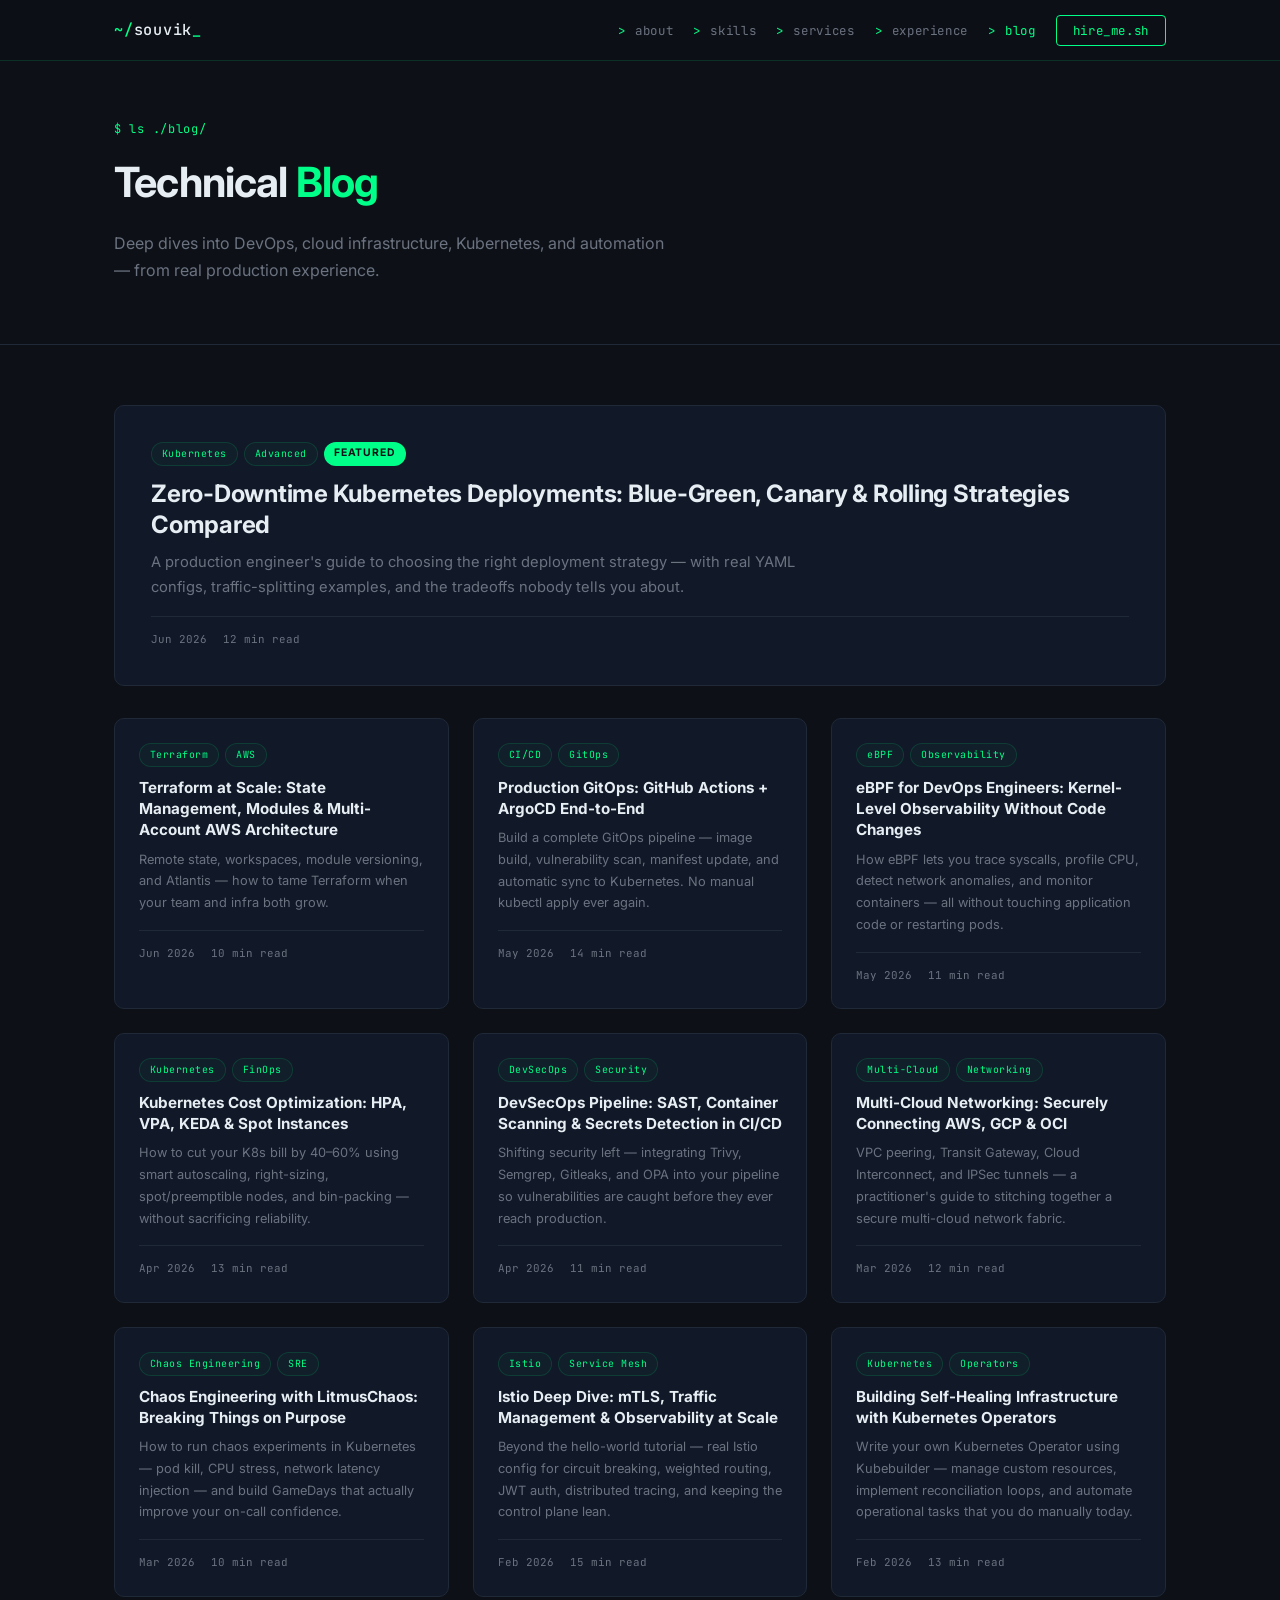
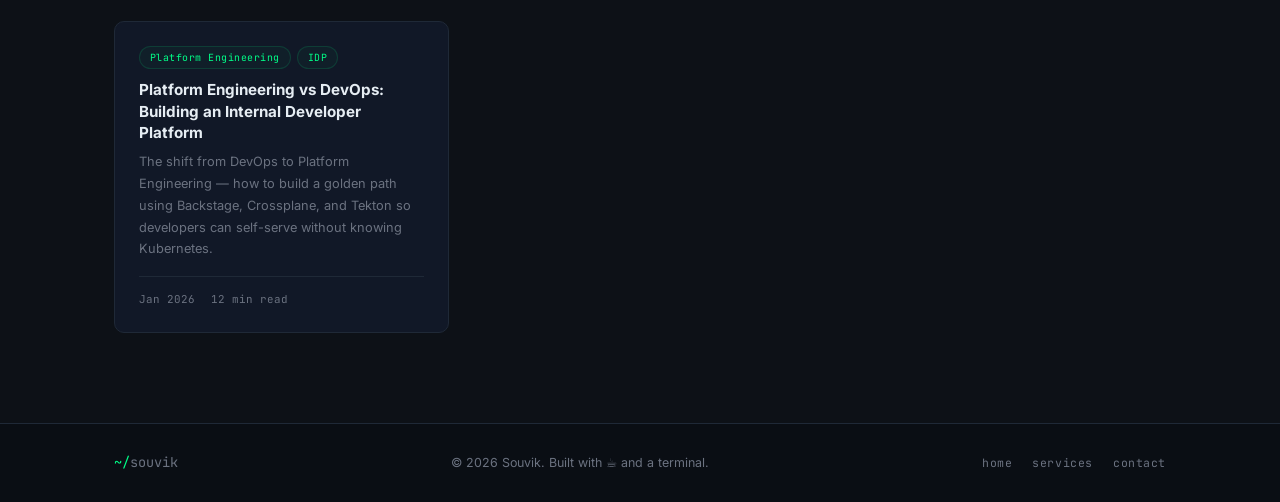
<file: blog/index.html>
<!DOCTYPE html>
<html lang="en">
<head>
  <meta charset="UTF-8" />
  <meta name="viewport" content="width=device-width, initial-scale=1.0" />
  <title>Blog | Souvik — DevOps Engineer</title>
  <link rel="stylesheet" href="../css/style.css" />
  <link rel="stylesheet" href="../css/blog.css" />
  <link rel="preconnect" href="https://fonts.googleapis.com" />
  <link href="https://fonts.googleapis.com/css2?family=JetBrains+Mono:wght@300;400;500;700&family=Inter:wght@300;400;500;600;700&display=swap" rel="stylesheet" />
</head>
<body>

  <nav class="navbar scrolled" id="navbar">
    <div class="nav-inner">
      <div class="nav-logo">
        <a href="../"><span class="prompt">~/</span><span class="nav-name">souvik</span><span class="cursor-blink">_</span></a>
      </div>
      <ul class="nav-links">
        <li><a href="../#about"><span class="prompt-sm">></span> about</a></li>
        <li><a href="../#skills"><span class="prompt-sm">></span> skills</a></li>
        <li><a href="../#services"><span class="prompt-sm">></span> services</a></li>
        <li><a href="../#experience"><span class="prompt-sm">></span> experience</a></li>
        <li><a href="./" class="nav-active"><span class="prompt-sm">></span> blog</a></li>
        <li><a href="../#contact" class="nav-cta">hire_me.sh</a></li>
      </ul>
      <button class="hamburger" id="hamburger" aria-label="Toggle menu">
        <span></span><span></span><span></span>
      </button>
    </div>
  </nav>

  <div class="mobile-menu" id="mobileMenu">
    <ul>
      <li><a href="../#about" class="mob-link"><span class="prompt-sm">></span> about</a></li>
      <li><a href="../#services" class="mob-link"><span class="prompt-sm">></span> services</a></li>
      <li><a href="./" class="mob-link"><span class="prompt-sm">></span> blog</a></li>
      <li><a href="../#contact" class="mob-link"><span class="prompt-sm">></span> contact</a></li>
    </ul>
  </div>

  <section class="blog-hero">
    <div class="container">
      <span class="section-tag">$ ls ./blog/</span>
      <h1>Technical <span class="t-green">Blog</span></h1>
      <p>Deep dives into DevOps, cloud infrastructure, Kubernetes, and automation — from real production experience.</p>
    </div>
  </section>

  <section class="blog-listing">
    <div class="container">

      <!-- Featured -->
      <a href="kubernetes-zero-downtime.html" class="blog-card featured">
        <div class="blog-card-meta">
          <span class="blog-tag">Kubernetes</span>
          <span class="blog-tag">Advanced</span>
          <span class="blog-featured-badge">Featured</span>
        </div>
        <h2>Zero-Downtime Kubernetes Deployments: Blue-Green, Canary & Rolling Strategies Compared</h2>
        <p>A production engineer's guide to choosing the right deployment strategy — with real YAML configs, traffic-splitting examples, and the tradeoffs nobody tells you about.</p>
        <div class="blog-footer">
          <span class="blog-date">Jun 2026</span>
          <span class="blog-read">12 min read</span>
        </div>
      </a>

      <div class="blog-grid">

        <a href="terraform-at-scale.html" class="blog-card">
          <div class="blog-card-meta">
            <span class="blog-tag">Terraform</span>
            <span class="blog-tag">AWS</span>
          </div>
          <h3>Terraform at Scale: State Management, Modules & Multi-Account AWS Architecture</h3>
          <p>Remote state, workspaces, module versioning, and Atlantis — how to tame Terraform when your team and infra both grow.</p>
          <div class="blog-footer">
            <span class="blog-date">Jun 2026</span>
            <span class="blog-read">10 min read</span>
          </div>
        </a>

        <a href="github-actions-argocd.html" class="blog-card">
          <div class="blog-card-meta">
            <span class="blog-tag">CI/CD</span>
            <span class="blog-tag">GitOps</span>
          </div>
          <h3>Production GitOps: GitHub Actions + ArgoCD End-to-End</h3>
          <p>Build a complete GitOps pipeline — image build, vulnerability scan, manifest update, and automatic sync to Kubernetes. No manual kubectl apply ever again.</p>
          <div class="blog-footer">
            <span class="blog-date">May 2026</span>
            <span class="blog-read">14 min read</span>
          </div>
        </a>

        <a href="ebpf-observability.html" class="blog-card">
          <div class="blog-card-meta">
            <span class="blog-tag">eBPF</span>
            <span class="blog-tag">Observability</span>
          </div>
          <h3>eBPF for DevOps Engineers: Kernel-Level Observability Without Code Changes</h3>
          <p>How eBPF lets you trace syscalls, profile CPU, detect network anomalies, and monitor containers — all without touching application code or restarting pods.</p>
          <div class="blog-footer">
            <span class="blog-date">May 2026</span>
            <span class="blog-read">11 min read</span>
          </div>
        </a>

        <a href="k8s-cost-optimization.html" class="blog-card">
          <div class="blog-card-meta">
            <span class="blog-tag">Kubernetes</span>
            <span class="blog-tag">FinOps</span>
          </div>
          <h3>Kubernetes Cost Optimization: HPA, VPA, KEDA & Spot Instances</h3>
          <p>How to cut your K8s bill by 40–60% using smart autoscaling, right-sizing, spot/preemptible nodes, and bin-packing — without sacrificing reliability.</p>
          <div class="blog-footer">
            <span class="blog-date">Apr 2026</span>
            <span class="blog-read">13 min read</span>
          </div>
        </a>

        <a href="devsecops-pipeline.html" class="blog-card">
          <div class="blog-card-meta">
            <span class="blog-tag">DevSecOps</span>
            <span class="blog-tag">Security</span>
          </div>
          <h3>DevSecOps Pipeline: SAST, Container Scanning & Secrets Detection in CI/CD</h3>
          <p>Shifting security left — integrating Trivy, Semgrep, Gitleaks, and OPA into your pipeline so vulnerabilities are caught before they ever reach production.</p>
          <div class="blog-footer">
            <span class="blog-date">Apr 2026</span>
            <span class="blog-read">11 min read</span>
          </div>
        </a>

        <a href="multi-cloud-networking.html" class="blog-card">
          <div class="blog-card-meta">
            <span class="blog-tag">Multi-Cloud</span>
            <span class="blog-tag">Networking</span>
          </div>
          <h3>Multi-Cloud Networking: Securely Connecting AWS, GCP & OCI</h3>
          <p>VPC peering, Transit Gateway, Cloud Interconnect, and IPSec tunnels — a practitioner's guide to stitching together a secure multi-cloud network fabric.</p>
          <div class="blog-footer">
            <span class="blog-date">Mar 2026</span>
            <span class="blog-read">12 min read</span>
          </div>
        </a>

        <a href="chaos-engineering.html" class="blog-card">
          <div class="blog-card-meta">
            <span class="blog-tag">Chaos Engineering</span>
            <span class="blog-tag">SRE</span>
          </div>
          <h3>Chaos Engineering with LitmusChaos: Breaking Things on Purpose</h3>
          <p>How to run chaos experiments in Kubernetes — pod kill, CPU stress, network latency injection — and build GameDays that actually improve your on-call confidence.</p>
          <div class="blog-footer">
            <span class="blog-date">Mar 2026</span>
            <span class="blog-read">10 min read</span>
          </div>
        </a>

        <a href="istio-service-mesh.html" class="blog-card">
          <div class="blog-card-meta">
            <span class="blog-tag">Istio</span>
            <span class="blog-tag">Service Mesh</span>
          </div>
          <h3>Istio Deep Dive: mTLS, Traffic Management & Observability at Scale</h3>
          <p>Beyond the hello-world tutorial — real Istio config for circuit breaking, weighted routing, JWT auth, distributed tracing, and keeping the control plane lean.</p>
          <div class="blog-footer">
            <span class="blog-date">Feb 2026</span>
            <span class="blog-read">15 min read</span>
          </div>
        </a>

        <a href="kubernetes-operators.html" class="blog-card">
          <div class="blog-card-meta">
            <span class="blog-tag">Kubernetes</span>
            <span class="blog-tag">Operators</span>
          </div>
          <h3>Building Self-Healing Infrastructure with Kubernetes Operators</h3>
          <p>Write your own Kubernetes Operator using Kubebuilder — manage custom resources, implement reconciliation loops, and automate operational tasks that you do manually today.</p>
          <div class="blog-footer">
            <span class="blog-date">Feb 2026</span>
            <span class="blog-read">13 min read</span>
          </div>
        </a>

        <a href="platform-engineering.html" class="blog-card">
          <div class="blog-card-meta">
            <span class="blog-tag">Platform Engineering</span>
            <span class="blog-tag">IDP</span>
          </div>
          <h3>Platform Engineering vs DevOps: Building an Internal Developer Platform</h3>
          <p>The shift from DevOps to Platform Engineering — how to build a golden path using Backstage, Crossplane, and Tekton so developers can self-serve without knowing Kubernetes.</p>
          <div class="blog-footer">
            <span class="blog-date">Jan 2026</span>
            <span class="blog-read">12 min read</span>
          </div>
        </a>

      </div>
    </div>
  </section>

  <footer class="footer">
    <div class="container footer-inner">
      <div class="footer-logo">
        <a href="../"><span class="prompt">~/</span><span>souvik</span></a>
      </div>
      <p class="footer-copy">© 2026 Souvik. Built with ☕ and a terminal.</p>
      <div class="footer-links">
        <a href="../">home</a>
        <a href="../#services">services</a>
        <a href="../#contact">contact</a>
      </div>
    </div>
  </footer>

  <script>
    const hamburger = document.getElementById('hamburger');
    const mobileMenu = document.getElementById('mobileMenu');
    hamburger.addEventListener('click', () => mobileMenu.classList.toggle('open'));
    document.querySelectorAll('.mob-link').forEach(l => l.addEventListener('click', () => mobileMenu.classList.remove('open')));
  </script>
</body>
</html>
</file>
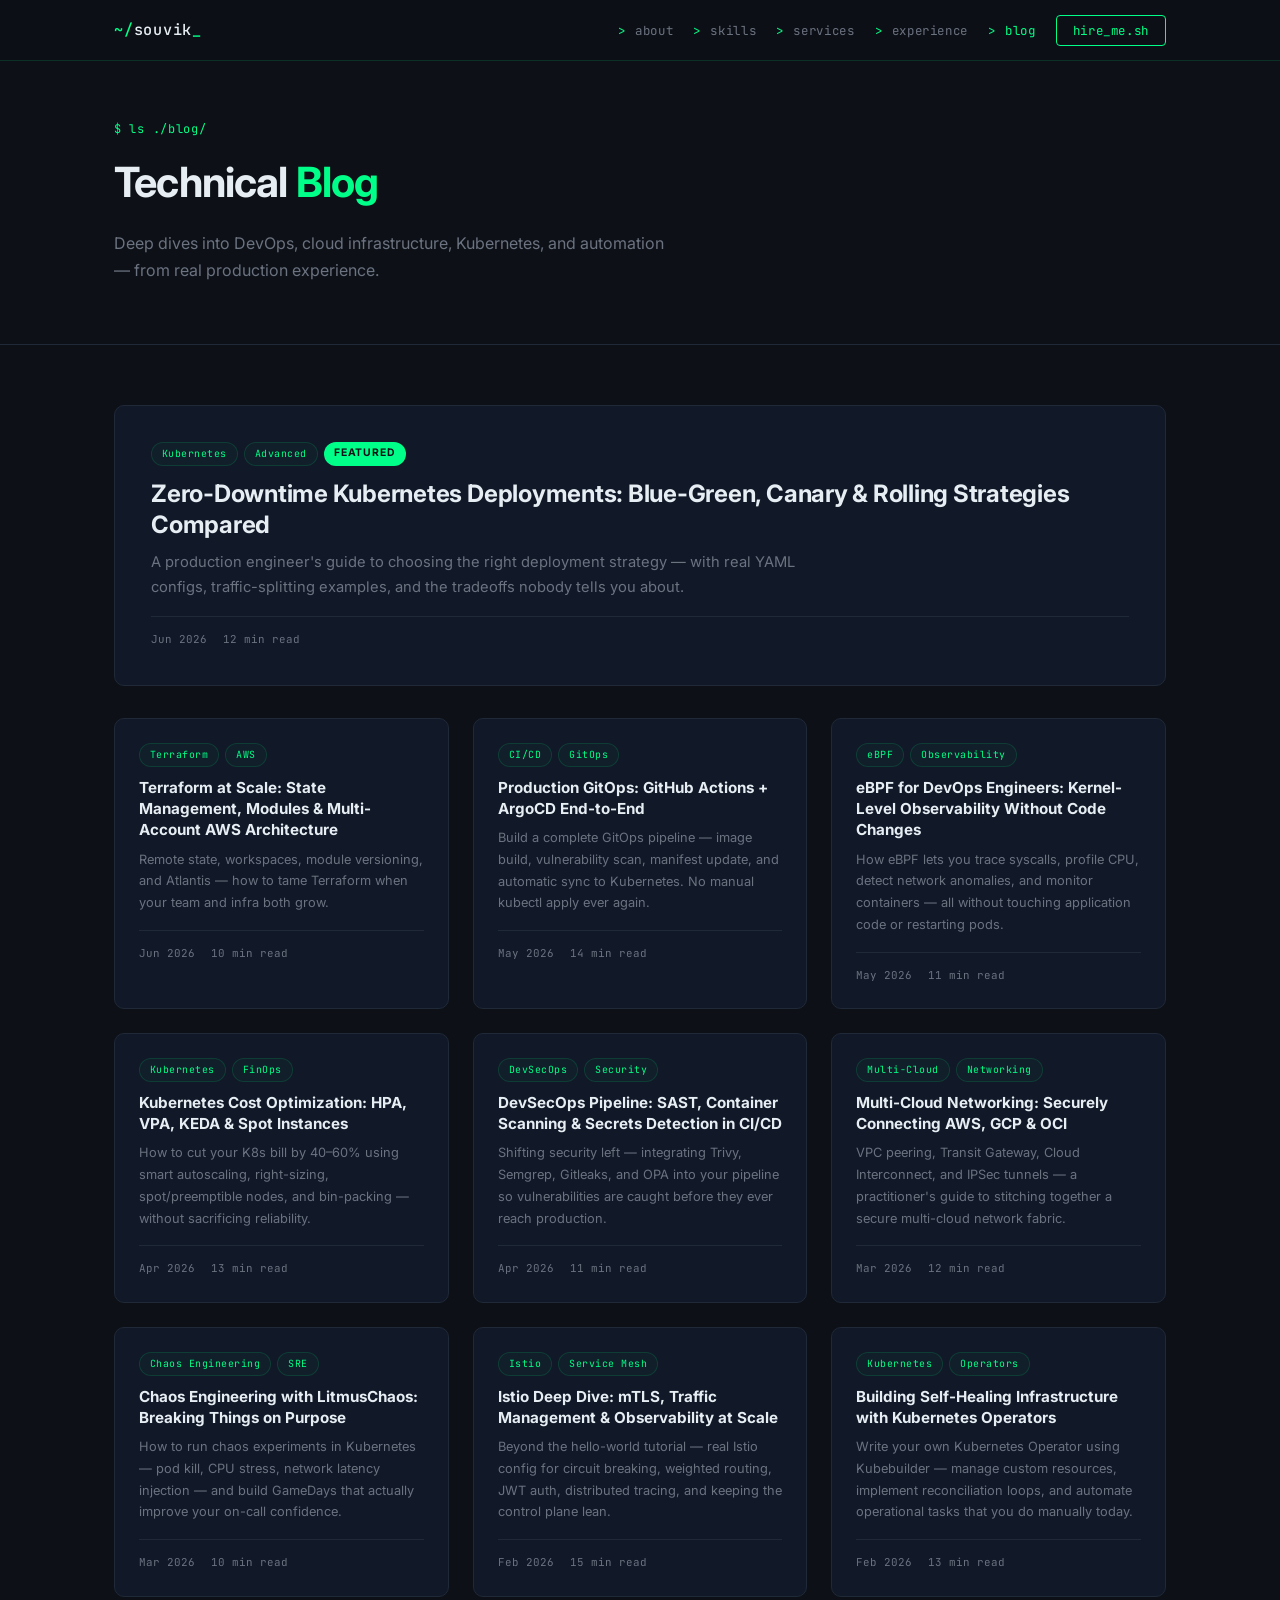
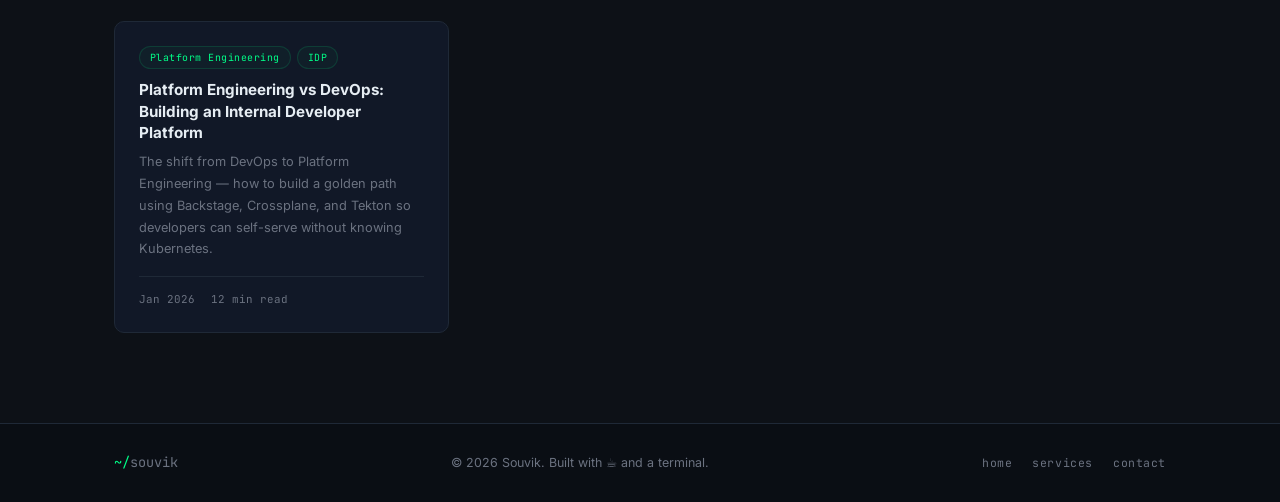
<file: blog.html>
<!DOCTYPE html>
<html lang="en">
<head>
  <meta charset="UTF-8" />
  <meta name="viewport" content="width=device-width, initial-scale=1.0" />
  <title>Blog | Souvik — DevOps Engineer</title>
  <link rel="stylesheet" href="css/style.css" />
  <link rel="stylesheet" href="css/blog.css" />
  <link rel="preconnect" href="https://fonts.googleapis.com" />
  <link href="https://fonts.googleapis.com/css2?family=JetBrains+Mono:wght@300;400;500;700&family=Inter:wght@300;400;500;600;700&display=swap" rel="stylesheet" />
</head>
<body>

  <nav class="navbar scrolled" id="navbar">
    <div class="nav-inner">
      <div class="nav-logo">
        <a href="index.html"><span class="prompt">~/</span><span class="nav-name">souvik</span><span class="cursor-blink">_</span></a>
      </div>
      <ul class="nav-links">
        <li><a href="index.html#about"><span class="prompt-sm">></span> about</a></li>
        <li><a href="index.html#skills"><span class="prompt-sm">></span> skills</a></li>
        <li><a href="index.html#services"><span class="prompt-sm">></span> services</a></li>
        <li><a href="index.html#experience"><span class="prompt-sm">></span> experience</a></li>
        <li><a href="blog.html" class="nav-active"><span class="prompt-sm">></span> blog</a></li>
        <li><a href="index.html#contact" class="nav-cta">hire_me.sh</a></li>
      </ul>
      <button class="hamburger" id="hamburger" aria-label="Toggle menu">
        <span></span><span></span><span></span>
      </button>
    </div>
  </nav>

  <div class="mobile-menu" id="mobileMenu">
    <ul>
      <li><a href="index.html#about" class="mob-link"><span class="prompt-sm">></span> about</a></li>
      <li><a href="index.html#services" class="mob-link"><span class="prompt-sm">></span> services</a></li>
      <li><a href="blog.html" class="mob-link"><span class="prompt-sm">></span> blog</a></li>
      <li><a href="index.html#contact" class="mob-link"><span class="prompt-sm">></span> contact</a></li>
    </ul>
  </div>

  <section class="blog-hero">
    <div class="container">
      <span class="section-tag">$ ls ./blog/</span>
      <h1>Technical <span class="t-green">Blog</span></h1>
      <p>Deep dives into DevOps, cloud infrastructure, Kubernetes, and automation — from real production experience.</p>
    </div>
  </section>

  <section class="blog-listing">
    <div class="container">

      <!-- Featured -->
      <a href="blog/kubernetes-zero-downtime.html" class="blog-card featured">
        <div class="blog-card-meta">
          <span class="blog-tag">Kubernetes</span>
          <span class="blog-tag">Advanced</span>
          <span class="blog-featured-badge">Featured</span>
        </div>
        <h2>Zero-Downtime Kubernetes Deployments: Blue-Green, Canary & Rolling Strategies Compared</h2>
        <p>A production engineer's guide to choosing the right deployment strategy — with real YAML configs, traffic-splitting examples, and the tradeoffs nobody tells you about.</p>
        <div class="blog-footer">
          <span class="blog-date">Jun 2026</span>
          <span class="blog-read">12 min read</span>
        </div>
      </a>

      <div class="blog-grid">

        <a href="blog/terraform-at-scale.html" class="blog-card">
          <div class="blog-card-meta">
            <span class="blog-tag">Terraform</span>
            <span class="blog-tag">AWS</span>
          </div>
          <h3>Terraform at Scale: State Management, Modules & Multi-Account AWS Architecture</h3>
          <p>Remote state, workspaces, module versioning, and Atlantis — how to tame Terraform when your team and infra both grow.</p>
          <div class="blog-footer">
            <span class="blog-date">Jun 2026</span>
            <span class="blog-read">10 min read</span>
          </div>
        </a>

        <a href="blog/github-actions-argocd.html" class="blog-card">
          <div class="blog-card-meta">
            <span class="blog-tag">CI/CD</span>
            <span class="blog-tag">GitOps</span>
          </div>
          <h3>Production GitOps: GitHub Actions + ArgoCD End-to-End</h3>
          <p>Build a complete GitOps pipeline — image build, vulnerability scan, manifest update, and automatic sync to Kubernetes. No manual kubectl apply ever again.</p>
          <div class="blog-footer">
            <span class="blog-date">May 2026</span>
            <span class="blog-read">14 min read</span>
          </div>
        </a>

        <a href="blog/ebpf-observability.html" class="blog-card">
          <div class="blog-card-meta">
            <span class="blog-tag">eBPF</span>
            <span class="blog-tag">Observability</span>
          </div>
          <h3>eBPF for DevOps Engineers: Kernel-Level Observability Without Code Changes</h3>
          <p>How eBPF lets you trace syscalls, profile CPU, detect network anomalies, and monitor containers — all without touching application code or restarting pods.</p>
          <div class="blog-footer">
            <span class="blog-date">May 2026</span>
            <span class="blog-read">11 min read</span>
          </div>
        </a>

        <a href="blog/k8s-cost-optimization.html" class="blog-card">
          <div class="blog-card-meta">
            <span class="blog-tag">Kubernetes</span>
            <span class="blog-tag">FinOps</span>
          </div>
          <h3>Kubernetes Cost Optimization: HPA, VPA, KEDA & Spot Instances</h3>
          <p>How to cut your K8s bill by 40–60% using smart autoscaling, right-sizing, spot/preemptible nodes, and bin-packing — without sacrificing reliability.</p>
          <div class="blog-footer">
            <span class="blog-date">Apr 2026</span>
            <span class="blog-read">13 min read</span>
          </div>
        </a>

        <a href="blog/devsecops-pipeline.html" class="blog-card">
          <div class="blog-card-meta">
            <span class="blog-tag">DevSecOps</span>
            <span class="blog-tag">Security</span>
          </div>
          <h3>DevSecOps Pipeline: SAST, Container Scanning & Secrets Detection in CI/CD</h3>
          <p>Shifting security left — integrating Trivy, Semgrep, Gitleaks, and OPA into your pipeline so vulnerabilities are caught before they ever reach production.</p>
          <div class="blog-footer">
            <span class="blog-date">Apr 2026</span>
            <span class="blog-read">11 min read</span>
          </div>
        </a>

        <a href="blog/multi-cloud-networking.html" class="blog-card">
          <div class="blog-card-meta">
            <span class="blog-tag">Multi-Cloud</span>
            <span class="blog-tag">Networking</span>
          </div>
          <h3>Multi-Cloud Networking: Securely Connecting AWS, GCP & OCI</h3>
          <p>VPC peering, Transit Gateway, Cloud Interconnect, and IPSec tunnels — a practitioner's guide to stitching together a secure multi-cloud network fabric.</p>
          <div class="blog-footer">
            <span class="blog-date">Mar 2026</span>
            <span class="blog-read">12 min read</span>
          </div>
        </a>

        <a href="blog/chaos-engineering.html" class="blog-card">
          <div class="blog-card-meta">
            <span class="blog-tag">Chaos Engineering</span>
            <span class="blog-tag">SRE</span>
          </div>
          <h3>Chaos Engineering with LitmusChaos: Breaking Things on Purpose</h3>
          <p>How to run chaos experiments in Kubernetes — pod kill, CPU stress, network latency injection — and build GameDays that actually improve your on-call confidence.</p>
          <div class="blog-footer">
            <span class="blog-date">Mar 2026</span>
            <span class="blog-read">10 min read</span>
          </div>
        </a>

        <a href="blog/istio-service-mesh.html" class="blog-card">
          <div class="blog-card-meta">
            <span class="blog-tag">Istio</span>
            <span class="blog-tag">Service Mesh</span>
          </div>
          <h3>Istio Deep Dive: mTLS, Traffic Management & Observability at Scale</h3>
          <p>Beyond the hello-world tutorial — real Istio config for circuit breaking, weighted routing, JWT auth, distributed tracing, and keeping the control plane lean.</p>
          <div class="blog-footer">
            <span class="blog-date">Feb 2026</span>
            <span class="blog-read">15 min read</span>
          </div>
        </a>

        <a href="blog/kubernetes-operators.html" class="blog-card">
          <div class="blog-card-meta">
            <span class="blog-tag">Kubernetes</span>
            <span class="blog-tag">Operators</span>
          </div>
          <h3>Building Self-Healing Infrastructure with Kubernetes Operators</h3>
          <p>Write your own Kubernetes Operator using Kubebuilder — manage custom resources, implement reconciliation loops, and automate operational tasks that you do manually today.</p>
          <div class="blog-footer">
            <span class="blog-date">Feb 2026</span>
            <span class="blog-read">13 min read</span>
          </div>
        </a>

        <a href="blog/platform-engineering.html" class="blog-card">
          <div class="blog-card-meta">
            <span class="blog-tag">Platform Engineering</span>
            <span class="blog-tag">IDP</span>
          </div>
          <h3>Platform Engineering vs DevOps: Building an Internal Developer Platform</h3>
          <p>The shift from DevOps to Platform Engineering — how to build a golden path using Backstage, Crossplane, and Tekton so developers can self-serve without knowing Kubernetes.</p>
          <div class="blog-footer">
            <span class="blog-date">Jan 2026</span>
            <span class="blog-read">12 min read</span>
          </div>
        </a>

      </div>
    </div>
  </section>

  <footer class="footer">
    <div class="container footer-inner">
      <div class="footer-logo">
        <a href="index.html"><span class="prompt">~/</span><span>souvik</span></a>
      </div>
      <p class="footer-copy">© 2026 Souvik. Built with ☕ and a terminal.</p>
      <div class="footer-links">
        <a href="index.html">home</a>
        <a href="index.html#services">services</a>
        <a href="index.html#contact">contact</a>
      </div>
    </div>
  </footer>

  <script>
    const hamburger = document.getElementById('hamburger');
    const mobileMenu = document.getElementById('mobileMenu');
    hamburger.addEventListener('click', () => mobileMenu.classList.toggle('open'));
    document.querySelectorAll('.mob-link').forEach(l => l.addEventListener('click', () => mobileMenu.classList.remove('open')));
  </script>
</body>
</html>
</file>
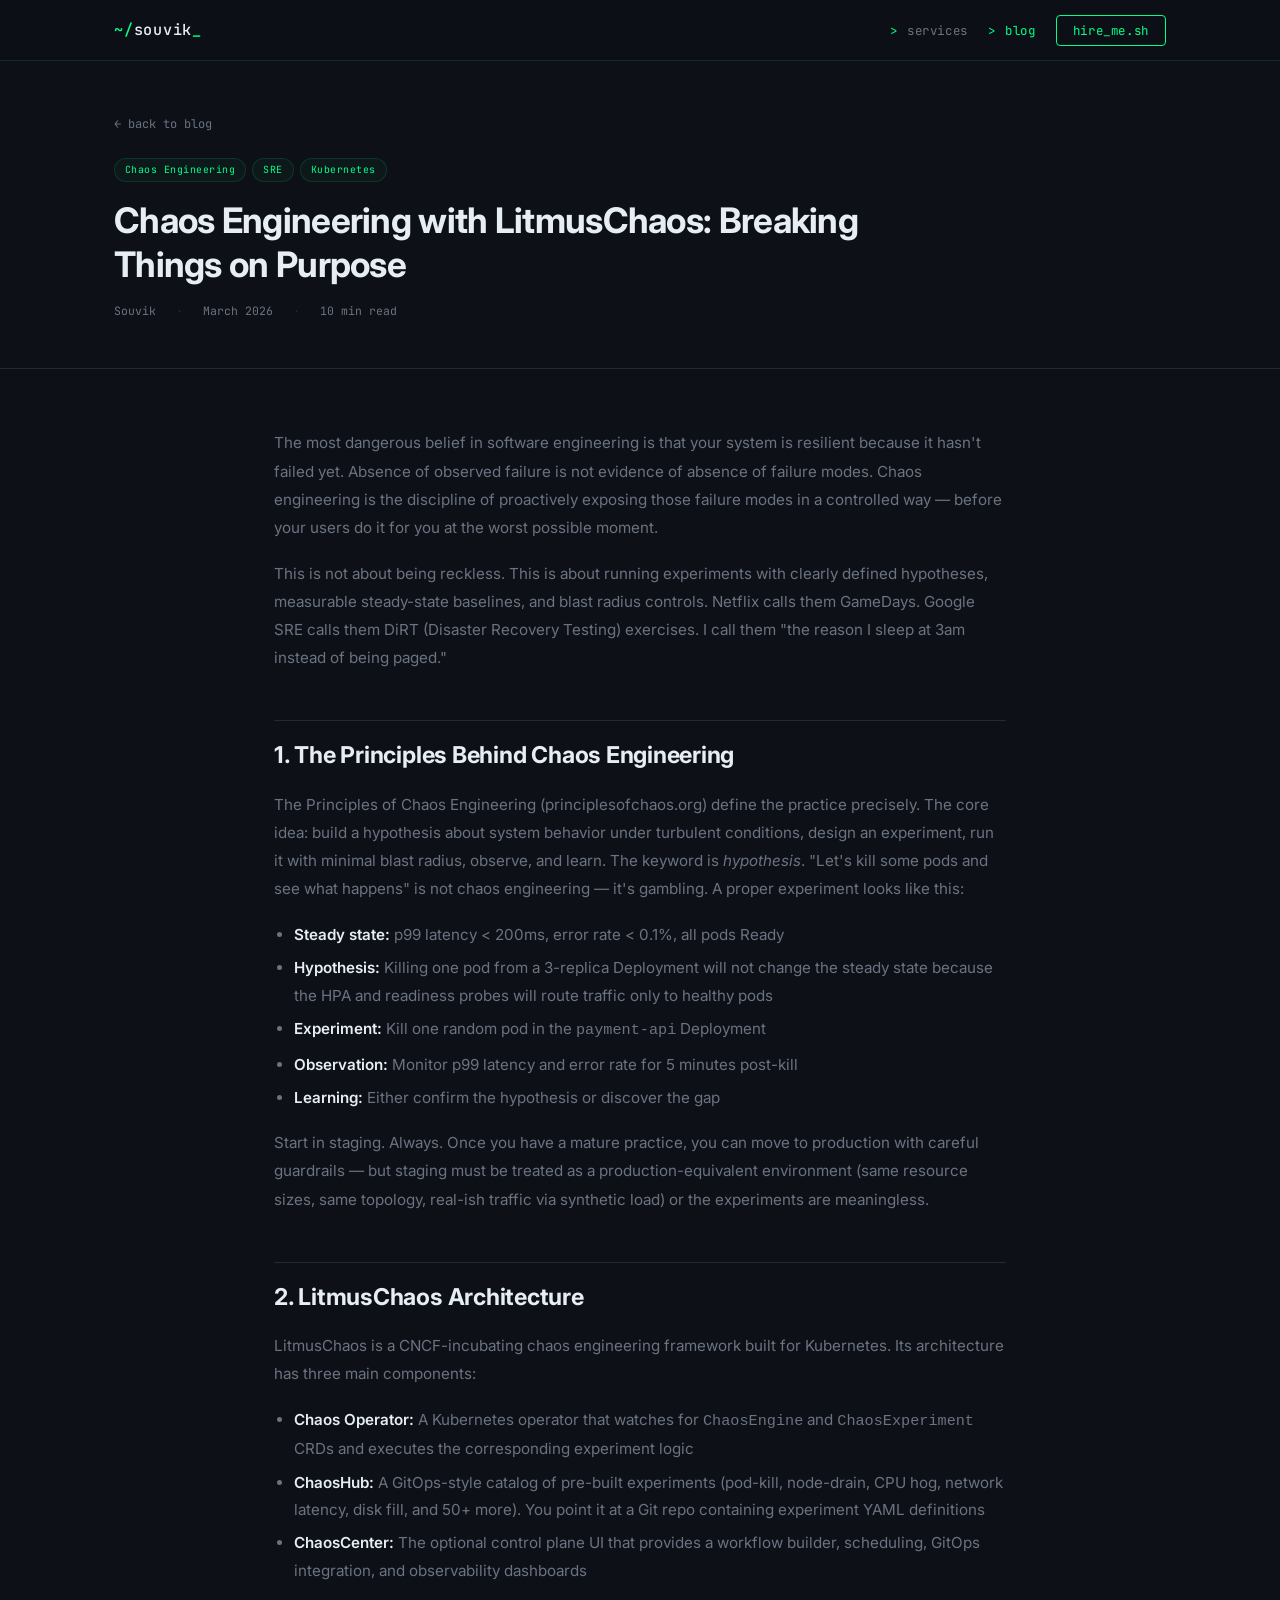
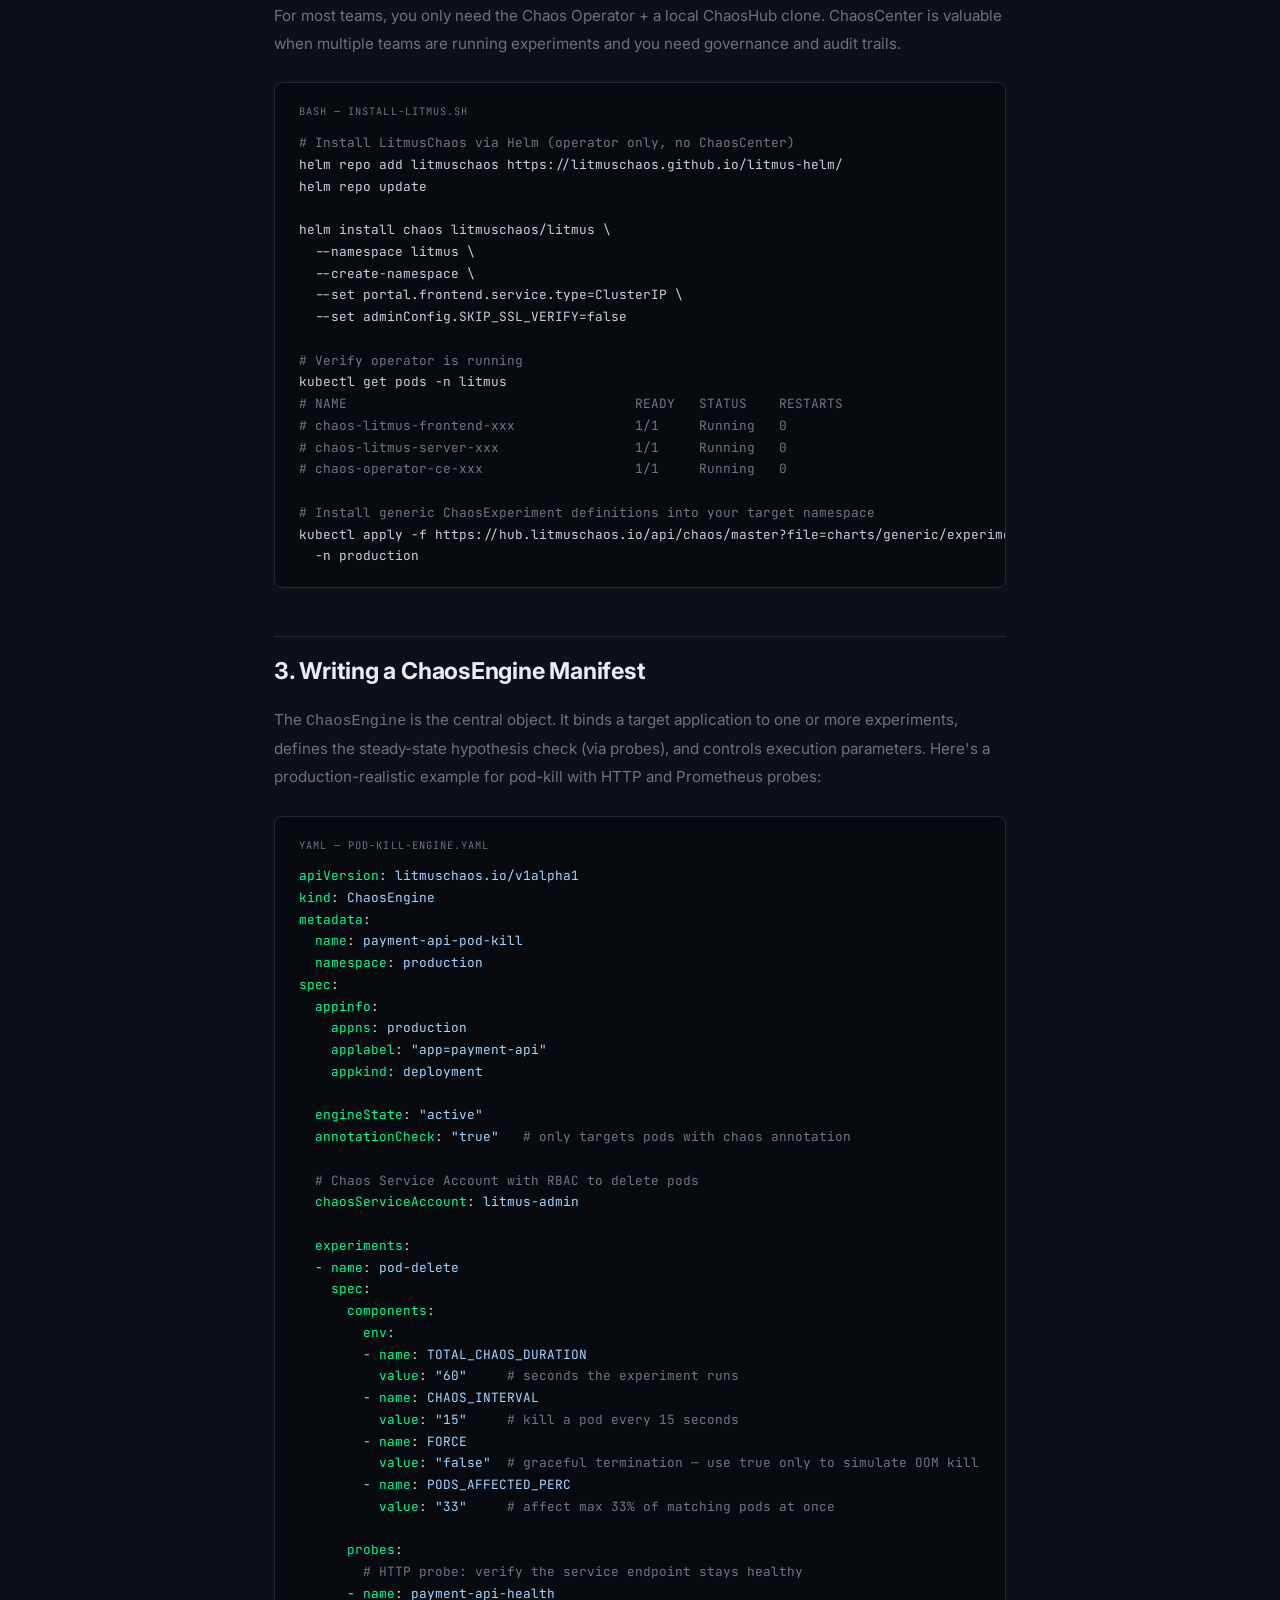
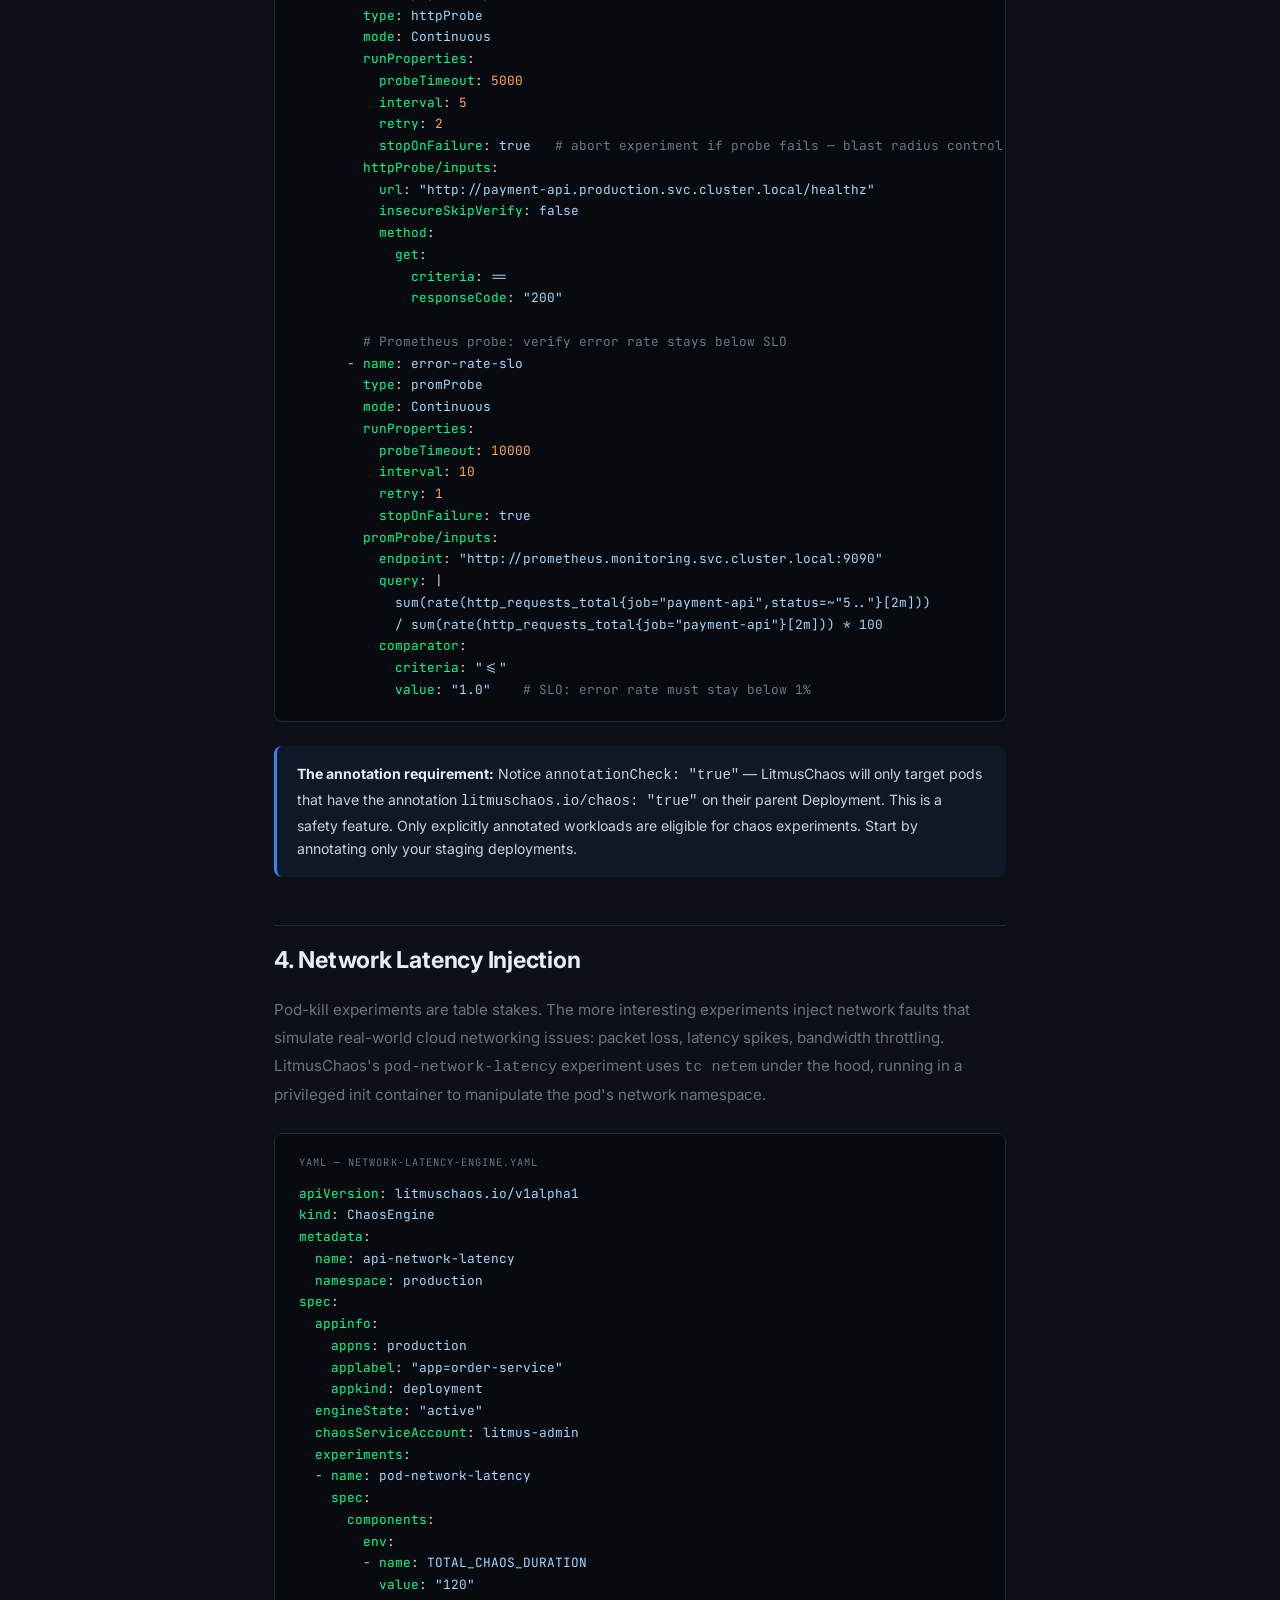
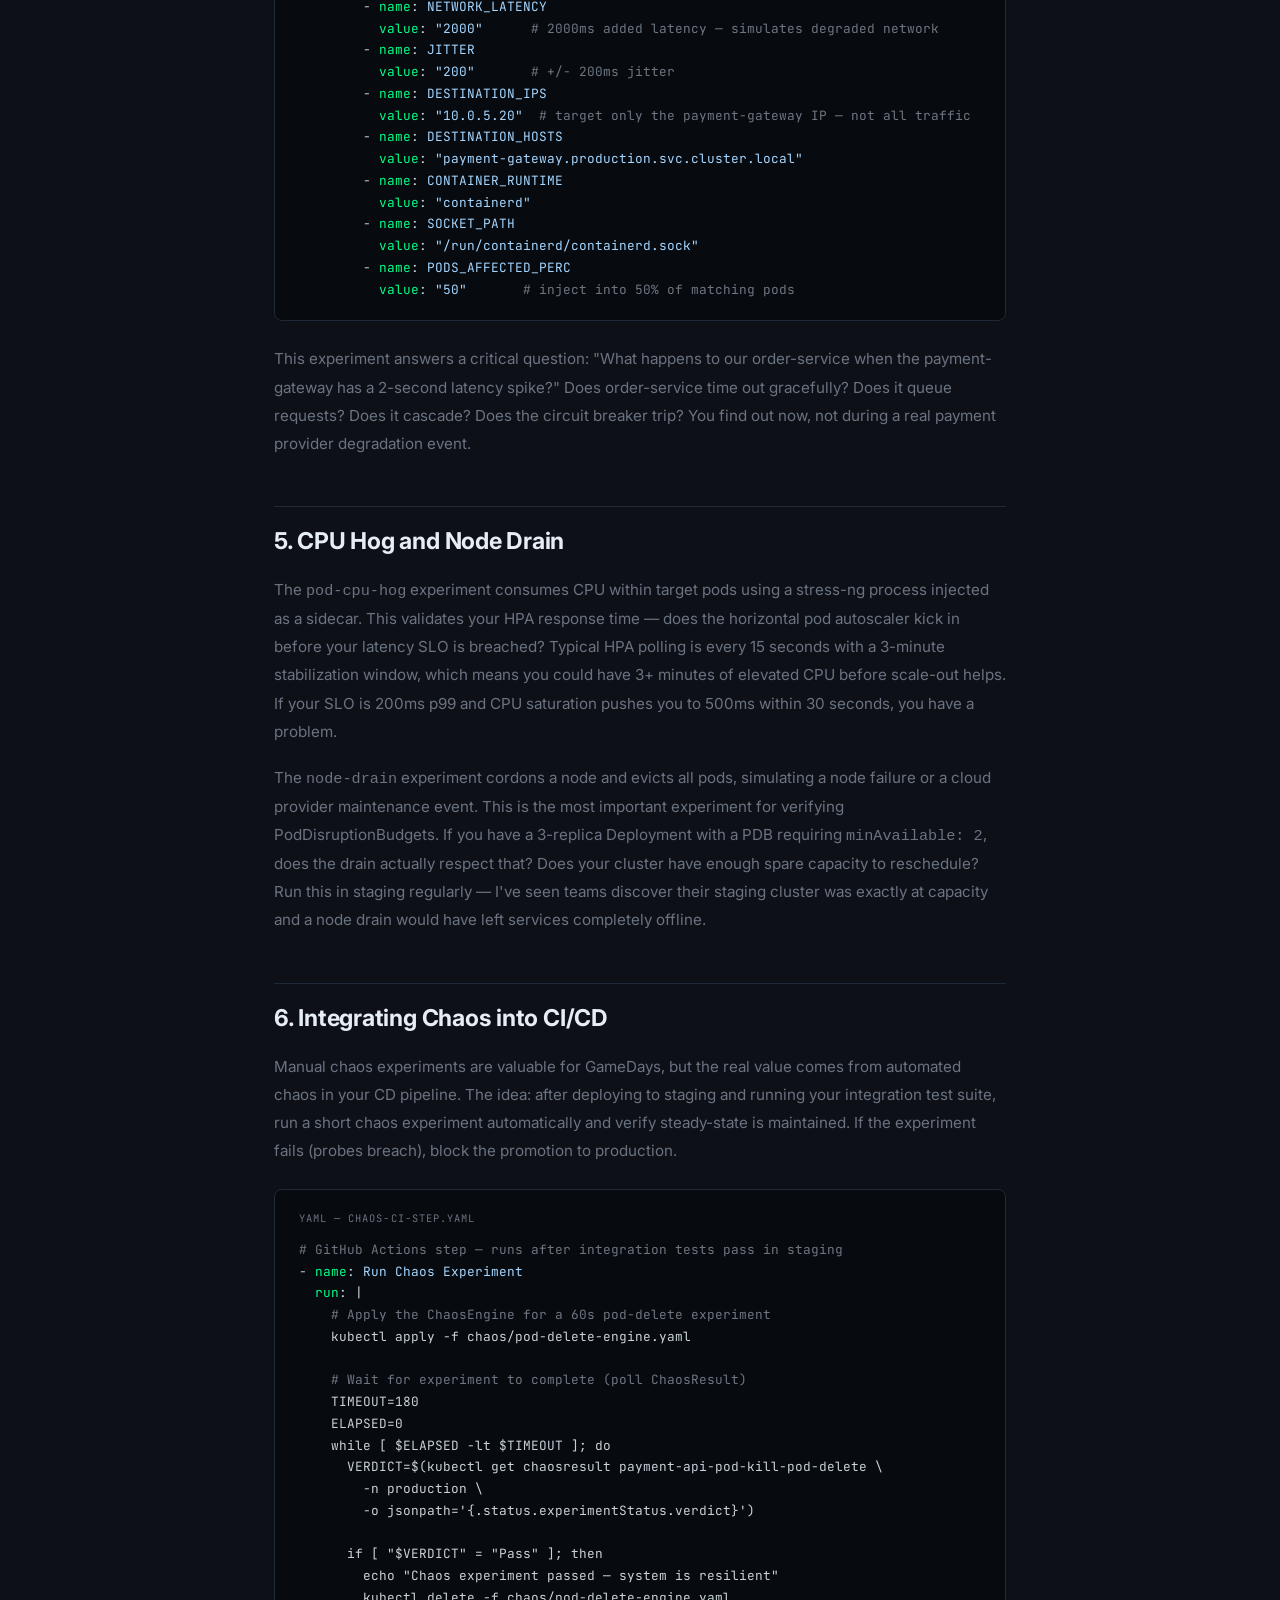
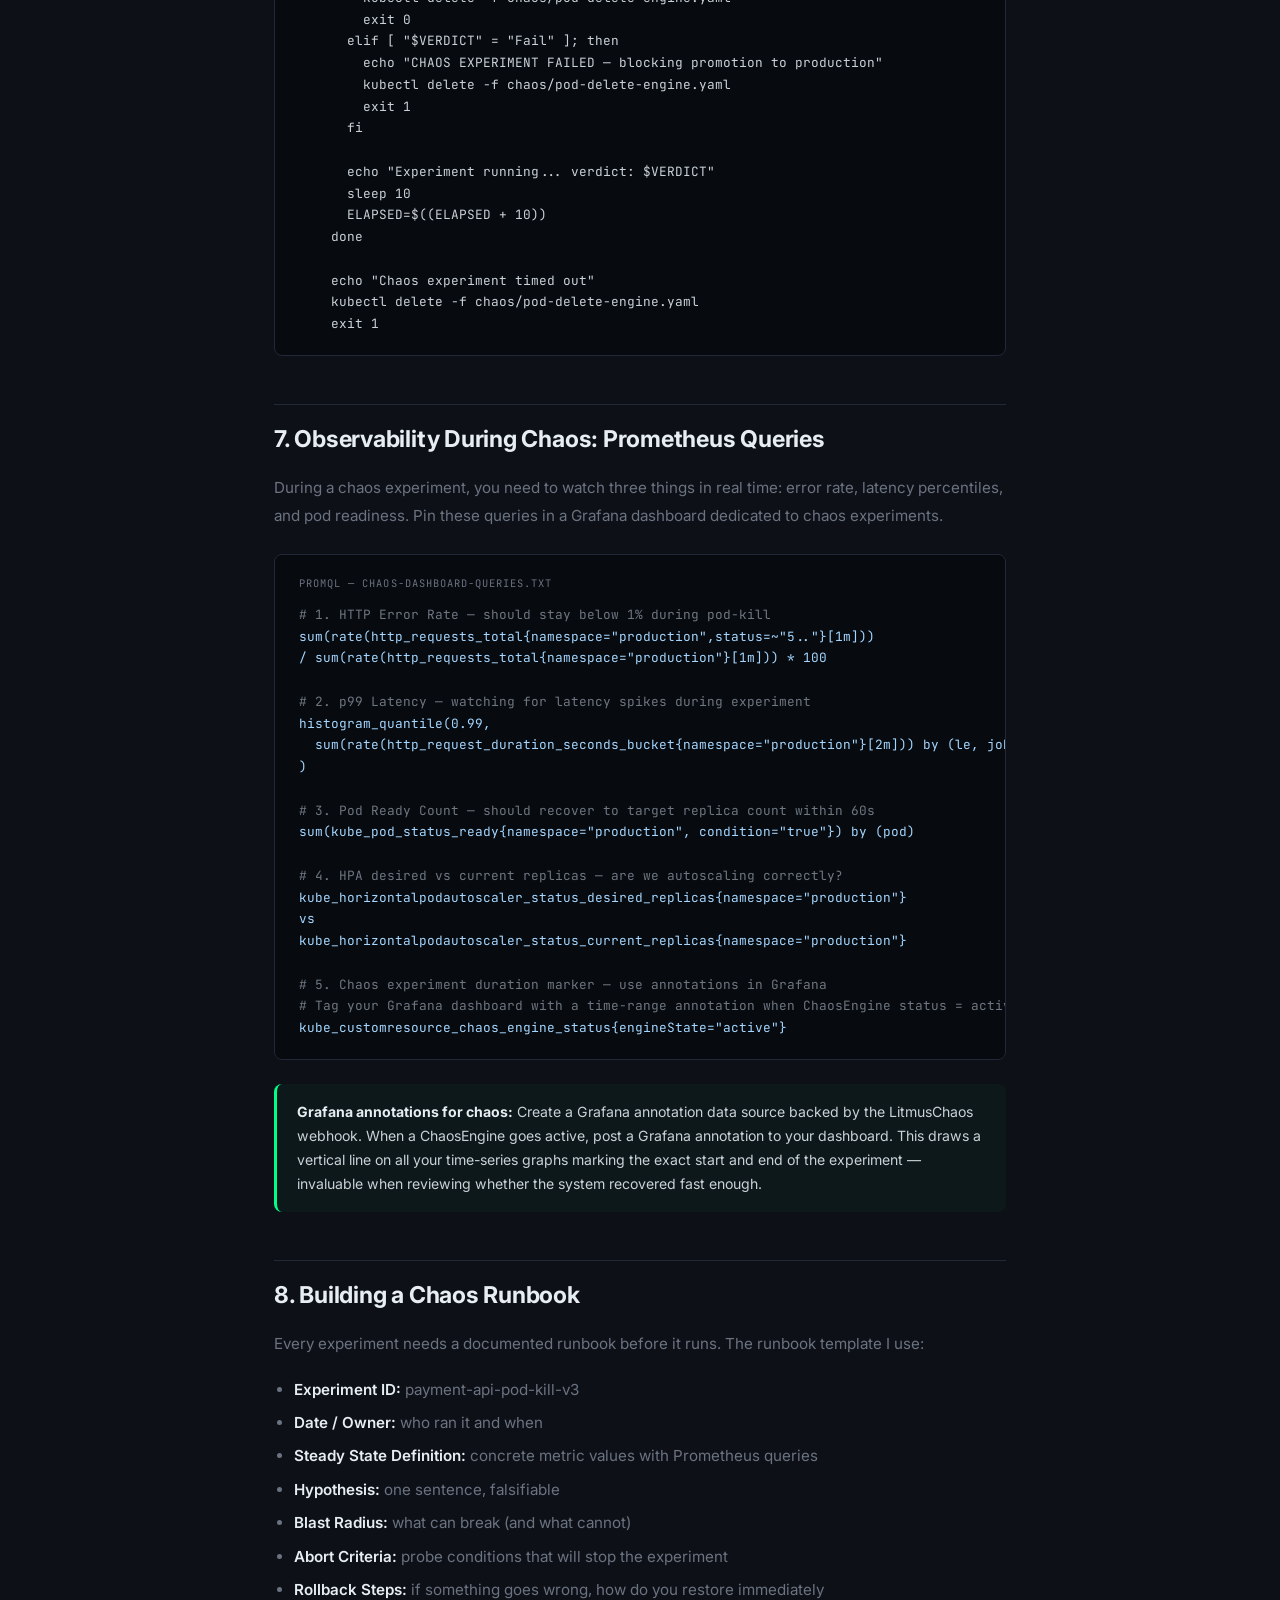
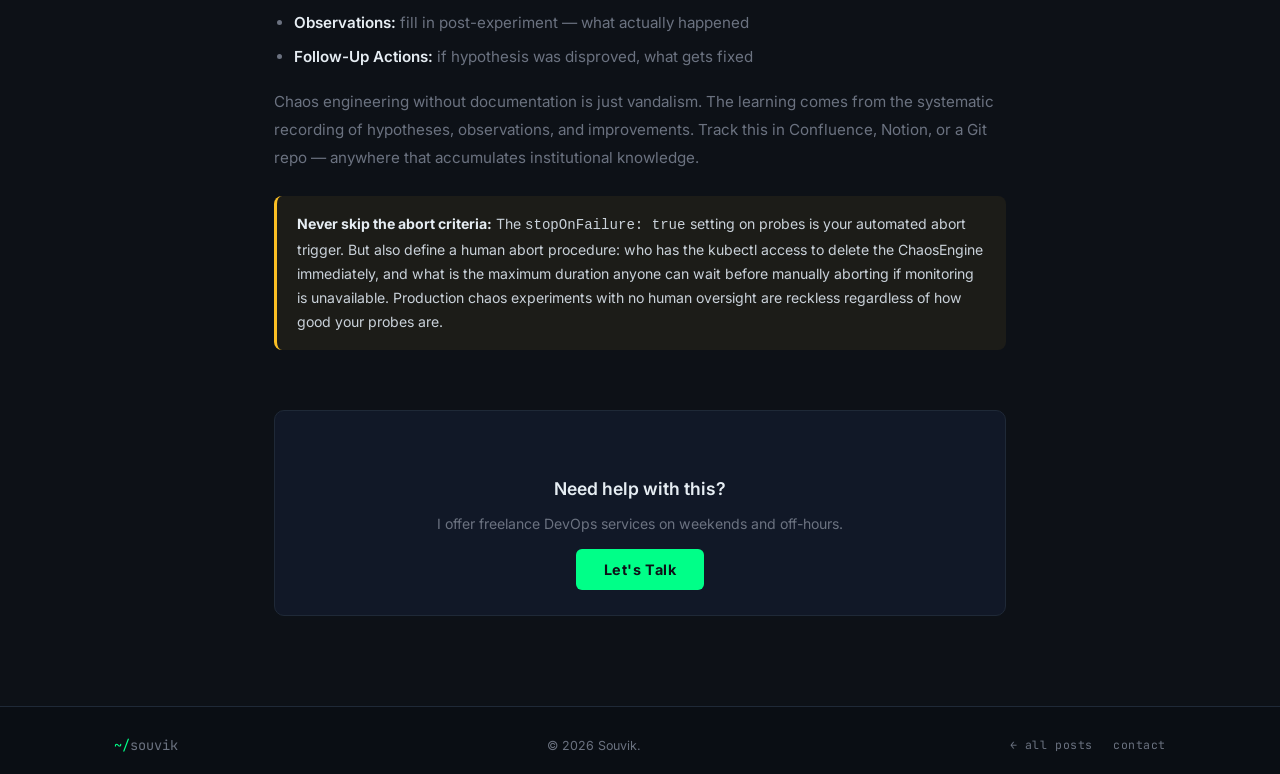
<file: blog/chaos-engineering.html>
<!DOCTYPE html>
<html lang="en">
<head>
  <meta charset="UTF-8" />
  <meta name="viewport" content="width=device-width, initial-scale=1.0" />
  <title>Chaos Engineering with LitmusChaos: Breaking Things on Purpose | Souvik</title>
  <link rel="stylesheet" href="../css/style.css" />
  <link rel="stylesheet" href="../css/blog.css" />
  <link href="https://fonts.googleapis.com/css2?family=JetBrains+Mono:wght@300;400;500;700&family=Inter:wght@300;400;500;600;700&display=swap" rel="stylesheet" />
</head>
<body>
  <nav class="navbar scrolled">
    <div class="nav-inner">
      <div class="nav-logo"><a href="../"><span class="prompt">~/</span><span class="nav-name">souvik</span><span class="cursor-blink">_</span></a></div>
      <ul class="nav-links">
        <li><a href="../#services"><span class="prompt-sm">></span> services</a></li>
        <li><a href="./" class="nav-active"><span class="prompt-sm">></span> blog</a></li>
        <li><a href="../#contact" class="nav-cta">hire_me.sh</a></li>
      </ul>
    </div>
  </nav>

  <section class="post-hero">
    <div class="container">
      <a href="./" class="post-back">&larr; back to blog</a>
      <div class="post-tags">
        <span class="blog-tag">Chaos Engineering</span>
        <span class="blog-tag">SRE</span>
        <span class="blog-tag">Kubernetes</span>
      </div>
      <h1>Chaos Engineering with LitmusChaos: Breaking Things on Purpose</h1>
      <div class="post-meta">
        <span>Souvik</span><span class="dot-sep">&middot;</span>
        <span>March 2026</span><span class="dot-sep">&middot;</span>
        <span>10 min read</span>
      </div>
    </div>
  </section>

  <section class="post-body">
    <div class="container">

      <p>The most dangerous belief in software engineering is that your system is resilient because it hasn't failed yet. Absence of observed failure is not evidence of absence of failure modes. Chaos engineering is the discipline of proactively exposing those failure modes in a controlled way — before your users do it for you at the worst possible moment.</p>

      <p>This is not about being reckless. This is about running experiments with clearly defined hypotheses, measurable steady-state baselines, and blast radius controls. Netflix calls them GameDays. Google SRE calls them DiRT (Disaster Recovery Testing) exercises. I call them "the reason I sleep at 3am instead of being paged."</p>

      <h2>1. The Principles Behind Chaos Engineering</h2>

      <p>The Principles of Chaos Engineering (principlesofchaos.org) define the practice precisely. The core idea: build a hypothesis about system behavior under turbulent conditions, design an experiment, run it with minimal blast radius, observe, and learn. The keyword is <em>hypothesis</em>. "Let's kill some pods and see what happens" is not chaos engineering — it's gambling. A proper experiment looks like this:</p>

      <ul>
        <li><strong>Steady state:</strong> p99 latency &lt; 200ms, error rate &lt; 0.1%, all pods Ready</li>
        <li><strong>Hypothesis:</strong> Killing one pod from a 3-replica Deployment will not change the steady state because the HPA and readiness probes will route traffic only to healthy pods</li>
        <li><strong>Experiment:</strong> Kill one random pod in the <code>payment-api</code> Deployment</li>
        <li><strong>Observation:</strong> Monitor p99 latency and error rate for 5 minutes post-kill</li>
        <li><strong>Learning:</strong> Either confirm the hypothesis or discover the gap</li>
      </ul>

      <p>Start in staging. Always. Once you have a mature practice, you can move to production with careful guardrails — but staging must be treated as a production-equivalent environment (same resource sizes, same topology, real-ish traffic via synthetic load) or the experiments are meaningless.</p>

      <h2>2. LitmusChaos Architecture</h2>

      <p>LitmusChaos is a CNCF-incubating chaos engineering framework built for Kubernetes. Its architecture has three main components:</p>

      <ul>
        <li><strong>Chaos Operator:</strong> A Kubernetes operator that watches for <code>ChaosEngine</code> and <code>ChaosExperiment</code> CRDs and executes the corresponding experiment logic</li>
        <li><strong>ChaosHub:</strong> A GitOps-style catalog of pre-built experiments (pod-kill, node-drain, CPU hog, network latency, disk fill, and 50+ more). You point it at a Git repo containing experiment YAML definitions</li>
        <li><strong>ChaosCenter:</strong> The optional control plane UI that provides a workflow builder, scheduling, GitOps integration, and observability dashboards</li>
      </ul>

      <p>For most teams, you only need the Chaos Operator + a local ChaosHub clone. ChaosCenter is valuable when multiple teams are running experiments and you need governance and audit trails.</p>

      <div class="code-block">
        <span class="code-lang">bash — install-litmus.sh</span>
        <pre><span class="cc"># Install LitmusChaos via Helm (operator only, no ChaosCenter)</span>
helm repo add litmuschaos https://litmuschaos.github.io/litmus-helm/
helm repo update

helm install chaos litmuschaos/litmus \
  --namespace litmus \
  --create-namespace \
  --set portal.frontend.service.type=ClusterIP \
  --set adminConfig.SKIP_SSL_VERIFY=false

<span class="cc"># Verify operator is running</span>
kubectl get pods -n litmus
<span class="cc"># NAME                                    READY   STATUS    RESTARTS</span>
<span class="cc"># chaos-litmus-frontend-xxx               1/1     Running   0</span>
<span class="cc"># chaos-litmus-server-xxx                 1/1     Running   0</span>
<span class="cc"># chaos-operator-ce-xxx                   1/1     Running   0</span>

<span class="cc"># Install generic ChaosExperiment definitions into your target namespace</span>
kubectl apply -f https://hub.litmuschaos.io/api/chaos/master?file=charts/generic/experiments.yaml \
  -n production</pre>
      </div>

      <h2>3. Writing a ChaosEngine Manifest</h2>

      <p>The <code>ChaosEngine</code> is the central object. It binds a target application to one or more experiments, defines the steady-state hypothesis check (via probes), and controls execution parameters. Here's a production-realistic example for pod-kill with HTTP and Prometheus probes:</p>

      <div class="code-block">
        <span class="code-lang">yaml — pod-kill-engine.yaml</span>
        <pre><span class="cn">apiVersion</span>: <span class="cs">litmuschaos.io/v1alpha1</span>
<span class="cn">kind</span>: <span class="cs">ChaosEngine</span>
<span class="cn">metadata</span>:
  <span class="cn">name</span>: <span class="cs">payment-api-pod-kill</span>
  <span class="cn">namespace</span>: <span class="cs">production</span>
<span class="cn">spec</span>:
  <span class="cn">appinfo</span>:
    <span class="cn">appns</span>: <span class="cs">production</span>
    <span class="cn">applabel</span>: <span class="cs">"app=payment-api"</span>
    <span class="cn">appkind</span>: <span class="cs">deployment</span>

  <span class="cn">engineState</span>: <span class="cs">"active"</span>
  <span class="cn">annotationCheck</span>: <span class="cs">"true"</span>   <span class="cc"># only targets pods with chaos annotation</span>

  <span class="cc"># Chaos Service Account with RBAC to delete pods</span>
  <span class="cn">chaosServiceAccount</span>: <span class="cs">litmus-admin</span>

  <span class="cn">experiments</span>:
  - <span class="cn">name</span>: <span class="cs">pod-delete</span>
    <span class="cn">spec</span>:
      <span class="cn">components</span>:
        <span class="cn">env</span>:
        - <span class="cn">name</span>: <span class="cs">TOTAL_CHAOS_DURATION</span>
          <span class="cn">value</span>: <span class="cs">"60"</span>     <span class="cc"># seconds the experiment runs</span>
        - <span class="cn">name</span>: <span class="cs">CHAOS_INTERVAL</span>
          <span class="cn">value</span>: <span class="cs">"15"</span>     <span class="cc"># kill a pod every 15 seconds</span>
        - <span class="cn">name</span>: <span class="cs">FORCE</span>
          <span class="cn">value</span>: <span class="cs">"false"</span>  <span class="cc"># graceful termination — use true only to simulate OOM kill</span>
        - <span class="cn">name</span>: <span class="cs">PODS_AFFECTED_PERC</span>
          <span class="cn">value</span>: <span class="cs">"33"</span>     <span class="cc"># affect max 33% of matching pods at once</span>

      <span class="cn">probes</span>:
      <span class="cc">  # HTTP probe: verify the service endpoint stays healthy</span>
      - <span class="cn">name</span>: <span class="cs">payment-api-health</span>
        <span class="cn">type</span>: <span class="cs">httpProbe</span>
        <span class="cn">mode</span>: <span class="cs">Continuous</span>
        <span class="cn">runProperties</span>:
          <span class="cn">probeTimeout</span>: <span class="cv">5000</span>
          <span class="cn">interval</span>: <span class="cv">5</span>
          <span class="cn">retry</span>: <span class="cv">2</span>
          <span class="cn">stopOnFailure</span>: <span class="cs">true</span>   <span class="cc"># abort experiment if probe fails — blast radius control</span>
        <span class="cn">httpProbe/inputs</span>:
          <span class="cn">url</span>: <span class="cs">"http://payment-api.production.svc.cluster.local/healthz"</span>
          <span class="cn">insecureSkipVerify</span>: <span class="cs">false</span>
          <span class="cn">method</span>:
            <span class="cn">get</span>:
              <span class="cn">criteria</span>: <span class="cs">==</span>
              <span class="cn">responseCode</span>: <span class="cs">"200"</span>

      <span class="cc">  # Prometheus probe: verify error rate stays below SLO</span>
      - <span class="cn">name</span>: <span class="cs">error-rate-slo</span>
        <span class="cn">type</span>: <span class="cs">promProbe</span>
        <span class="cn">mode</span>: <span class="cs">Continuous</span>
        <span class="cn">runProperties</span>:
          <span class="cn">probeTimeout</span>: <span class="cv">10000</span>
          <span class="cn">interval</span>: <span class="cv">10</span>
          <span class="cn">retry</span>: <span class="cv">1</span>
          <span class="cn">stopOnFailure</span>: <span class="cs">true</span>
        <span class="cn">promProbe/inputs</span>:
          <span class="cn">endpoint</span>: <span class="cs">"http://prometheus.monitoring.svc.cluster.local:9090"</span>
          <span class="cn">query</span>: |
            <span class="cs">sum(rate(http_requests_total{job="payment-api",status=~"5.."}[2m]))</span>
            <span class="cs">/ sum(rate(http_requests_total{job="payment-api"}[2m])) * 100</span>
          <span class="cn">comparator</span>:
            <span class="cn">criteria</span>: <span class="cs">"&lt;="</span>
            <span class="cn">value</span>: <span class="cs">"1.0"</span>    <span class="cc"># SLO: error rate must stay below 1%</span></pre>
      </div>

      <div class="callout info"><strong>The annotation requirement:</strong> Notice <code>annotationCheck: "true"</code> — LitmusChaos will only target pods that have the annotation <code>litmuschaos.io/chaos: "true"</code> on their parent Deployment. This is a safety feature. Only explicitly annotated workloads are eligible for chaos experiments. Start by annotating only your staging deployments.</div>

      <h2>4. Network Latency Injection</h2>

      <p>Pod-kill experiments are table stakes. The more interesting experiments inject network faults that simulate real-world cloud networking issues: packet loss, latency spikes, bandwidth throttling. LitmusChaos's <code>pod-network-latency</code> experiment uses <code>tc netem</code> under the hood, running in a privileged init container to manipulate the pod's network namespace.</p>

      <div class="code-block">
        <span class="code-lang">yaml — network-latency-engine.yaml</span>
        <pre><span class="cn">apiVersion</span>: <span class="cs">litmuschaos.io/v1alpha1</span>
<span class="cn">kind</span>: <span class="cs">ChaosEngine</span>
<span class="cn">metadata</span>:
  <span class="cn">name</span>: <span class="cs">api-network-latency</span>
  <span class="cn">namespace</span>: <span class="cs">production</span>
<span class="cn">spec</span>:
  <span class="cn">appinfo</span>:
    <span class="cn">appns</span>: <span class="cs">production</span>
    <span class="cn">applabel</span>: <span class="cs">"app=order-service"</span>
    <span class="cn">appkind</span>: <span class="cs">deployment</span>
  <span class="cn">engineState</span>: <span class="cs">"active"</span>
  <span class="cn">chaosServiceAccount</span>: <span class="cs">litmus-admin</span>
  <span class="cn">experiments</span>:
  - <span class="cn">name</span>: <span class="cs">pod-network-latency</span>
    <span class="cn">spec</span>:
      <span class="cn">components</span>:
        <span class="cn">env</span>:
        - <span class="cn">name</span>: <span class="cs">TOTAL_CHAOS_DURATION</span>
          <span class="cn">value</span>: <span class="cs">"120"</span>
        - <span class="cn">name</span>: <span class="cs">NETWORK_LATENCY</span>
          <span class="cn">value</span>: <span class="cs">"2000"</span>      <span class="cc"># 2000ms added latency — simulates degraded network</span>
        - <span class="cn">name</span>: <span class="cs">JITTER</span>
          <span class="cn">value</span>: <span class="cs">"200"</span>       <span class="cc"># +/- 200ms jitter</span>
        - <span class="cn">name</span>: <span class="cs">DESTINATION_IPS</span>
          <span class="cn">value</span>: <span class="cs">"10.0.5.20"</span>  <span class="cc"># target only the payment-gateway IP — not all traffic</span>
        - <span class="cn">name</span>: <span class="cs">DESTINATION_HOSTS</span>
          <span class="cn">value</span>: <span class="cs">"payment-gateway.production.svc.cluster.local"</span>
        - <span class="cn">name</span>: <span class="cs">CONTAINER_RUNTIME</span>
          <span class="cn">value</span>: <span class="cs">"containerd"</span>
        - <span class="cn">name</span>: <span class="cs">SOCKET_PATH</span>
          <span class="cn">value</span>: <span class="cs">"/run/containerd/containerd.sock"</span>
        - <span class="cn">name</span>: <span class="cs">PODS_AFFECTED_PERC</span>
          <span class="cn">value</span>: <span class="cs">"50"</span>       <span class="cc"># inject into 50% of matching pods</span></pre>
      </div>

      <p>This experiment answers a critical question: "What happens to our order-service when the payment-gateway has a 2-second latency spike?" Does order-service time out gracefully? Does it queue requests? Does it cascade? Does the circuit breaker trip? You find out now, not during a real payment provider degradation event.</p>

      <h2>5. CPU Hog and Node Drain</h2>

      <p>The <code>pod-cpu-hog</code> experiment consumes CPU within target pods using a stress-ng process injected as a sidecar. This validates your HPA response time — does the horizontal pod autoscaler kick in before your latency SLO is breached? Typical HPA polling is every 15 seconds with a 3-minute stabilization window, which means you could have 3+ minutes of elevated CPU before scale-out helps. If your SLO is 200ms p99 and CPU saturation pushes you to 500ms within 30 seconds, you have a problem.</p>

      <p>The <code>node-drain</code> experiment cordons a node and evicts all pods, simulating a node failure or a cloud provider maintenance event. This is the most important experiment for verifying PodDisruptionBudgets. If you have a 3-replica Deployment with a PDB requiring <code>minAvailable: 2</code>, does the drain actually respect that? Does your cluster have enough spare capacity to reschedule? Run this in staging regularly — I've seen teams discover their staging cluster was exactly at capacity and a node drain would have left services completely offline.</p>

      <h2>6. Integrating Chaos into CI/CD</h2>

      <p>Manual chaos experiments are valuable for GameDays, but the real value comes from automated chaos in your CD pipeline. The idea: after deploying to staging and running your integration test suite, run a short chaos experiment automatically and verify steady-state is maintained. If the experiment fails (probes breach), block the promotion to production.</p>

      <div class="code-block">
        <span class="code-lang">yaml — chaos-ci-step.yaml</span>
        <pre><span class="cc"># GitHub Actions step — runs after integration tests pass in staging</span>
- <span class="cn">name</span>: <span class="cs">Run Chaos Experiment</span>
  <span class="cn">run</span>: |
    <span class="cc"># Apply the ChaosEngine for a 60s pod-delete experiment</span>
    kubectl apply -f chaos/pod-delete-engine.yaml

    <span class="cc"># Wait for experiment to complete (poll ChaosResult)</span>
    TIMEOUT=180
    ELAPSED=0
    while [ $ELAPSED -lt $TIMEOUT ]; do
      VERDICT=$(kubectl get chaosresult payment-api-pod-kill-pod-delete \
        -n production \
        -o jsonpath='{.status.experimentStatus.verdict}')

      if [ "$VERDICT" = "Pass" ]; then
        echo "Chaos experiment passed — system is resilient"
        kubectl delete -f chaos/pod-delete-engine.yaml
        exit 0
      elif [ "$VERDICT" = "Fail" ]; then
        echo "CHAOS EXPERIMENT FAILED — blocking promotion to production"
        kubectl delete -f chaos/pod-delete-engine.yaml
        exit 1
      fi

      echo "Experiment running... verdict: $VERDICT"
      sleep 10
      ELAPSED=$((ELAPSED + 10))
    done

    echo "Chaos experiment timed out"
    kubectl delete -f chaos/pod-delete-engine.yaml
    exit 1</pre>
      </div>

      <h2>7. Observability During Chaos: Prometheus Queries</h2>

      <p>During a chaos experiment, you need to watch three things in real time: error rate, latency percentiles, and pod readiness. Pin these queries in a Grafana dashboard dedicated to chaos experiments.</p>

      <div class="code-block">
        <span class="code-lang">promql — chaos-dashboard-queries.txt</span>
        <pre><span class="cc"># 1. HTTP Error Rate — should stay below 1% during pod-kill</span>
<span class="cs">sum(rate(http_requests_total{namespace="production",status=~"5.."}[1m]))</span>
<span class="cs">/ sum(rate(http_requests_total{namespace="production"}[1m])) * 100</span>

<span class="cc"># 2. p99 Latency — watching for latency spikes during experiment</span>
<span class="cs">histogram_quantile(0.99,</span>
<span class="cs">  sum(rate(http_request_duration_seconds_bucket{namespace="production"}[2m])) by (le, job)</span>
<span class="cs">)</span>

<span class="cc"># 3. Pod Ready Count — should recover to target replica count within 60s</span>
<span class="cs">sum(kube_pod_status_ready{namespace="production", condition="true"}) by (pod)</span>

<span class="cc"># 4. HPA desired vs current replicas — are we autoscaling correctly?</span>
<span class="cs">kube_horizontalpodautoscaler_status_desired_replicas{namespace="production"}</span>
<span class="cs">vs</span>
<span class="cs">kube_horizontalpodautoscaler_status_current_replicas{namespace="production"}</span>

<span class="cc"># 5. Chaos experiment duration marker — use annotations in Grafana</span>
<span class="cc"># Tag your Grafana dashboard with a time-range annotation when ChaosEngine status = active</span>
<span class="cs">kube_customresource_chaos_engine_status{engineState="active"}</span></pre>
      </div>

      <div class="callout tip"><strong>Grafana annotations for chaos:</strong> Create a Grafana annotation data source backed by the LitmusChaos webhook. When a ChaosEngine goes active, post a Grafana annotation to your dashboard. This draws a vertical line on all your time-series graphs marking the exact start and end of the experiment — invaluable when reviewing whether the system recovered fast enough.</div>

      <h2>8. Building a Chaos Runbook</h2>

      <p>Every experiment needs a documented runbook before it runs. The runbook template I use:</p>

      <ul>
        <li><strong>Experiment ID:</strong> payment-api-pod-kill-v3</li>
        <li><strong>Date / Owner:</strong> who ran it and when</li>
        <li><strong>Steady State Definition:</strong> concrete metric values with Prometheus queries</li>
        <li><strong>Hypothesis:</strong> one sentence, falsifiable</li>
        <li><strong>Blast Radius:</strong> what can break (and what cannot)</li>
        <li><strong>Abort Criteria:</strong> probe conditions that will stop the experiment</li>
        <li><strong>Rollback Steps:</strong> if something goes wrong, how do you restore immediately</li>
        <li><strong>Observations:</strong> fill in post-experiment — what actually happened</li>
        <li><strong>Follow-Up Actions:</strong> if hypothesis was disproved, what gets fixed</li>
      </ul>

      <p>Chaos engineering without documentation is just vandalism. The learning comes from the systematic recording of hypotheses, observations, and improvements. Track this in Confluence, Notion, or a Git repo — anywhere that accumulates institutional knowledge.</p>

      <div class="callout warn"><strong>Never skip the abort criteria:</strong> The <code>stopOnFailure: true</code> setting on probes is your automated abort trigger. But also define a human abort procedure: who has the kubectl access to delete the ChaosEngine immediately, and what is the maximum duration anyone can wait before manually aborting if monitoring is unavailable. Production chaos experiments with no human oversight are reckless regardless of how good your probes are.</div>

      <div class="post-cta">
        <h3>Need help with this?</h3>
        <p>I offer freelance DevOps services on weekends and off-hours.</p>
        <a href="../#contact" class="btn-primary">Let's Talk</a>
      </div>

    </div>
  </section>

  <footer class="footer">
    <div class="container footer-inner">
      <div class="footer-logo"><a href="../"><span class="prompt">~/</span><span>souvik</span></a></div>
      <p class="footer-copy">&copy; 2026 Souvik.</p>
      <div class="footer-links"><a href="./">&larr; all posts</a><a href="../#contact">contact</a></div>
    </div>
  </footer>
</body>
</html>
</file>
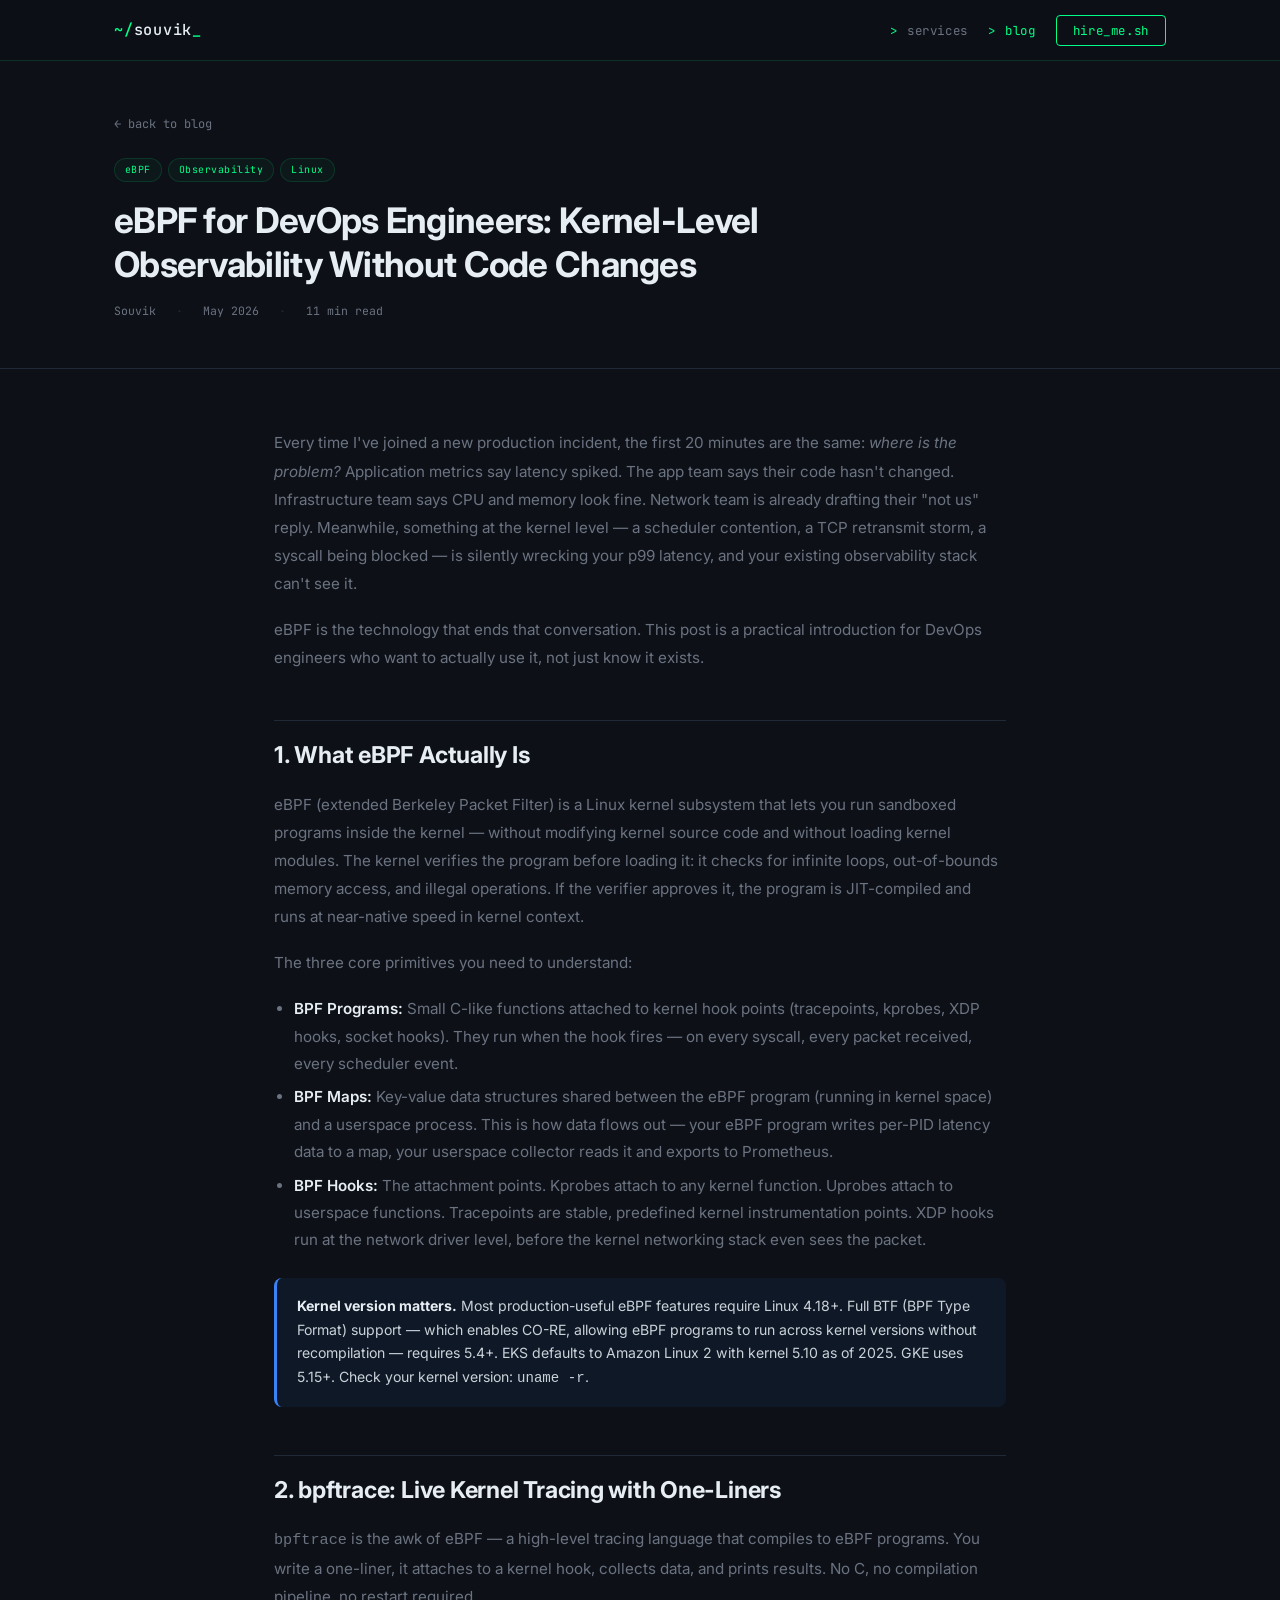
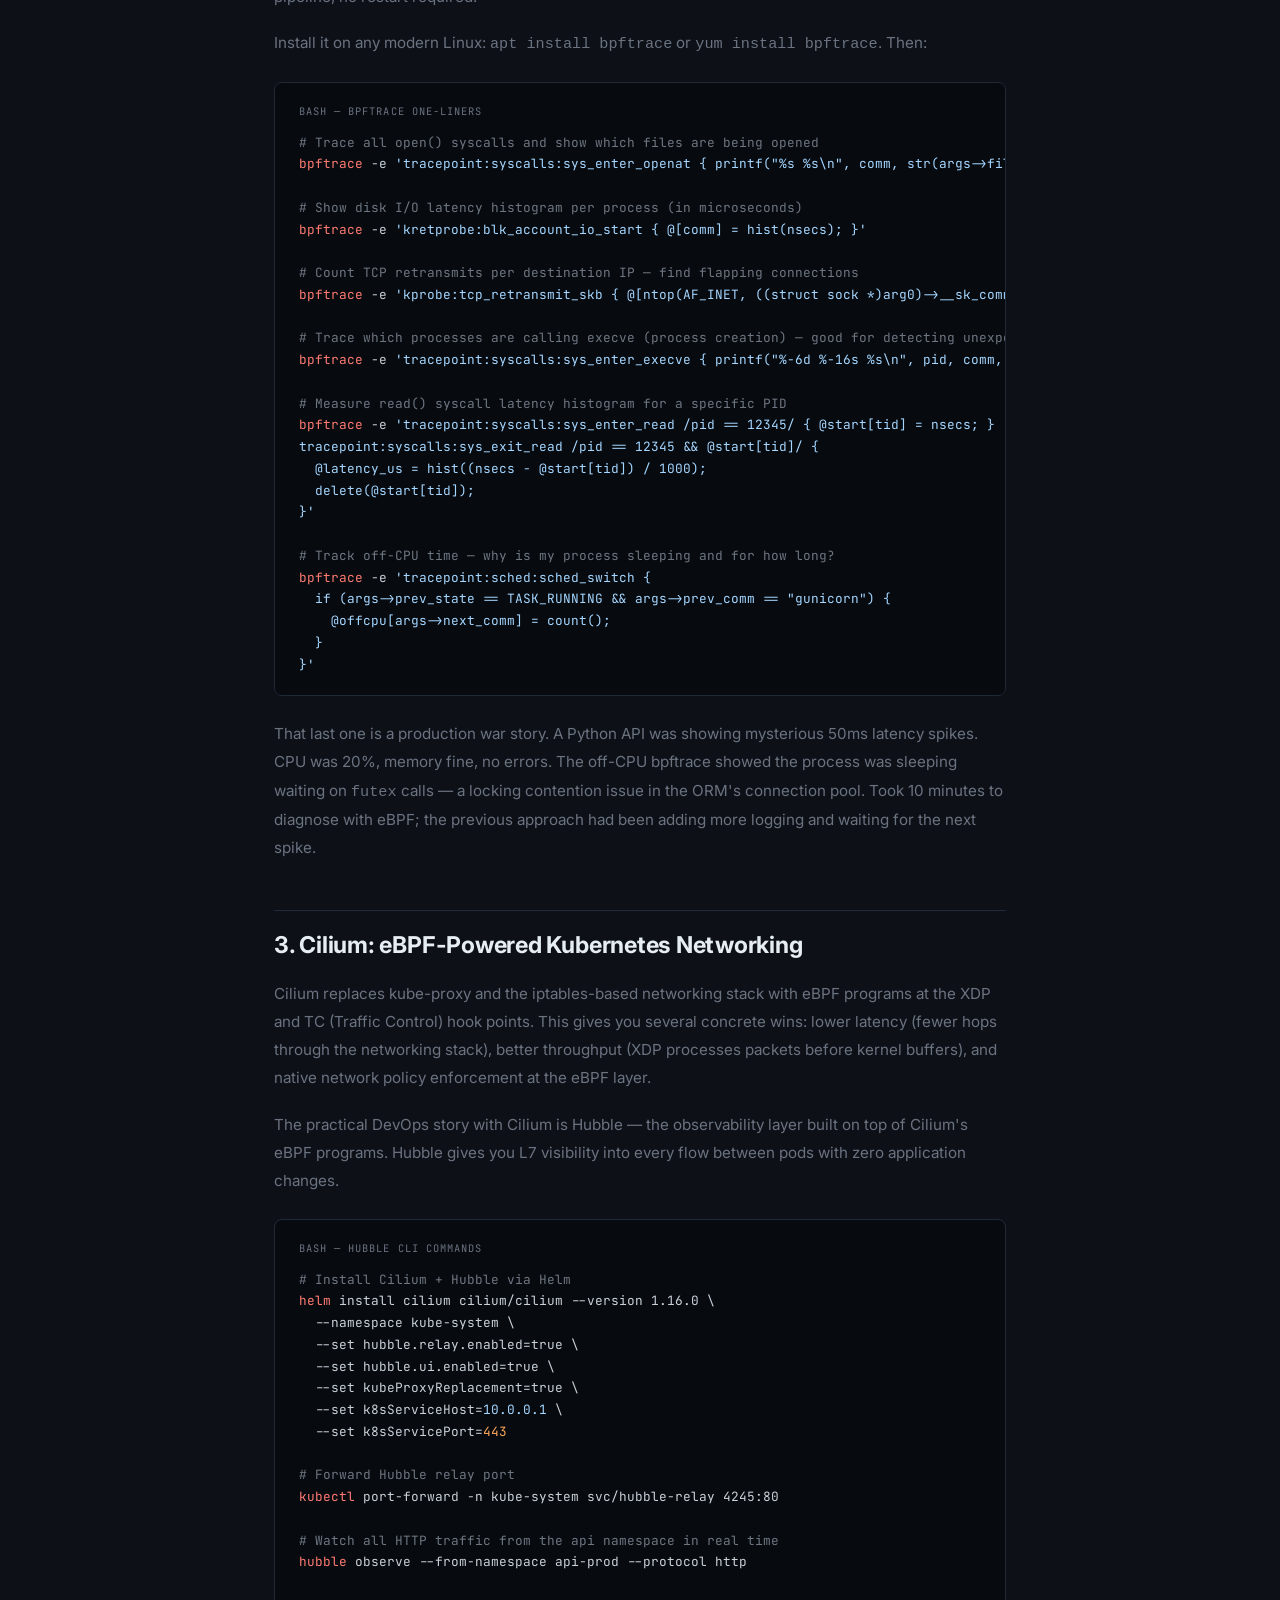
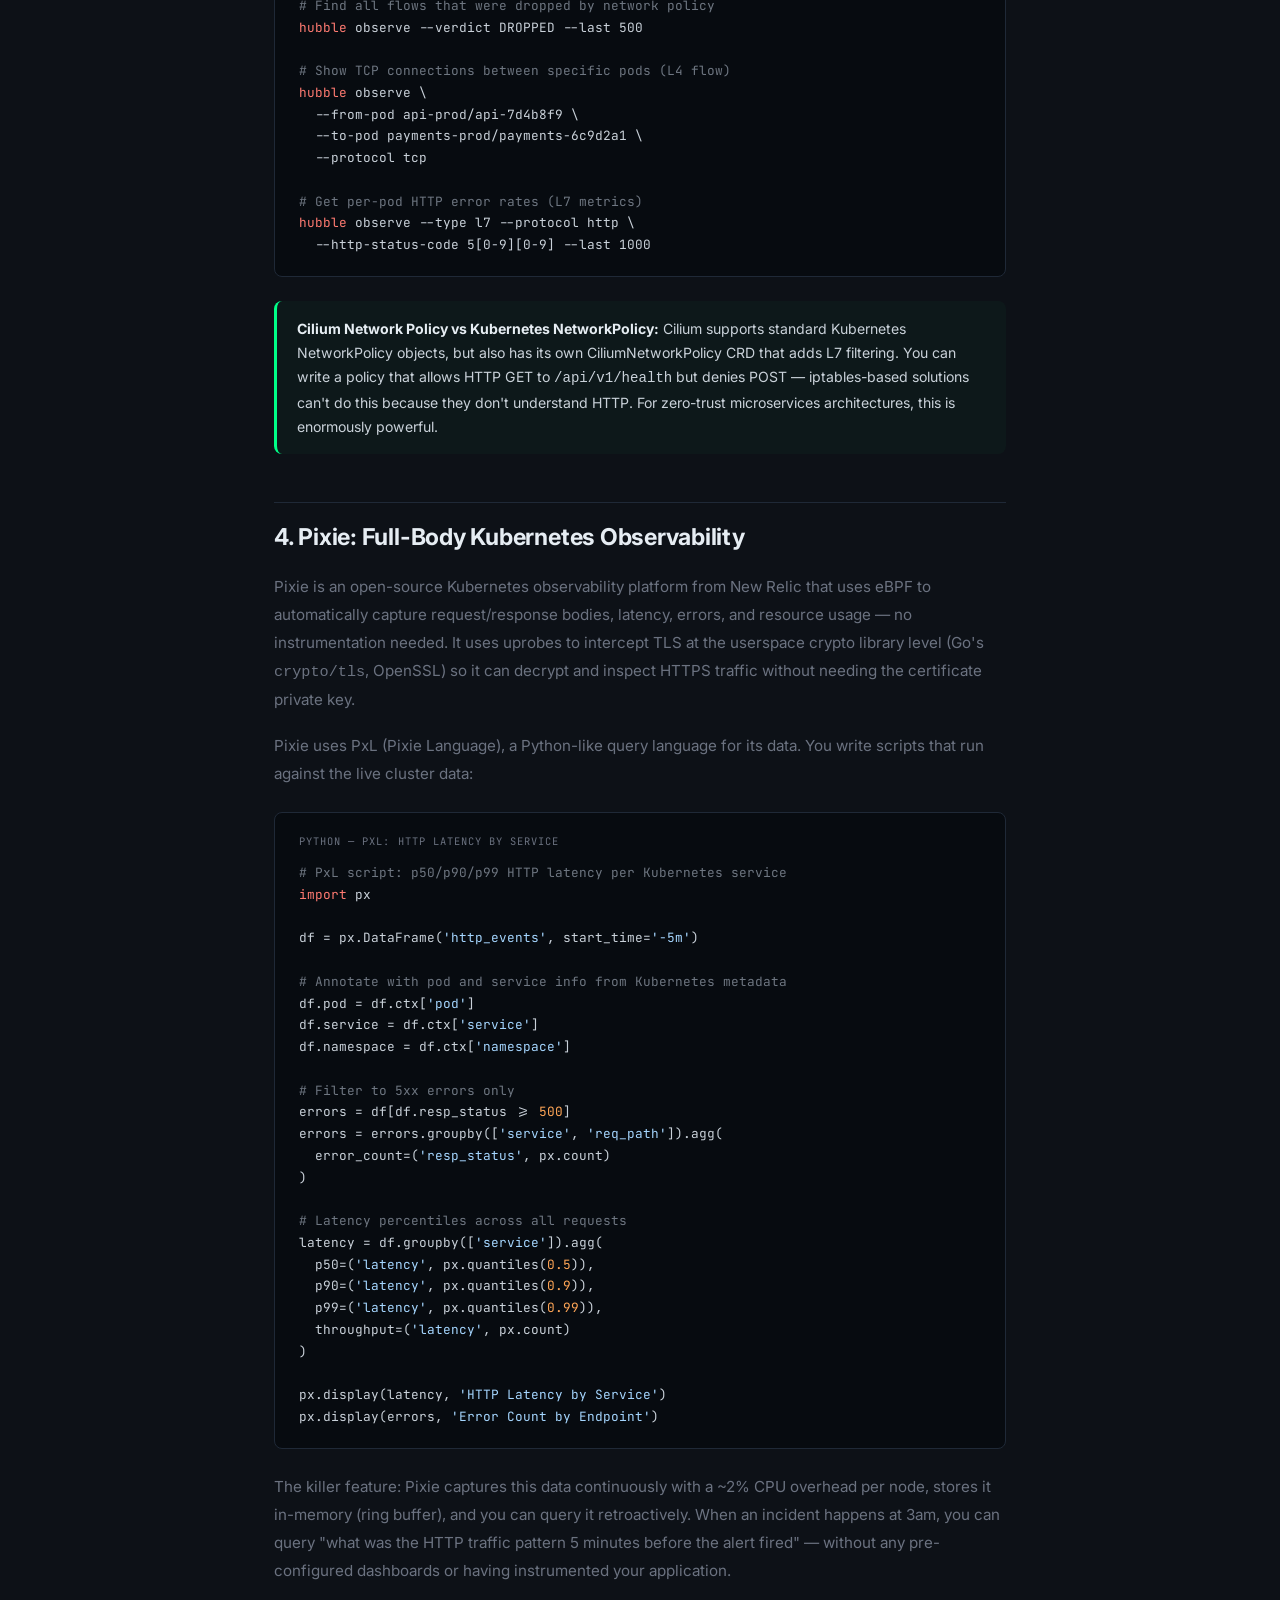
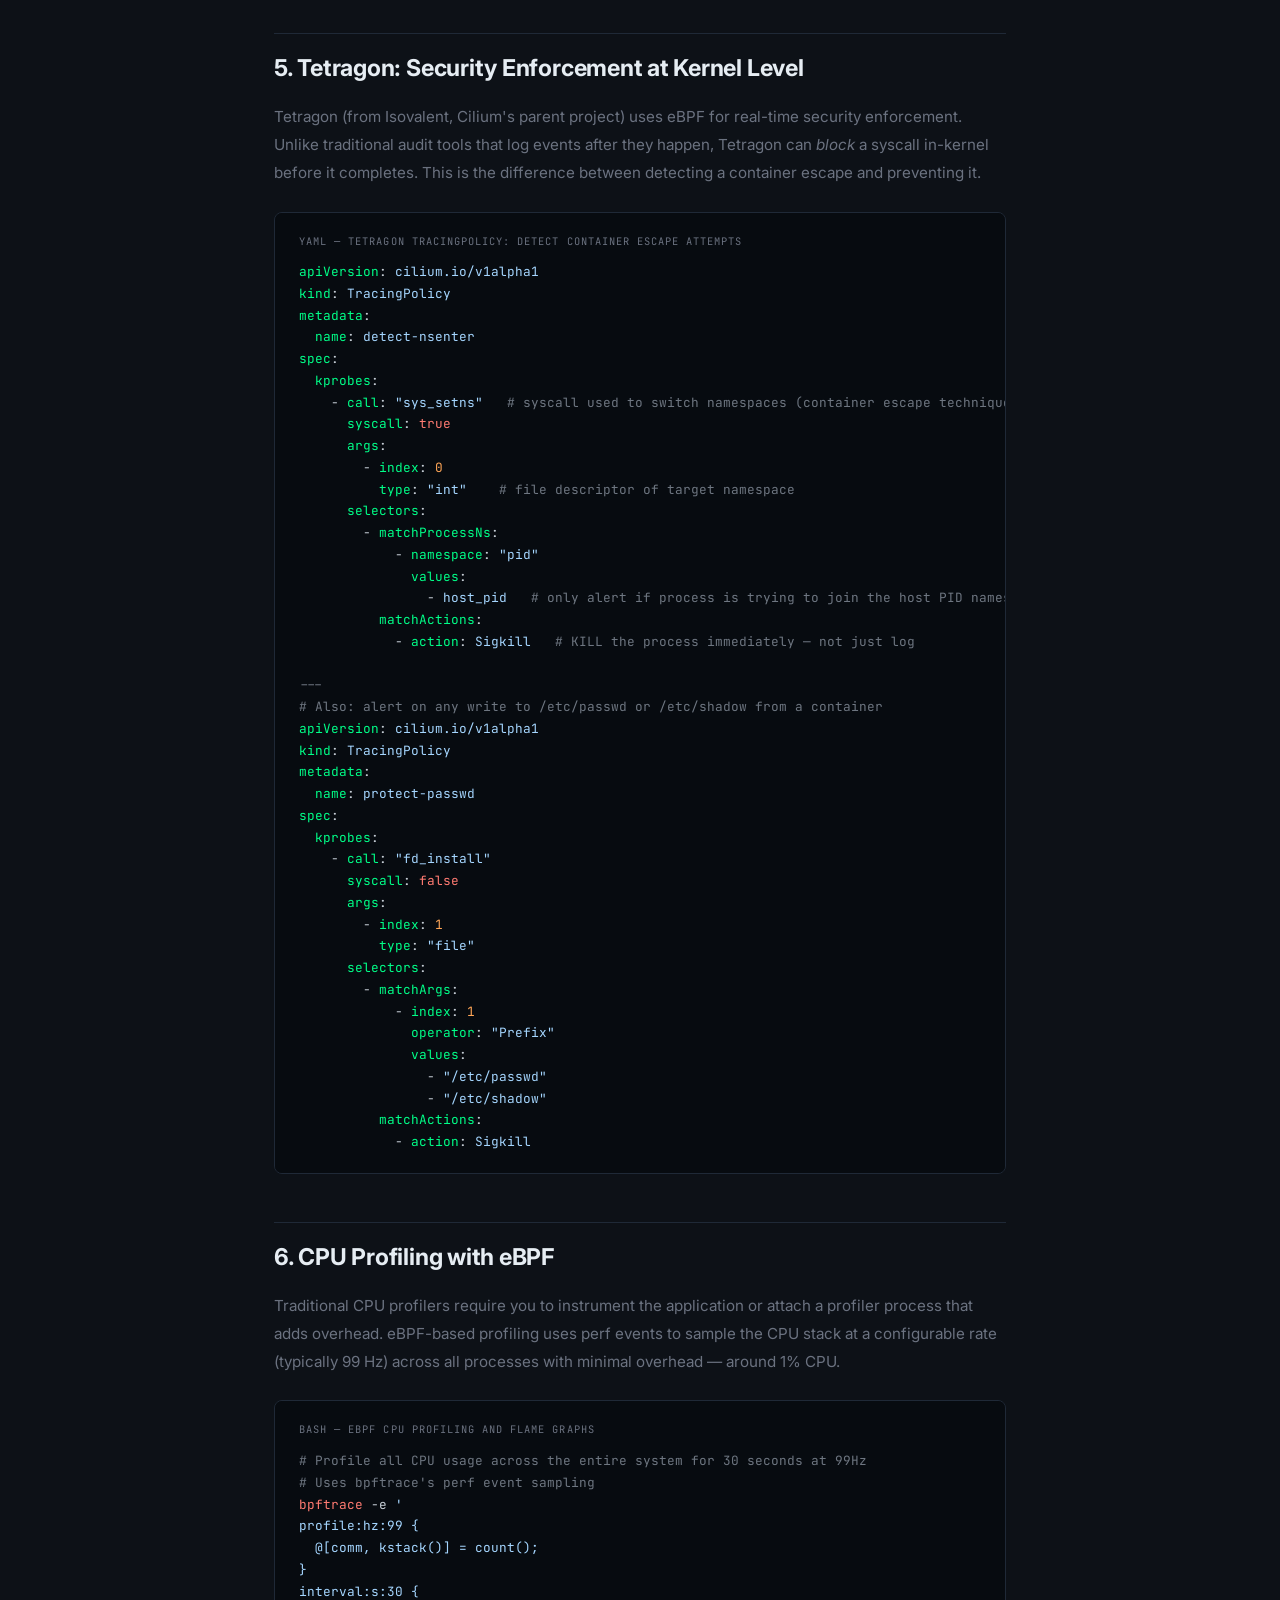
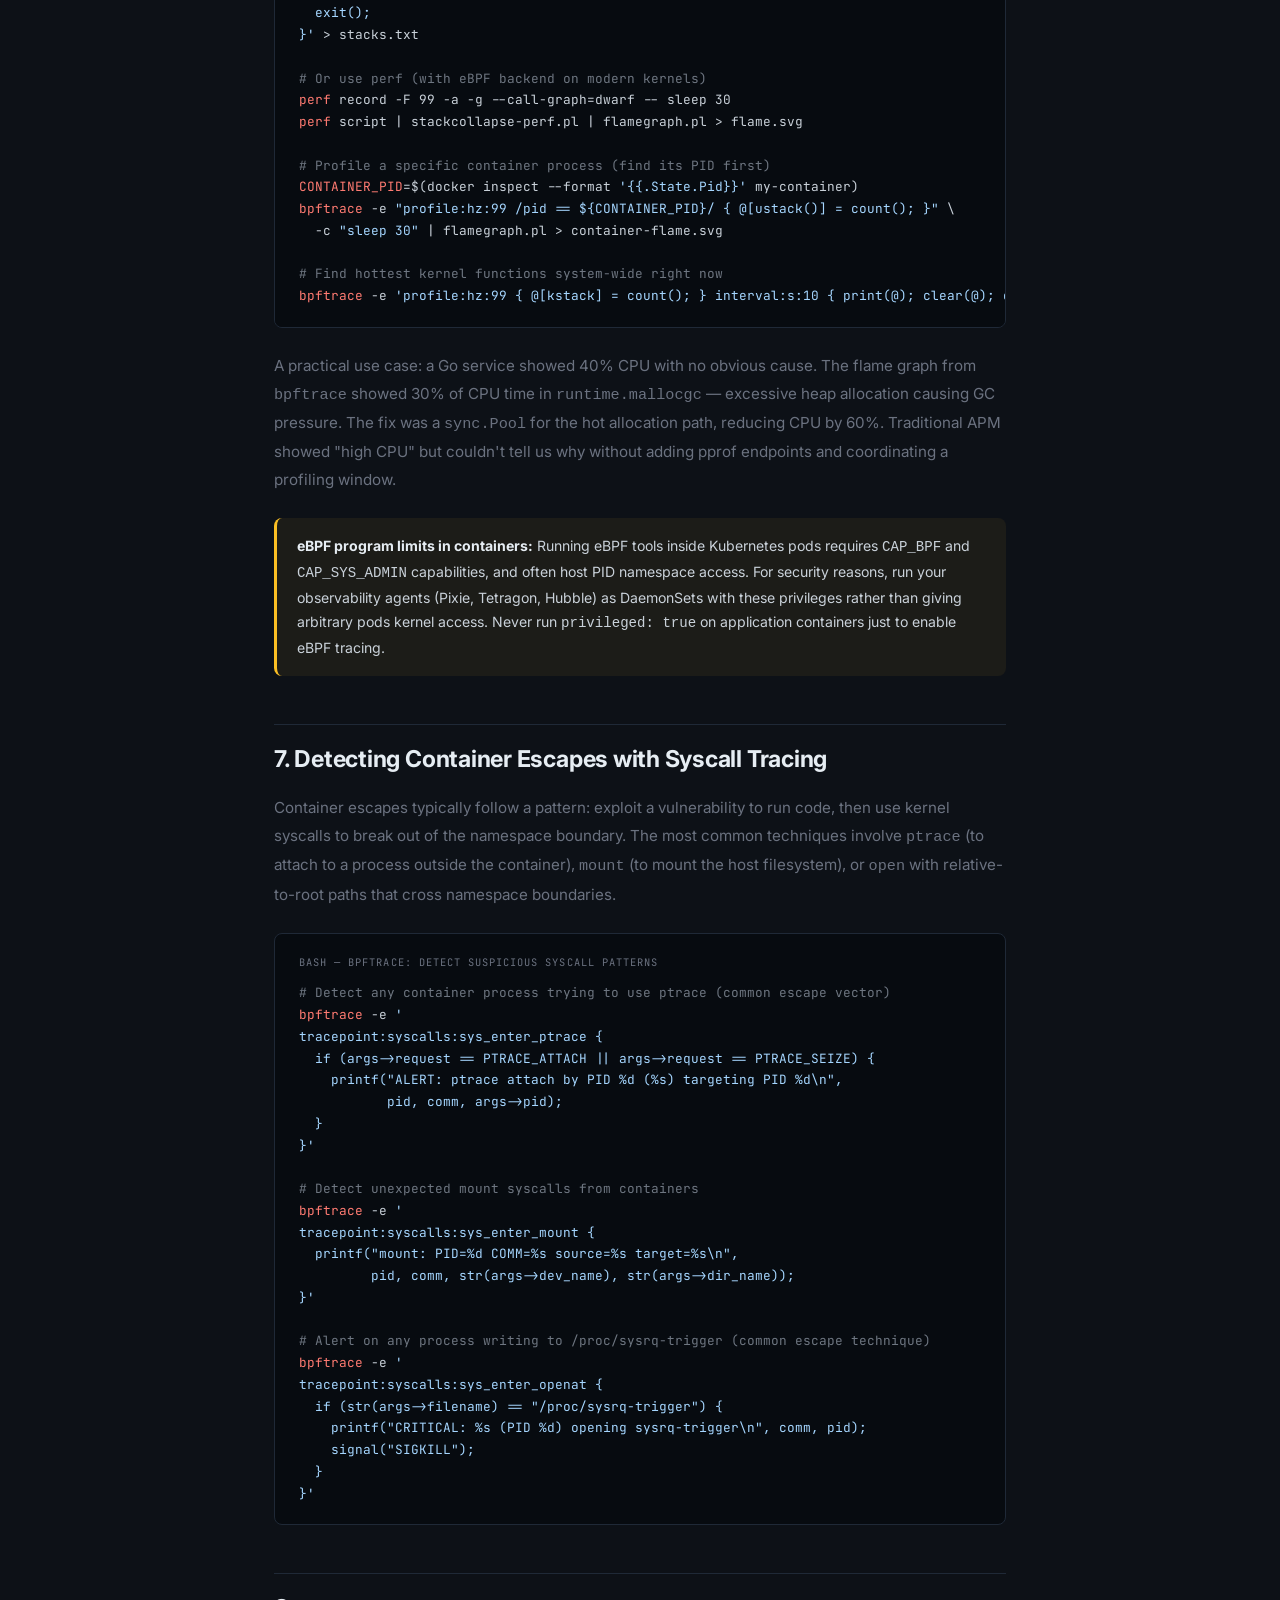
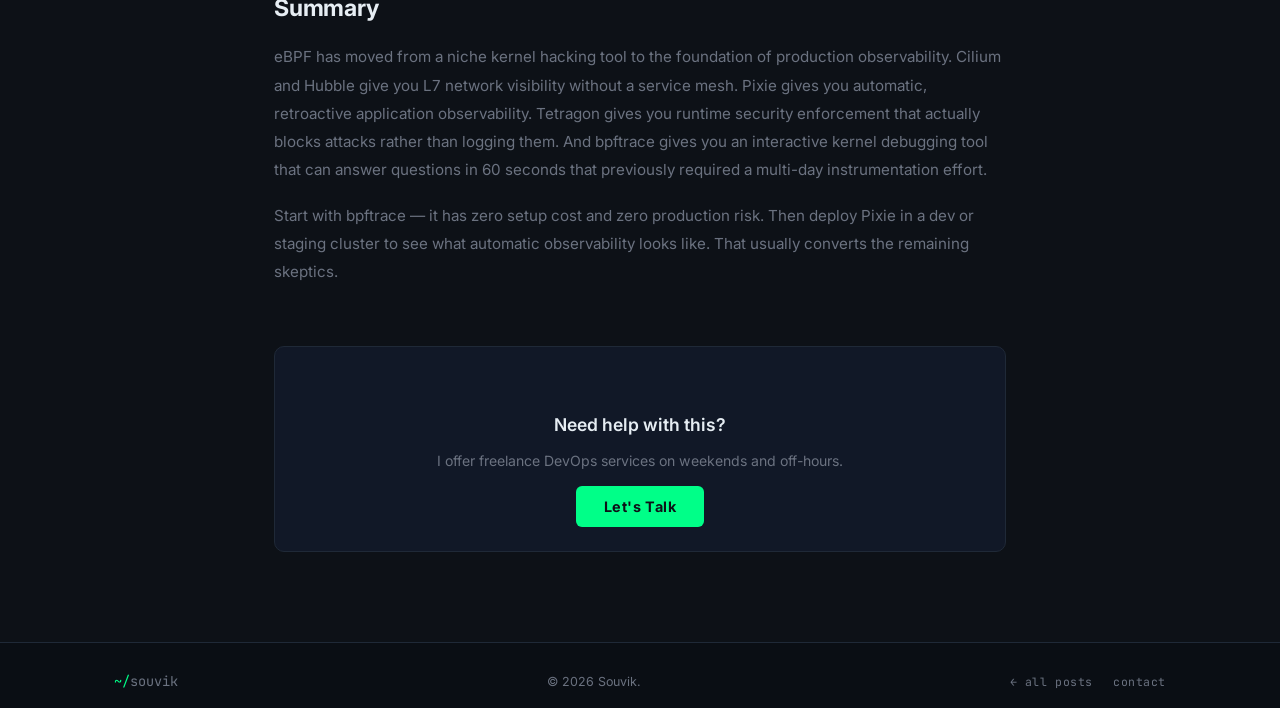
<file: blog/ebpf-observability.html>
<!DOCTYPE html>
<html lang="en">
<head>
  <meta charset="UTF-8" />
  <meta name="viewport" content="width=device-width, initial-scale=1.0" />
  <title>eBPF for DevOps Engineers: Kernel-Level Observability Without Code Changes | Souvik</title>
  <link rel="stylesheet" href="../css/style.css" />
  <link rel="stylesheet" href="../css/blog.css" />
  <link href="https://fonts.googleapis.com/css2?family=JetBrains+Mono:wght@300;400;500;700&family=Inter:wght@300;400;500;600;700&display=swap" rel="stylesheet" />
</head>
<body>
  <nav class="navbar scrolled">
    <div class="nav-inner">
      <div class="nav-logo"><a href="../"><span class="prompt">~/</span><span class="nav-name">souvik</span><span class="cursor-blink">_</span></a></div>
      <ul class="nav-links">
        <li><a href="../#services"><span class="prompt-sm">></span> services</a></li>
        <li><a href="./" class="nav-active"><span class="prompt-sm">></span> blog</a></li>
        <li><a href="../#contact" class="nav-cta">hire_me.sh</a></li>
      </ul>
    </div>
  </nav>

  <section class="post-hero">
    <div class="container">
      <a href="./" class="post-back">← back to blog</a>
      <div class="post-tags">
        <span class="blog-tag">eBPF</span>
        <span class="blog-tag">Observability</span>
        <span class="blog-tag">Linux</span>
      </div>
      <h1>eBPF for DevOps Engineers: Kernel-Level Observability Without Code Changes</h1>
      <div class="post-meta">
        <span>Souvik</span><span class="dot-sep">·</span>
        <span>May 2026</span><span class="dot-sep">·</span>
        <span>11 min read</span>
      </div>
    </div>
  </section>

  <section class="post-body">
    <div class="container">

      <p>Every time I've joined a new production incident, the first 20 minutes are the same: <em>where is the problem?</em> Application metrics say latency spiked. The app team says their code hasn't changed. Infrastructure team says CPU and memory look fine. Network team is already drafting their "not us" reply. Meanwhile, something at the kernel level — a scheduler contention, a TCP retransmit storm, a syscall being blocked — is silently wrecking your p99 latency, and your existing observability stack can't see it.</p>

      <p>eBPF is the technology that ends that conversation. This post is a practical introduction for DevOps engineers who want to actually use it, not just know it exists.</p>

      <h2>1. What eBPF Actually Is</h2>

      <p>eBPF (extended Berkeley Packet Filter) is a Linux kernel subsystem that lets you run sandboxed programs inside the kernel — without modifying kernel source code and without loading kernel modules. The kernel verifies the program before loading it: it checks for infinite loops, out-of-bounds memory access, and illegal operations. If the verifier approves it, the program is JIT-compiled and runs at near-native speed in kernel context.</p>

      <p>The three core primitives you need to understand:</p>

      <ul>
        <li><strong>BPF Programs:</strong> Small C-like functions attached to kernel hook points (tracepoints, kprobes, XDP hooks, socket hooks). They run when the hook fires — on every syscall, every packet received, every scheduler event.</li>
        <li><strong>BPF Maps:</strong> Key-value data structures shared between the eBPF program (running in kernel space) and a userspace process. This is how data flows out — your eBPF program writes per-PID latency data to a map, your userspace collector reads it and exports to Prometheus.</li>
        <li><strong>BPF Hooks:</strong> The attachment points. Kprobes attach to any kernel function. Uprobes attach to userspace functions. Tracepoints are stable, predefined kernel instrumentation points. XDP hooks run at the network driver level, before the kernel networking stack even sees the packet.</li>
      </ul>

      <div class="callout info"><strong>Kernel version matters.</strong> Most production-useful eBPF features require Linux 4.18+. Full BTF (BPF Type Format) support — which enables CO-RE, allowing eBPF programs to run across kernel versions without recompilation — requires 5.4+. EKS defaults to Amazon Linux 2 with kernel 5.10 as of 2025. GKE uses 5.15+. Check your kernel version: <code>uname -r</code>.</div>

      <h2>2. bpftrace: Live Kernel Tracing with One-Liners</h2>

      <p><code>bpftrace</code> is the awk of eBPF — a high-level tracing language that compiles to eBPF programs. You write a one-liner, it attaches to a kernel hook, collects data, and prints results. No C, no compilation pipeline, no restart required.</p>

      <p>Install it on any modern Linux: <code>apt install bpftrace</code> or <code>yum install bpftrace</code>. Then:</p>

      <div class="code-block">
        <span class="code-lang">bash — bpftrace one-liners</span>
        <pre><span class="cc"># Trace all open() syscalls and show which files are being opened</span>
<span class="ck">bpftrace</span> -e <span class="cs">'tracepoint:syscalls:sys_enter_openat { printf("%s %s\n", comm, str(args->filename)); }'</span>

<span class="cc"># Show disk I/O latency histogram per process (in microseconds)</span>
<span class="ck">bpftrace</span> -e <span class="cs">'kretprobe:blk_account_io_start { @[comm] = hist(nsecs); }'</span>

<span class="cc"># Count TCP retransmits per destination IP — find flapping connections</span>
<span class="ck">bpftrace</span> -e <span class="cs">'kprobe:tcp_retransmit_skb { @[ntop(AF_INET, ((struct sock *)arg0)->__sk_common.skc_daddr)] = count(); }'</span>

<span class="cc"># Trace which processes are calling execve (process creation) — good for detecting unexpected spawns</span>
<span class="ck">bpftrace</span> -e <span class="cs">'tracepoint:syscalls:sys_enter_execve { printf("%-6d %-16s %s\n", pid, comm, str(args->filename)); }'</span>

<span class="cc"># Measure read() syscall latency histogram for a specific PID</span>
<span class="ck">bpftrace</span> -e <span class="cs">'tracepoint:syscalls:sys_enter_read /pid == 12345/ { @start[tid] = nsecs; }
tracepoint:syscalls:sys_exit_read /pid == 12345 &amp;&amp; @start[tid]/ {
  @latency_us = hist((nsecs - @start[tid]) / 1000);
  delete(@start[tid]);
}'</span>

<span class="cc"># Track off-CPU time — why is my process sleeping and for how long?</span>
<span class="ck">bpftrace</span> -e <span class="cs">'tracepoint:sched:sched_switch {
  if (args->prev_state == TASK_RUNNING &amp;&amp; args->prev_comm == "gunicorn") {
    @offcpu[args->next_comm] = count();
  }
}'</span></pre>
      </div>

      <p>That last one is a production war story. A Python API was showing mysterious 50ms latency spikes. CPU was 20%, memory fine, no errors. The off-CPU bpftrace showed the process was sleeping waiting on <code>futex</code> calls — a locking contention issue in the ORM's connection pool. Took 10 minutes to diagnose with eBPF; the previous approach had been adding more logging and waiting for the next spike.</p>

      <h2>3. Cilium: eBPF-Powered Kubernetes Networking</h2>

      <p>Cilium replaces kube-proxy and the iptables-based networking stack with eBPF programs at the XDP and TC (Traffic Control) hook points. This gives you several concrete wins: lower latency (fewer hops through the networking stack), better throughput (XDP processes packets before kernel buffers), and native network policy enforcement at the eBPF layer.</p>

      <p>The practical DevOps story with Cilium is Hubble — the observability layer built on top of Cilium's eBPF programs. Hubble gives you L7 visibility into every flow between pods with zero application changes.</p>

      <div class="code-block">
        <span class="code-lang">bash — Hubble CLI commands</span>
        <pre><span class="cc"># Install Cilium + Hubble via Helm</span>
<span class="ck">helm</span> install cilium cilium/cilium --version 1.16.0 \
  --namespace kube-system \
  --set hubble.relay.enabled=true \
  --set hubble.ui.enabled=true \
  --set kubeProxyReplacement=true \
  --set k8sServiceHost=<span class="cs">10.0.0.1</span> \
  --set k8sServicePort=<span class="cv">443</span>

<span class="cc"># Forward Hubble relay port</span>
<span class="ck">kubectl</span> port-forward -n kube-system svc/hubble-relay 4245:80

<span class="cc"># Watch all HTTP traffic from the api namespace in real time</span>
<span class="ck">hubble</span> observe --from-namespace api-prod --protocol http

<span class="cc"># Find all flows that were dropped by network policy</span>
<span class="ck">hubble</span> observe --verdict DROPPED --last 500

<span class="cc"># Show TCP connections between specific pods (L4 flow)</span>
<span class="ck">hubble</span> observe \
  --from-pod api-prod/api-7d4b8f9 \
  --to-pod payments-prod/payments-6c9d2a1 \
  --protocol tcp

<span class="cc"># Get per-pod HTTP error rates (L7 metrics)</span>
<span class="ck">hubble</span> observe --type l7 --protocol http \
  --http-status-code 5[0-9][0-9] --last 1000</pre>
      </div>

      <div class="callout tip"><strong>Cilium Network Policy vs Kubernetes NetworkPolicy:</strong> Cilium supports standard Kubernetes NetworkPolicy objects, but also has its own CiliumNetworkPolicy CRD that adds L7 filtering. You can write a policy that allows HTTP GET to <code>/api/v1/health</code> but denies POST — iptables-based solutions can't do this because they don't understand HTTP. For zero-trust microservices architectures, this is enormously powerful.</div>

      <h2>4. Pixie: Full-Body Kubernetes Observability</h2>

      <p>Pixie is an open-source Kubernetes observability platform from New Relic that uses eBPF to automatically capture request/response bodies, latency, errors, and resource usage — no instrumentation needed. It uses uprobes to intercept TLS at the userspace crypto library level (Go's <code>crypto/tls</code>, OpenSSL) so it can decrypt and inspect HTTPS traffic without needing the certificate private key.</p>

      <p>Pixie uses PxL (Pixie Language), a Python-like query language for its data. You write scripts that run against the live cluster data:</p>

      <div class="code-block">
        <span class="code-lang">python — PxL: HTTP latency by service</span>
        <pre><span class="cc"># PxL script: p50/p90/p99 HTTP latency per Kubernetes service</span>
<span class="ck">import</span> px

df = px.DataFrame(<span class="cs">'http_events'</span>, start_time=<span class="cs">'-5m'</span>)

<span class="cc"># Annotate with pod and service info from Kubernetes metadata</span>
df.pod = df.ctx[<span class="cs">'pod'</span>]
df.service = df.ctx[<span class="cs">'service'</span>]
df.namespace = df.ctx[<span class="cs">'namespace'</span>]

<span class="cc"># Filter to 5xx errors only</span>
errors = df[df.resp_status >= <span class="cv">500</span>]
errors = errors.groupby([<span class="cs">'service'</span>, <span class="cs">'req_path'</span>]).agg(
  error_count=(<span class="cs">'resp_status'</span>, px.count)
)

<span class="cc"># Latency percentiles across all requests</span>
latency = df.groupby([<span class="cs">'service'</span>]).agg(
  p50=(<span class="cs">'latency'</span>, px.quantiles(<span class="cv">0.5</span>)),
  p90=(<span class="cs">'latency'</span>, px.quantiles(<span class="cv">0.9</span>)),
  p99=(<span class="cs">'latency'</span>, px.quantiles(<span class="cv">0.99</span>)),
  throughput=(<span class="cs">'latency'</span>, px.count)
)

px.display(latency, <span class="cs">'HTTP Latency by Service'</span>)
px.display(errors, <span class="cs">'Error Count by Endpoint'</span>)</pre>
      </div>

      <p>The killer feature: Pixie captures this data continuously with a ~2% CPU overhead per node, stores it in-memory (ring buffer), and you can query it retroactively. When an incident happens at 3am, you can query "what was the HTTP traffic pattern 5 minutes before the alert fired" — without any pre-configured dashboards or having instrumented your application.</p>

      <h2>5. Tetragon: Security Enforcement at Kernel Level</h2>

      <p>Tetragon (from Isovalent, Cilium's parent project) uses eBPF for real-time security enforcement. Unlike traditional audit tools that log events after they happen, Tetragon can <em>block</em> a syscall in-kernel before it completes. This is the difference between detecting a container escape and preventing it.</p>

      <div class="code-block">
        <span class="code-lang">yaml — tetragon TracingPolicy: detect container escape attempts</span>
        <pre><span class="cn">apiVersion</span>: <span class="cs">cilium.io/v1alpha1</span>
<span class="cn">kind</span>: <span class="cs">TracingPolicy</span>
<span class="cn">metadata</span>:
  <span class="cn">name</span>: <span class="cs">detect-nsenter</span>
<span class="cn">spec</span>:
  <span class="cn">kprobes</span>:
    - <span class="cn">call</span>: <span class="cs">"sys_setns"</span>   <span class="cc"># syscall used to switch namespaces (container escape technique)</span>
      <span class="cn">syscall</span>: <span class="ck">true</span>
      <span class="cn">args</span>:
        - <span class="cn">index</span>: <span class="cv">0</span>
          <span class="cn">type</span>: <span class="cs">"int"</span>    <span class="cc"># file descriptor of target namespace</span>
      <span class="cn">selectors</span>:
        - <span class="cn">matchProcessNs</span>:
            - <span class="cn">namespace</span>: <span class="cs">"pid"</span>
              <span class="cn">values</span>:
                - <span class="cs">host_pid</span>   <span class="cc"># only alert if process is trying to join the host PID namespace</span>
          <span class="cn">matchActions</span>:
            - <span class="cn">action</span>: <span class="cs">Sigkill</span>   <span class="cc"># KILL the process immediately — not just log</span>

<span class="cc">---</span>
<span class="cc"># Also: alert on any write to /etc/passwd or /etc/shadow from a container</span>
<span class="cn">apiVersion</span>: <span class="cs">cilium.io/v1alpha1</span>
<span class="cn">kind</span>: <span class="cs">TracingPolicy</span>
<span class="cn">metadata</span>:
  <span class="cn">name</span>: <span class="cs">protect-passwd</span>
<span class="cn">spec</span>:
  <span class="cn">kprobes</span>:
    - <span class="cn">call</span>: <span class="cs">"fd_install"</span>
      <span class="cn">syscall</span>: <span class="ck">false</span>
      <span class="cn">args</span>:
        - <span class="cn">index</span>: <span class="cv">1</span>
          <span class="cn">type</span>: <span class="cs">"file"</span>
      <span class="cn">selectors</span>:
        - <span class="cn">matchArgs</span>:
            - <span class="cn">index</span>: <span class="cv">1</span>
              <span class="cn">operator</span>: <span class="cs">"Prefix"</span>
              <span class="cn">values</span>:
                - <span class="cs">"/etc/passwd"</span>
                - <span class="cs">"/etc/shadow"</span>
          <span class="cn">matchActions</span>:
            - <span class="cn">action</span>: <span class="cs">Sigkill</span></pre>
      </div>

      <h2>6. CPU Profiling with eBPF</h2>

      <p>Traditional CPU profilers require you to instrument the application or attach a profiler process that adds overhead. eBPF-based profiling uses perf events to sample the CPU stack at a configurable rate (typically 99 Hz) across all processes with minimal overhead — around 1% CPU.</p>

      <div class="code-block">
        <span class="code-lang">bash — eBPF CPU profiling and flame graphs</span>
        <pre><span class="cc"># Profile all CPU usage across the entire system for 30 seconds at 99Hz</span>
<span class="cc"># Uses bpftrace's perf event sampling</span>
<span class="ck">bpftrace</span> -e <span class="cs">'
profile:hz:99 {
  @[comm, kstack()] = count();
}
interval:s:30 {
  exit();
}'</span> > stacks.txt

<span class="cc"># Or use perf (with eBPF backend on modern kernels)</span>
<span class="ck">perf</span> record -F 99 -a -g --call-graph=dwarf -- sleep 30
<span class="ck">perf</span> script | stackcollapse-perf.pl | flamegraph.pl > flame.svg

<span class="cc"># Profile a specific container process (find its PID first)</span>
<span class="ck">CONTAINER_PID</span>=$(docker inspect --format <span class="cs">'{{.State.Pid}}'</span> my-container)
<span class="ck">bpftrace</span> -e <span class="cs">"profile:hz:99 /pid == ${CONTAINER_PID}/ { @[ustack()] = count(); }"</span> \
  -c <span class="cs">"sleep 30"</span> | flamegraph.pl > container-flame.svg

<span class="cc"># Find hottest kernel functions system-wide right now</span>
<span class="ck">bpftrace</span> -e <span class="cs">'profile:hz:99 { @[kstack] = count(); } interval:s:10 { print(@); clear(@); exit(); }'</span></pre>
      </div>

      <p>A practical use case: a Go service showed 40% CPU with no obvious cause. The flame graph from <code>bpftrace</code> showed 30% of CPU time in <code>runtime.mallocgc</code> — excessive heap allocation causing GC pressure. The fix was a <code>sync.Pool</code> for the hot allocation path, reducing CPU by 60%. Traditional APM showed "high CPU" but couldn't tell us why without adding pprof endpoints and coordinating a profiling window.</p>

      <div class="callout warn"><strong>eBPF program limits in containers:</strong> Running eBPF tools inside Kubernetes pods requires <code>CAP_BPF</code> and <code>CAP_SYS_ADMIN</code> capabilities, and often host PID namespace access. For security reasons, run your observability agents (Pixie, Tetragon, Hubble) as DaemonSets with these privileges rather than giving arbitrary pods kernel access. Never run <code>privileged: true</code> on application containers just to enable eBPF tracing.</div>

      <h2>7. Detecting Container Escapes with Syscall Tracing</h2>

      <p>Container escapes typically follow a pattern: exploit a vulnerability to run code, then use kernel syscalls to break out of the namespace boundary. The most common techniques involve <code>ptrace</code> (to attach to a process outside the container), <code>mount</code> (to mount the host filesystem), or <code>open</code> with relative-to-root paths that cross namespace boundaries.</p>

      <div class="code-block">
        <span class="code-lang">bash — bpftrace: detect suspicious syscall patterns</span>
        <pre><span class="cc"># Detect any container process trying to use ptrace (common escape vector)</span>
<span class="ck">bpftrace</span> -e <span class="cs">'
tracepoint:syscalls:sys_enter_ptrace {
  if (args->request == PTRACE_ATTACH || args->request == PTRACE_SEIZE) {
    printf("ALERT: ptrace attach by PID %d (%s) targeting PID %d\n",
           pid, comm, args->pid);
  }
}'</span>

<span class="cc"># Detect unexpected mount syscalls from containers</span>
<span class="ck">bpftrace</span> -e <span class="cs">'
tracepoint:syscalls:sys_enter_mount {
  printf("mount: PID=%d COMM=%s source=%s target=%s\n",
         pid, comm, str(args->dev_name), str(args->dir_name));
}'</span>

<span class="cc"># Alert on any process writing to /proc/sysrq-trigger (common escape technique)</span>
<span class="ck">bpftrace</span> -e <span class="cs">'
tracepoint:syscalls:sys_enter_openat {
  if (str(args->filename) == "/proc/sysrq-trigger") {
    printf("CRITICAL: %s (PID %d) opening sysrq-trigger\n", comm, pid);
    signal("SIGKILL");
  }
}'</span></pre>
      </div>

      <h2>Summary</h2>

      <p>eBPF has moved from a niche kernel hacking tool to the foundation of production observability. Cilium and Hubble give you L7 network visibility without a service mesh. Pixie gives you automatic, retroactive application observability. Tetragon gives you runtime security enforcement that actually blocks attacks rather than logging them. And bpftrace gives you an interactive kernel debugging tool that can answer questions in 60 seconds that previously required a multi-day instrumentation effort.</p>

      <p>Start with bpftrace — it has zero setup cost and zero production risk. Then deploy Pixie in a dev or staging cluster to see what automatic observability looks like. That usually converts the remaining skeptics.</p>

      <div class="post-cta">
        <h3>Need help with this?</h3>
        <p>I offer freelance DevOps services on weekends and off-hours.</p>
        <a href="../#contact" class="btn-primary">Let's Talk</a>
      </div>

    </div>
  </section>

  <footer class="footer">
    <div class="container footer-inner">
      <div class="footer-logo"><a href="../"><span class="prompt">~/</span><span>souvik</span></a></div>
      <p class="footer-copy">© 2026 Souvik.</p>
      <div class="footer-links"><a href="./">← all posts</a><a href="../#contact">contact</a></div>
    </div>
  </footer>
</body>
</html>
</file>
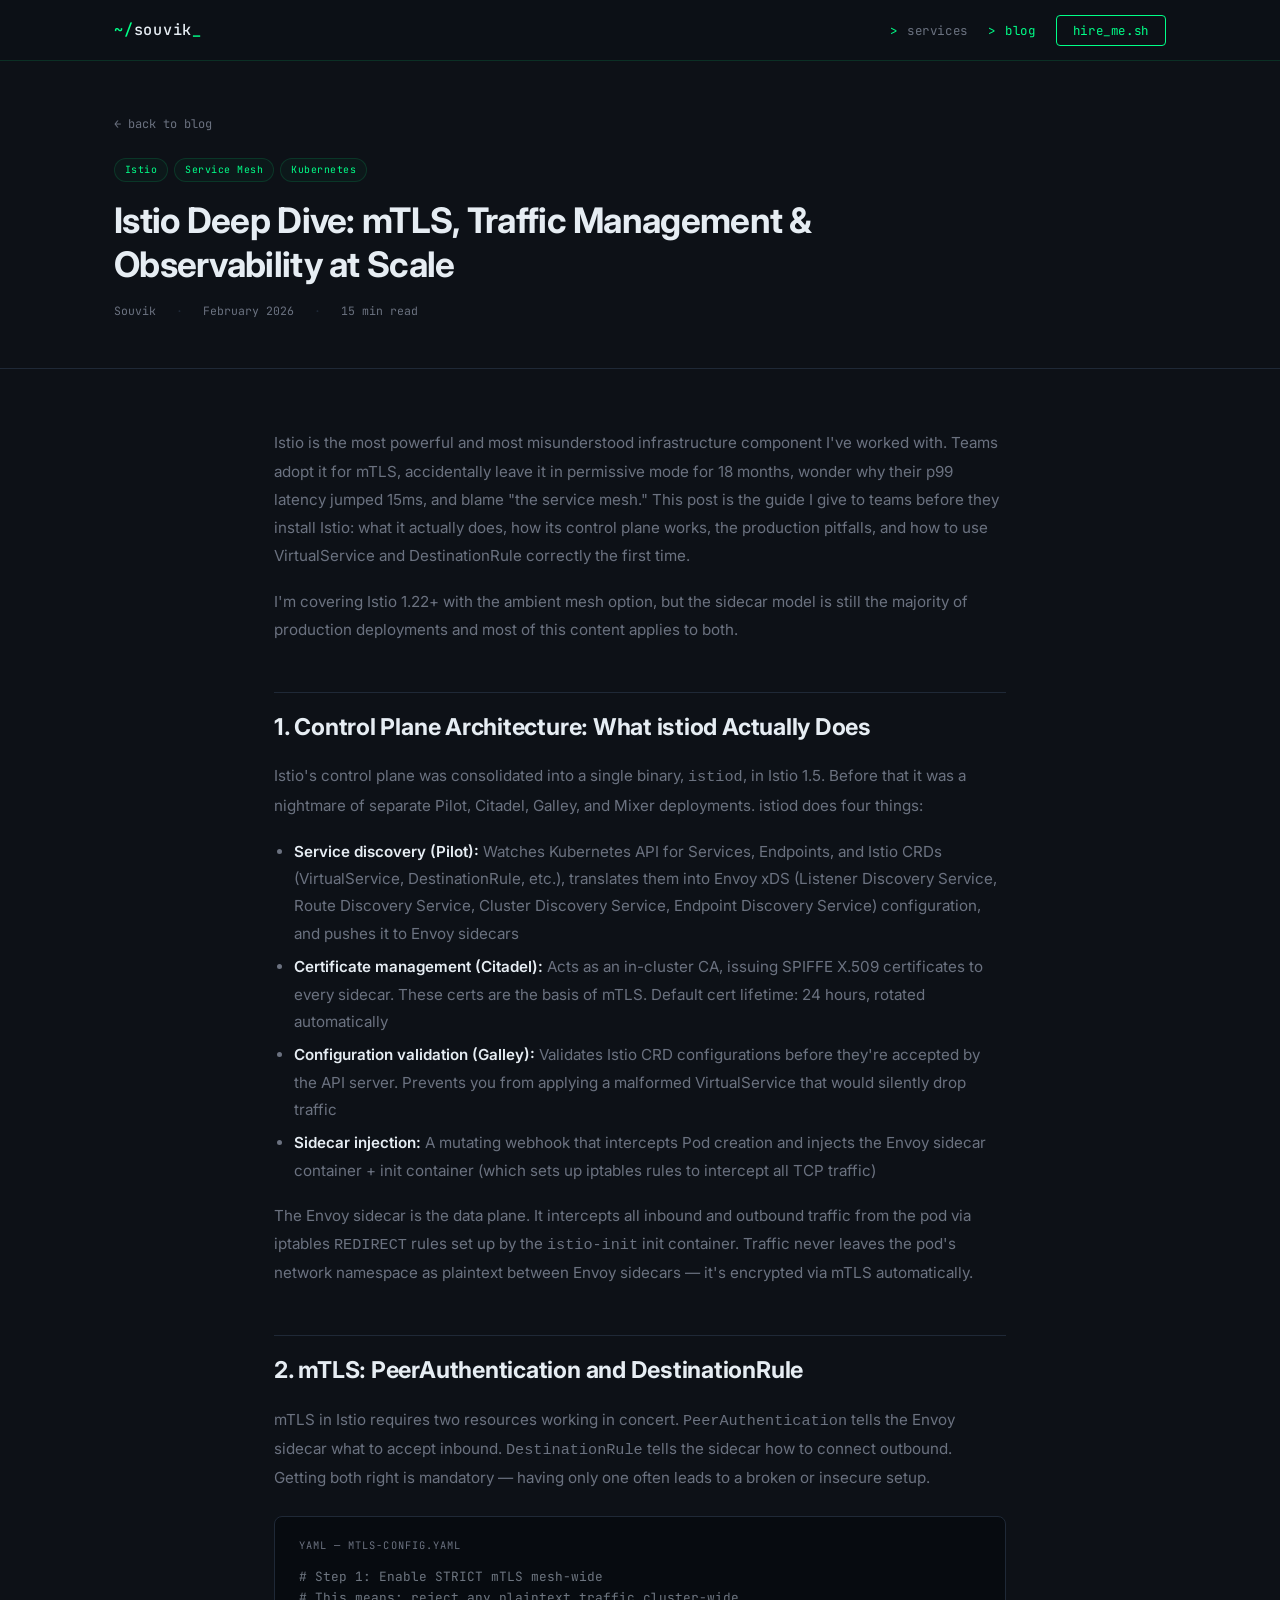
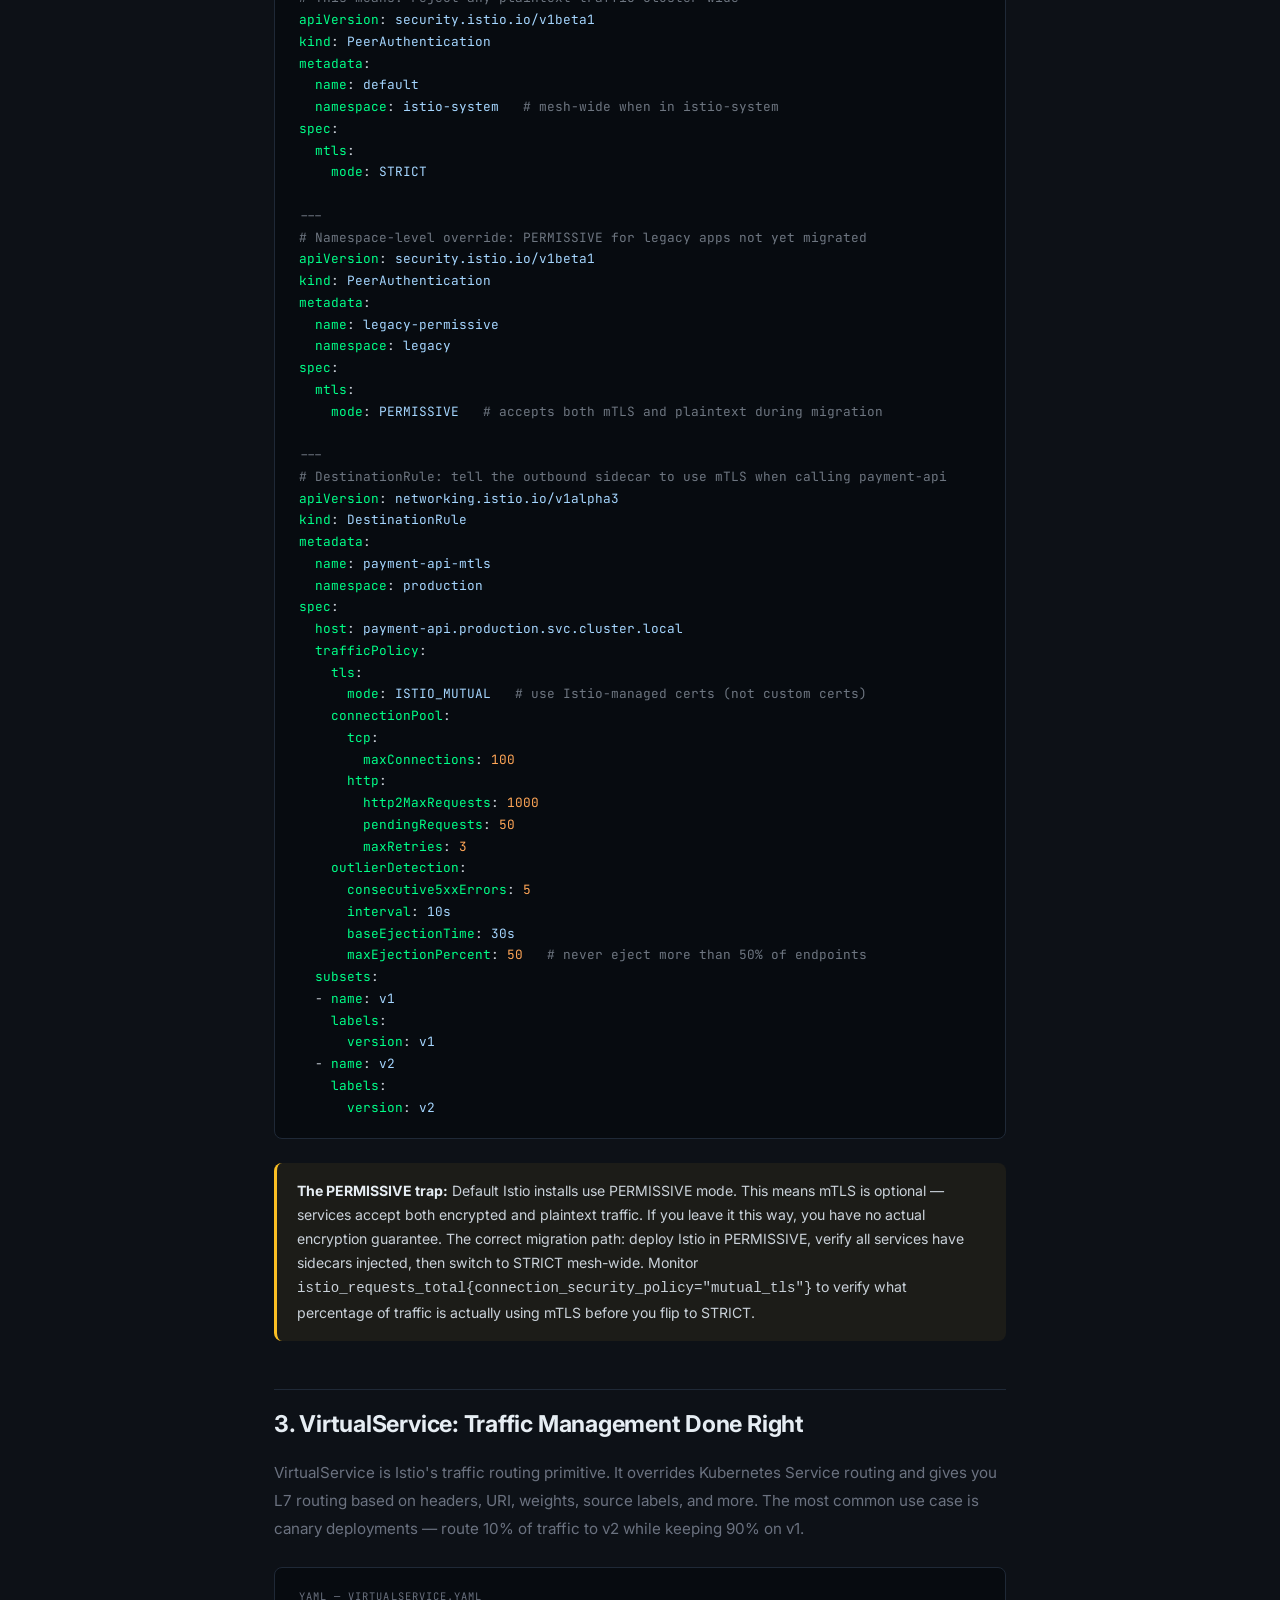
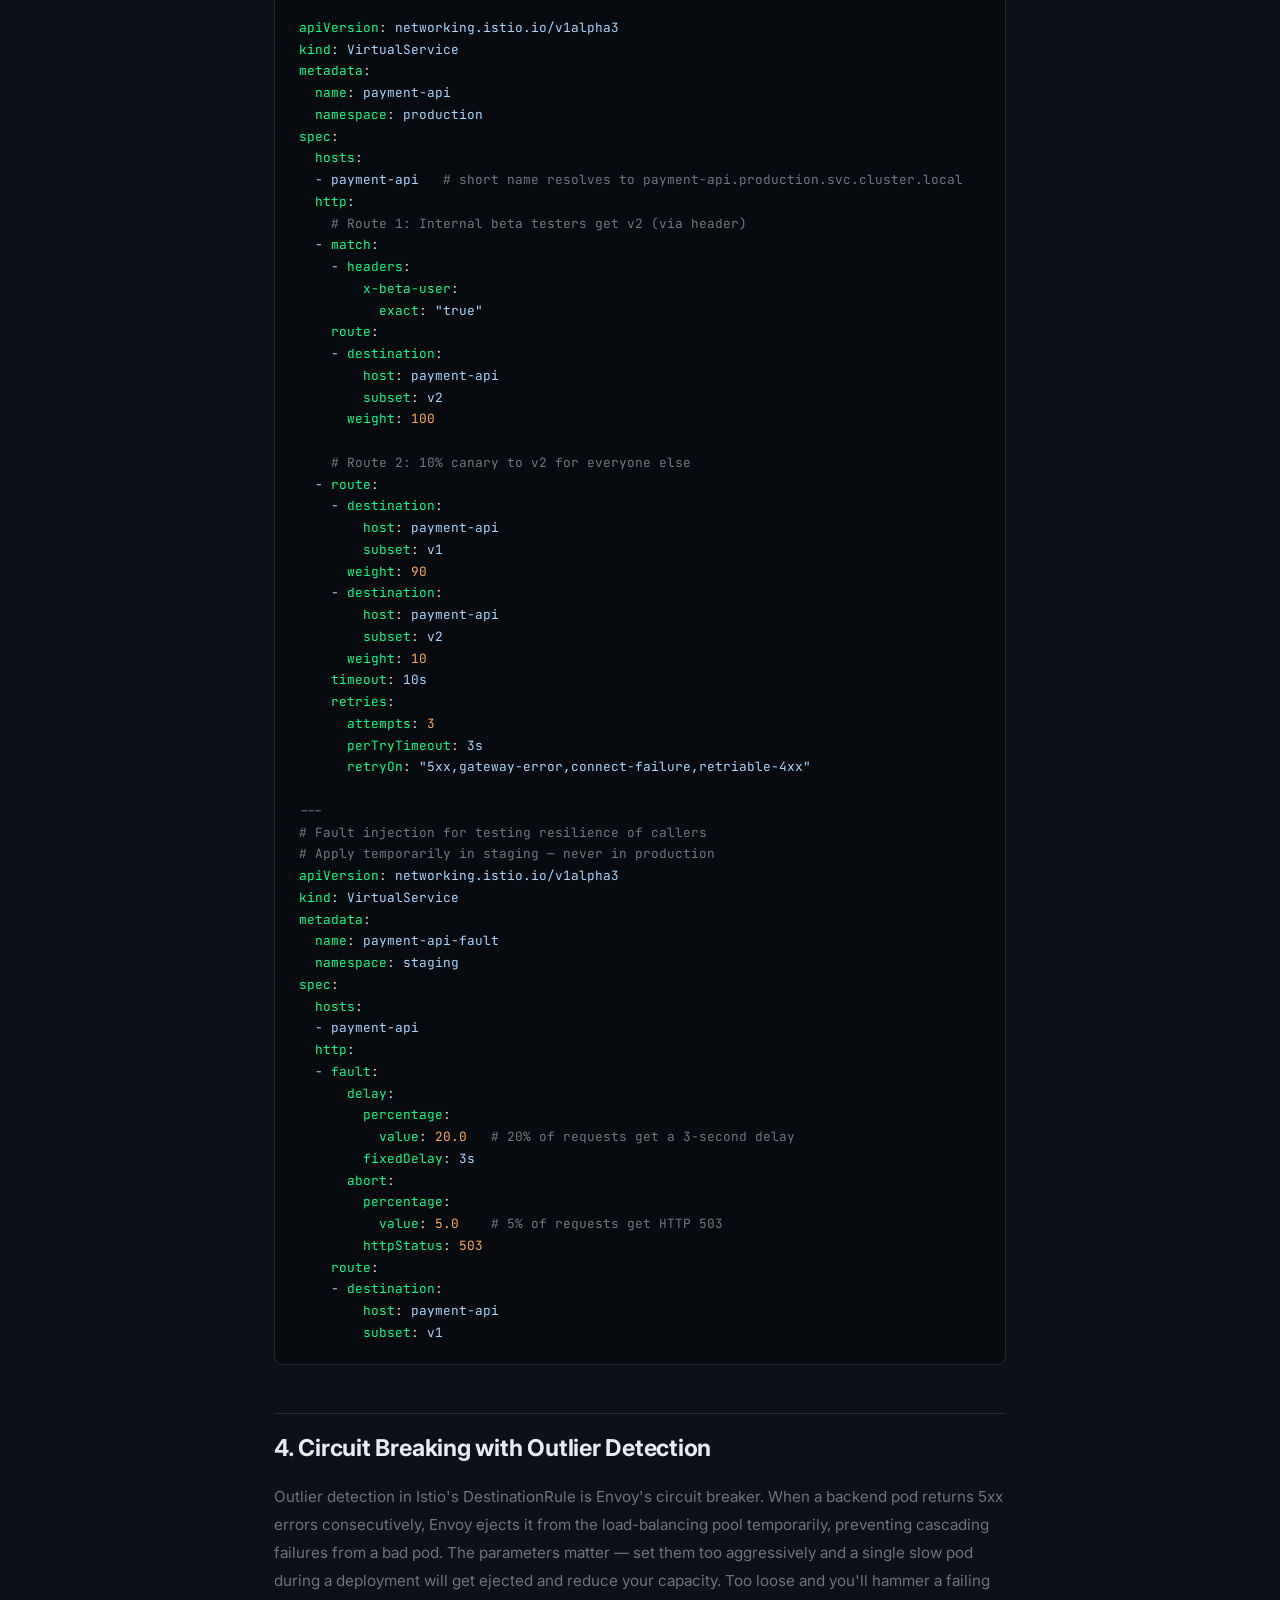
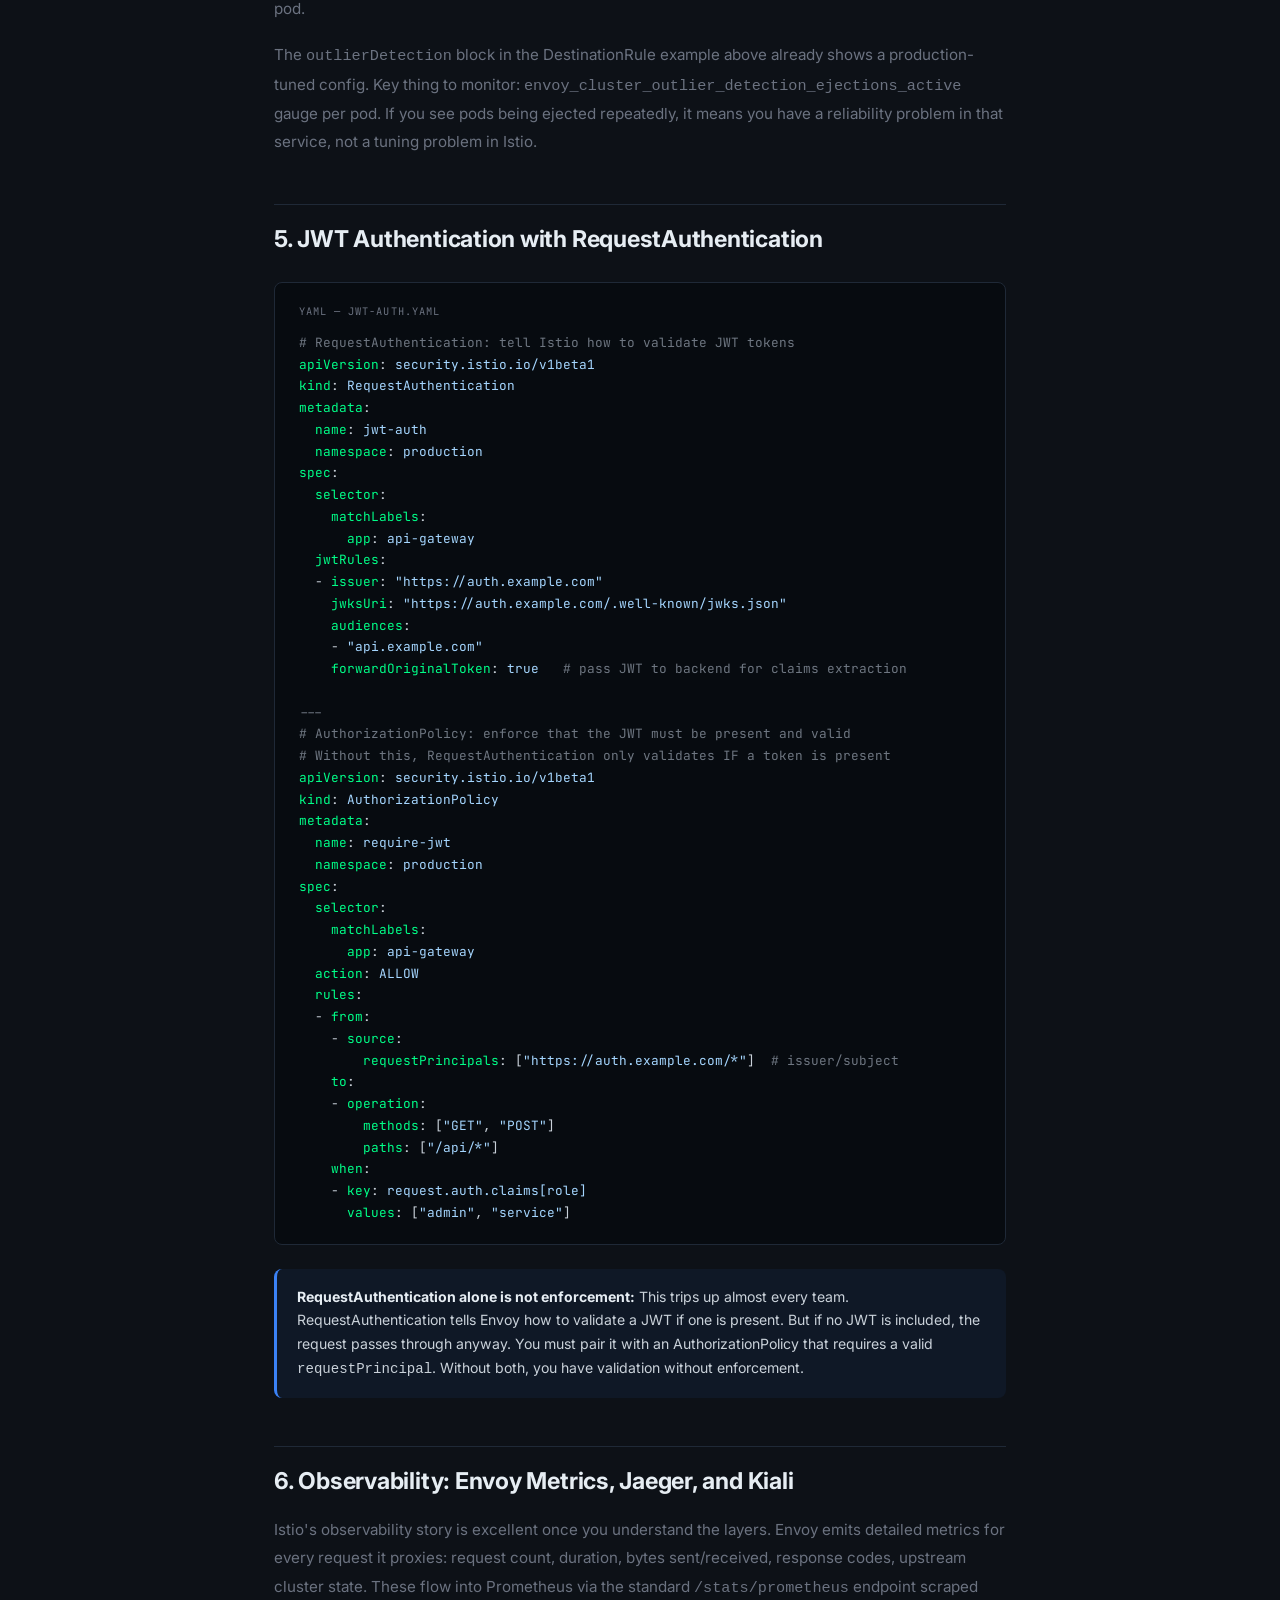
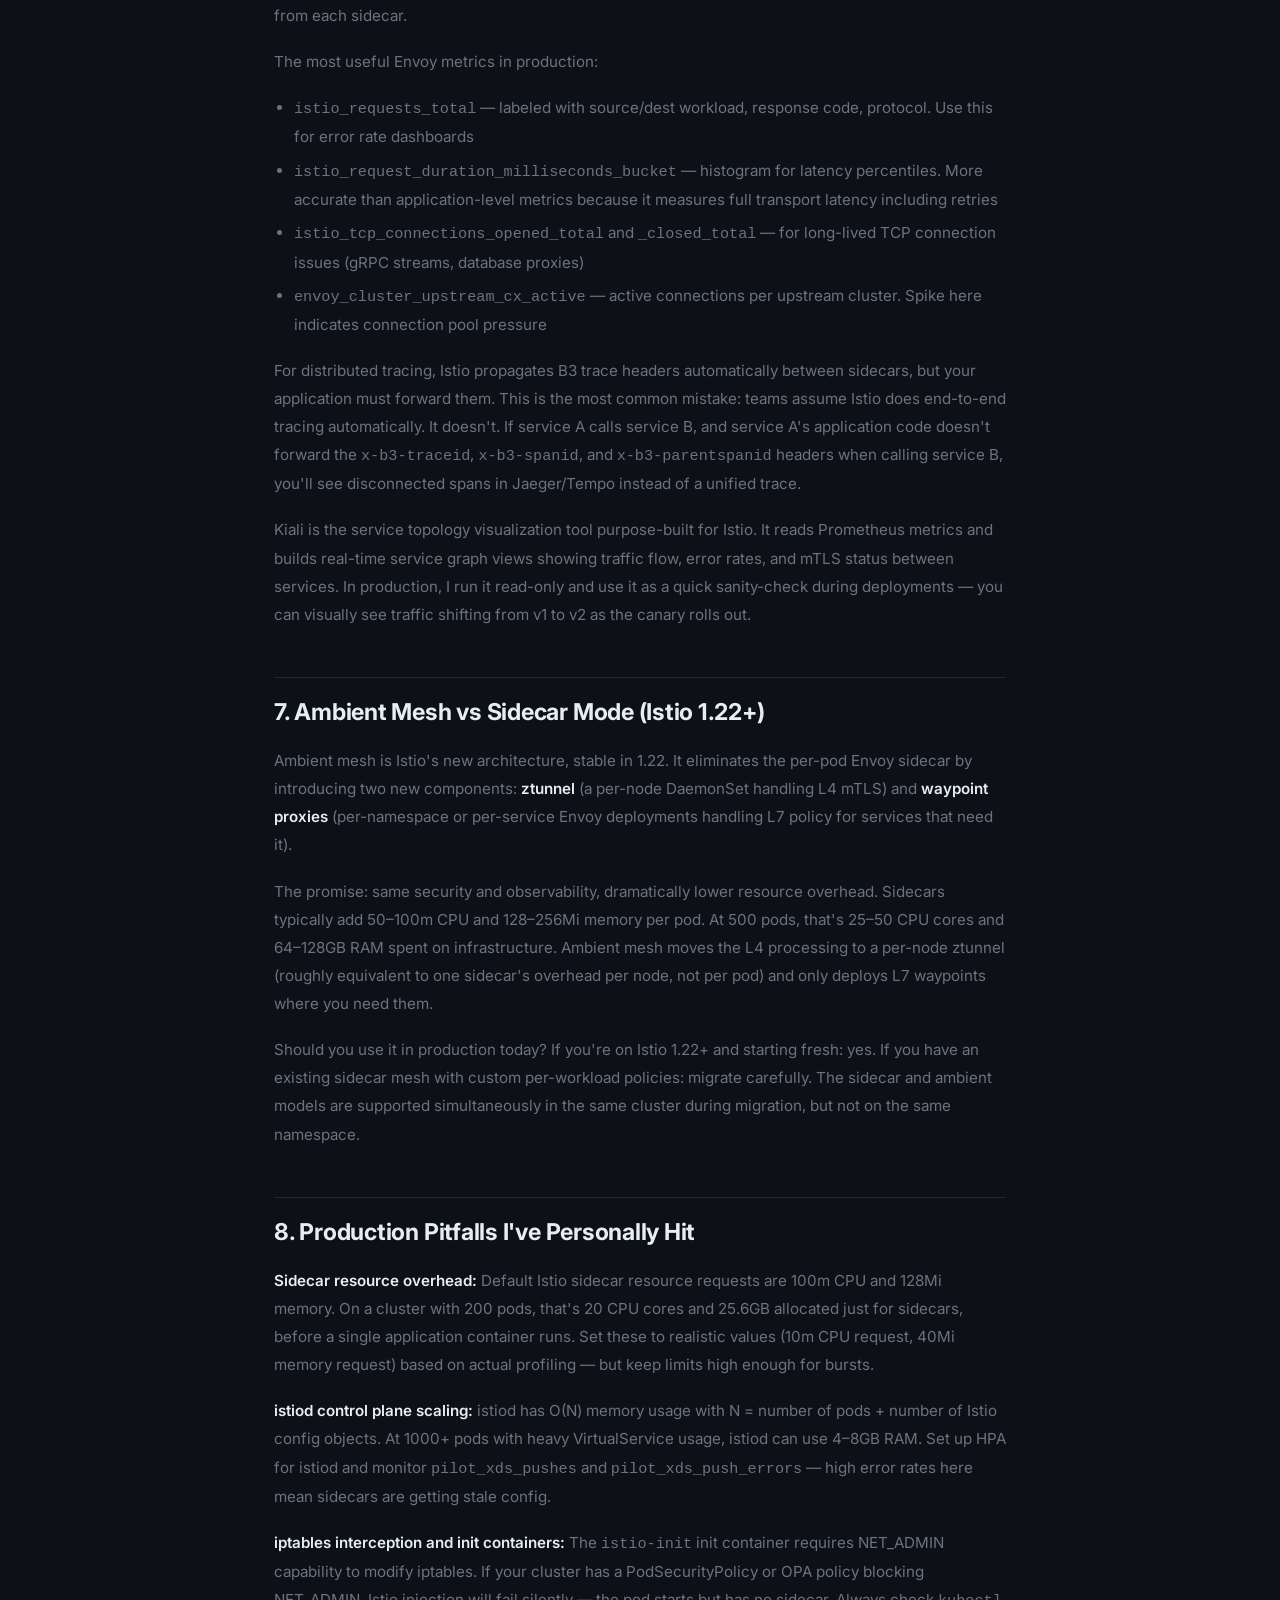
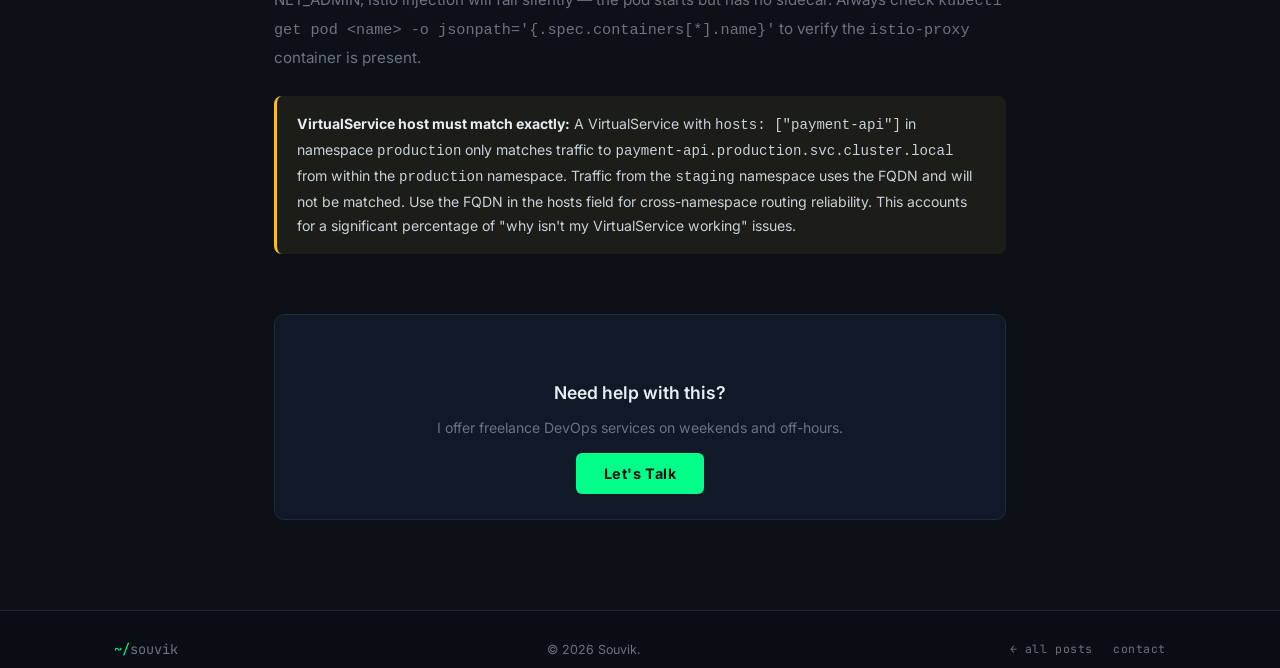
<file: blog/istio-service-mesh.html>
<!DOCTYPE html>
<html lang="en">
<head>
  <meta charset="UTF-8" />
  <meta name="viewport" content="width=device-width, initial-scale=1.0" />
  <title>Istio Deep Dive: mTLS, Traffic Management &amp; Observability at Scale | Souvik</title>
  <link rel="stylesheet" href="../css/style.css" />
  <link rel="stylesheet" href="../css/blog.css" />
  <link href="https://fonts.googleapis.com/css2?family=JetBrains+Mono:wght@300;400;500;700&family=Inter:wght@300;400;500;600;700&display=swap" rel="stylesheet" />
</head>
<body>
  <nav class="navbar scrolled">
    <div class="nav-inner">
      <div class="nav-logo"><a href="../"><span class="prompt">~/</span><span class="nav-name">souvik</span><span class="cursor-blink">_</span></a></div>
      <ul class="nav-links">
        <li><a href="../#services"><span class="prompt-sm">></span> services</a></li>
        <li><a href="./" class="nav-active"><span class="prompt-sm">></span> blog</a></li>
        <li><a href="../#contact" class="nav-cta">hire_me.sh</a></li>
      </ul>
    </div>
  </nav>

  <section class="post-hero">
    <div class="container">
      <a href="./" class="post-back">&larr; back to blog</a>
      <div class="post-tags">
        <span class="blog-tag">Istio</span>
        <span class="blog-tag">Service Mesh</span>
        <span class="blog-tag">Kubernetes</span>
      </div>
      <h1>Istio Deep Dive: mTLS, Traffic Management &amp; Observability at Scale</h1>
      <div class="post-meta">
        <span>Souvik</span><span class="dot-sep">&middot;</span>
        <span>February 2026</span><span class="dot-sep">&middot;</span>
        <span>15 min read</span>
      </div>
    </div>
  </section>

  <section class="post-body">
    <div class="container">

      <p>Istio is the most powerful and most misunderstood infrastructure component I've worked with. Teams adopt it for mTLS, accidentally leave it in permissive mode for 18 months, wonder why their p99 latency jumped 15ms, and blame "the service mesh." This post is the guide I give to teams before they install Istio: what it actually does, how its control plane works, the production pitfalls, and how to use VirtualService and DestinationRule correctly the first time.</p>

      <p>I'm covering Istio 1.22+ with the ambient mesh option, but the sidecar model is still the majority of production deployments and most of this content applies to both.</p>

      <h2>1. Control Plane Architecture: What istiod Actually Does</h2>

      <p>Istio's control plane was consolidated into a single binary, <code>istiod</code>, in Istio 1.5. Before that it was a nightmare of separate Pilot, Citadel, Galley, and Mixer deployments. istiod does four things:</p>

      <ul>
        <li><strong>Service discovery (Pilot):</strong> Watches Kubernetes API for Services, Endpoints, and Istio CRDs (VirtualService, DestinationRule, etc.), translates them into Envoy xDS (Listener Discovery Service, Route Discovery Service, Cluster Discovery Service, Endpoint Discovery Service) configuration, and pushes it to Envoy sidecars</li>
        <li><strong>Certificate management (Citadel):</strong> Acts as an in-cluster CA, issuing SPIFFE X.509 certificates to every sidecar. These certs are the basis of mTLS. Default cert lifetime: 24 hours, rotated automatically</li>
        <li><strong>Configuration validation (Galley):</strong> Validates Istio CRD configurations before they're accepted by the API server. Prevents you from applying a malformed VirtualService that would silently drop traffic</li>
        <li><strong>Sidecar injection:</strong> A mutating webhook that intercepts Pod creation and injects the Envoy sidecar container + init container (which sets up iptables rules to intercept all TCP traffic)</li>
      </ul>

      <p>The Envoy sidecar is the data plane. It intercepts all inbound and outbound traffic from the pod via iptables <code>REDIRECT</code> rules set up by the <code>istio-init</code> init container. Traffic never leaves the pod's network namespace as plaintext between Envoy sidecars — it's encrypted via mTLS automatically.</p>

      <h2>2. mTLS: PeerAuthentication and DestinationRule</h2>

      <p>mTLS in Istio requires two resources working in concert. <code>PeerAuthentication</code> tells the Envoy sidecar what to accept inbound. <code>DestinationRule</code> tells the sidecar how to connect outbound. Getting both right is mandatory — having only one often leads to a broken or insecure setup.</p>

      <div class="code-block">
        <span class="code-lang">yaml — mtls-config.yaml</span>
        <pre><span class="cc"># Step 1: Enable STRICT mTLS mesh-wide</span>
<span class="cc"># This means: reject any plaintext traffic cluster-wide</span>
<span class="cn">apiVersion</span>: <span class="cs">security.istio.io/v1beta1</span>
<span class="cn">kind</span>: <span class="cs">PeerAuthentication</span>
<span class="cn">metadata</span>:
  <span class="cn">name</span>: <span class="cs">default</span>
  <span class="cn">namespace</span>: <span class="cs">istio-system</span>   <span class="cc"># mesh-wide when in istio-system</span>
<span class="cn">spec</span>:
  <span class="cn">mtls</span>:
    <span class="cn">mode</span>: <span class="cs">STRICT</span>

<span class="cc">---</span>
<span class="cc"># Namespace-level override: PERMISSIVE for legacy apps not yet migrated</span>
<span class="cn">apiVersion</span>: <span class="cs">security.istio.io/v1beta1</span>
<span class="cn">kind</span>: <span class="cs">PeerAuthentication</span>
<span class="cn">metadata</span>:
  <span class="cn">name</span>: <span class="cs">legacy-permissive</span>
  <span class="cn">namespace</span>: <span class="cs">legacy</span>
<span class="cn">spec</span>:
  <span class="cn">mtls</span>:
    <span class="cn">mode</span>: <span class="cs">PERMISSIVE</span>   <span class="cc"># accepts both mTLS and plaintext during migration</span>

<span class="cc">---</span>
<span class="cc"># DestinationRule: tell the outbound sidecar to use mTLS when calling payment-api</span>
<span class="cn">apiVersion</span>: <span class="cs">networking.istio.io/v1alpha3</span>
<span class="cn">kind</span>: <span class="cs">DestinationRule</span>
<span class="cn">metadata</span>:
  <span class="cn">name</span>: <span class="cs">payment-api-mtls</span>
  <span class="cn">namespace</span>: <span class="cs">production</span>
<span class="cn">spec</span>:
  <span class="cn">host</span>: <span class="cs">payment-api.production.svc.cluster.local</span>
  <span class="cn">trafficPolicy</span>:
    <span class="cn">tls</span>:
      <span class="cn">mode</span>: <span class="cs">ISTIO_MUTUAL</span>   <span class="cc"># use Istio-managed certs (not custom certs)</span>
    <span class="cn">connectionPool</span>:
      <span class="cn">tcp</span>:
        <span class="cn">maxConnections</span>: <span class="cv">100</span>
      <span class="cn">http</span>:
        <span class="cn">http2MaxRequests</span>: <span class="cv">1000</span>
        <span class="cn">pendingRequests</span>: <span class="cv">50</span>
        <span class="cn">maxRetries</span>: <span class="cv">3</span>
    <span class="cn">outlierDetection</span>:
      <span class="cn">consecutive5xxErrors</span>: <span class="cv">5</span>
      <span class="cn">interval</span>: <span class="cs">10s</span>
      <span class="cn">baseEjectionTime</span>: <span class="cs">30s</span>
      <span class="cn">maxEjectionPercent</span>: <span class="cv">50</span>   <span class="cc"># never eject more than 50% of endpoints</span>
  <span class="cn">subsets</span>:
  - <span class="cn">name</span>: <span class="cs">v1</span>
    <span class="cn">labels</span>:
      <span class="cn">version</span>: <span class="cs">v1</span>
  - <span class="cn">name</span>: <span class="cs">v2</span>
    <span class="cn">labels</span>:
      <span class="cn">version</span>: <span class="cs">v2</span></pre>
      </div>

      <div class="callout warn"><strong>The PERMISSIVE trap:</strong> Default Istio installs use PERMISSIVE mode. This means mTLS is optional — services accept both encrypted and plaintext traffic. If you leave it this way, you have no actual encryption guarantee. The correct migration path: deploy Istio in PERMISSIVE, verify all services have sidecars injected, then switch to STRICT mesh-wide. Monitor <code>istio_requests_total{connection_security_policy="mutual_tls"}</code> to verify what percentage of traffic is actually using mTLS before you flip to STRICT.</div>

      <h2>3. VirtualService: Traffic Management Done Right</h2>

      <p>VirtualService is Istio's traffic routing primitive. It overrides Kubernetes Service routing and gives you L7 routing based on headers, URI, weights, source labels, and more. The most common use case is canary deployments — route 10% of traffic to v2 while keeping 90% on v1.</p>

      <div class="code-block">
        <span class="code-lang">yaml — virtualservice.yaml</span>
        <pre><span class="cn">apiVersion</span>: <span class="cs">networking.istio.io/v1alpha3</span>
<span class="cn">kind</span>: <span class="cs">VirtualService</span>
<span class="cn">metadata</span>:
  <span class="cn">name</span>: <span class="cs">payment-api</span>
  <span class="cn">namespace</span>: <span class="cs">production</span>
<span class="cn">spec</span>:
  <span class="cn">hosts</span>:
  - <span class="cs">payment-api</span>   <span class="cc"># short name resolves to payment-api.production.svc.cluster.local</span>
  <span class="cn">http</span>:
  <span class="cc">  # Route 1: Internal beta testers get v2 (via header)</span>
  - <span class="cn">match</span>:
    - <span class="cn">headers</span>:
        <span class="cn">x-beta-user</span>:
          <span class="cn">exact</span>: <span class="cs">"true"</span>
    <span class="cn">route</span>:
    - <span class="cn">destination</span>:
        <span class="cn">host</span>: <span class="cs">payment-api</span>
        <span class="cn">subset</span>: <span class="cs">v2</span>
      <span class="cn">weight</span>: <span class="cv">100</span>

  <span class="cc">  # Route 2: 10% canary to v2 for everyone else</span>
  - <span class="cn">route</span>:
    - <span class="cn">destination</span>:
        <span class="cn">host</span>: <span class="cs">payment-api</span>
        <span class="cn">subset</span>: <span class="cs">v1</span>
      <span class="cn">weight</span>: <span class="cv">90</span>
    - <span class="cn">destination</span>:
        <span class="cn">host</span>: <span class="cs">payment-api</span>
        <span class="cn">subset</span>: <span class="cs">v2</span>
      <span class="cn">weight</span>: <span class="cv">10</span>
    <span class="cn">timeout</span>: <span class="cs">10s</span>
    <span class="cn">retries</span>:
      <span class="cn">attempts</span>: <span class="cv">3</span>
      <span class="cn">perTryTimeout</span>: <span class="cs">3s</span>
      <span class="cn">retryOn</span>: <span class="cs">"5xx,gateway-error,connect-failure,retriable-4xx"</span>

<span class="cc">---</span>
<span class="cc"># Fault injection for testing resilience of callers</span>
<span class="cc"># Apply temporarily in staging — never in production</span>
<span class="cn">apiVersion</span>: <span class="cs">networking.istio.io/v1alpha3</span>
<span class="cn">kind</span>: <span class="cs">VirtualService</span>
<span class="cn">metadata</span>:
  <span class="cn">name</span>: <span class="cs">payment-api-fault</span>
  <span class="cn">namespace</span>: <span class="cs">staging</span>
<span class="cn">spec</span>:
  <span class="cn">hosts</span>:
  - <span class="cs">payment-api</span>
  <span class="cn">http</span>:
  - <span class="cn">fault</span>:
      <span class="cn">delay</span>:
        <span class="cn">percentage</span>:
          <span class="cn">value</span>: <span class="cv">20.0</span>   <span class="cc"># 20% of requests get a 3-second delay</span>
        <span class="cn">fixedDelay</span>: <span class="cs">3s</span>
      <span class="cn">abort</span>:
        <span class="cn">percentage</span>:
          <span class="cn">value</span>: <span class="cv">5.0</span>    <span class="cc"># 5% of requests get HTTP 503</span>
        <span class="cn">httpStatus</span>: <span class="cv">503</span>
    <span class="cn">route</span>:
    - <span class="cn">destination</span>:
        <span class="cn">host</span>: <span class="cs">payment-api</span>
        <span class="cn">subset</span>: <span class="cs">v1</span></pre>
      </div>

      <h2>4. Circuit Breaking with Outlier Detection</h2>

      <p>Outlier detection in Istio's DestinationRule is Envoy's circuit breaker. When a backend pod returns 5xx errors consecutively, Envoy ejects it from the load-balancing pool temporarily, preventing cascading failures from a bad pod. The parameters matter — set them too aggressively and a single slow pod during a deployment will get ejected and reduce your capacity. Too loose and you'll hammer a failing pod.</p>

      <p>The <code>outlierDetection</code> block in the DestinationRule example above already shows a production-tuned config. Key thing to monitor: <code>envoy_cluster_outlier_detection_ejections_active</code> gauge per pod. If you see pods being ejected repeatedly, it means you have a reliability problem in that service, not a tuning problem in Istio.</p>

      <h2>5. JWT Authentication with RequestAuthentication</h2>

      <div class="code-block">
        <span class="code-lang">yaml — jwt-auth.yaml</span>
        <pre><span class="cc"># RequestAuthentication: tell Istio how to validate JWT tokens</span>
<span class="cn">apiVersion</span>: <span class="cs">security.istio.io/v1beta1</span>
<span class="cn">kind</span>: <span class="cs">RequestAuthentication</span>
<span class="cn">metadata</span>:
  <span class="cn">name</span>: <span class="cs">jwt-auth</span>
  <span class="cn">namespace</span>: <span class="cs">production</span>
<span class="cn">spec</span>:
  <span class="cn">selector</span>:
    <span class="cn">matchLabels</span>:
      <span class="cn">app</span>: <span class="cs">api-gateway</span>
  <span class="cn">jwtRules</span>:
  - <span class="cn">issuer</span>: <span class="cs">"https://auth.example.com"</span>
    <span class="cn">jwksUri</span>: <span class="cs">"https://auth.example.com/.well-known/jwks.json"</span>
    <span class="cn">audiences</span>:
    - <span class="cs">"api.example.com"</span>
    <span class="cn">forwardOriginalToken</span>: <span class="cs">true</span>   <span class="cc"># pass JWT to backend for claims extraction</span>

<span class="cc">---</span>
<span class="cc"># AuthorizationPolicy: enforce that the JWT must be present and valid</span>
<span class="cc"># Without this, RequestAuthentication only validates IF a token is present</span>
<span class="cn">apiVersion</span>: <span class="cs">security.istio.io/v1beta1</span>
<span class="cn">kind</span>: <span class="cs">AuthorizationPolicy</span>
<span class="cn">metadata</span>:
  <span class="cn">name</span>: <span class="cs">require-jwt</span>
  <span class="cn">namespace</span>: <span class="cs">production</span>
<span class="cn">spec</span>:
  <span class="cn">selector</span>:
    <span class="cn">matchLabels</span>:
      <span class="cn">app</span>: <span class="cs">api-gateway</span>
  <span class="cn">action</span>: <span class="cs">ALLOW</span>
  <span class="cn">rules</span>:
  - <span class="cn">from</span>:
    - <span class="cn">source</span>:
        <span class="cn">requestPrincipals</span>: [<span class="cs">"https://auth.example.com/*"</span>]  <span class="cc"># issuer/subject</span>
    <span class="cn">to</span>:
    - <span class="cn">operation</span>:
        <span class="cn">methods</span>: [<span class="cs">"GET"</span>, <span class="cs">"POST"</span>]
        <span class="cn">paths</span>: [<span class="cs">"/api/*"</span>]
    <span class="cn">when</span>:
    - <span class="cn">key</span>: <span class="cs">request.auth.claims[role]</span>
      <span class="cn">values</span>: [<span class="cs">"admin"</span>, <span class="cs">"service"</span>]</pre>
      </div>

      <div class="callout info"><strong>RequestAuthentication alone is not enforcement:</strong> This trips up almost every team. RequestAuthentication tells Envoy how to validate a JWT if one is present. But if no JWT is included, the request passes through anyway. You must pair it with an AuthorizationPolicy that requires a valid <code>requestPrincipal</code>. Without both, you have validation without enforcement.</div>

      <h2>6. Observability: Envoy Metrics, Jaeger, and Kiali</h2>

      <p>Istio's observability story is excellent once you understand the layers. Envoy emits detailed metrics for every request it proxies: request count, duration, bytes sent/received, response codes, upstream cluster state. These flow into Prometheus via the standard <code>/stats/prometheus</code> endpoint scraped from each sidecar.</p>

      <p>The most useful Envoy metrics in production:</p>
      <ul>
        <li><code>istio_requests_total</code> — labeled with source/dest workload, response code, protocol. Use this for error rate dashboards</li>
        <li><code>istio_request_duration_milliseconds_bucket</code> — histogram for latency percentiles. More accurate than application-level metrics because it measures full transport latency including retries</li>
        <li><code>istio_tcp_connections_opened_total</code> and <code>_closed_total</code> — for long-lived TCP connection issues (gRPC streams, database proxies)</li>
        <li><code>envoy_cluster_upstream_cx_active</code> — active connections per upstream cluster. Spike here indicates connection pool pressure</li>
      </ul>

      <p>For distributed tracing, Istio propagates B3 trace headers automatically between sidecars, but your application must forward them. This is the most common mistake: teams assume Istio does end-to-end tracing automatically. It doesn't. If service A calls service B, and service A's application code doesn't forward the <code>x-b3-traceid</code>, <code>x-b3-spanid</code>, and <code>x-b3-parentspanid</code> headers when calling service B, you'll see disconnected spans in Jaeger/Tempo instead of a unified trace.</p>

      <p>Kiali is the service topology visualization tool purpose-built for Istio. It reads Prometheus metrics and builds real-time service graph views showing traffic flow, error rates, and mTLS status between services. In production, I run it read-only and use it as a quick sanity-check during deployments — you can visually see traffic shifting from v1 to v2 as the canary rolls out.</p>

      <h2>7. Ambient Mesh vs Sidecar Mode (Istio 1.22+)</h2>

      <p>Ambient mesh is Istio's new architecture, stable in 1.22. It eliminates the per-pod Envoy sidecar by introducing two new components: <strong>ztunnel</strong> (a per-node DaemonSet handling L4 mTLS) and <strong>waypoint proxies</strong> (per-namespace or per-service Envoy deployments handling L7 policy for services that need it).</p>

      <p>The promise: same security and observability, dramatically lower resource overhead. Sidecars typically add 50–100m CPU and 128–256Mi memory per pod. At 500 pods, that's 25–50 CPU cores and 64–128GB RAM spent on infrastructure. Ambient mesh moves the L4 processing to a per-node ztunnel (roughly equivalent to one sidecar's overhead per node, not per pod) and only deploys L7 waypoints where you need them.</p>

      <p>Should you use it in production today? If you're on Istio 1.22+ and starting fresh: yes. If you have an existing sidecar mesh with custom per-workload policies: migrate carefully. The sidecar and ambient models are supported simultaneously in the same cluster during migration, but not on the same namespace.</p>

      <h2>8. Production Pitfalls I've Personally Hit</h2>

      <p><strong>Sidecar resource overhead:</strong> Default Istio sidecar resource requests are 100m CPU and 128Mi memory. On a cluster with 200 pods, that's 20 CPU cores and 25.6GB allocated just for sidecars, before a single application container runs. Set these to realistic values (10m CPU request, 40Mi memory request) based on actual profiling — but keep limits high enough for bursts.</p>

      <p><strong>istiod control plane scaling:</strong> istiod has O(N) memory usage with N = number of pods + number of Istio config objects. At 1000+ pods with heavy VirtualService usage, istiod can use 4–8GB RAM. Set up HPA for istiod and monitor <code>pilot_xds_pushes</code> and <code>pilot_xds_push_errors</code> — high error rates here mean sidecars are getting stale config.</p>

      <p><strong>iptables interception and init containers:</strong> The <code>istio-init</code> init container requires NET_ADMIN capability to modify iptables. If your cluster has a PodSecurityPolicy or OPA policy blocking NET_ADMIN, Istio injection will fail silently — the pod starts but has no sidecar. Always check <code>kubectl get pod &lt;name&gt; -o jsonpath='{.spec.containers[*].name}'</code> to verify the <code>istio-proxy</code> container is present.</p>

      <div class="callout warn"><strong>VirtualService host must match exactly:</strong> A VirtualService with <code>hosts: ["payment-api"]</code> in namespace <code>production</code> only matches traffic to <code>payment-api.production.svc.cluster.local</code> from within the <code>production</code> namespace. Traffic from the <code>staging</code> namespace uses the FQDN and will not be matched. Use the FQDN in the hosts field for cross-namespace routing reliability. This accounts for a significant percentage of "why isn't my VirtualService working" issues.</div>

      <div class="post-cta">
        <h3>Need help with this?</h3>
        <p>I offer freelance DevOps services on weekends and off-hours.</p>
        <a href="../#contact" class="btn-primary">Let's Talk</a>
      </div>

    </div>
  </section>

  <footer class="footer">
    <div class="container footer-inner">
      <div class="footer-logo"><a href="../"><span class="prompt">~/</span><span>souvik</span></a></div>
      <p class="footer-copy">&copy; 2026 Souvik.</p>
      <div class="footer-links"><a href="./">&larr; all posts</a><a href="../#contact">contact</a></div>
    </div>
  </footer>
</body>
</html>
</file>
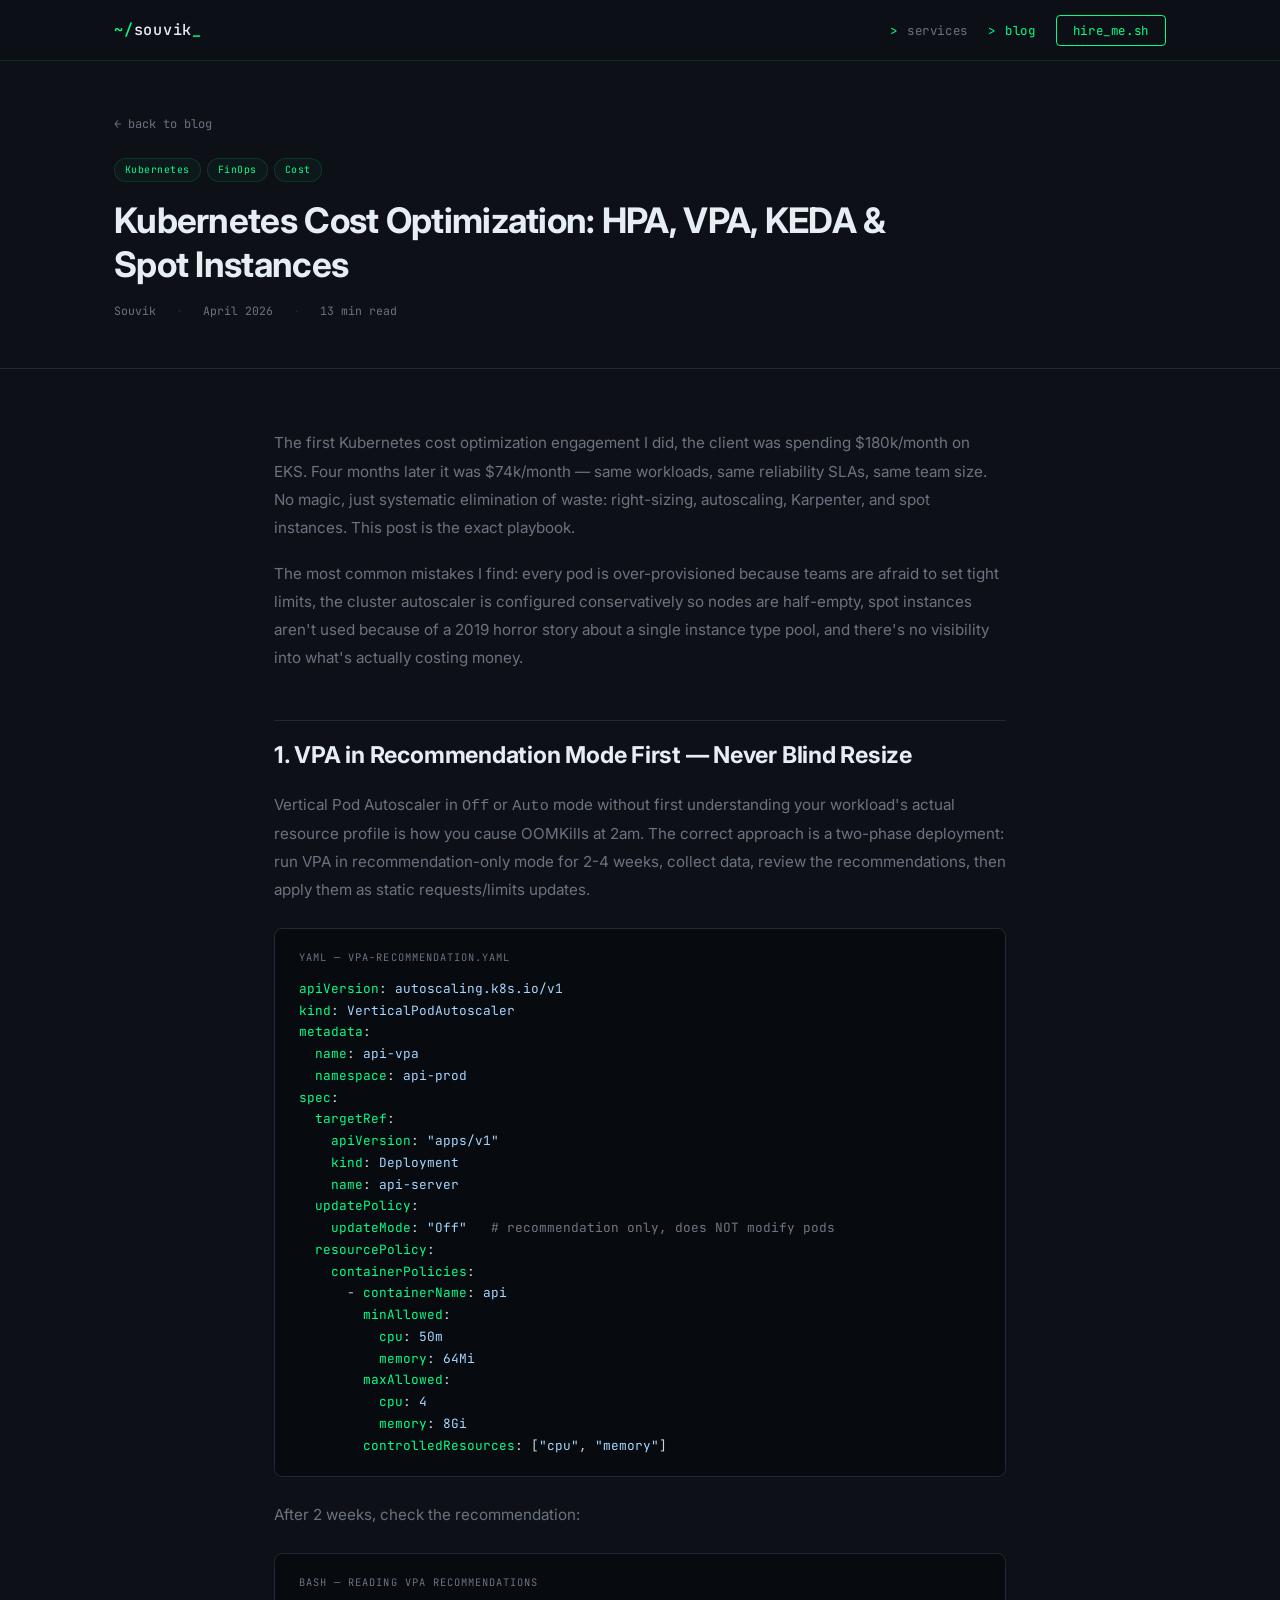
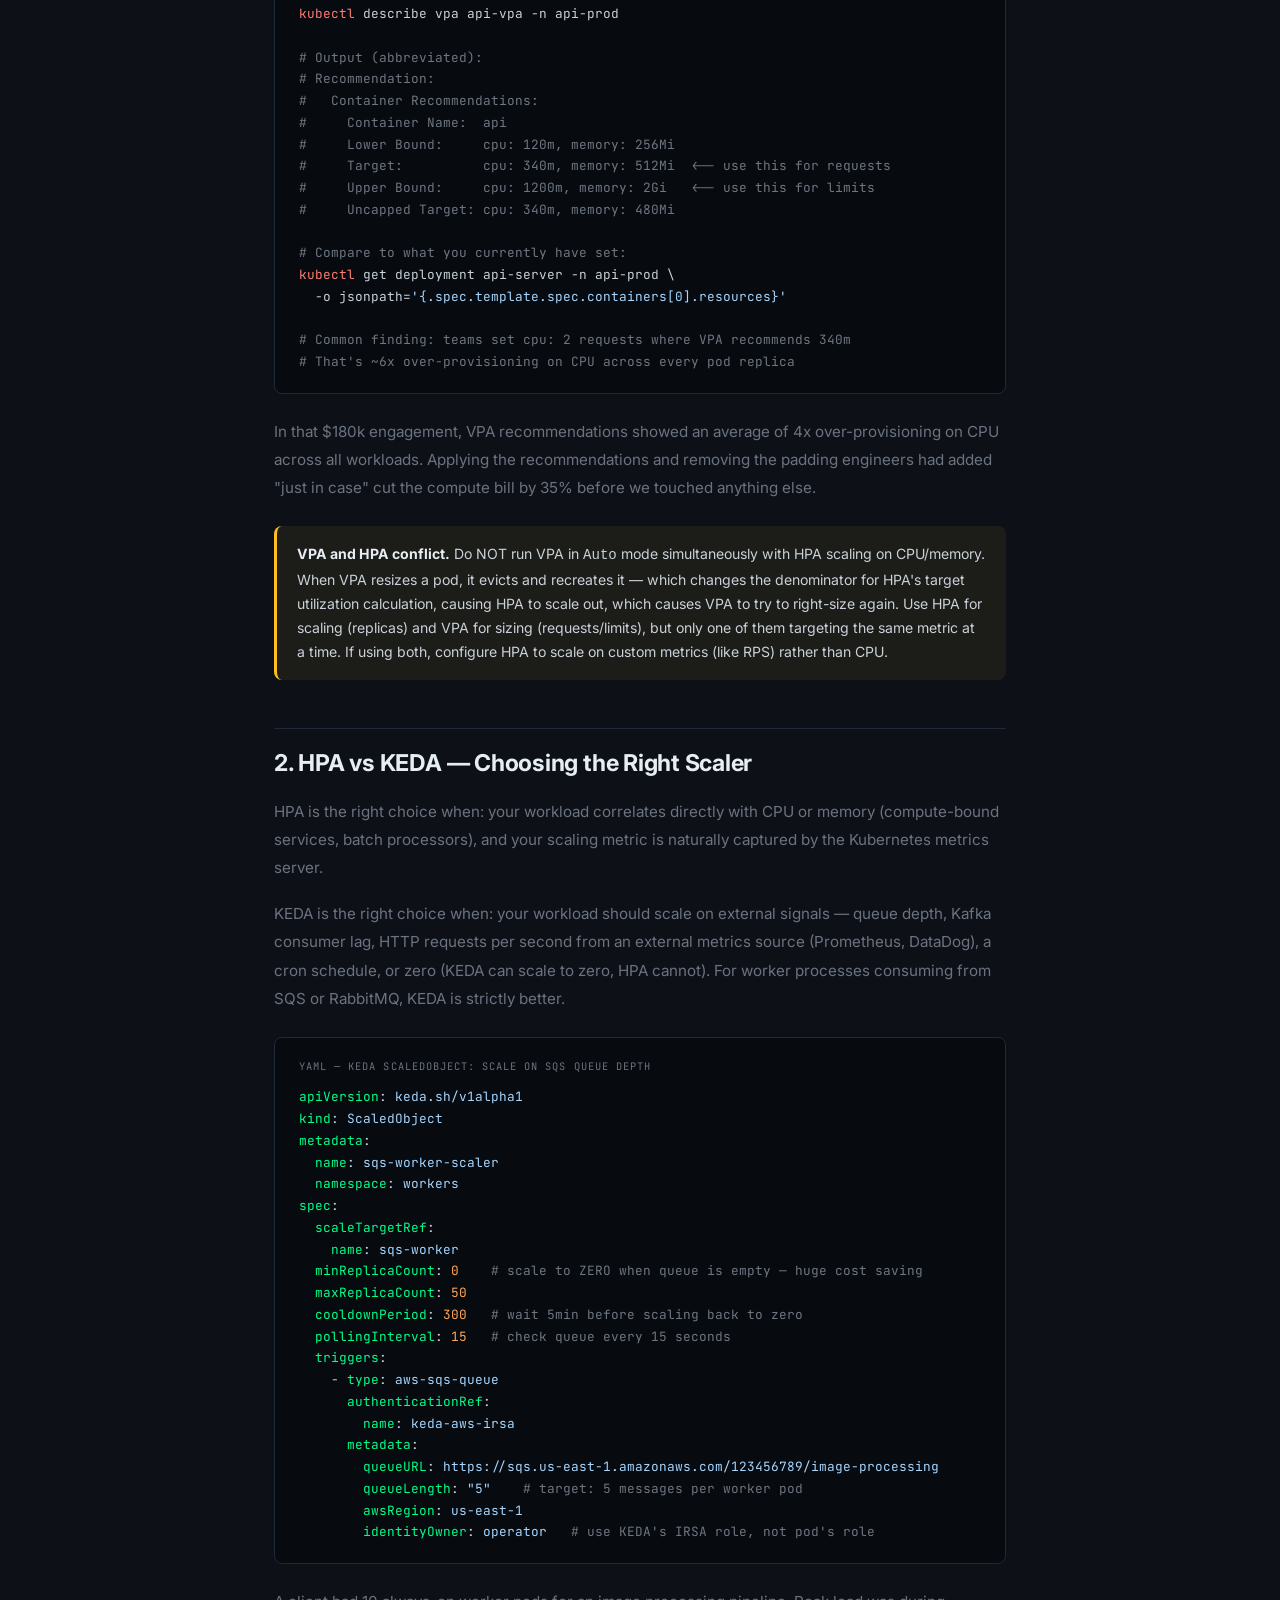
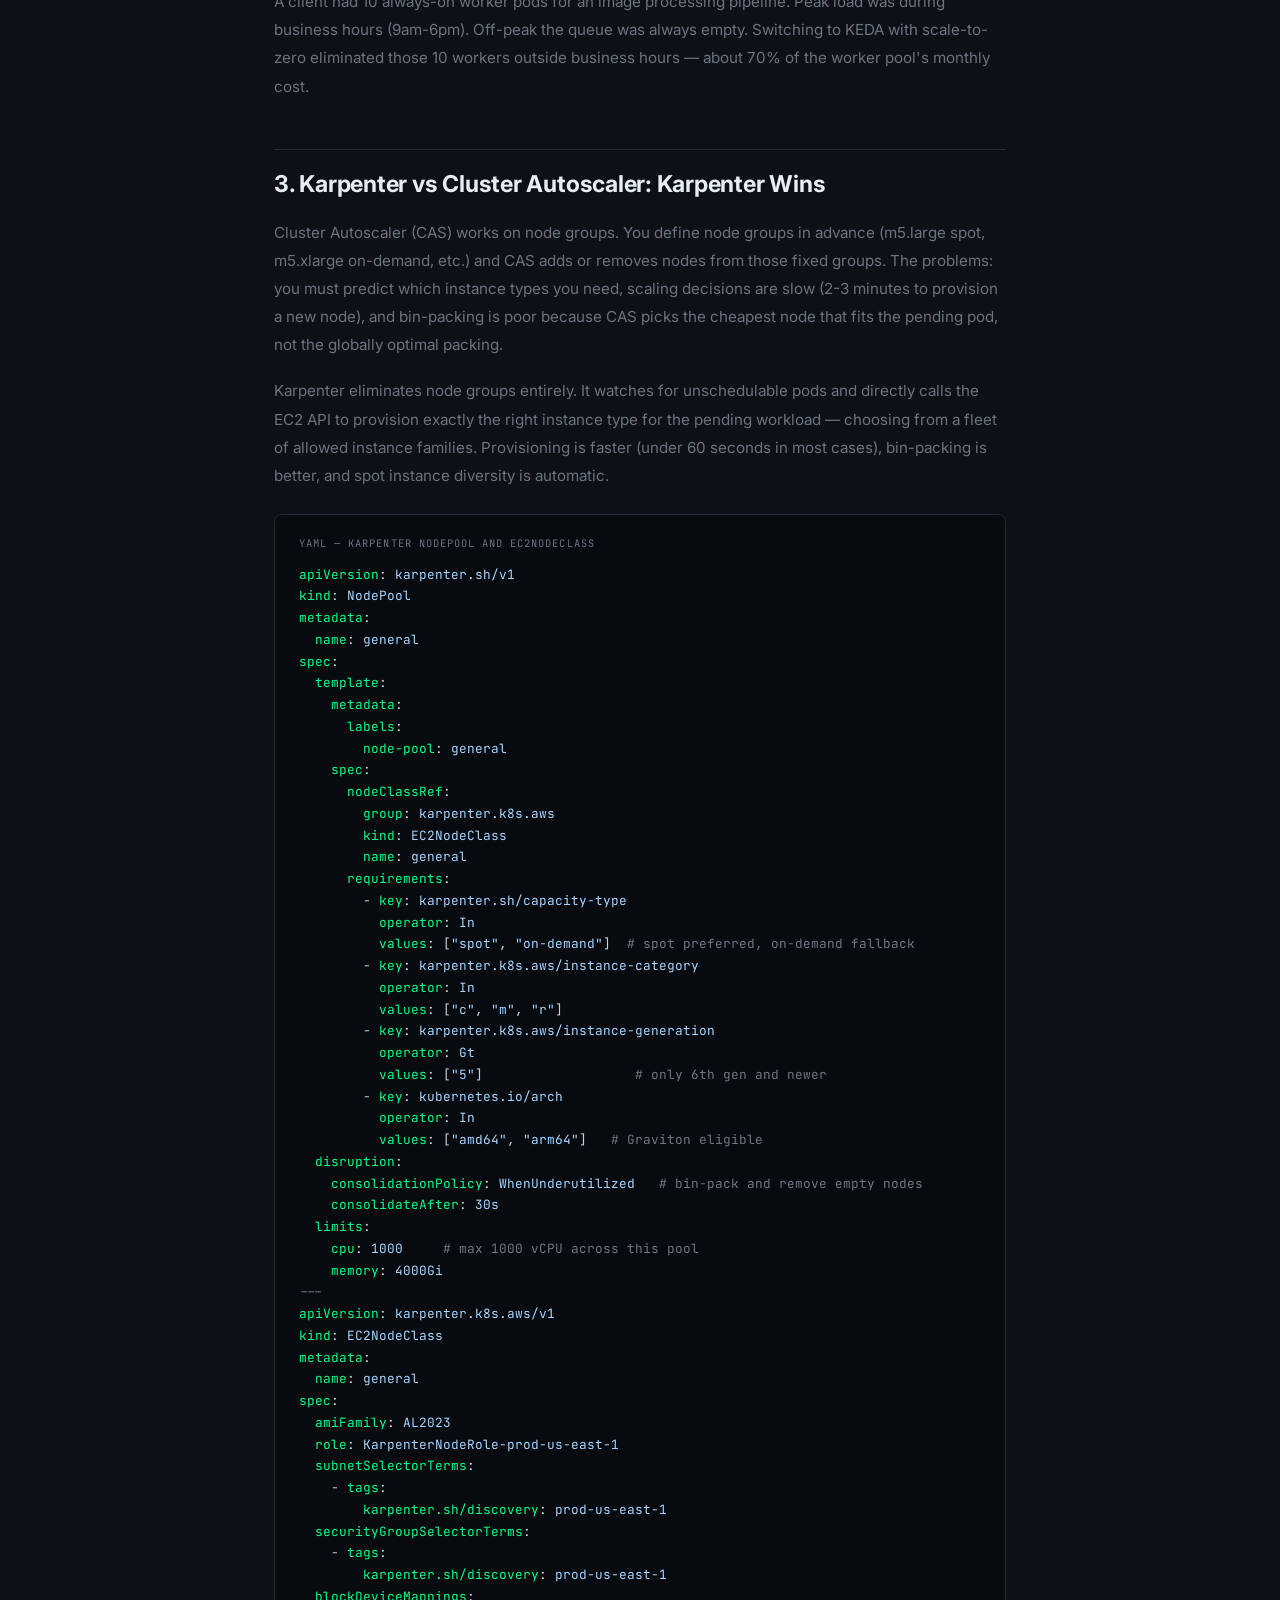
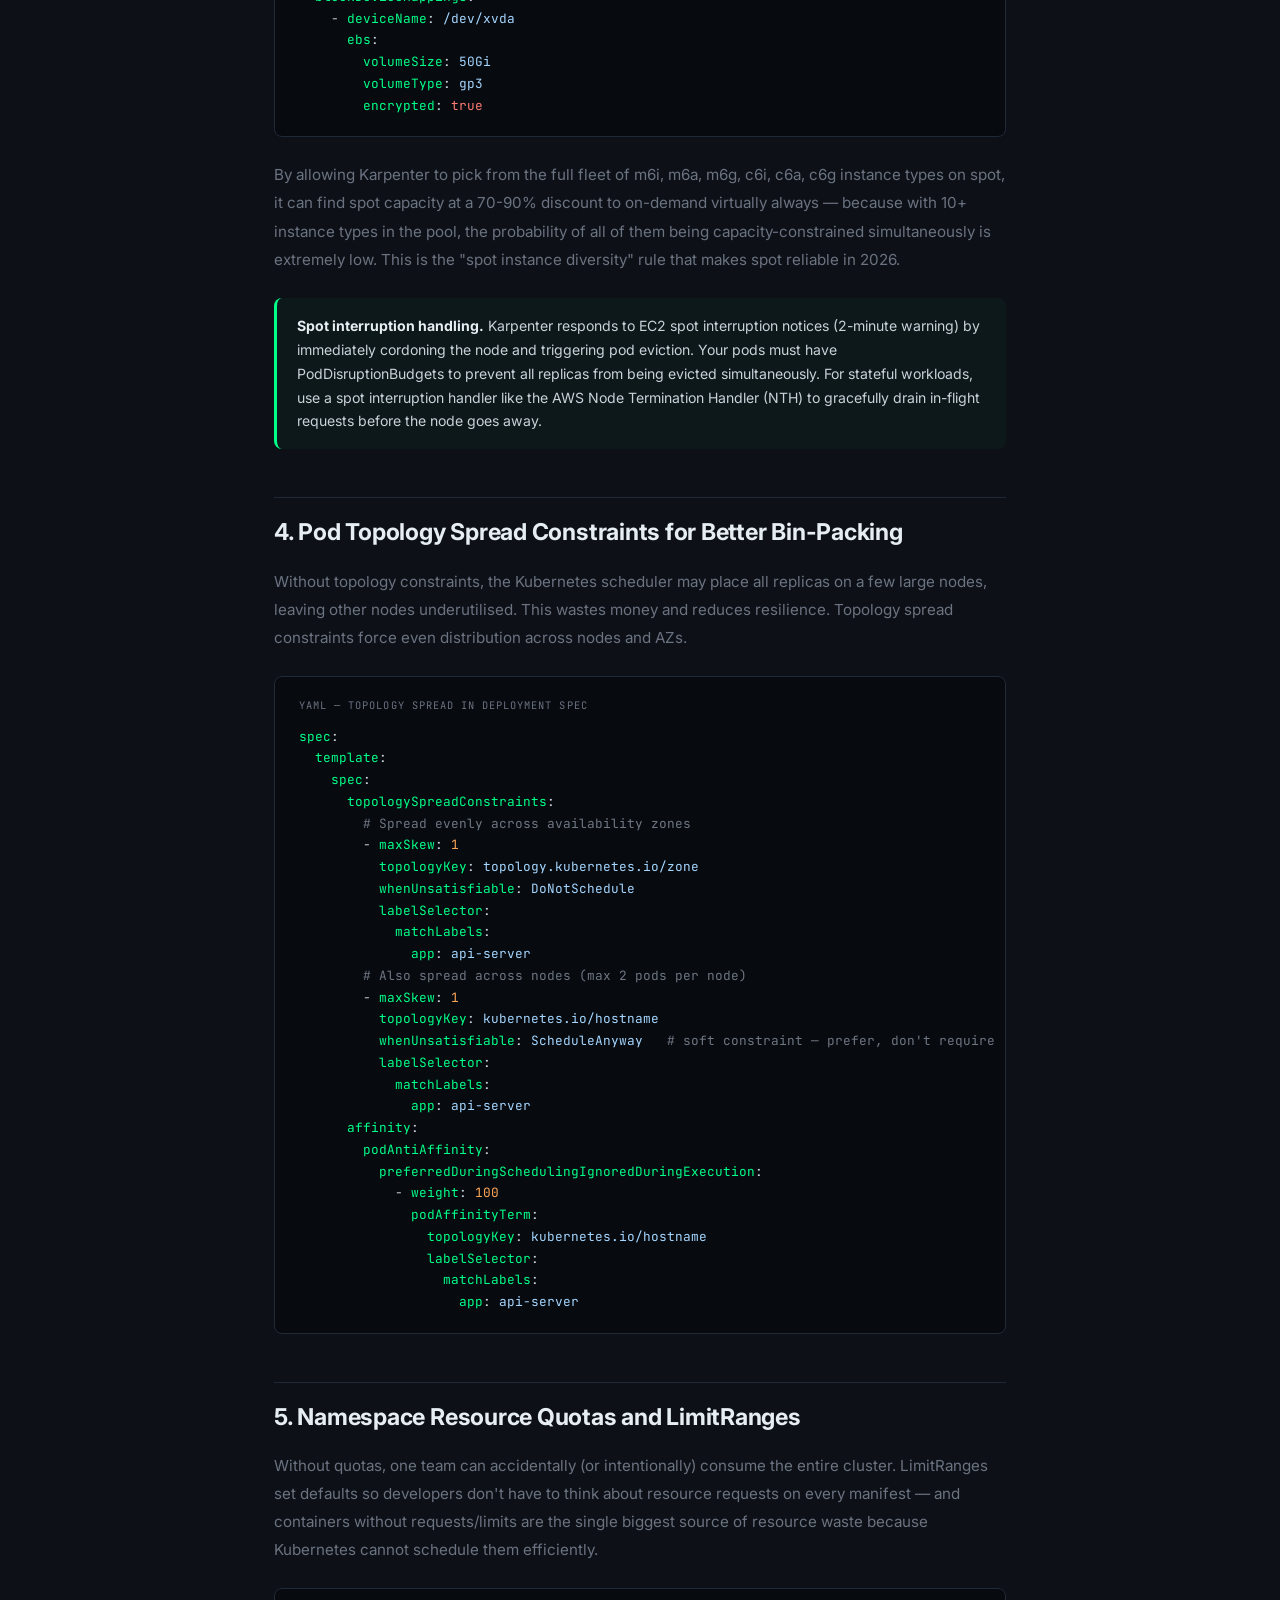
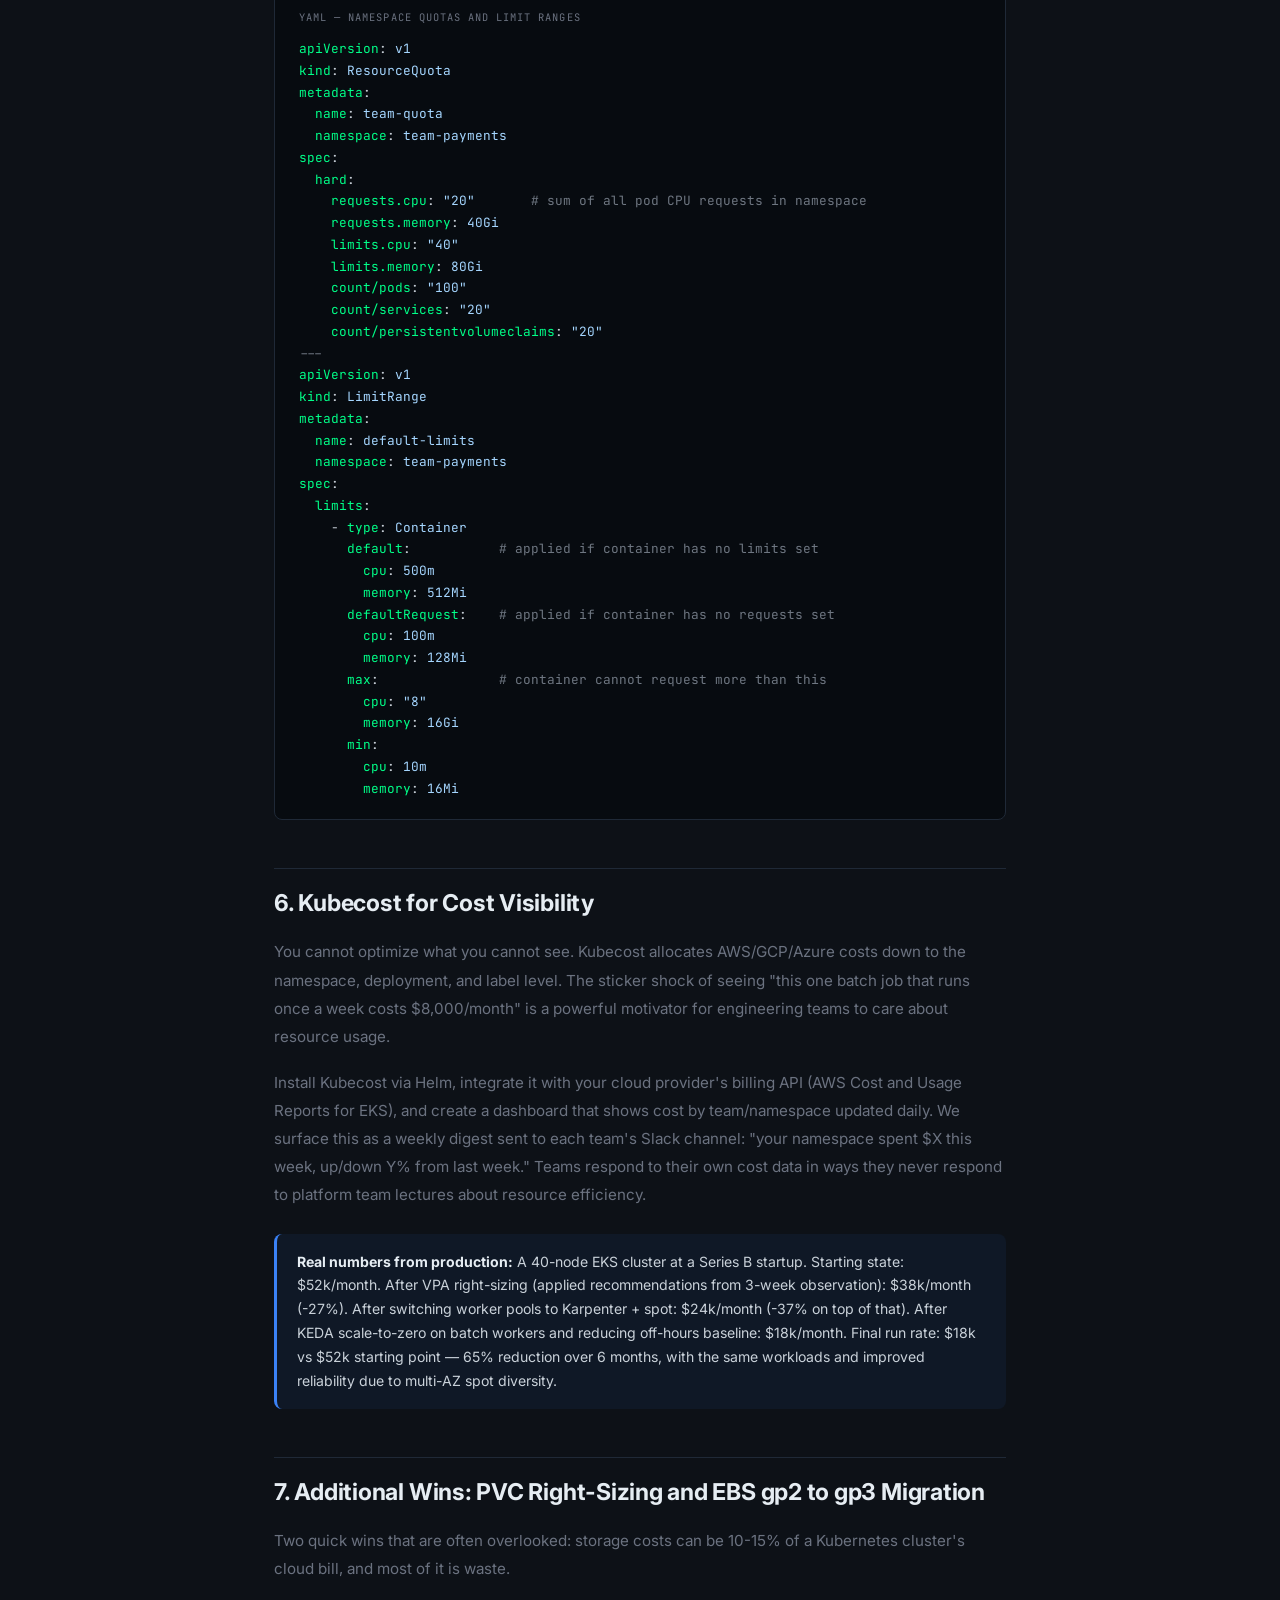
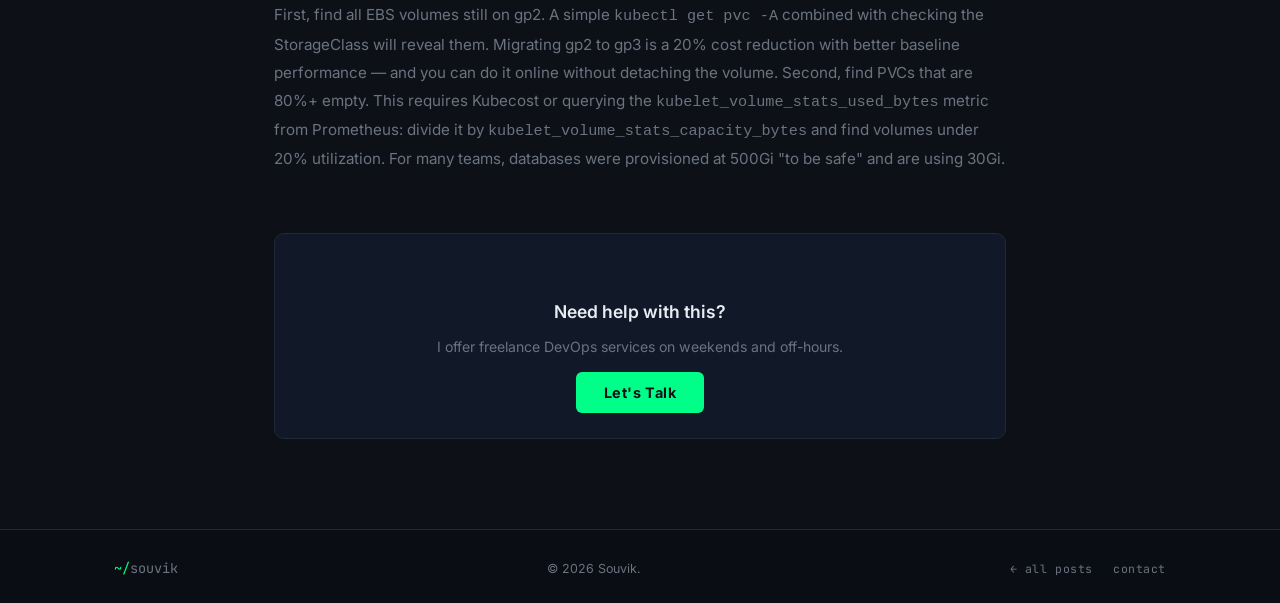
<file: blog/k8s-cost-optimization.html>
<!DOCTYPE html>
<html lang="en">
<head>
  <meta charset="UTF-8" />
  <meta name="viewport" content="width=device-width, initial-scale=1.0" />
  <title>Kubernetes Cost Optimization: HPA, VPA, KEDA &amp; Spot Instances | Souvik</title>
  <link rel="stylesheet" href="../css/style.css" />
  <link rel="stylesheet" href="../css/blog.css" />
  <link href="https://fonts.googleapis.com/css2?family=JetBrains+Mono:wght@300;400;500;700&family=Inter:wght@300;400;500;600;700&display=swap" rel="stylesheet" />
</head>
<body>
  <nav class="navbar scrolled">
    <div class="nav-inner">
      <div class="nav-logo"><a href="../"><span class="prompt">~/</span><span class="nav-name">souvik</span><span class="cursor-blink">_</span></a></div>
      <ul class="nav-links">
        <li><a href="../#services"><span class="prompt-sm">></span> services</a></li>
        <li><a href="./" class="nav-active"><span class="prompt-sm">></span> blog</a></li>
        <li><a href="../#contact" class="nav-cta">hire_me.sh</a></li>
      </ul>
    </div>
  </nav>

  <section class="post-hero">
    <div class="container">
      <a href="./" class="post-back">← back to blog</a>
      <div class="post-tags">
        <span class="blog-tag">Kubernetes</span>
        <span class="blog-tag">FinOps</span>
        <span class="blog-tag">Cost</span>
      </div>
      <h1>Kubernetes Cost Optimization: HPA, VPA, KEDA &amp; Spot Instances</h1>
      <div class="post-meta">
        <span>Souvik</span><span class="dot-sep">·</span>
        <span>April 2026</span><span class="dot-sep">·</span>
        <span>13 min read</span>
      </div>
    </div>
  </section>

  <section class="post-body">
    <div class="container">

      <p>The first Kubernetes cost optimization engagement I did, the client was spending $180k/month on EKS. Four months later it was $74k/month — same workloads, same reliability SLAs, same team size. No magic, just systematic elimination of waste: right-sizing, autoscaling, Karpenter, and spot instances. This post is the exact playbook.</p>

      <p>The most common mistakes I find: every pod is over-provisioned because teams are afraid to set tight limits, the cluster autoscaler is configured conservatively so nodes are half-empty, spot instances aren't used because of a 2019 horror story about a single instance type pool, and there's no visibility into what's actually costing money.</p>

      <h2>1. VPA in Recommendation Mode First — Never Blind Resize</h2>

      <p>Vertical Pod Autoscaler in <code>Off</code> or <code>Auto</code> mode without first understanding your workload's actual resource profile is how you cause OOMKills at 2am. The correct approach is a two-phase deployment: run VPA in recommendation-only mode for 2-4 weeks, collect data, review the recommendations, then apply them as static requests/limits updates.</p>

      <div class="code-block">
        <span class="code-lang">yaml — vpa-recommendation.yaml</span>
        <pre><span class="cn">apiVersion</span>: <span class="cs">autoscaling.k8s.io/v1</span>
<span class="cn">kind</span>: <span class="cs">VerticalPodAutoscaler</span>
<span class="cn">metadata</span>:
  <span class="cn">name</span>: <span class="cs">api-vpa</span>
  <span class="cn">namespace</span>: <span class="cs">api-prod</span>
<span class="cn">spec</span>:
  <span class="cn">targetRef</span>:
    <span class="cn">apiVersion</span>: <span class="cs">"apps/v1"</span>
    <span class="cn">kind</span>: <span class="cs">Deployment</span>
    <span class="cn">name</span>: <span class="cs">api-server</span>
  <span class="cn">updatePolicy</span>:
    <span class="cn">updateMode</span>: <span class="cs">"Off"</span>   <span class="cc"># recommendation only, does NOT modify pods</span>
  <span class="cn">resourcePolicy</span>:
    <span class="cn">containerPolicies</span>:
      - <span class="cn">containerName</span>: <span class="cs">api</span>
        <span class="cn">minAllowed</span>:
          <span class="cn">cpu</span>: <span class="cs">50m</span>
          <span class="cn">memory</span>: <span class="cs">64Mi</span>
        <span class="cn">maxAllowed</span>:
          <span class="cn">cpu</span>: <span class="cs">4</span>
          <span class="cn">memory</span>: <span class="cs">8Gi</span>
        <span class="cn">controlledResources</span>: [<span class="cs">"cpu"</span>, <span class="cs">"memory"</span>]</pre>
      </div>

      <p>After 2 weeks, check the recommendation:</p>

      <div class="code-block">
        <span class="code-lang">bash — reading VPA recommendations</span>
        <pre><span class="ck">kubectl</span> describe vpa api-vpa -n api-prod

<span class="cc"># Output (abbreviated):</span>
<span class="cc"># Recommendation:</span>
<span class="cc">#   Container Recommendations:</span>
<span class="cc">#     Container Name:  api</span>
<span class="cc">#     Lower Bound:     cpu: 120m, memory: 256Mi</span>
<span class="cc">#     Target:          cpu: 340m, memory: 512Mi  &lt;-- use this for requests</span>
<span class="cc">#     Upper Bound:     cpu: 1200m, memory: 2Gi   &lt;-- use this for limits</span>
<span class="cc">#     Uncapped Target: cpu: 340m, memory: 480Mi</span>

<span class="cc"># Compare to what you currently have set:</span>
<span class="ck">kubectl</span> get deployment api-server -n api-prod \
  -o jsonpath=<span class="cs">'{.spec.template.spec.containers[0].resources}'</span>

<span class="cc"># Common finding: teams set cpu: 2 requests where VPA recommends 340m</span>
<span class="cc"># That's ~6x over-provisioning on CPU across every pod replica</span></pre>
      </div>

      <p>In that $180k engagement, VPA recommendations showed an average of 4x over-provisioning on CPU across all workloads. Applying the recommendations and removing the padding engineers had added "just in case" cut the compute bill by 35% before we touched anything else.</p>

      <div class="callout warn"><strong>VPA and HPA conflict.</strong> Do NOT run VPA in <code>Auto</code> mode simultaneously with HPA scaling on CPU/memory. When VPA resizes a pod, it evicts and recreates it — which changes the denominator for HPA's target utilization calculation, causing HPA to scale out, which causes VPA to try to right-size again. Use HPA for scaling (replicas) and VPA for sizing (requests/limits), but only one of them targeting the same metric at a time. If using both, configure HPA to scale on custom metrics (like RPS) rather than CPU.</div>

      <h2>2. HPA vs KEDA — Choosing the Right Scaler</h2>

      <p>HPA is the right choice when: your workload correlates directly with CPU or memory (compute-bound services, batch processors), and your scaling metric is naturally captured by the Kubernetes metrics server.</p>

      <p>KEDA is the right choice when: your workload should scale on external signals — queue depth, Kafka consumer lag, HTTP requests per second from an external metrics source (Prometheus, DataDog), a cron schedule, or zero (KEDA can scale to zero, HPA cannot). For worker processes consuming from SQS or RabbitMQ, KEDA is strictly better.</p>

      <div class="code-block">
        <span class="code-lang">yaml — KEDA ScaledObject: scale on SQS queue depth</span>
        <pre><span class="cn">apiVersion</span>: <span class="cs">keda.sh/v1alpha1</span>
<span class="cn">kind</span>: <span class="cs">ScaledObject</span>
<span class="cn">metadata</span>:
  <span class="cn">name</span>: <span class="cs">sqs-worker-scaler</span>
  <span class="cn">namespace</span>: <span class="cs">workers</span>
<span class="cn">spec</span>:
  <span class="cn">scaleTargetRef</span>:
    <span class="cn">name</span>: <span class="cs">sqs-worker</span>
  <span class="cn">minReplicaCount</span>: <span class="cv">0</span>    <span class="cc"># scale to ZERO when queue is empty — huge cost saving</span>
  <span class="cn">maxReplicaCount</span>: <span class="cv">50</span>
  <span class="cn">cooldownPeriod</span>: <span class="cv">300</span>   <span class="cc"># wait 5min before scaling back to zero</span>
  <span class="cn">pollingInterval</span>: <span class="cv">15</span>   <span class="cc"># check queue every 15 seconds</span>
  <span class="cn">triggers</span>:
    - <span class="cn">type</span>: <span class="cs">aws-sqs-queue</span>
      <span class="cn">authenticationRef</span>:
        <span class="cn">name</span>: <span class="cs">keda-aws-irsa</span>
      <span class="cn">metadata</span>:
        <span class="cn">queueURL</span>: <span class="cs">https://sqs.us-east-1.amazonaws.com/123456789/image-processing</span>
        <span class="cn">queueLength</span>: <span class="cs">"5"</span>    <span class="cc"># target: 5 messages per worker pod</span>
        <span class="cn">awsRegion</span>: <span class="cs">us-east-1</span>
        <span class="cn">identityOwner</span>: <span class="cs">operator</span>   <span class="cc"># use KEDA's IRSA role, not pod's role</span></pre>
      </div>

      <p>A client had 10 always-on worker pods for an image processing pipeline. Peak load was during business hours (9am-6pm). Off-peak the queue was always empty. Switching to KEDA with scale-to-zero eliminated those 10 workers outside business hours — about 70% of the worker pool's monthly cost.</p>

      <h2>3. Karpenter vs Cluster Autoscaler: Karpenter Wins</h2>

      <p>Cluster Autoscaler (CAS) works on node groups. You define node groups in advance (m5.large spot, m5.xlarge on-demand, etc.) and CAS adds or removes nodes from those fixed groups. The problems: you must predict which instance types you need, scaling decisions are slow (2-3 minutes to provision a new node), and bin-packing is poor because CAS picks the cheapest node that fits the pending pod, not the globally optimal packing.</p>

      <p>Karpenter eliminates node groups entirely. It watches for unschedulable pods and directly calls the EC2 API to provision exactly the right instance type for the pending workload — choosing from a fleet of allowed instance families. Provisioning is faster (under 60 seconds in most cases), bin-packing is better, and spot instance diversity is automatic.</p>

      <div class="code-block">
        <span class="code-lang">yaml — karpenter NodePool and EC2NodeClass</span>
        <pre><span class="cn">apiVersion</span>: <span class="cs">karpenter.sh/v1</span>
<span class="cn">kind</span>: <span class="cs">NodePool</span>
<span class="cn">metadata</span>:
  <span class="cn">name</span>: <span class="cs">general</span>
<span class="cn">spec</span>:
  <span class="cn">template</span>:
    <span class="cn">metadata</span>:
      <span class="cn">labels</span>:
        <span class="cn">node-pool</span>: <span class="cs">general</span>
    <span class="cn">spec</span>:
      <span class="cn">nodeClassRef</span>:
        <span class="cn">group</span>: <span class="cs">karpenter.k8s.aws</span>
        <span class="cn">kind</span>: <span class="cs">EC2NodeClass</span>
        <span class="cn">name</span>: <span class="cs">general</span>
      <span class="cn">requirements</span>:
        - <span class="cn">key</span>: <span class="cs">karpenter.sh/capacity-type</span>
          <span class="cn">operator</span>: <span class="cs">In</span>
          <span class="cn">values</span>: [<span class="cs">"spot"</span>, <span class="cs">"on-demand"</span>]  <span class="cc"># spot preferred, on-demand fallback</span>
        - <span class="cn">key</span>: <span class="cs">karpenter.k8s.aws/instance-category</span>
          <span class="cn">operator</span>: <span class="cs">In</span>
          <span class="cn">values</span>: [<span class="cs">"c"</span>, <span class="cs">"m"</span>, <span class="cs">"r"</span>]
        - <span class="cn">key</span>: <span class="cs">karpenter.k8s.aws/instance-generation</span>
          <span class="cn">operator</span>: <span class="cs">Gt</span>
          <span class="cn">values</span>: [<span class="cs">"5"</span>]                   <span class="cc"># only 6th gen and newer</span>
        - <span class="cn">key</span>: <span class="cs">kubernetes.io/arch</span>
          <span class="cn">operator</span>: <span class="cs">In</span>
          <span class="cn">values</span>: [<span class="cs">"amd64"</span>, <span class="cs">"arm64"</span>]   <span class="cc"># Graviton eligible</span>
  <span class="cn">disruption</span>:
    <span class="cn">consolidationPolicy</span>: <span class="cs">WhenUnderutilized</span>   <span class="cc"># bin-pack and remove empty nodes</span>
    <span class="cn">consolidateAfter</span>: <span class="cs">30s</span>
  <span class="cn">limits</span>:
    <span class="cn">cpu</span>: <span class="cs">1000</span>     <span class="cc"># max 1000 vCPU across this pool</span>
    <span class="cn">memory</span>: <span class="cs">4000Gi</span>
<span class="cc">---</span>
<span class="cn">apiVersion</span>: <span class="cs">karpenter.k8s.aws/v1</span>
<span class="cn">kind</span>: <span class="cs">EC2NodeClass</span>
<span class="cn">metadata</span>:
  <span class="cn">name</span>: <span class="cs">general</span>
<span class="cn">spec</span>:
  <span class="cn">amiFamily</span>: <span class="cs">AL2023</span>
  <span class="cn">role</span>: <span class="cs">KarpenterNodeRole-prod-us-east-1</span>
  <span class="cn">subnetSelectorTerms</span>:
    - <span class="cn">tags</span>:
        <span class="cn">karpenter.sh/discovery</span>: <span class="cs">prod-us-east-1</span>
  <span class="cn">securityGroupSelectorTerms</span>:
    - <span class="cn">tags</span>:
        <span class="cn">karpenter.sh/discovery</span>: <span class="cs">prod-us-east-1</span>
  <span class="cn">blockDeviceMappings</span>:
    - <span class="cn">deviceName</span>: <span class="cs">/dev/xvda</span>
      <span class="cn">ebs</span>:
        <span class="cn">volumeSize</span>: <span class="cs">50Gi</span>
        <span class="cn">volumeType</span>: <span class="cs">gp3</span>
        <span class="cn">encrypted</span>: <span class="ck">true</span></pre>
      </div>

      <p>By allowing Karpenter to pick from the full fleet of m6i, m6a, m6g, c6i, c6a, c6g instance types on spot, it can find spot capacity at a 70-90% discount to on-demand virtually always — because with 10+ instance types in the pool, the probability of all of them being capacity-constrained simultaneously is extremely low. This is the "spot instance diversity" rule that makes spot reliable in 2026.</p>

      <div class="callout tip"><strong>Spot interruption handling.</strong> Karpenter responds to EC2 spot interruption notices (2-minute warning) by immediately cordoning the node and triggering pod eviction. Your pods must have PodDisruptionBudgets to prevent all replicas from being evicted simultaneously. For stateful workloads, use a spot interruption handler like the AWS Node Termination Handler (NTH) to gracefully drain in-flight requests before the node goes away.</div>

      <h2>4. Pod Topology Spread Constraints for Better Bin-Packing</h2>

      <p>Without topology constraints, the Kubernetes scheduler may place all replicas on a few large nodes, leaving other nodes underutilised. This wastes money and reduces resilience. Topology spread constraints force even distribution across nodes and AZs.</p>

      <div class="code-block">
        <span class="code-lang">yaml — topology spread in Deployment spec</span>
        <pre><span class="cn">spec</span>:
  <span class="cn">template</span>:
    <span class="cn">spec</span>:
      <span class="cn">topologySpreadConstraints</span>:
        <span class="cc"># Spread evenly across availability zones</span>
        - <span class="cn">maxSkew</span>: <span class="cv">1</span>
          <span class="cn">topologyKey</span>: <span class="cs">topology.kubernetes.io/zone</span>
          <span class="cn">whenUnsatisfiable</span>: <span class="cs">DoNotSchedule</span>
          <span class="cn">labelSelector</span>:
            <span class="cn">matchLabels</span>:
              <span class="cn">app</span>: <span class="cs">api-server</span>
        <span class="cc"># Also spread across nodes (max 2 pods per node)</span>
        - <span class="cn">maxSkew</span>: <span class="cv">1</span>
          <span class="cn">topologyKey</span>: <span class="cs">kubernetes.io/hostname</span>
          <span class="cn">whenUnsatisfiable</span>: <span class="cs">ScheduleAnyway</span>   <span class="cc"># soft constraint — prefer, don't require</span>
          <span class="cn">labelSelector</span>:
            <span class="cn">matchLabels</span>:
              <span class="cn">app</span>: <span class="cs">api-server</span>
      <span class="cn">affinity</span>:
        <span class="cn">podAntiAffinity</span>:
          <span class="cn">preferredDuringSchedulingIgnoredDuringExecution</span>:
            - <span class="cn">weight</span>: <span class="cv">100</span>
              <span class="cn">podAffinityTerm</span>:
                <span class="cn">topologyKey</span>: <span class="cs">kubernetes.io/hostname</span>
                <span class="cn">labelSelector</span>:
                  <span class="cn">matchLabels</span>:
                    <span class="cn">app</span>: <span class="cs">api-server</span></pre>
      </div>

      <h2>5. Namespace Resource Quotas and LimitRanges</h2>

      <p>Without quotas, one team can accidentally (or intentionally) consume the entire cluster. LimitRanges set defaults so developers don't have to think about resource requests on every manifest — and containers without requests/limits are the single biggest source of resource waste because Kubernetes cannot schedule them efficiently.</p>

      <div class="code-block">
        <span class="code-lang">yaml — namespace quotas and limit ranges</span>
        <pre><span class="cn">apiVersion</span>: <span class="cs">v1</span>
<span class="cn">kind</span>: <span class="cs">ResourceQuota</span>
<span class="cn">metadata</span>:
  <span class="cn">name</span>: <span class="cs">team-quota</span>
  <span class="cn">namespace</span>: <span class="cs">team-payments</span>
<span class="cn">spec</span>:
  <span class="cn">hard</span>:
    <span class="cn">requests.cpu</span>: <span class="cs">"20"</span>       <span class="cc"># sum of all pod CPU requests in namespace</span>
    <span class="cn">requests.memory</span>: <span class="cs">40Gi</span>
    <span class="cn">limits.cpu</span>: <span class="cs">"40"</span>
    <span class="cn">limits.memory</span>: <span class="cs">80Gi</span>
    <span class="cn">count/pods</span>: <span class="cs">"100"</span>
    <span class="cn">count/services</span>: <span class="cs">"20"</span>
    <span class="cn">count/persistentvolumeclaims</span>: <span class="cs">"20"</span>
<span class="cc">---</span>
<span class="cn">apiVersion</span>: <span class="cs">v1</span>
<span class="cn">kind</span>: <span class="cs">LimitRange</span>
<span class="cn">metadata</span>:
  <span class="cn">name</span>: <span class="cs">default-limits</span>
  <span class="cn">namespace</span>: <span class="cs">team-payments</span>
<span class="cn">spec</span>:
  <span class="cn">limits</span>:
    - <span class="cn">type</span>: <span class="cs">Container</span>
      <span class="cn">default</span>:           <span class="cc"># applied if container has no limits set</span>
        <span class="cn">cpu</span>: <span class="cs">500m</span>
        <span class="cn">memory</span>: <span class="cs">512Mi</span>
      <span class="cn">defaultRequest</span>:    <span class="cc"># applied if container has no requests set</span>
        <span class="cn">cpu</span>: <span class="cs">100m</span>
        <span class="cn">memory</span>: <span class="cs">128Mi</span>
      <span class="cn">max</span>:               <span class="cc"># container cannot request more than this</span>
        <span class="cn">cpu</span>: <span class="cs">"8"</span>
        <span class="cn">memory</span>: <span class="cs">16Gi</span>
      <span class="cn">min</span>:
        <span class="cn">cpu</span>: <span class="cs">10m</span>
        <span class="cn">memory</span>: <span class="cs">16Mi</span></pre>
      </div>

      <h2>6. Kubecost for Cost Visibility</h2>

      <p>You cannot optimize what you cannot see. Kubecost allocates AWS/GCP/Azure costs down to the namespace, deployment, and label level. The sticker shock of seeing "this one batch job that runs once a week costs $8,000/month" is a powerful motivator for engineering teams to care about resource usage.</p>

      <p>Install Kubecost via Helm, integrate it with your cloud provider's billing API (AWS Cost and Usage Reports for EKS), and create a dashboard that shows cost by team/namespace updated daily. We surface this as a weekly digest sent to each team's Slack channel: "your namespace spent $X this week, up/down Y% from last week." Teams respond to their own cost data in ways they never respond to platform team lectures about resource efficiency.</p>

      <div class="callout info"><strong>Real numbers from production:</strong> A 40-node EKS cluster at a Series B startup. Starting state: $52k/month. After VPA right-sizing (applied recommendations from 3-week observation): $38k/month (-27%). After switching worker pools to Karpenter + spot: $24k/month (-37% on top of that). After KEDA scale-to-zero on batch workers and reducing off-hours baseline: $18k/month. Final run rate: $18k vs $52k starting point — 65% reduction over 6 months, with the same workloads and improved reliability due to multi-AZ spot diversity.</div>

      <h2>7. Additional Wins: PVC Right-Sizing and EBS gp2 to gp3 Migration</h2>

      <p>Two quick wins that are often overlooked: storage costs can be 10-15% of a Kubernetes cluster's cloud bill, and most of it is waste.</p>

      <p>First, find all EBS volumes still on gp2. A simple <code>kubectl get pvc -A</code> combined with checking the StorageClass will reveal them. Migrating gp2 to gp3 is a 20% cost reduction with better baseline performance — and you can do it online without detaching the volume. Second, find PVCs that are 80%+ empty. This requires Kubecost or querying the <code>kubelet_volume_stats_used_bytes</code> metric from Prometheus: divide it by <code>kubelet_volume_stats_capacity_bytes</code> and find volumes under 20% utilization. For many teams, databases were provisioned at 500Gi "to be safe" and are using 30Gi.</p>

      <div class="post-cta">
        <h3>Need help with this?</h3>
        <p>I offer freelance DevOps services on weekends and off-hours.</p>
        <a href="../#contact" class="btn-primary">Let's Talk</a>
      </div>

    </div>
  </section>

  <footer class="footer">
    <div class="container footer-inner">
      <div class="footer-logo"><a href="../"><span class="prompt">~/</span><span>souvik</span></a></div>
      <p class="footer-copy">© 2026 Souvik.</p>
      <div class="footer-links"><a href="./">← all posts</a><a href="../#contact">contact</a></div>
    </div>
  </footer>
</body>
</html>
</file>
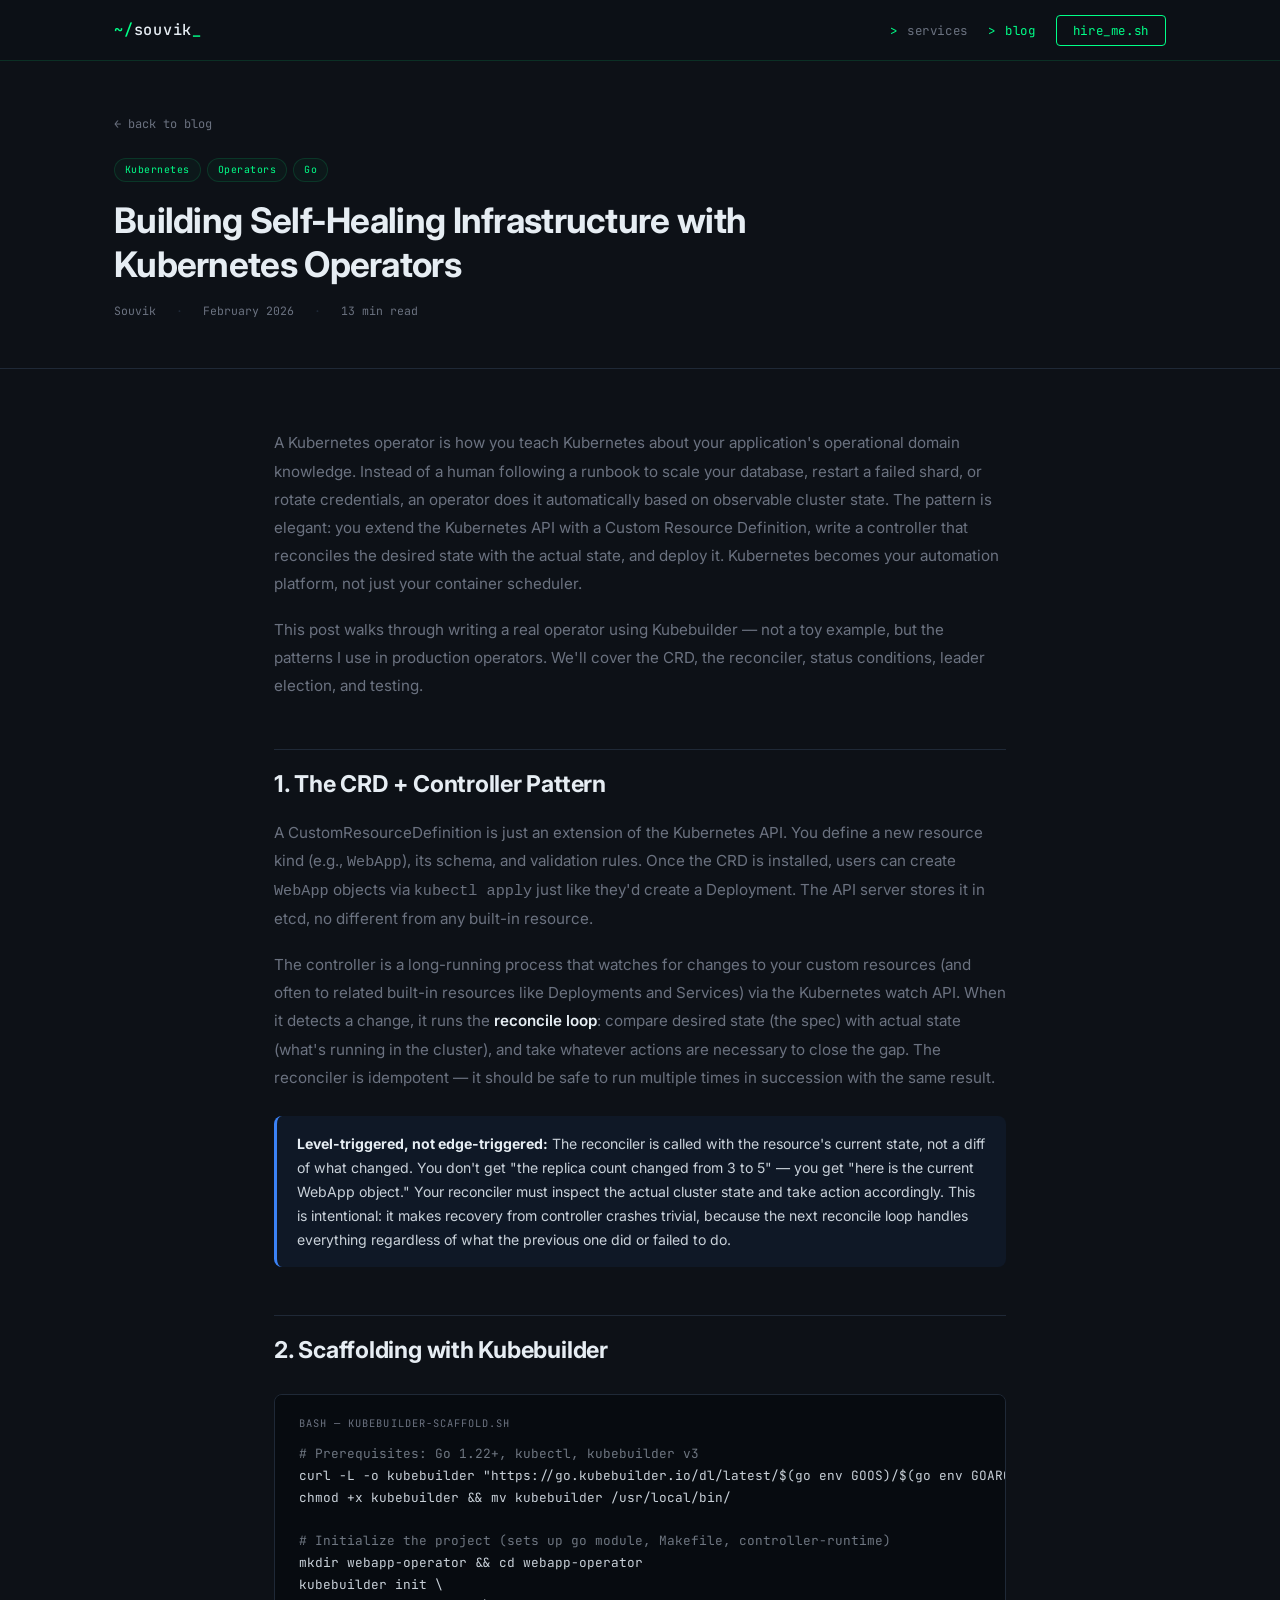
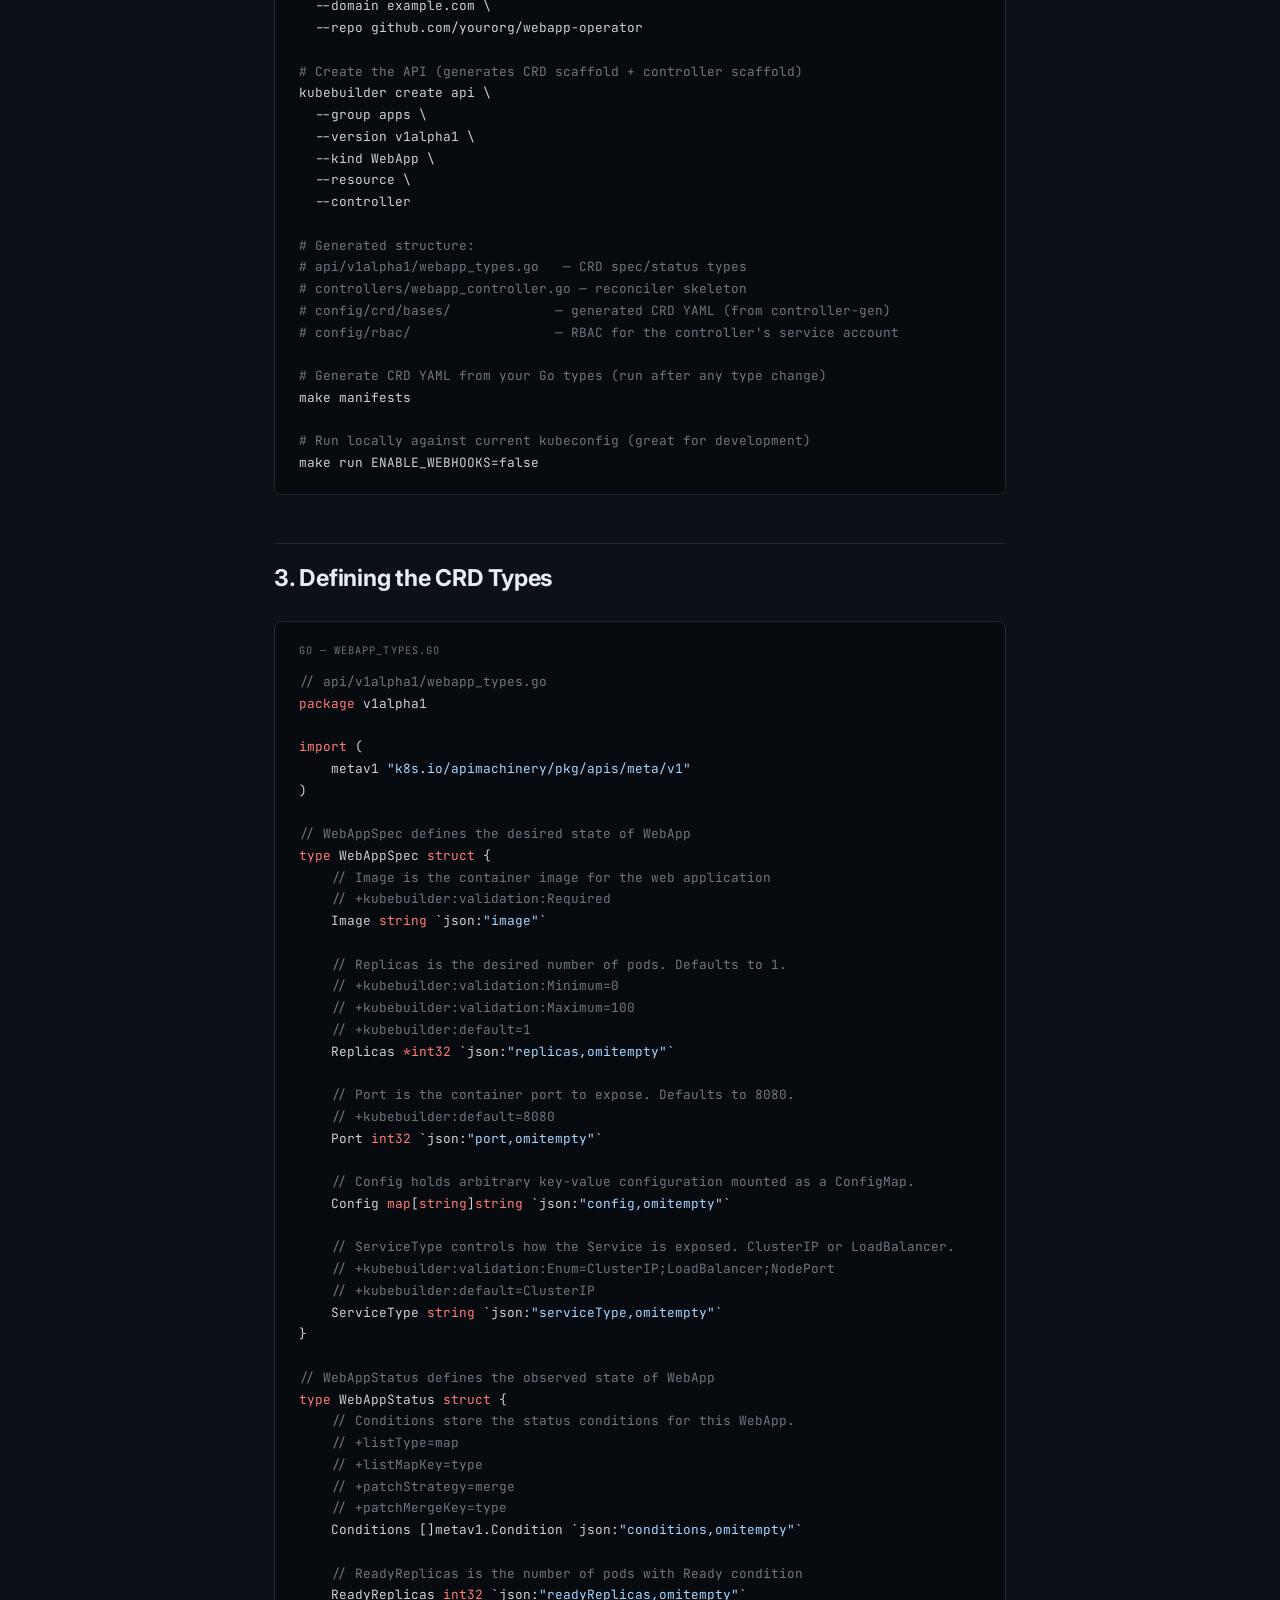
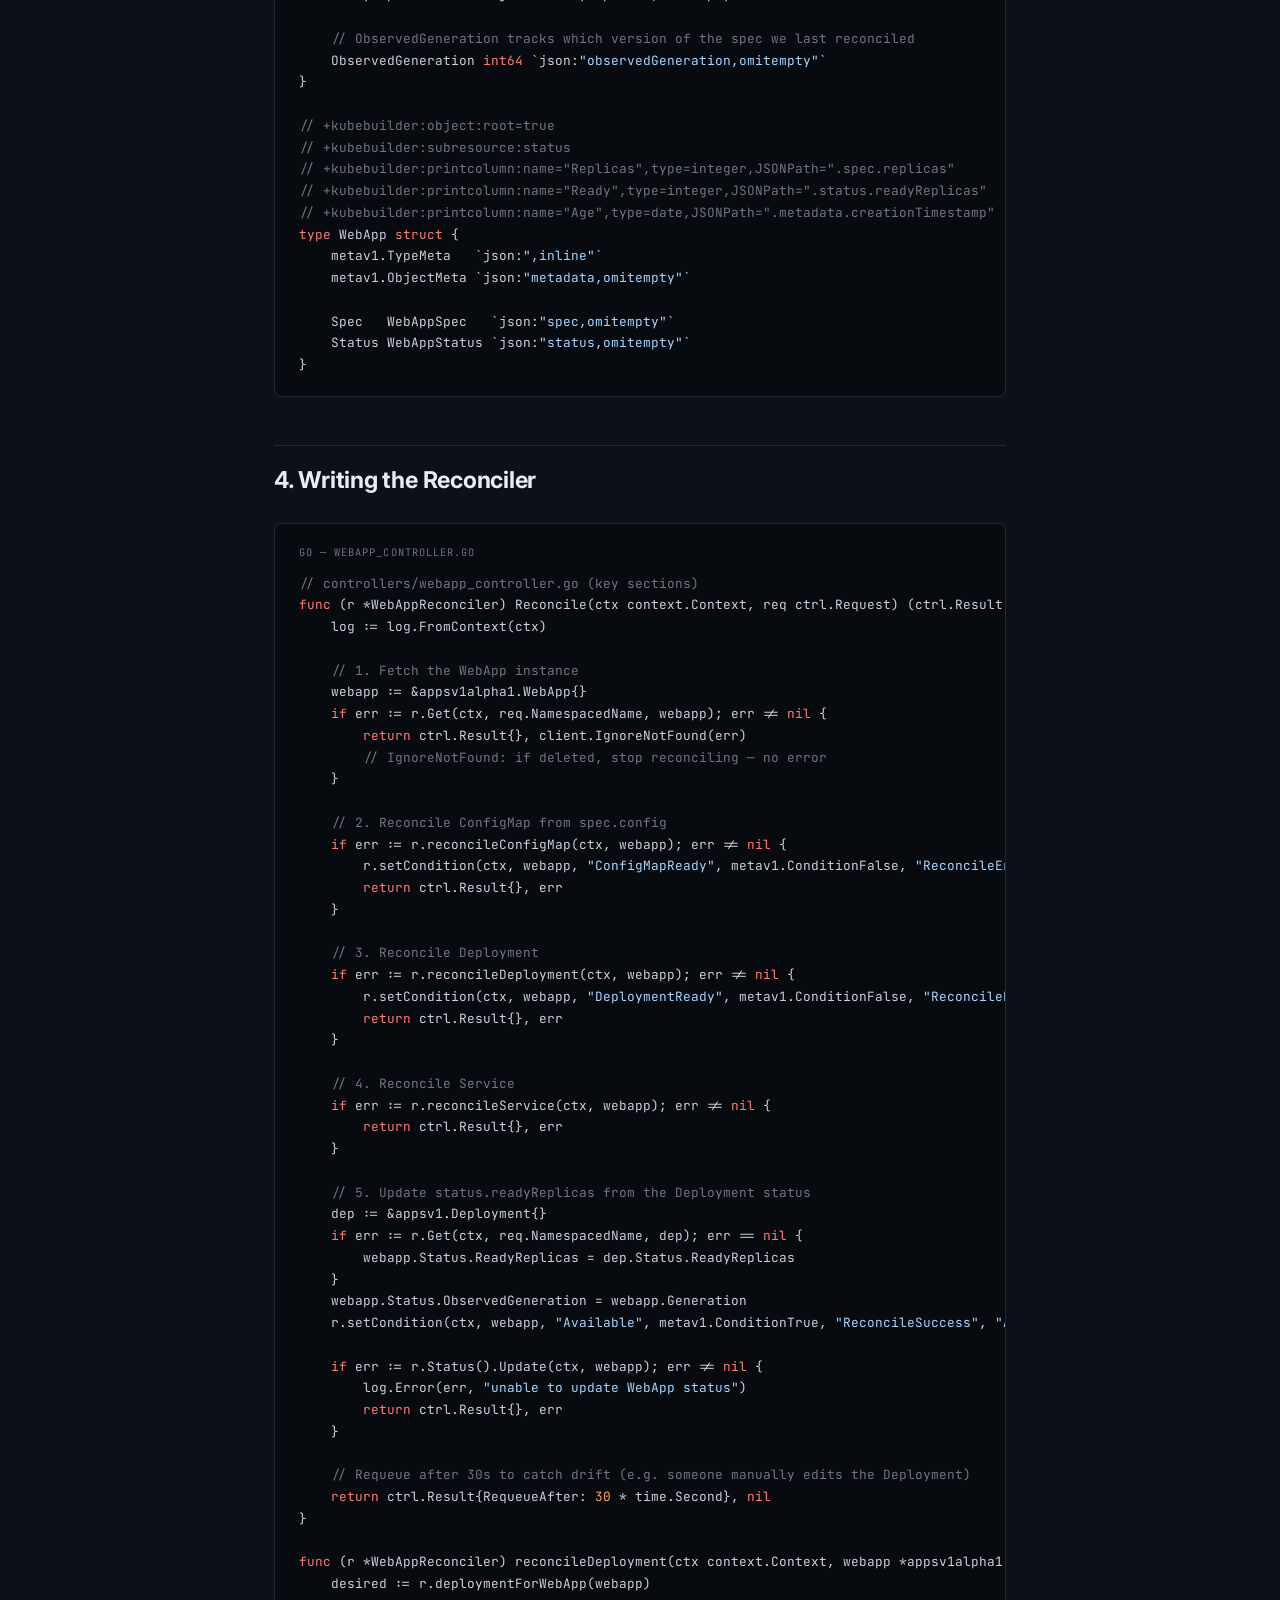
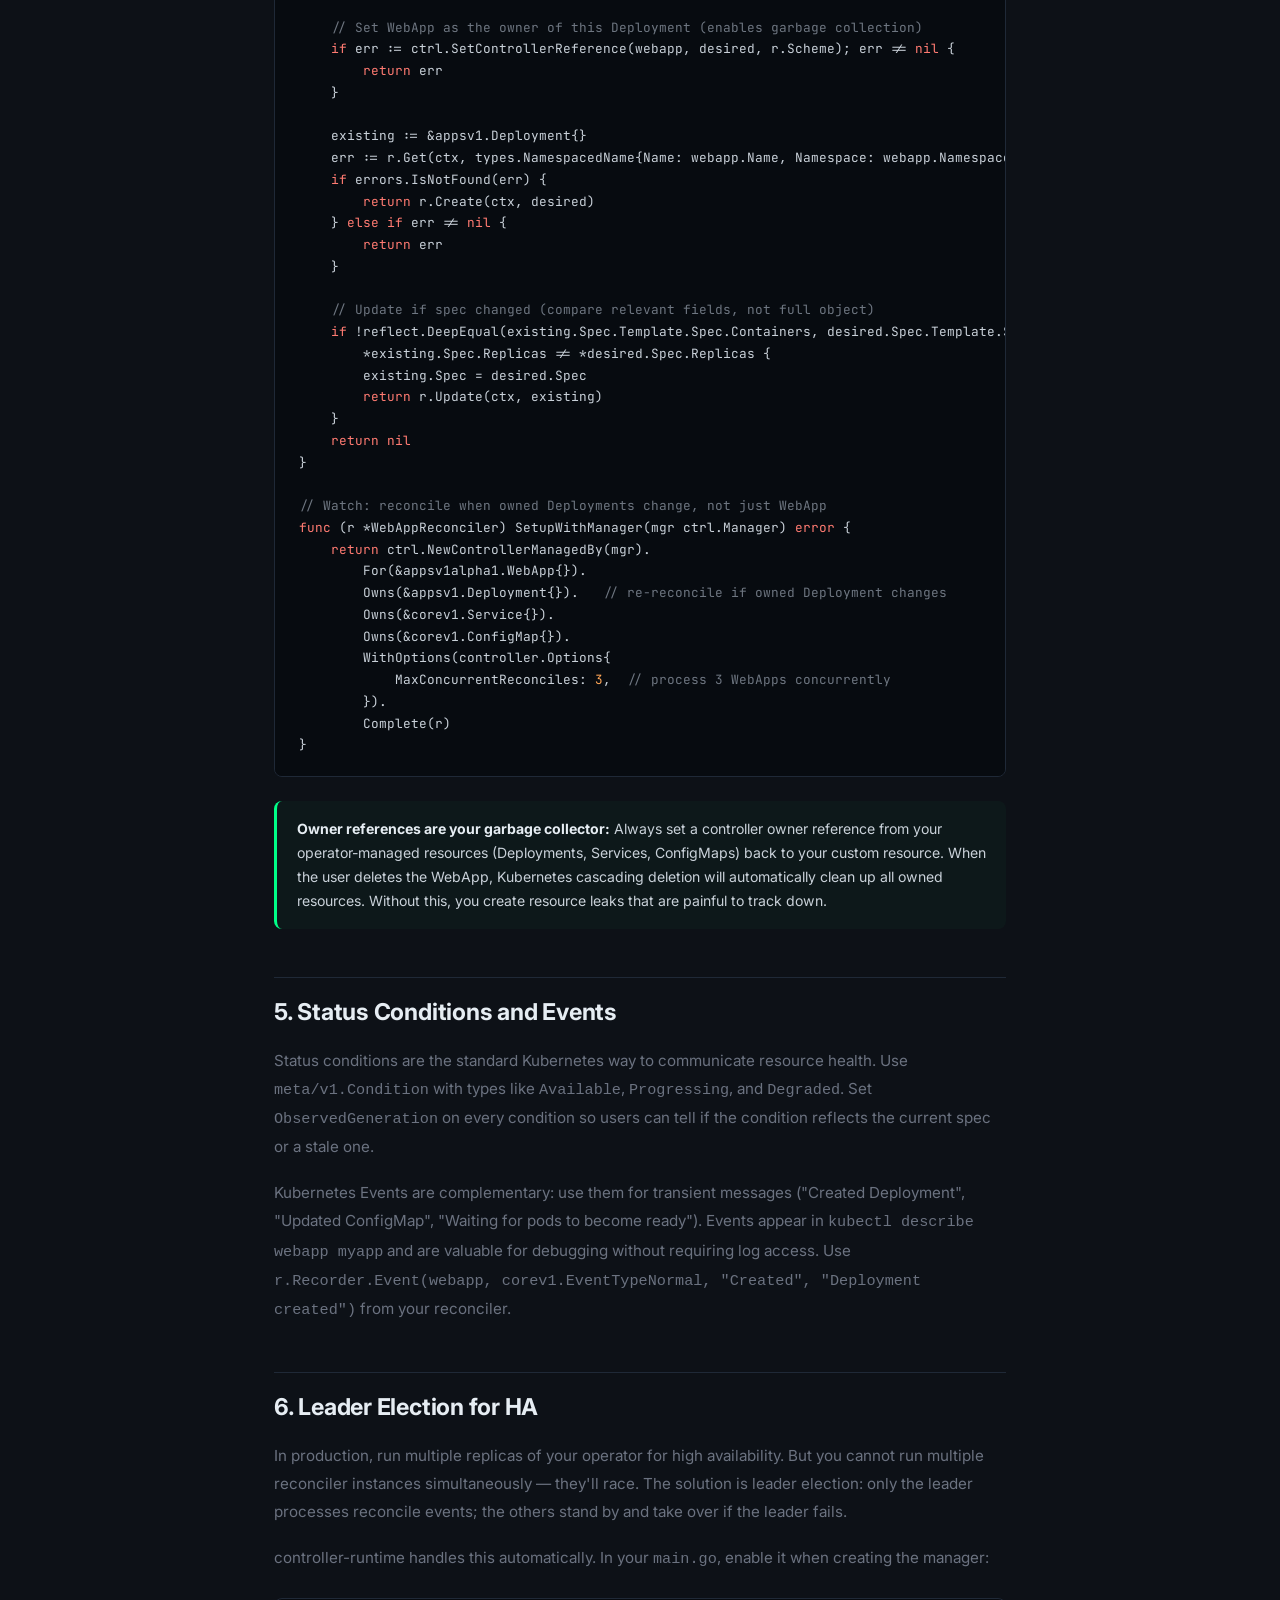
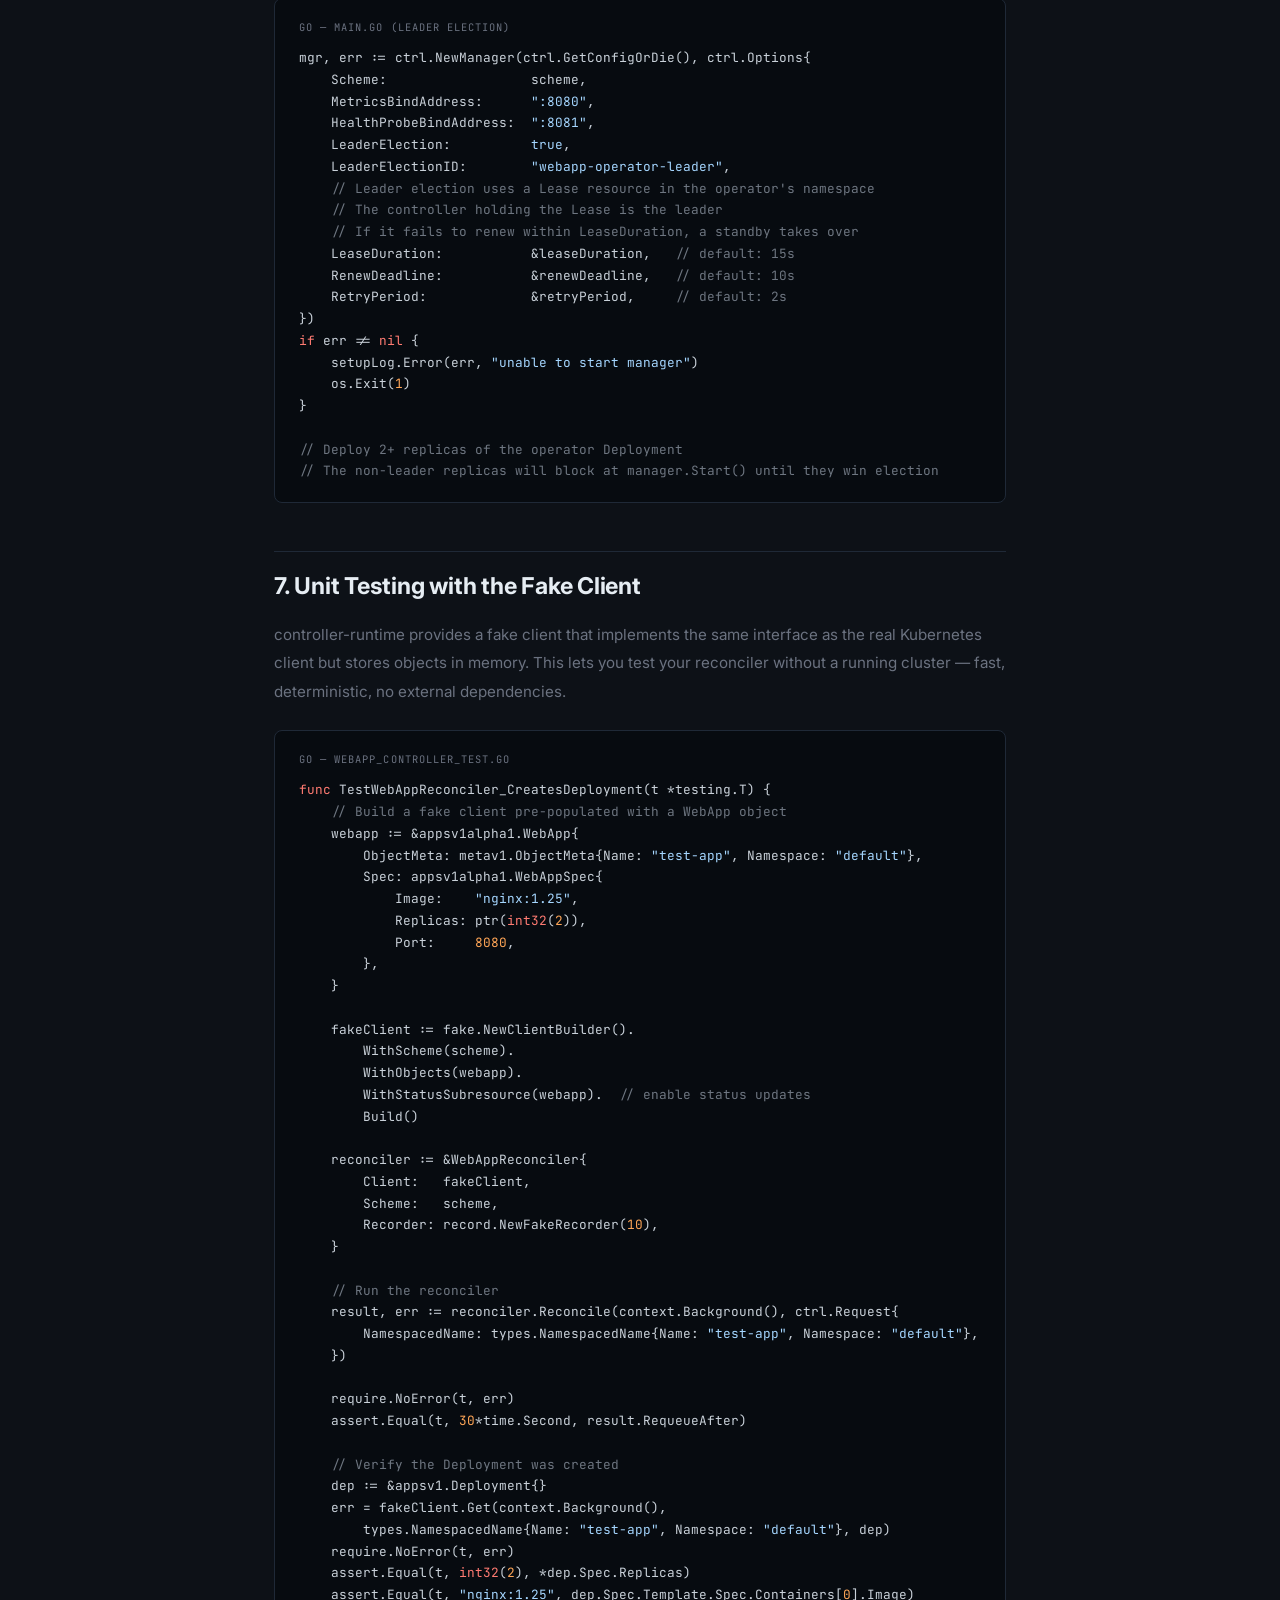
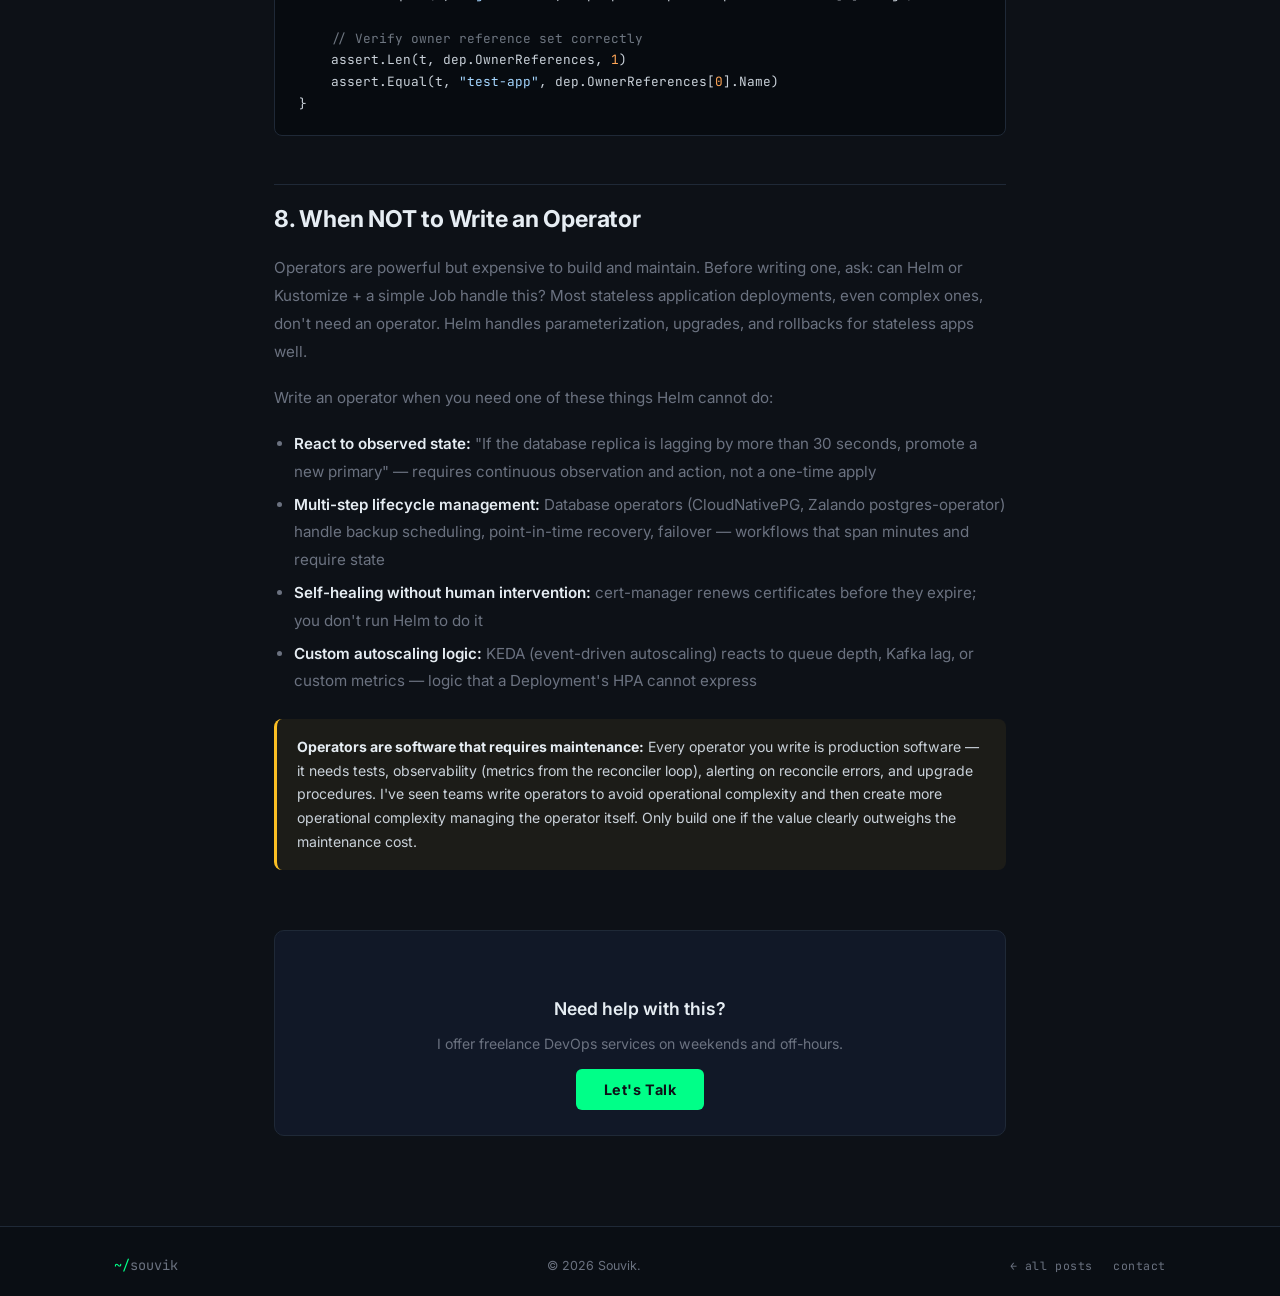
<file: blog/kubernetes-operators.html>
<!DOCTYPE html>
<html lang="en">
<head>
  <meta charset="UTF-8" />
  <meta name="viewport" content="width=device-width, initial-scale=1.0" />
  <title>Building Self-Healing Infrastructure with Kubernetes Operators | Souvik</title>
  <link rel="stylesheet" href="../css/style.css" />
  <link rel="stylesheet" href="../css/blog.css" />
  <link href="https://fonts.googleapis.com/css2?family=JetBrains+Mono:wght@300;400;500;700&family=Inter:wght@300;400;500;600;700&display=swap" rel="stylesheet" />
</head>
<body>
  <nav class="navbar scrolled">
    <div class="nav-inner">
      <div class="nav-logo"><a href="../"><span class="prompt">~/</span><span class="nav-name">souvik</span><span class="cursor-blink">_</span></a></div>
      <ul class="nav-links">
        <li><a href="../#services"><span class="prompt-sm">></span> services</a></li>
        <li><a href="./" class="nav-active"><span class="prompt-sm">></span> blog</a></li>
        <li><a href="../#contact" class="nav-cta">hire_me.sh</a></li>
      </ul>
    </div>
  </nav>

  <section class="post-hero">
    <div class="container">
      <a href="./" class="post-back">&larr; back to blog</a>
      <div class="post-tags">
        <span class="blog-tag">Kubernetes</span>
        <span class="blog-tag">Operators</span>
        <span class="blog-tag">Go</span>
      </div>
      <h1>Building Self-Healing Infrastructure with Kubernetes Operators</h1>
      <div class="post-meta">
        <span>Souvik</span><span class="dot-sep">&middot;</span>
        <span>February 2026</span><span class="dot-sep">&middot;</span>
        <span>13 min read</span>
      </div>
    </div>
  </section>

  <section class="post-body">
    <div class="container">

      <p>A Kubernetes operator is how you teach Kubernetes about your application's operational domain knowledge. Instead of a human following a runbook to scale your database, restart a failed shard, or rotate credentials, an operator does it automatically based on observable cluster state. The pattern is elegant: you extend the Kubernetes API with a Custom Resource Definition, write a controller that reconciles the desired state with the actual state, and deploy it. Kubernetes becomes your automation platform, not just your container scheduler.</p>

      <p>This post walks through writing a real operator using Kubebuilder — not a toy example, but the patterns I use in production operators. We'll cover the CRD, the reconciler, status conditions, leader election, and testing.</p>

      <h2>1. The CRD + Controller Pattern</h2>

      <p>A CustomResourceDefinition is just an extension of the Kubernetes API. You define a new resource kind (e.g., <code>WebApp</code>), its schema, and validation rules. Once the CRD is installed, users can create <code>WebApp</code> objects via <code>kubectl apply</code> just like they'd create a Deployment. The API server stores it in etcd, no different from any built-in resource.</p>

      <p>The controller is a long-running process that watches for changes to your custom resources (and often to related built-in resources like Deployments and Services) via the Kubernetes watch API. When it detects a change, it runs the <strong>reconcile loop</strong>: compare desired state (the spec) with actual state (what's running in the cluster), and take whatever actions are necessary to close the gap. The reconciler is idempotent — it should be safe to run multiple times in succession with the same result.</p>

      <div class="callout info"><strong>Level-triggered, not edge-triggered:</strong> The reconciler is called with the resource's current state, not a diff of what changed. You don't get "the replica count changed from 3 to 5" — you get "here is the current WebApp object." Your reconciler must inspect the actual cluster state and take action accordingly. This is intentional: it makes recovery from controller crashes trivial, because the next reconcile loop handles everything regardless of what the previous one did or failed to do.</div>

      <h2>2. Scaffolding with Kubebuilder</h2>

      <div class="code-block">
        <span class="code-lang">bash — kubebuilder-scaffold.sh</span>
        <pre><span class="cc"># Prerequisites: Go 1.22+, kubectl, kubebuilder v3</span>
curl -L -o kubebuilder "https://go.kubebuilder.io/dl/latest/$(go env GOOS)/$(go env GOARCH)"
chmod +x kubebuilder && mv kubebuilder /usr/local/bin/

<span class="cc"># Initialize the project (sets up go module, Makefile, controller-runtime)</span>
mkdir webapp-operator && cd webapp-operator
kubebuilder init \
  --domain example.com \
  --repo github.com/yourorg/webapp-operator

<span class="cc"># Create the API (generates CRD scaffold + controller scaffold)</span>
kubebuilder create api \
  --group apps \
  --version v1alpha1 \
  --kind WebApp \
  --resource \
  --controller

<span class="cc"># Generated structure:</span>
<span class="cc"># api/v1alpha1/webapp_types.go   — CRD spec/status types</span>
<span class="cc"># controllers/webapp_controller.go — reconciler skeleton</span>
<span class="cc"># config/crd/bases/             — generated CRD YAML (from controller-gen)</span>
<span class="cc"># config/rbac/                  — RBAC for the controller's service account</span>

<span class="cc"># Generate CRD YAML from your Go types (run after any type change)</span>
make manifests

<span class="cc"># Run locally against current kubeconfig (great for development)</span>
make run ENABLE_WEBHOOKS=false</pre>
      </div>

      <h2>3. Defining the CRD Types</h2>

      <div class="code-block">
        <span class="code-lang">go — webapp_types.go</span>
        <pre><span class="cc">// api/v1alpha1/webapp_types.go</span>
<span class="ck">package</span> v1alpha1

<span class="ck">import</span> (
    metav1 <span class="cs">"k8s.io/apimachinery/pkg/apis/meta/v1"</span>
)

<span class="cc">// WebAppSpec defines the desired state of WebApp</span>
<span class="ck">type</span> WebAppSpec <span class="ck">struct</span> {
    <span class="cc">// Image is the container image for the web application</span>
    <span class="cc">// +kubebuilder:validation:Required</span>
    Image <span class="ck">string</span> `json:<span class="cs">"image"`</span>

    <span class="cc">// Replicas is the desired number of pods. Defaults to 1.</span>
    <span class="cc">// +kubebuilder:validation:Minimum=0</span>
    <span class="cc">// +kubebuilder:validation:Maximum=100</span>
    <span class="cc">// +kubebuilder:default=1</span>
    Replicas <span class="ck">*int32</span> `json:<span class="cs">"replicas,omitempty"`</span>

    <span class="cc">// Port is the container port to expose. Defaults to 8080.</span>
    <span class="cc">// +kubebuilder:default=8080</span>
    Port <span class="ck">int32</span> `json:<span class="cs">"port,omitempty"`</span>

    <span class="cc">// Config holds arbitrary key-value configuration mounted as a ConfigMap.</span>
    Config <span class="ck">map</span>[<span class="ck">string</span>]<span class="ck">string</span> `json:<span class="cs">"config,omitempty"`</span>

    <span class="cc">// ServiceType controls how the Service is exposed. ClusterIP or LoadBalancer.</span>
    <span class="cc">// +kubebuilder:validation:Enum=ClusterIP;LoadBalancer;NodePort</span>
    <span class="cc">// +kubebuilder:default=ClusterIP</span>
    ServiceType <span class="ck">string</span> `json:<span class="cs">"serviceType,omitempty"`</span>
}

<span class="cc">// WebAppStatus defines the observed state of WebApp</span>
<span class="ck">type</span> WebAppStatus <span class="ck">struct</span> {
    <span class="cc">// Conditions store the status conditions for this WebApp.</span>
    <span class="cc">// +listType=map</span>
    <span class="cc">// +listMapKey=type</span>
    <span class="cc">// +patchStrategy=merge</span>
    <span class="cc">// +patchMergeKey=type</span>
    Conditions []metav1.Condition `json:<span class="cs">"conditions,omitempty"`</span>

    <span class="cc">// ReadyReplicas is the number of pods with Ready condition</span>
    ReadyReplicas <span class="ck">int32</span> `json:<span class="cs">"readyReplicas,omitempty"`</span>

    <span class="cc">// ObservedGeneration tracks which version of the spec we last reconciled</span>
    ObservedGeneration <span class="ck">int64</span> `json:<span class="cs">"observedGeneration,omitempty"`</span>
}

<span class="cc">// +kubebuilder:object:root=true</span>
<span class="cc">// +kubebuilder:subresource:status</span>
<span class="cc">// +kubebuilder:printcolumn:name="Replicas",type=integer,JSONPath=".spec.replicas"</span>
<span class="cc">// +kubebuilder:printcolumn:name="Ready",type=integer,JSONPath=".status.readyReplicas"</span>
<span class="cc">// +kubebuilder:printcolumn:name="Age",type=date,JSONPath=".metadata.creationTimestamp"</span>
<span class="ck">type</span> WebApp <span class="ck">struct</span> {
    metav1.TypeMeta   `json:<span class="cs">",inline"`</span>
    metav1.ObjectMeta `json:<span class="cs">"metadata,omitempty"`</span>

    Spec   WebAppSpec   `json:<span class="cs">"spec,omitempty"`</span>
    Status WebAppStatus `json:<span class="cs">"status,omitempty"`</span>
}</pre>
      </div>

      <h2>4. Writing the Reconciler</h2>

      <div class="code-block">
        <span class="code-lang">go — webapp_controller.go</span>
        <pre><span class="cc">// controllers/webapp_controller.go (key sections)</span>
<span class="ck">func</span> (r *WebAppReconciler) Reconcile(ctx context.Context, req ctrl.Request) (ctrl.Result, <span class="ck">error</span>) {
    log := log.FromContext(ctx)

    <span class="cc">// 1. Fetch the WebApp instance</span>
    webapp := &amp;appsv1alpha1.WebApp{}
    <span class="ck">if</span> err := r.Get(ctx, req.NamespacedName, webapp); err != <span class="ck">nil</span> {
        <span class="ck">return</span> ctrl.Result{}, client.IgnoreNotFound(err)
        <span class="cc">// IgnoreNotFound: if deleted, stop reconciling — no error</span>
    }

    <span class="cc">// 2. Reconcile ConfigMap from spec.config</span>
    <span class="ck">if</span> err := r.reconcileConfigMap(ctx, webapp); err != <span class="ck">nil</span> {
        r.setCondition(ctx, webapp, <span class="cs">"ConfigMapReady"</span>, metav1.ConditionFalse, <span class="cs">"ReconcileError"</span>, err.Error())
        <span class="ck">return</span> ctrl.Result{}, err
    }

    <span class="cc">// 3. Reconcile Deployment</span>
    <span class="ck">if</span> err := r.reconcileDeployment(ctx, webapp); err != <span class="ck">nil</span> {
        r.setCondition(ctx, webapp, <span class="cs">"DeploymentReady"</span>, metav1.ConditionFalse, <span class="cs">"ReconcileError"</span>, err.Error())
        <span class="ck">return</span> ctrl.Result{}, err
    }

    <span class="cc">// 4. Reconcile Service</span>
    <span class="ck">if</span> err := r.reconcileService(ctx, webapp); err != <span class="ck">nil</span> {
        <span class="ck">return</span> ctrl.Result{}, err
    }

    <span class="cc">// 5. Update status.readyReplicas from the Deployment status</span>
    dep := &amp;appsv1.Deployment{}
    <span class="ck">if</span> err := r.Get(ctx, req.NamespacedName, dep); err == <span class="ck">nil</span> {
        webapp.Status.ReadyReplicas = dep.Status.ReadyReplicas
    }
    webapp.Status.ObservedGeneration = webapp.Generation
    r.setCondition(ctx, webapp, <span class="cs">"Available"</span>, metav1.ConditionTrue, <span class="cs">"ReconcileSuccess"</span>, <span class="cs">"All resources reconciled"</span>)

    <span class="ck">if</span> err := r.Status().Update(ctx, webapp); err != <span class="ck">nil</span> {
        log.Error(err, <span class="cs">"unable to update WebApp status"</span>)
        <span class="ck">return</span> ctrl.Result{}, err
    }

    <span class="cc">// Requeue after 30s to catch drift (e.g. someone manually edits the Deployment)</span>
    <span class="ck">return</span> ctrl.Result{RequeueAfter: <span class="cv">30</span> * time.Second}, <span class="ck">nil</span>
}

<span class="ck">func</span> (r *WebAppReconciler) reconcileDeployment(ctx context.Context, webapp *appsv1alpha1.WebApp) <span class="ck">error</span> {
    desired := r.deploymentForWebApp(webapp)

    <span class="cc">// Set WebApp as the owner of this Deployment (enables garbage collection)</span>
    <span class="ck">if</span> err := ctrl.SetControllerReference(webapp, desired, r.Scheme); err != <span class="ck">nil</span> {
        <span class="ck">return</span> err
    }

    existing := &amp;appsv1.Deployment{}
    err := r.Get(ctx, types.NamespacedName{Name: webapp.Name, Namespace: webapp.Namespace}, existing)
    <span class="ck">if</span> errors.IsNotFound(err) {
        <span class="ck">return</span> r.Create(ctx, desired)
    } <span class="ck">else if</span> err != <span class="ck">nil</span> {
        <span class="ck">return</span> err
    }

    <span class="cc">// Update if spec changed (compare relevant fields, not full object)</span>
    <span class="ck">if</span> !reflect.DeepEqual(existing.Spec.Template.Spec.Containers, desired.Spec.Template.Spec.Containers) ||
        *existing.Spec.Replicas != *desired.Spec.Replicas {
        existing.Spec = desired.Spec
        <span class="ck">return</span> r.Update(ctx, existing)
    }
    <span class="ck">return nil</span>
}

<span class="cc">// Watch: reconcile when owned Deployments change, not just WebApp</span>
<span class="ck">func</span> (r *WebAppReconciler) SetupWithManager(mgr ctrl.Manager) <span class="ck">error</span> {
    <span class="ck">return</span> ctrl.NewControllerManagedBy(mgr).
        For(&amp;appsv1alpha1.WebApp{}).
        Owns(&amp;appsv1.Deployment{}).   <span class="cc">// re-reconcile if owned Deployment changes</span>
        Owns(&amp;corev1.Service{}).
        Owns(&amp;corev1.ConfigMap{}).
        WithOptions(controller.Options{
            MaxConcurrentReconciles: <span class="cv">3</span>,  <span class="cc">// process 3 WebApps concurrently</span>
        }).
        Complete(r)
}</pre>
      </div>

      <div class="callout tip"><strong>Owner references are your garbage collector:</strong> Always set a controller owner reference from your operator-managed resources (Deployments, Services, ConfigMaps) back to your custom resource. When the user deletes the WebApp, Kubernetes cascading deletion will automatically clean up all owned resources. Without this, you create resource leaks that are painful to track down.</div>

      <h2>5. Status Conditions and Events</h2>

      <p>Status conditions are the standard Kubernetes way to communicate resource health. Use <code>meta/v1.Condition</code> with types like <code>Available</code>, <code>Progressing</code>, and <code>Degraded</code>. Set <code>ObservedGeneration</code> on every condition so users can tell if the condition reflects the current spec or a stale one.</p>

      <p>Kubernetes Events are complementary: use them for transient messages ("Created Deployment", "Updated ConfigMap", "Waiting for pods to become ready"). Events appear in <code>kubectl describe webapp myapp</code> and are valuable for debugging without requiring log access. Use <code>r.Recorder.Event(webapp, corev1.EventTypeNormal, "Created", "Deployment created")</code> from your reconciler.</p>

      <h2>6. Leader Election for HA</h2>

      <p>In production, run multiple replicas of your operator for high availability. But you cannot run multiple reconciler instances simultaneously — they'll race. The solution is leader election: only the leader processes reconcile events; the others stand by and take over if the leader fails.</p>

      <p>controller-runtime handles this automatically. In your <code>main.go</code>, enable it when creating the manager:</p>

      <div class="code-block">
        <span class="code-lang">go — main.go (leader election)</span>
        <pre>mgr, err := ctrl.NewManager(ctrl.GetConfigOrDie(), ctrl.Options{
    Scheme:                  scheme,
    MetricsBindAddress:      <span class="cs">":8080"</span>,
    HealthProbeBindAddress:  <span class="cs">":8081"</span>,
    LeaderElection:          <span class="cs">true</span>,
    LeaderElectionID:        <span class="cs">"webapp-operator-leader"</span>,
    <span class="cc">// Leader election uses a Lease resource in the operator's namespace</span>
    <span class="cc">// The controller holding the Lease is the leader</span>
    <span class="cc">// If it fails to renew within LeaseDuration, a standby takes over</span>
    LeaseDuration:           &amp;leaseDuration,   <span class="cc">// default: 15s</span>
    RenewDeadline:           &amp;renewDeadline,   <span class="cc">// default: 10s</span>
    RetryPeriod:             &amp;retryPeriod,     <span class="cc">// default: 2s</span>
})
<span class="ck">if</span> err != <span class="ck">nil</span> {
    setupLog.Error(err, <span class="cs">"unable to start manager"</span>)
    os.Exit(<span class="cv">1</span>)
}

<span class="cc">// Deploy 2+ replicas of the operator Deployment</span>
<span class="cc">// The non-leader replicas will block at manager.Start() until they win election</span></pre>
      </div>

      <h2>7. Unit Testing with the Fake Client</h2>

      <p>controller-runtime provides a fake client that implements the same interface as the real Kubernetes client but stores objects in memory. This lets you test your reconciler without a running cluster — fast, deterministic, no external dependencies.</p>

      <div class="code-block">
        <span class="code-lang">go — webapp_controller_test.go</span>
        <pre><span class="ck">func</span> TestWebAppReconciler_CreatesDeployment(t *testing.T) {
    <span class="cc">// Build a fake client pre-populated with a WebApp object</span>
    webapp := &amp;appsv1alpha1.WebApp{
        ObjectMeta: metav1.ObjectMeta{Name: <span class="cs">"test-app"</span>, Namespace: <span class="cs">"default"</span>},
        Spec: appsv1alpha1.WebAppSpec{
            Image:    <span class="cs">"nginx:1.25"</span>,
            Replicas: ptr(<span class="ck">int32</span>(<span class="cv">2</span>)),
            Port:     <span class="cv">8080</span>,
        },
    }

    fakeClient := fake.NewClientBuilder().
        WithScheme(scheme).
        WithObjects(webapp).
        WithStatusSubresource(webapp).  <span class="cc">// enable status updates</span>
        Build()

    reconciler := &amp;WebAppReconciler{
        Client:   fakeClient,
        Scheme:   scheme,
        Recorder: record.NewFakeRecorder(<span class="cv">10</span>),
    }

    <span class="cc">// Run the reconciler</span>
    result, err := reconciler.Reconcile(context.Background(), ctrl.Request{
        NamespacedName: types.NamespacedName{Name: <span class="cs">"test-app"</span>, Namespace: <span class="cs">"default"</span>},
    })

    require.NoError(t, err)
    assert.Equal(t, <span class="cv">30</span>*time.Second, result.RequeueAfter)

    <span class="cc">// Verify the Deployment was created</span>
    dep := &amp;appsv1.Deployment{}
    err = fakeClient.Get(context.Background(),
        types.NamespacedName{Name: <span class="cs">"test-app"</span>, Namespace: <span class="cs">"default"</span>}, dep)
    require.NoError(t, err)
    assert.Equal(t, <span class="ck">int32</span>(<span class="cv">2</span>), *dep.Spec.Replicas)
    assert.Equal(t, <span class="cs">"nginx:1.25"</span>, dep.Spec.Template.Spec.Containers[<span class="cv">0</span>].Image)

    <span class="cc">// Verify owner reference set correctly</span>
    assert.Len(t, dep.OwnerReferences, <span class="cv">1</span>)
    assert.Equal(t, <span class="cs">"test-app"</span>, dep.OwnerReferences[<span class="cv">0</span>].Name)
}</pre>
      </div>

      <h2>8. When NOT to Write an Operator</h2>

      <p>Operators are powerful but expensive to build and maintain. Before writing one, ask: can Helm or Kustomize + a simple Job handle this? Most stateless application deployments, even complex ones, don't need an operator. Helm handles parameterization, upgrades, and rollbacks for stateless apps well.</p>

      <p>Write an operator when you need one of these things Helm cannot do:</p>
      <ul>
        <li><strong>React to observed state:</strong> "If the database replica is lagging by more than 30 seconds, promote a new primary" — requires continuous observation and action, not a one-time apply</li>
        <li><strong>Multi-step lifecycle management:</strong> Database operators (CloudNativePG, Zalando postgres-operator) handle backup scheduling, point-in-time recovery, failover — workflows that span minutes and require state</li>
        <li><strong>Self-healing without human intervention:</strong> cert-manager renews certificates before they expire; you don't run Helm to do it</li>
        <li><strong>Custom autoscaling logic:</strong> KEDA (event-driven autoscaling) reacts to queue depth, Kafka lag, or custom metrics — logic that a Deployment's HPA cannot express</li>
      </ul>

      <div class="callout warn"><strong>Operators are software that requires maintenance:</strong> Every operator you write is production software — it needs tests, observability (metrics from the reconciler loop), alerting on reconcile errors, and upgrade procedures. I've seen teams write operators to avoid operational complexity and then create more operational complexity managing the operator itself. Only build one if the value clearly outweighs the maintenance cost.</div>

      <div class="post-cta">
        <h3>Need help with this?</h3>
        <p>I offer freelance DevOps services on weekends and off-hours.</p>
        <a href="../#contact" class="btn-primary">Let's Talk</a>
      </div>

    </div>
  </section>

  <footer class="footer">
    <div class="container footer-inner">
      <div class="footer-logo"><a href="../"><span class="prompt">~/</span><span>souvik</span></a></div>
      <p class="footer-copy">&copy; 2026 Souvik.</p>
      <div class="footer-links"><a href="./">&larr; all posts</a><a href="../#contact">contact</a></div>
    </div>
  </footer>
</body>
</html>
</file>
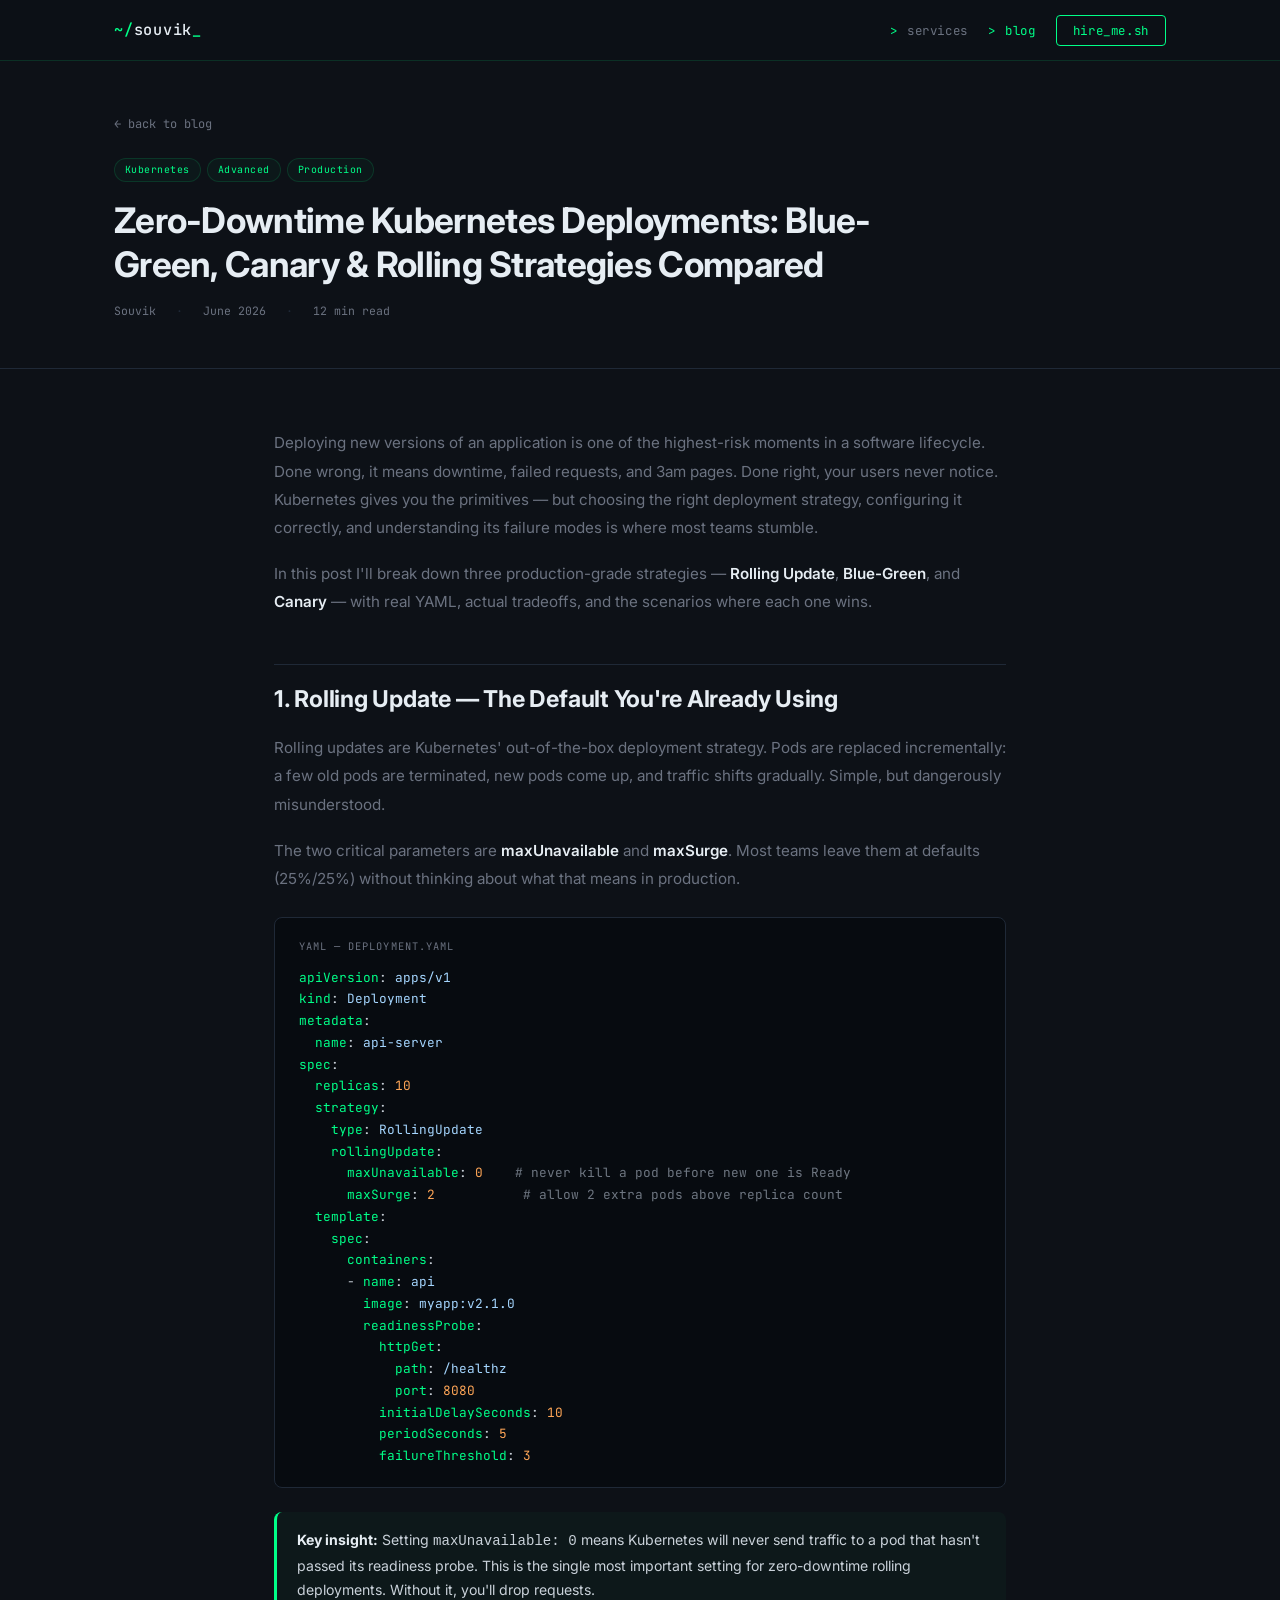
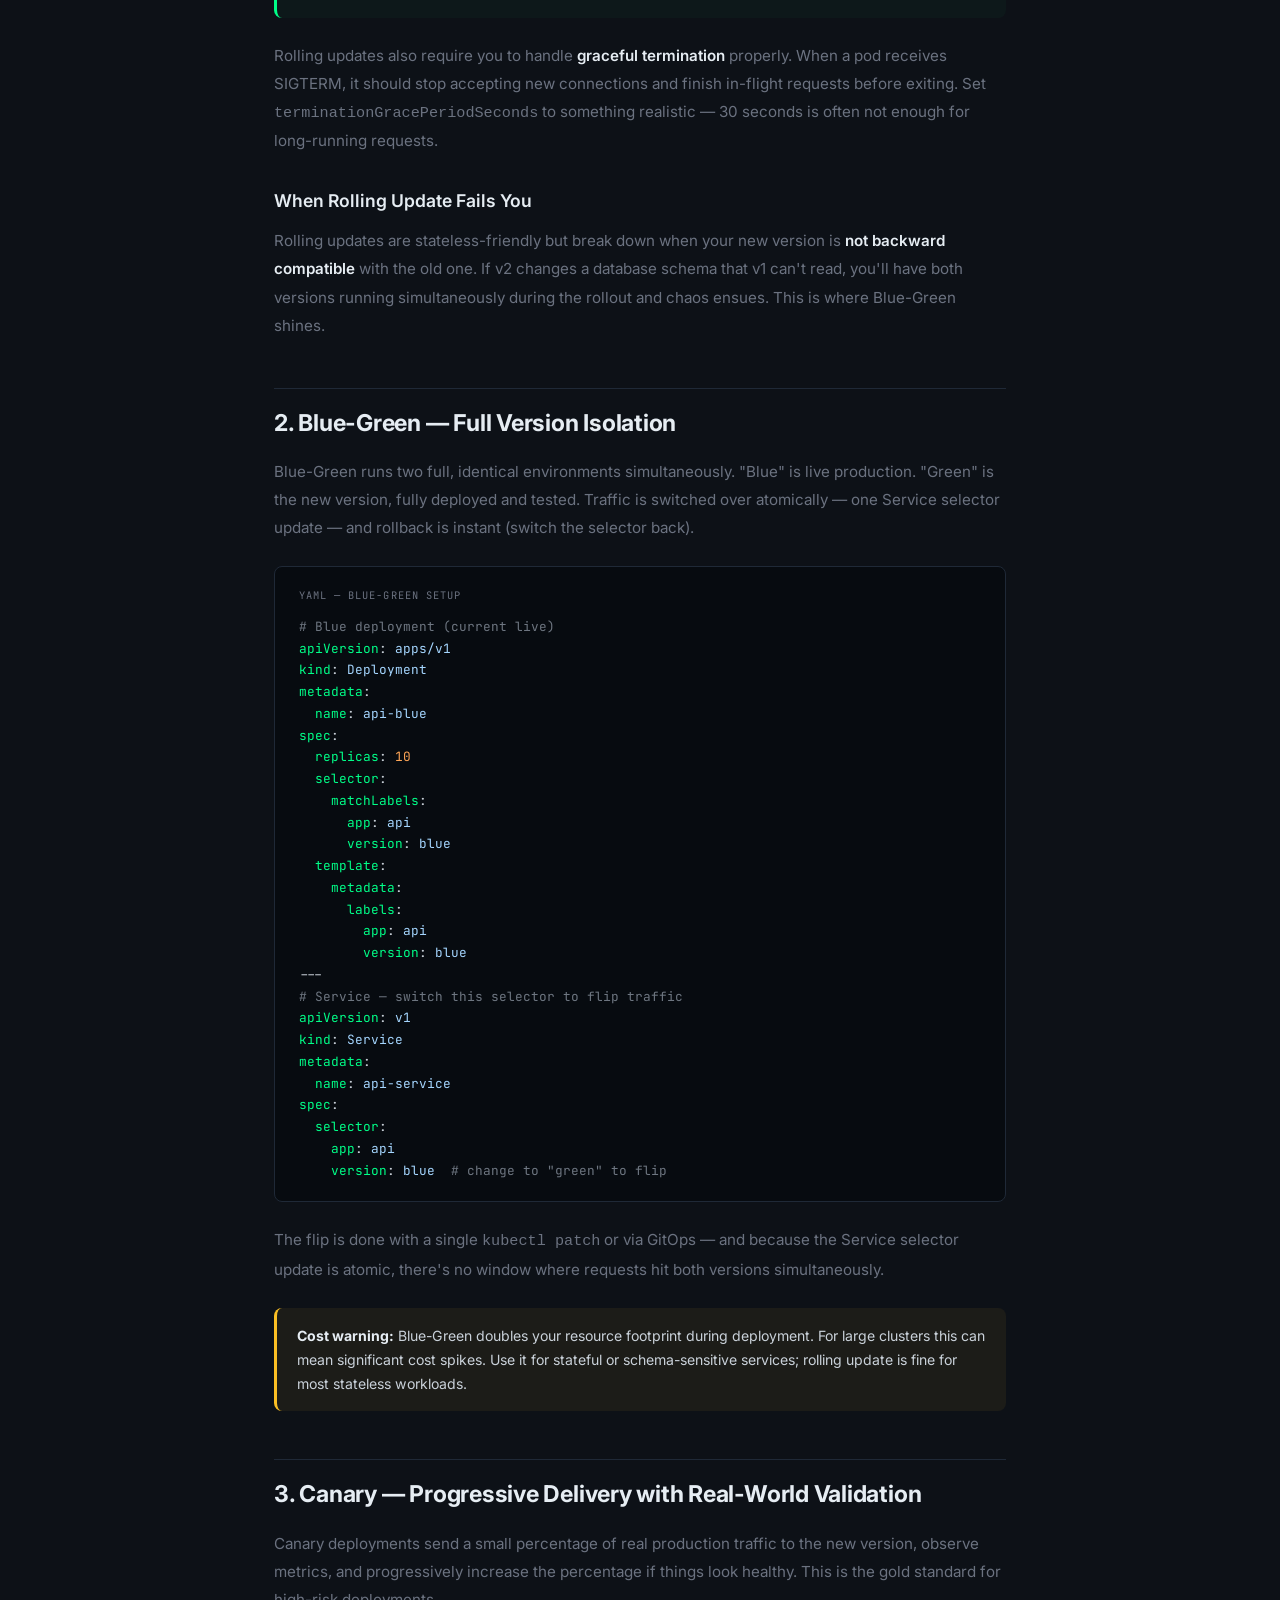
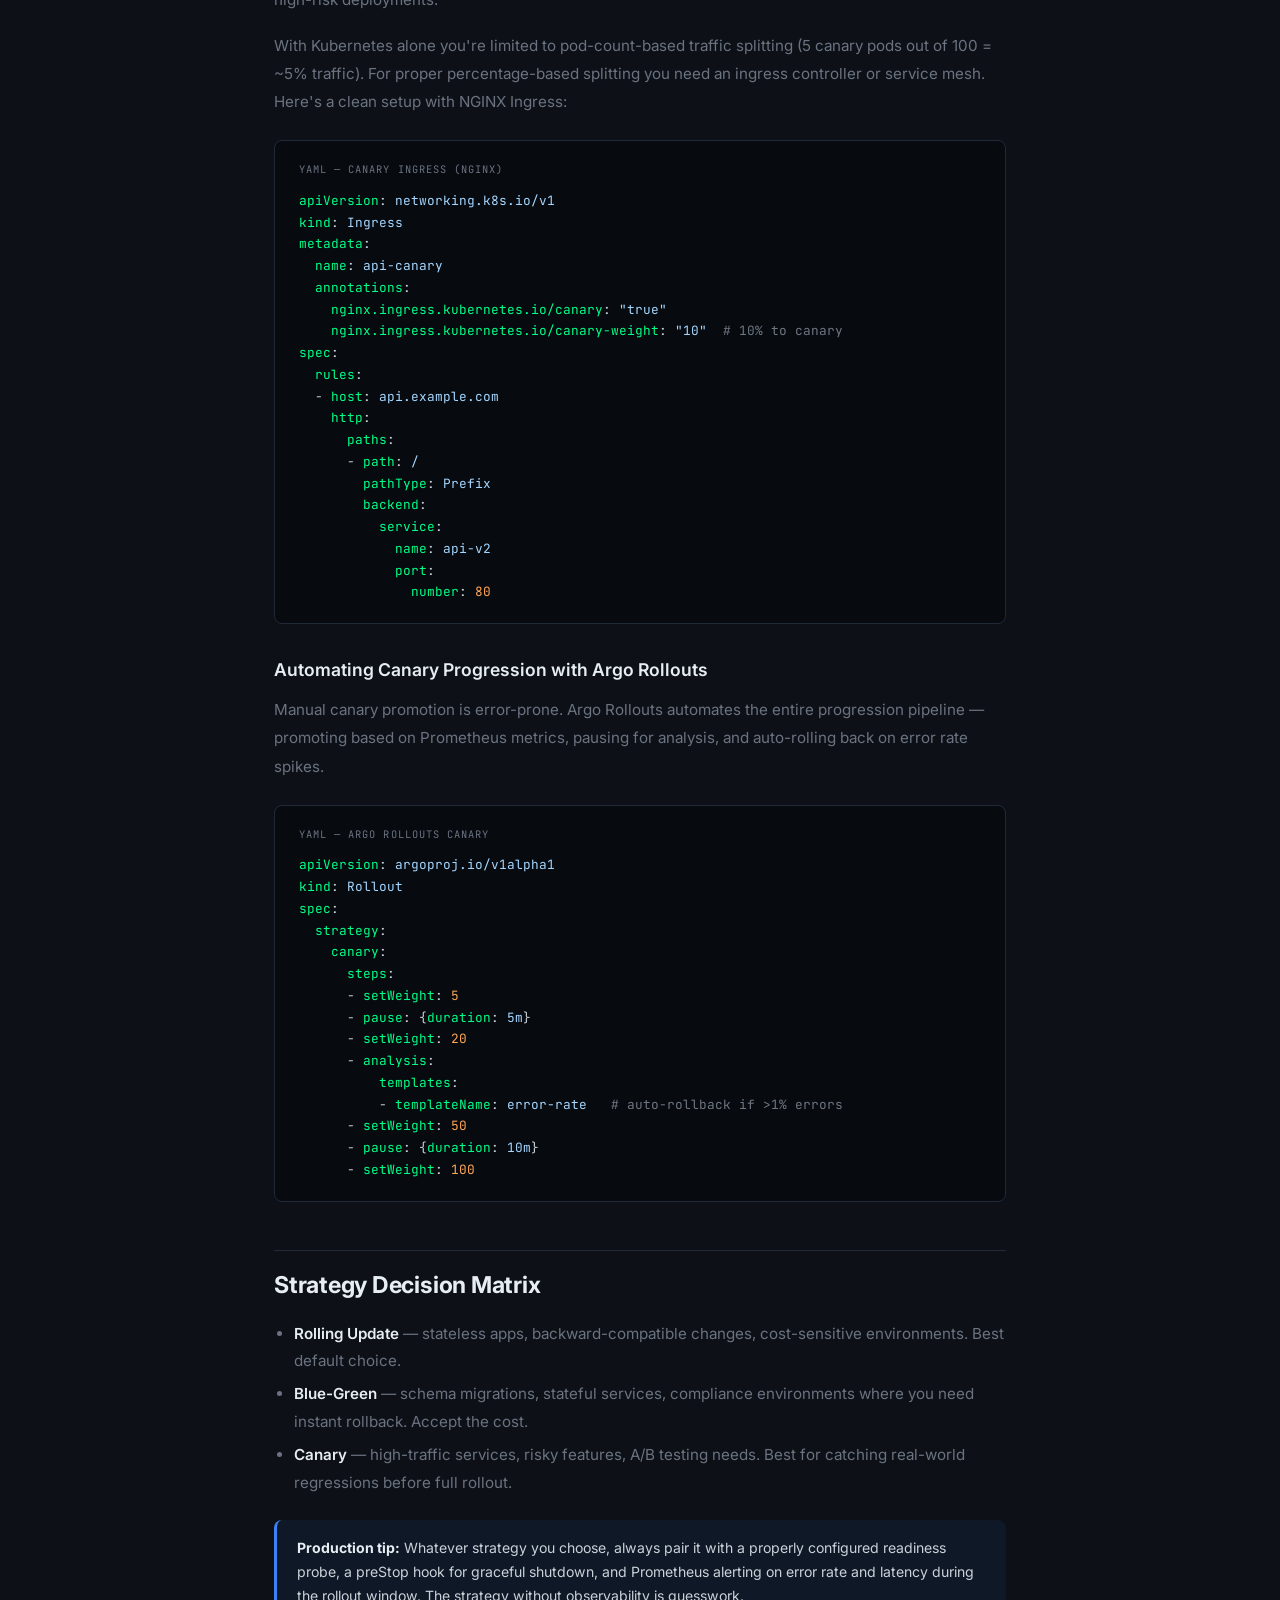
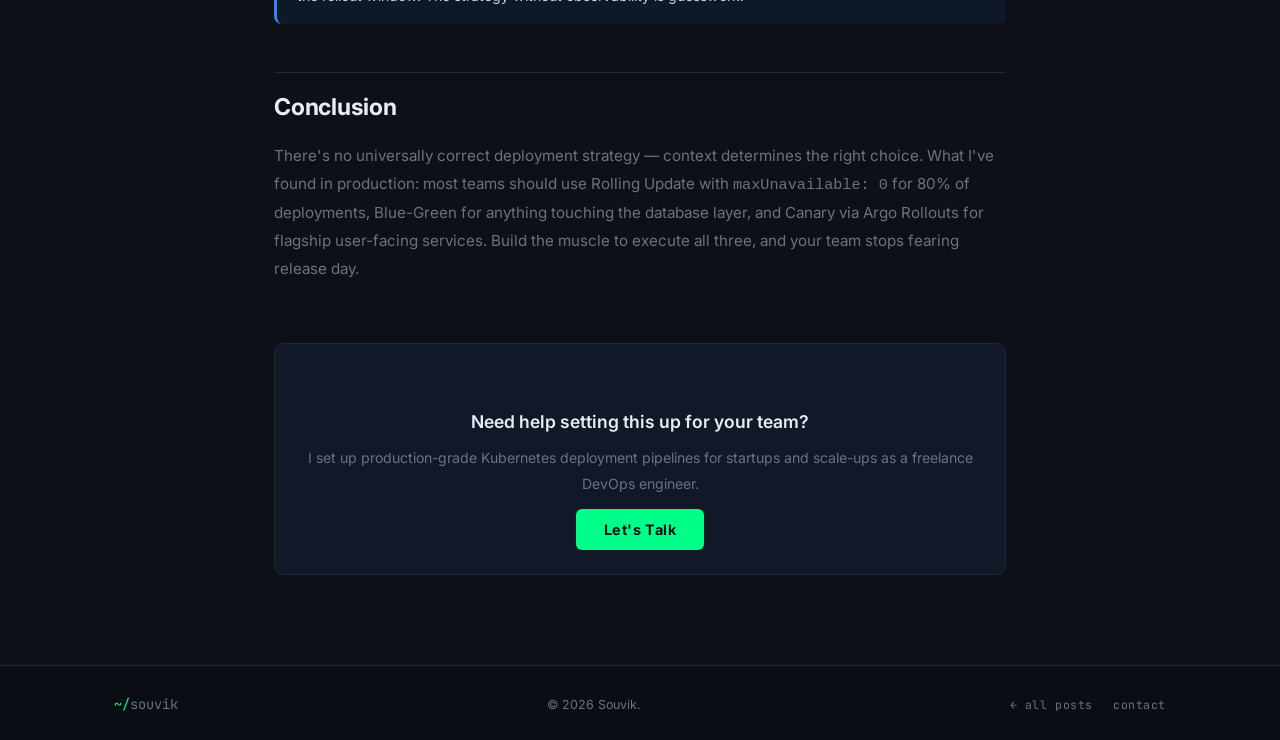
<file: blog/kubernetes-zero-downtime.html>
<!DOCTYPE html>
<html lang="en">
<head>
  <meta charset="UTF-8" />
  <meta name="viewport" content="width=device-width, initial-scale=1.0" />
  <title>Zero-Downtime Kubernetes Deployments | Souvik</title>
  <link rel="stylesheet" href="../css/style.css" />
  <link rel="stylesheet" href="../css/blog.css" />
  <link href="https://fonts.googleapis.com/css2?family=JetBrains+Mono:wght@300;400;500;700&family=Inter:wght@300;400;500;600;700&display=swap" rel="stylesheet" />
</head>
<body>
  <nav class="navbar scrolled">
    <div class="nav-inner">
      <div class="nav-logo"><a href="../"><span class="prompt">~/</span><span class="nav-name">souvik</span><span class="cursor-blink">_</span></a></div>
      <ul class="nav-links">
        <li><a href="../#services"><span class="prompt-sm">></span> services</a></li>
        <li><a href="./" class="nav-active"><span class="prompt-sm">></span> blog</a></li>
        <li><a href="../#contact" class="nav-cta">hire_me.sh</a></li>
      </ul>
    </div>
  </nav>

  <section class="post-hero">
    <div class="container">
      <a href="./" class="post-back">← back to blog</a>
      <div class="post-tags">
        <span class="blog-tag">Kubernetes</span>
        <span class="blog-tag">Advanced</span>
        <span class="blog-tag">Production</span>
      </div>
      <h1>Zero-Downtime Kubernetes Deployments: Blue-Green, Canary & Rolling Strategies Compared</h1>
      <div class="post-meta">
        <span>Souvik</span><span class="dot-sep">·</span>
        <span>June 2026</span><span class="dot-sep">·</span>
        <span>12 min read</span>
      </div>
    </div>
  </section>

  <section class="post-body">
    <div class="container">
      <p>Deploying new versions of an application is one of the highest-risk moments in a software lifecycle. Done wrong, it means downtime, failed requests, and 3am pages. Done right, your users never notice. Kubernetes gives you the primitives — but choosing the right deployment strategy, configuring it correctly, and understanding its failure modes is where most teams stumble.</p>
      <p>In this post I'll break down three production-grade strategies — <strong>Rolling Update</strong>, <strong>Blue-Green</strong>, and <strong>Canary</strong> — with real YAML, actual tradeoffs, and the scenarios where each one wins.</p>

      <h2>1. Rolling Update — The Default You're Already Using</h2>
      <p>Rolling updates are Kubernetes' out-of-the-box deployment strategy. Pods are replaced incrementally: a few old pods are terminated, new pods come up, and traffic shifts gradually. Simple, but dangerously misunderstood.</p>
      <p>The two critical parameters are <strong>maxUnavailable</strong> and <strong>maxSurge</strong>. Most teams leave them at defaults (25%/25%) without thinking about what that means in production.</p>

      <div class="code-block">
        <span class="code-lang">yaml — deployment.yaml</span>
        <pre><span class="cn">apiVersion</span>: <span class="cs">apps/v1</span>
<span class="cn">kind</span>: <span class="cs">Deployment</span>
<span class="cn">metadata</span>:
  <span class="cn">name</span>: <span class="cs">api-server</span>
<span class="cn">spec</span>:
  <span class="cn">replicas</span>: <span class="cv">10</span>
  <span class="cn">strategy</span>:
    <span class="cn">type</span>: <span class="cs">RollingUpdate</span>
    <span class="cn">rollingUpdate</span>:
      <span class="cn">maxUnavailable</span>: <span class="cv">0</span>    <span class="cc"># never kill a pod before new one is Ready</span>
      <span class="cn">maxSurge</span>: <span class="cv">2</span>           <span class="cc"># allow 2 extra pods above replica count</span>
  <span class="cn">template</span>:
    <span class="cn">spec</span>:
      <span class="cn">containers</span>:
      - <span class="cn">name</span>: <span class="cs">api</span>
        <span class="cn">image</span>: <span class="cs">myapp:v2.1.0</span>
        <span class="cn">readinessProbe</span>:
          <span class="cn">httpGet</span>:
            <span class="cn">path</span>: <span class="cs">/healthz</span>
            <span class="cn">port</span>: <span class="cv">8080</span>
          <span class="cn">initialDelaySeconds</span>: <span class="cv">10</span>
          <span class="cn">periodSeconds</span>: <span class="cv">5</span>
          <span class="cn">failureThreshold</span>: <span class="cv">3</span></pre>
      </div>

      <div class="callout tip"><strong>Key insight:</strong> Setting <code>maxUnavailable: 0</code> means Kubernetes will never send traffic to a pod that hasn't passed its readiness probe. This is the single most important setting for zero-downtime rolling deployments. Without it, you'll drop requests.</div>

      <p>Rolling updates also require you to handle <strong>graceful termination</strong> properly. When a pod receives SIGTERM, it should stop accepting new connections and finish in-flight requests before exiting. Set <code>terminationGracePeriodSeconds</code> to something realistic — 30 seconds is often not enough for long-running requests.</p>

      <h3>When Rolling Update Fails You</h3>
      <p>Rolling updates are stateless-friendly but break down when your new version is <strong>not backward compatible</strong> with the old one. If v2 changes a database schema that v1 can't read, you'll have both versions running simultaneously during the rollout and chaos ensues. This is where Blue-Green shines.</p>

      <h2>2. Blue-Green — Full Version Isolation</h2>
      <p>Blue-Green runs two full, identical environments simultaneously. "Blue" is live production. "Green" is the new version, fully deployed and tested. Traffic is switched over atomically — one Service selector update — and rollback is instant (switch the selector back).</p>

      <div class="code-block">
        <span class="code-lang">yaml — blue-green setup</span>
        <pre><span class="cc"># Blue deployment (current live)</span>
<span class="cn">apiVersion</span>: <span class="cs">apps/v1</span>
<span class="cn">kind</span>: <span class="cs">Deployment</span>
<span class="cn">metadata</span>:
  <span class="cn">name</span>: <span class="cs">api-blue</span>
<span class="cn">spec</span>:
  <span class="cn">replicas</span>: <span class="cv">10</span>
  <span class="cn">selector</span>:
    <span class="cn">matchLabels</span>:
      <span class="cn">app</span>: <span class="cs">api</span>
      <span class="cn">version</span>: <span class="cs">blue</span>
  <span class="cn">template</span>:
    <span class="cn">metadata</span>:
      <span class="cn">labels</span>:
        <span class="cn">app</span>: <span class="cs">api</span>
        <span class="cn">version</span>: <span class="cs">blue</span>
---
<span class="cc"># Service — switch this selector to flip traffic</span>
<span class="cn">apiVersion</span>: <span class="cs">v1</span>
<span class="cn">kind</span>: <span class="cs">Service</span>
<span class="cn">metadata</span>:
  <span class="cn">name</span>: <span class="cs">api-service</span>
<span class="cn">spec</span>:
  <span class="cn">selector</span>:
    <span class="cn">app</span>: <span class="cs">api</span>
    <span class="cn">version</span>: <span class="cs">blue</span>  <span class="cc"># change to "green" to flip</span></pre>
      </div>

      <p>The flip is done with a single <code>kubectl patch</code> or via GitOps — and because the Service selector update is atomic, there's no window where requests hit both versions simultaneously.</p>

      <div class="callout warn"><strong>Cost warning:</strong> Blue-Green doubles your resource footprint during deployment. For large clusters this can mean significant cost spikes. Use it for stateful or schema-sensitive services; rolling update is fine for most stateless workloads.</div>

      <h2>3. Canary — Progressive Delivery with Real-World Validation</h2>
      <p>Canary deployments send a small percentage of real production traffic to the new version, observe metrics, and progressively increase the percentage if things look healthy. This is the gold standard for high-risk deployments.</p>
      <p>With Kubernetes alone you're limited to pod-count-based traffic splitting (5 canary pods out of 100 = ~5% traffic). For proper percentage-based splitting you need an ingress controller or service mesh. Here's a clean setup with NGINX Ingress:</p>

      <div class="code-block">
        <span class="code-lang">yaml — canary ingress (nginx)</span>
        <pre><span class="cn">apiVersion</span>: <span class="cs">networking.k8s.io/v1</span>
<span class="cn">kind</span>: <span class="cs">Ingress</span>
<span class="cn">metadata</span>:
  <span class="cn">name</span>: <span class="cs">api-canary</span>
  <span class="cn">annotations</span>:
    <span class="cn">nginx.ingress.kubernetes.io/canary</span>: <span class="cs">"true"</span>
    <span class="cn">nginx.ingress.kubernetes.io/canary-weight</span>: <span class="cs">"10"</span>  <span class="cc"># 10% to canary</span>
<span class="cn">spec</span>:
  <span class="cn">rules</span>:
  - <span class="cn">host</span>: <span class="cs">api.example.com</span>
    <span class="cn">http</span>:
      <span class="cn">paths</span>:
      - <span class="cn">path</span>: <span class="cs">/</span>
        <span class="cn">pathType</span>: <span class="cs">Prefix</span>
        <span class="cn">backend</span>:
          <span class="cn">service</span>:
            <span class="cn">name</span>: <span class="cs">api-v2</span>
            <span class="cn">port</span>:
              <span class="cn">number</span>: <span class="cv">80</span></pre>
      </div>

      <h3>Automating Canary Progression with Argo Rollouts</h3>
      <p>Manual canary promotion is error-prone. Argo Rollouts automates the entire progression pipeline — promoting based on Prometheus metrics, pausing for analysis, and auto-rolling back on error rate spikes.</p>

      <div class="code-block">
        <span class="code-lang">yaml — argo rollouts canary</span>
        <pre><span class="cn">apiVersion</span>: <span class="cs">argoproj.io/v1alpha1</span>
<span class="cn">kind</span>: <span class="cs">Rollout</span>
<span class="cn">spec</span>:
  <span class="cn">strategy</span>:
    <span class="cn">canary</span>:
      <span class="cn">steps</span>:
      - <span class="cn">setWeight</span>: <span class="cv">5</span>
      - <span class="cn">pause</span>: {<span class="cn">duration</span>: <span class="cs">5m</span>}
      - <span class="cn">setWeight</span>: <span class="cv">20</span>
      - <span class="cn">analysis</span>:
          <span class="cn">templates</span>:
          - <span class="cn">templateName</span>: <span class="cs">error-rate</span>   <span class="cc"># auto-rollback if >1% errors</span>
      - <span class="cn">setWeight</span>: <span class="cv">50</span>
      - <span class="cn">pause</span>: {<span class="cn">duration</span>: <span class="cs">10m</span>}
      - <span class="cn">setWeight</span>: <span class="cv">100</span></pre>
      </div>

      <h2>Strategy Decision Matrix</h2>
      <ul>
        <li><strong>Rolling Update</strong> — stateless apps, backward-compatible changes, cost-sensitive environments. Best default choice.</li>
        <li><strong>Blue-Green</strong> — schema migrations, stateful services, compliance environments where you need instant rollback. Accept the cost.</li>
        <li><strong>Canary</strong> — high-traffic services, risky features, A/B testing needs. Best for catching real-world regressions before full rollout.</li>
      </ul>

      <div class="callout info"><strong>Production tip:</strong> Whatever strategy you choose, always pair it with a properly configured readiness probe, a preStop hook for graceful shutdown, and Prometheus alerting on error rate and latency during the rollout window. The strategy without observability is guesswork.</div>

      <h2>Conclusion</h2>
      <p>There's no universally correct deployment strategy — context determines the right choice. What I've found in production: most teams should use Rolling Update with <code>maxUnavailable: 0</code> for 80% of deployments, Blue-Green for anything touching the database layer, and Canary via Argo Rollouts for flagship user-facing services. Build the muscle to execute all three, and your team stops fearing release day.</p>

      <div class="post-cta">
        <h3>Need help setting this up for your team?</h3>
        <p>I set up production-grade Kubernetes deployment pipelines for startups and scale-ups as a freelance DevOps engineer.</p>
        <a href="../#contact" class="btn-primary">Let's Talk</a>
      </div>
    </div>
  </section>

  <footer class="footer">
    <div class="container footer-inner">
      <div class="footer-logo"><a href="../"><span class="prompt">~/</span><span>souvik</span></a></div>
      <p class="footer-copy">© 2026 Souvik.</p>
      <div class="footer-links">
        <a href="./">← all posts</a>
        <a href="../#contact">contact</a>
      </div>
    </div>
  </footer>
</body>
</html>
</file>
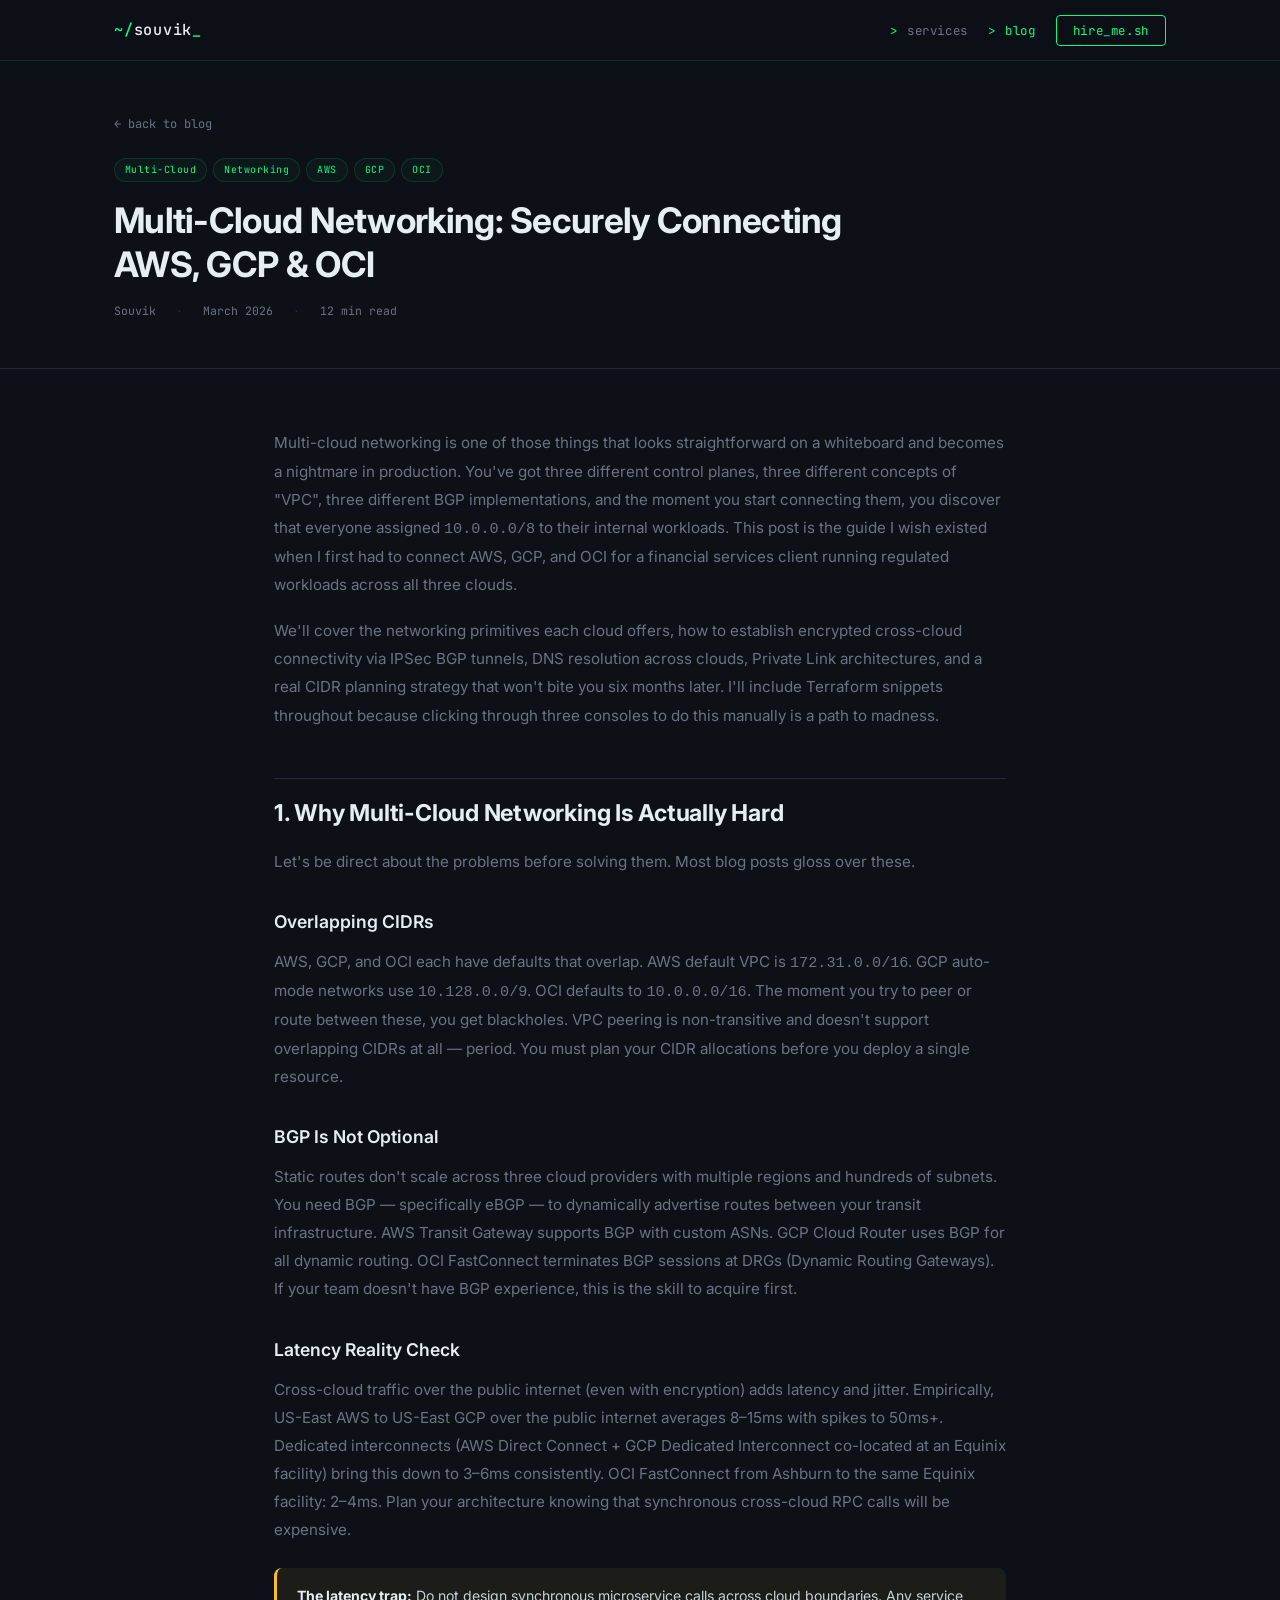
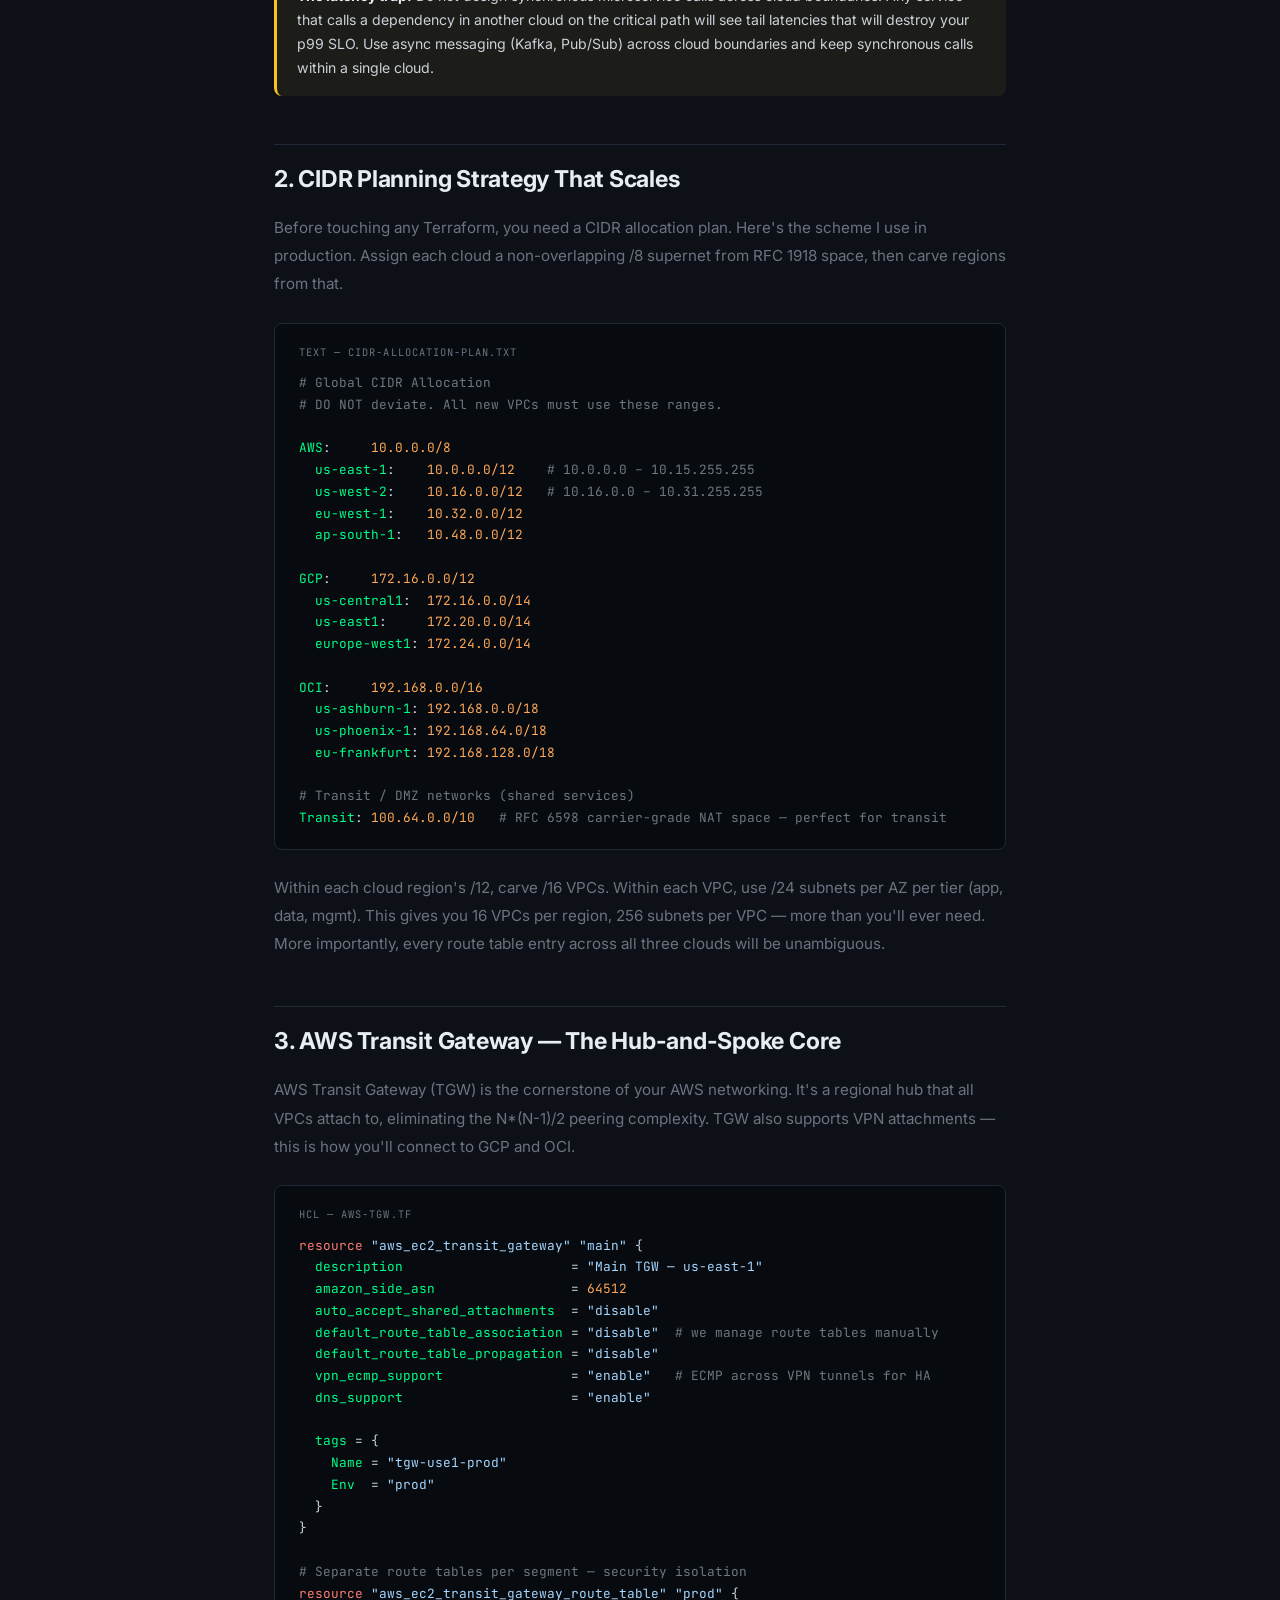
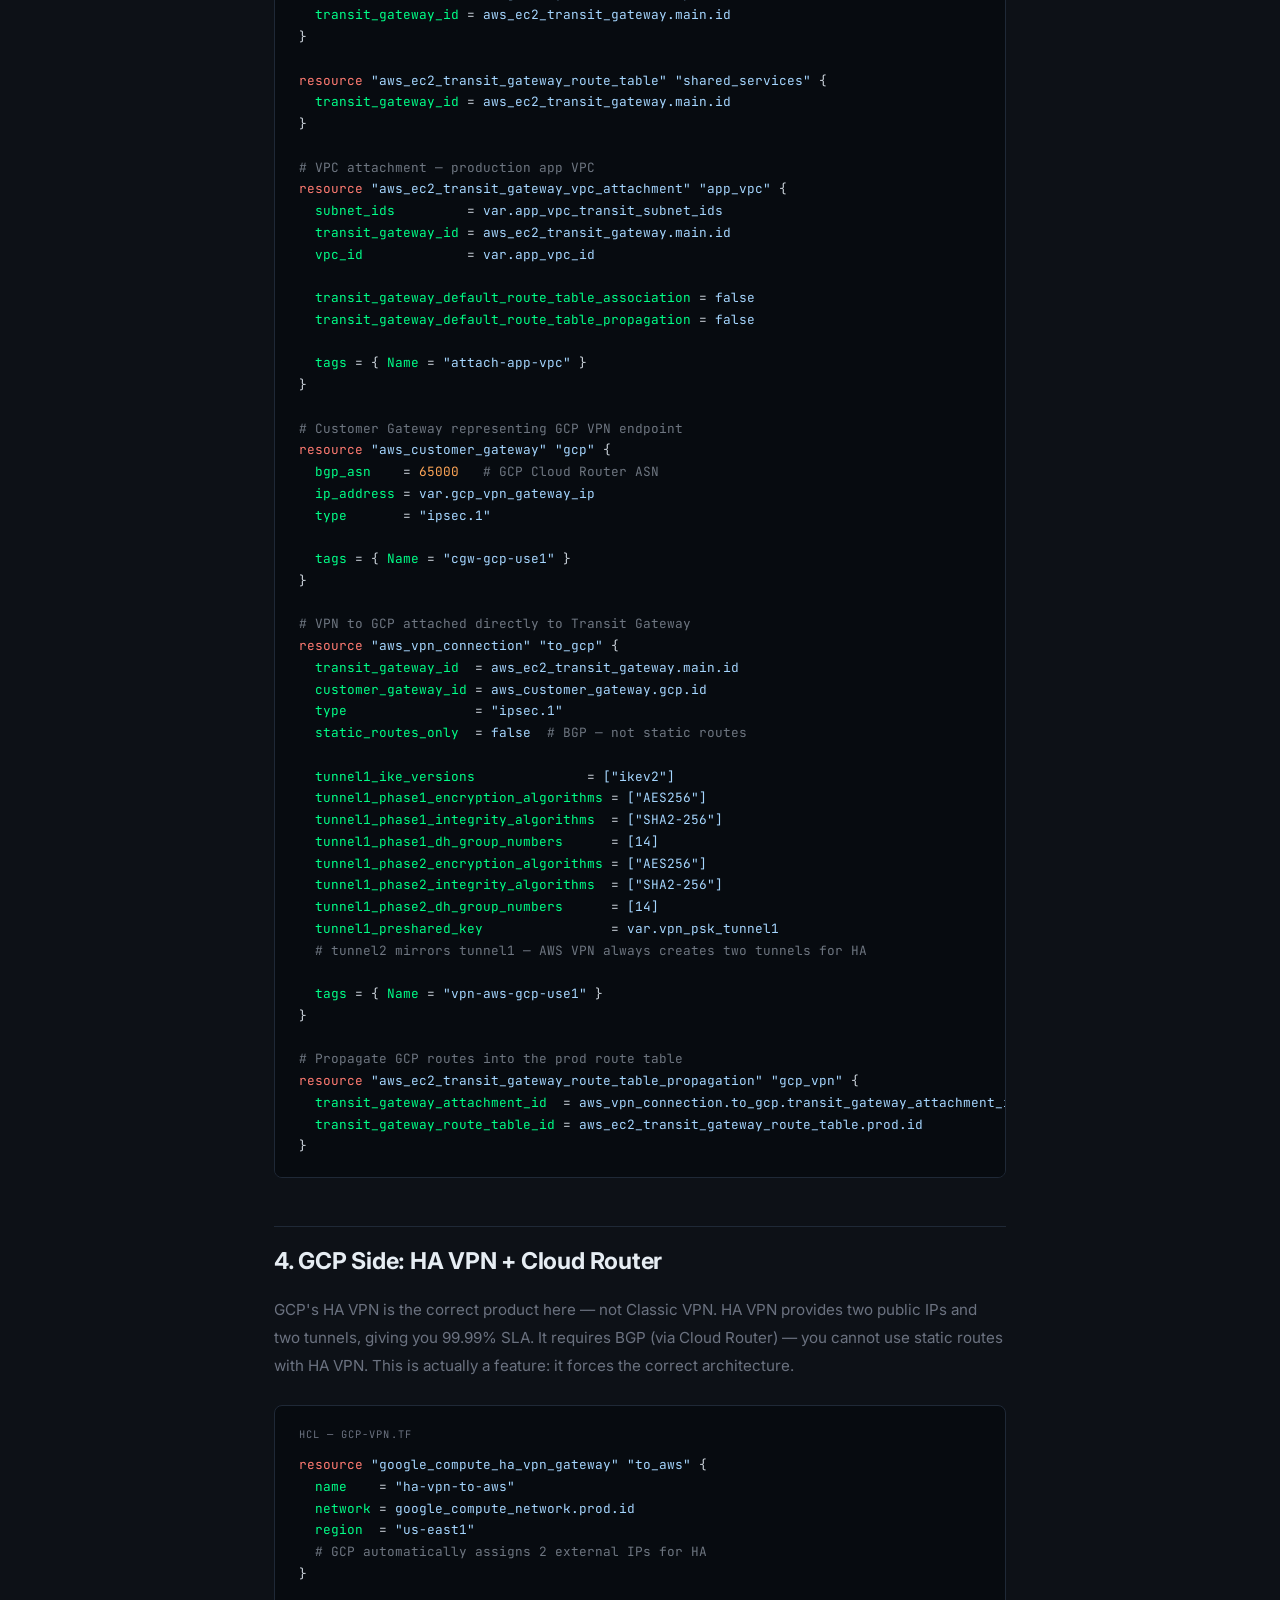
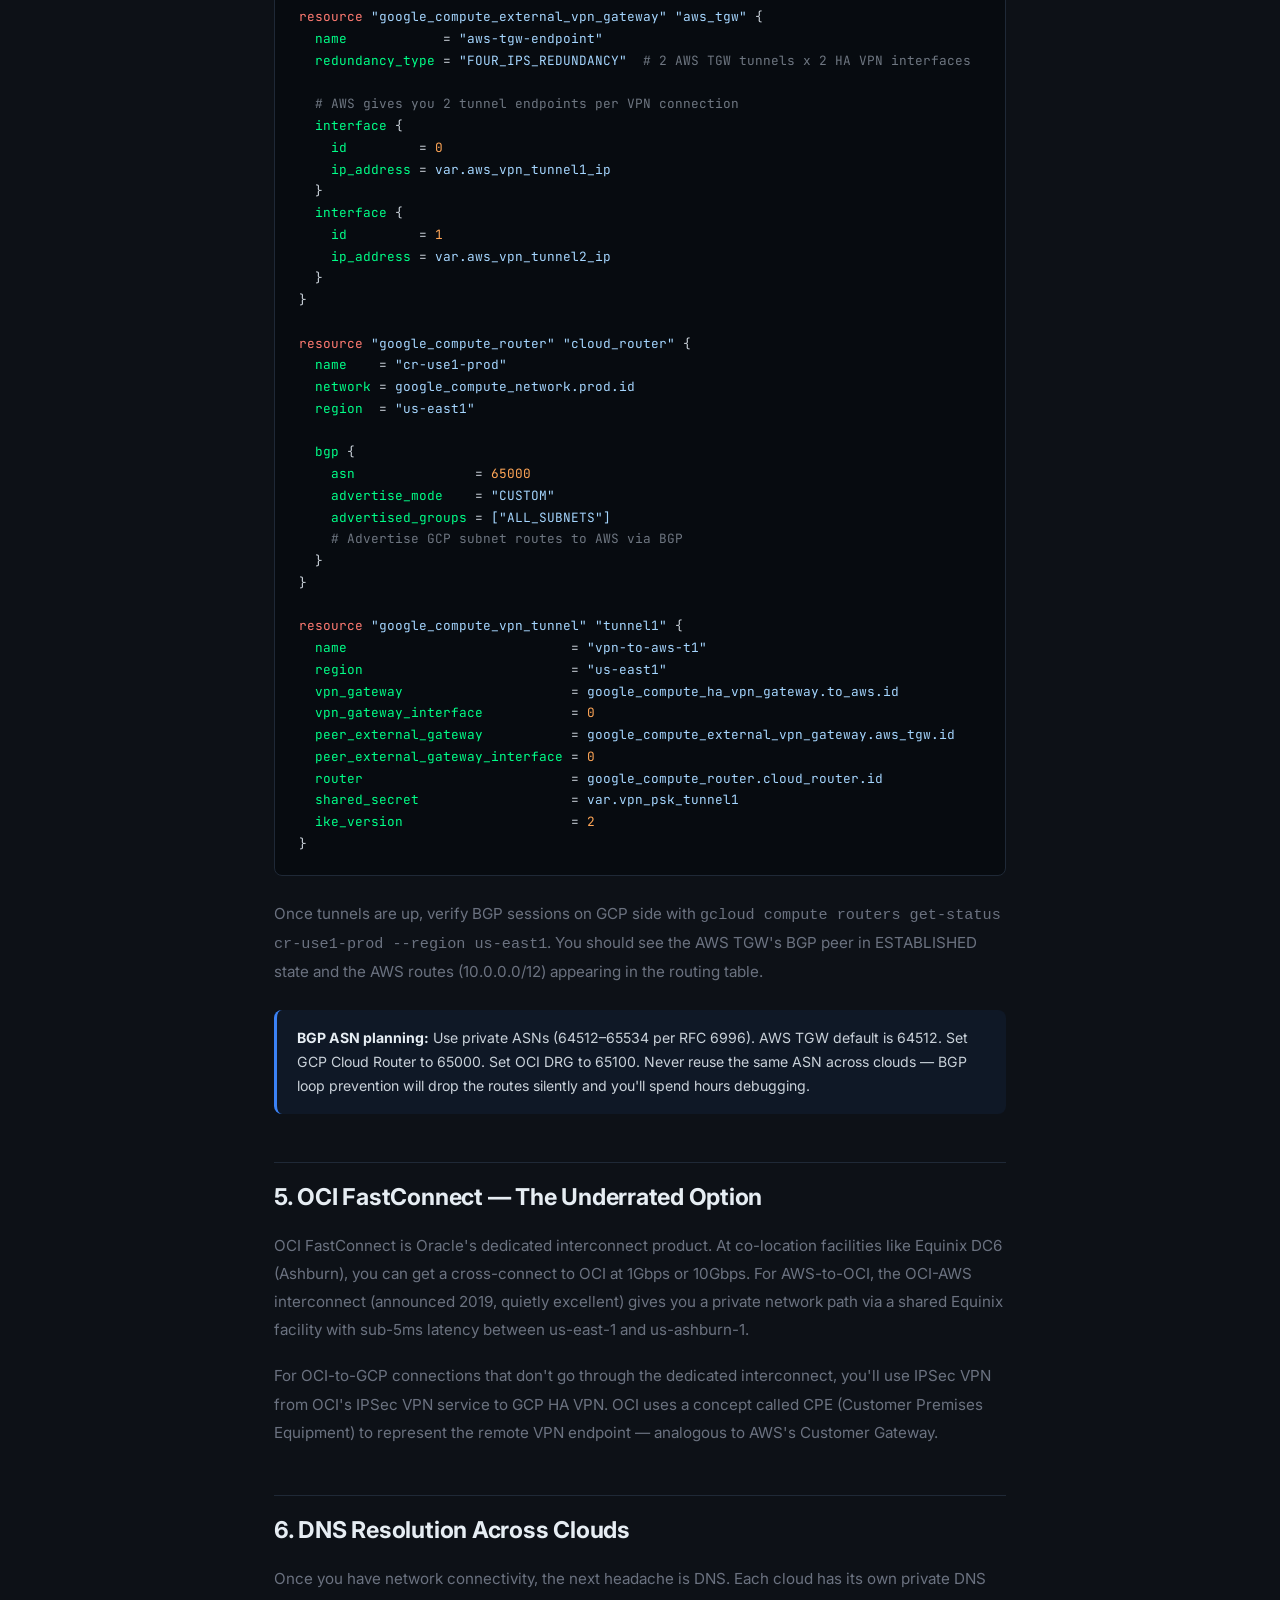
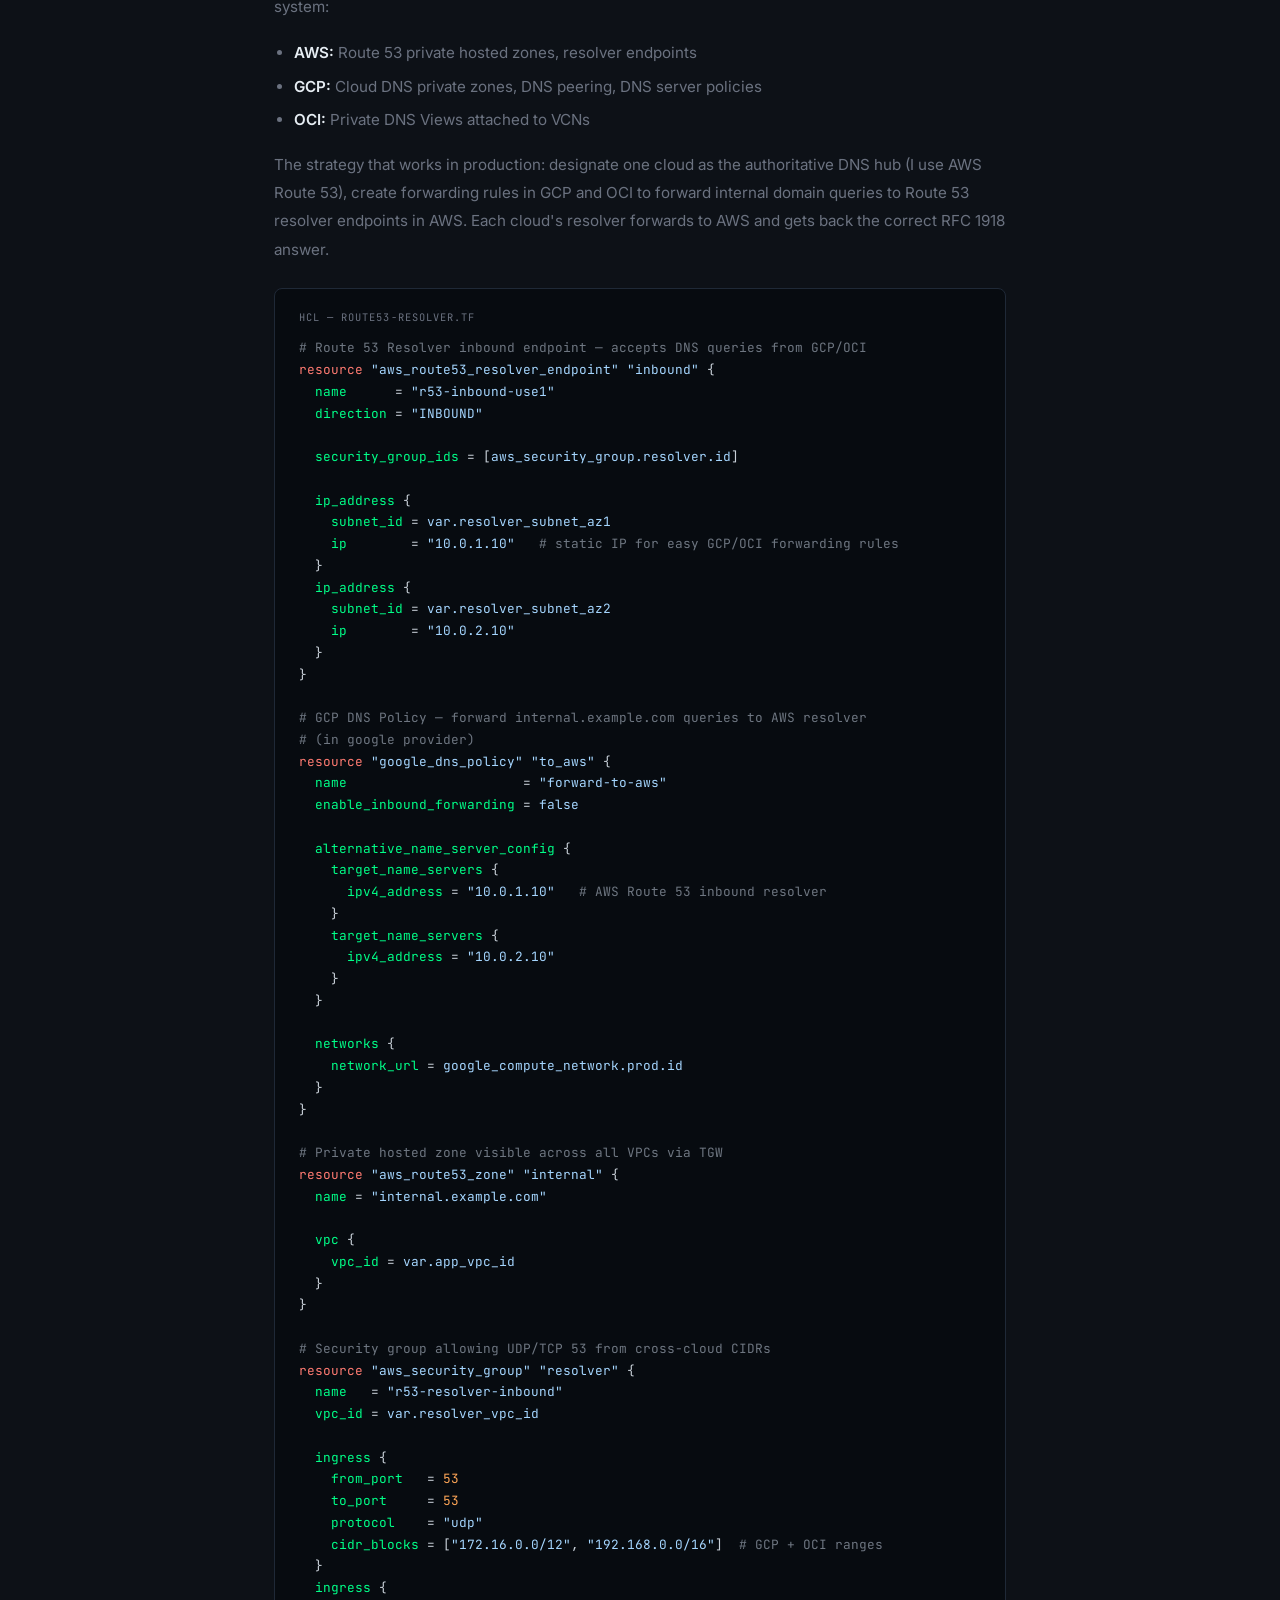
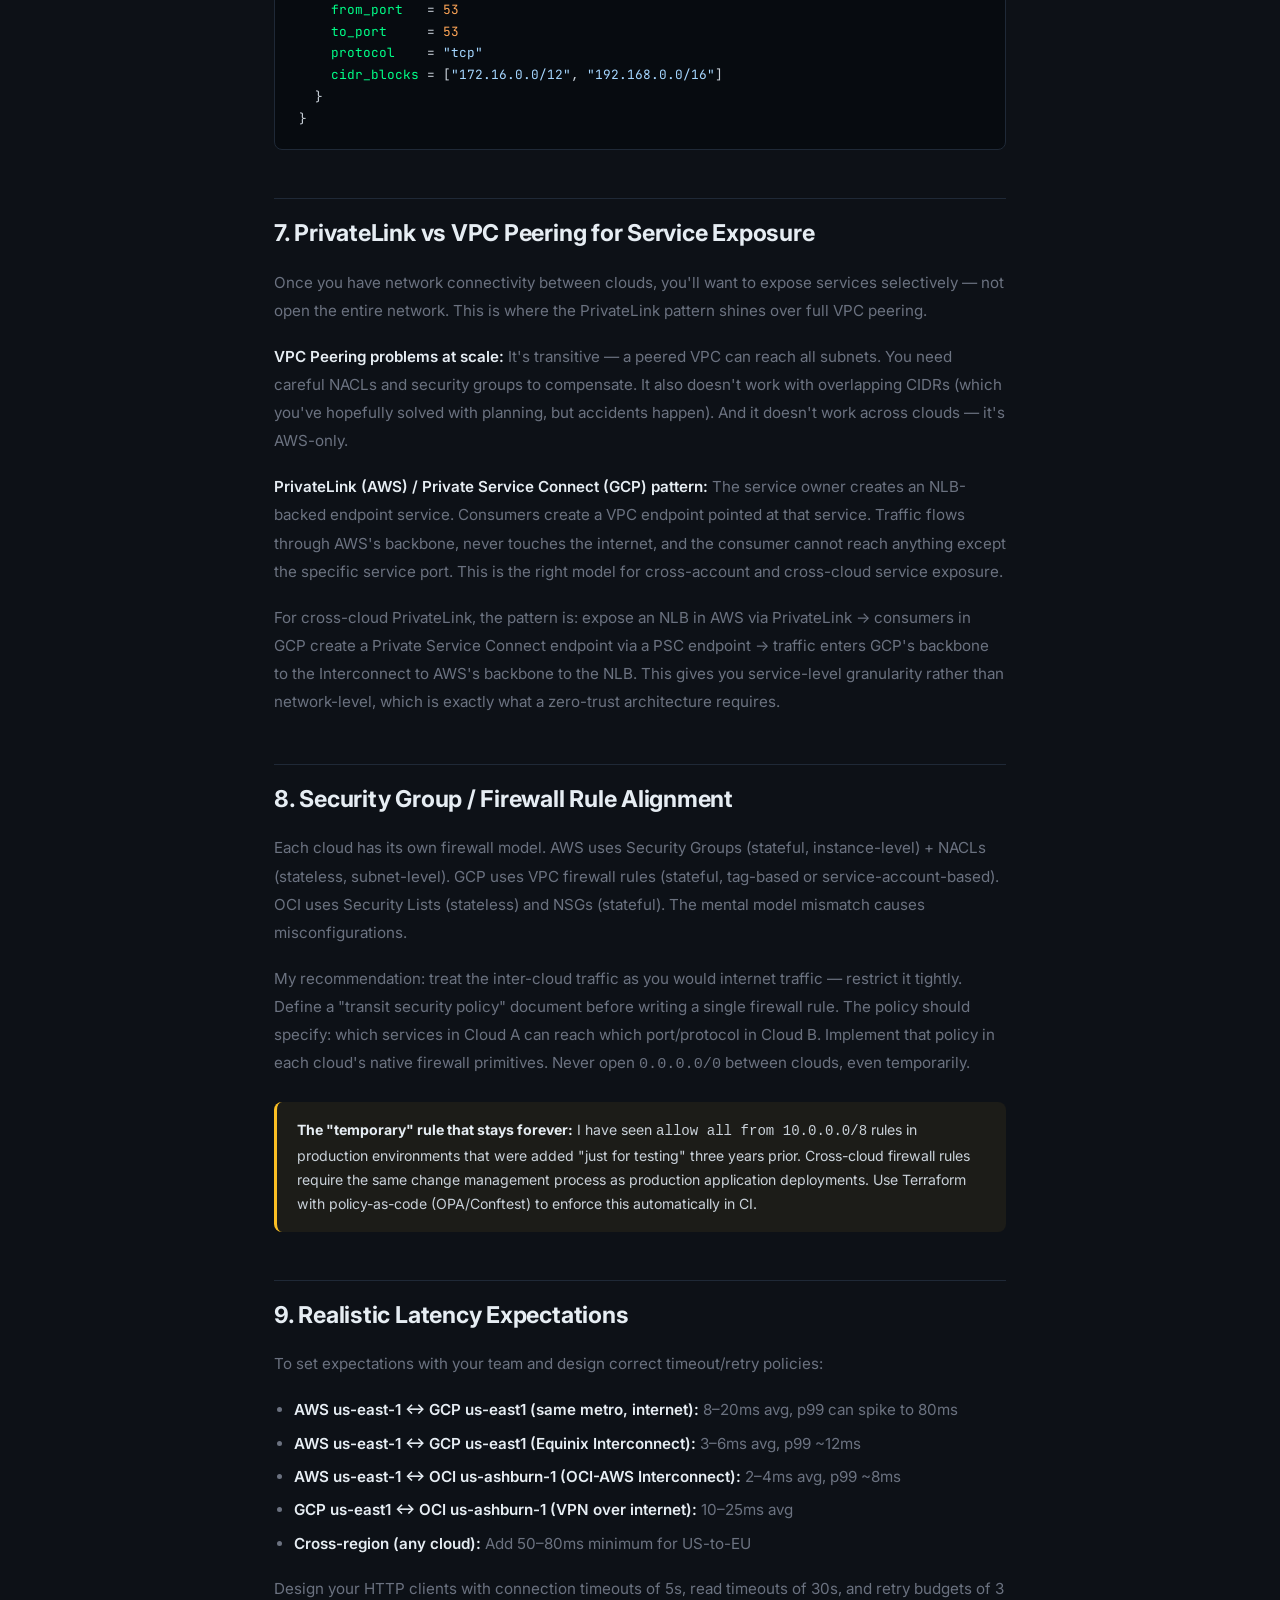
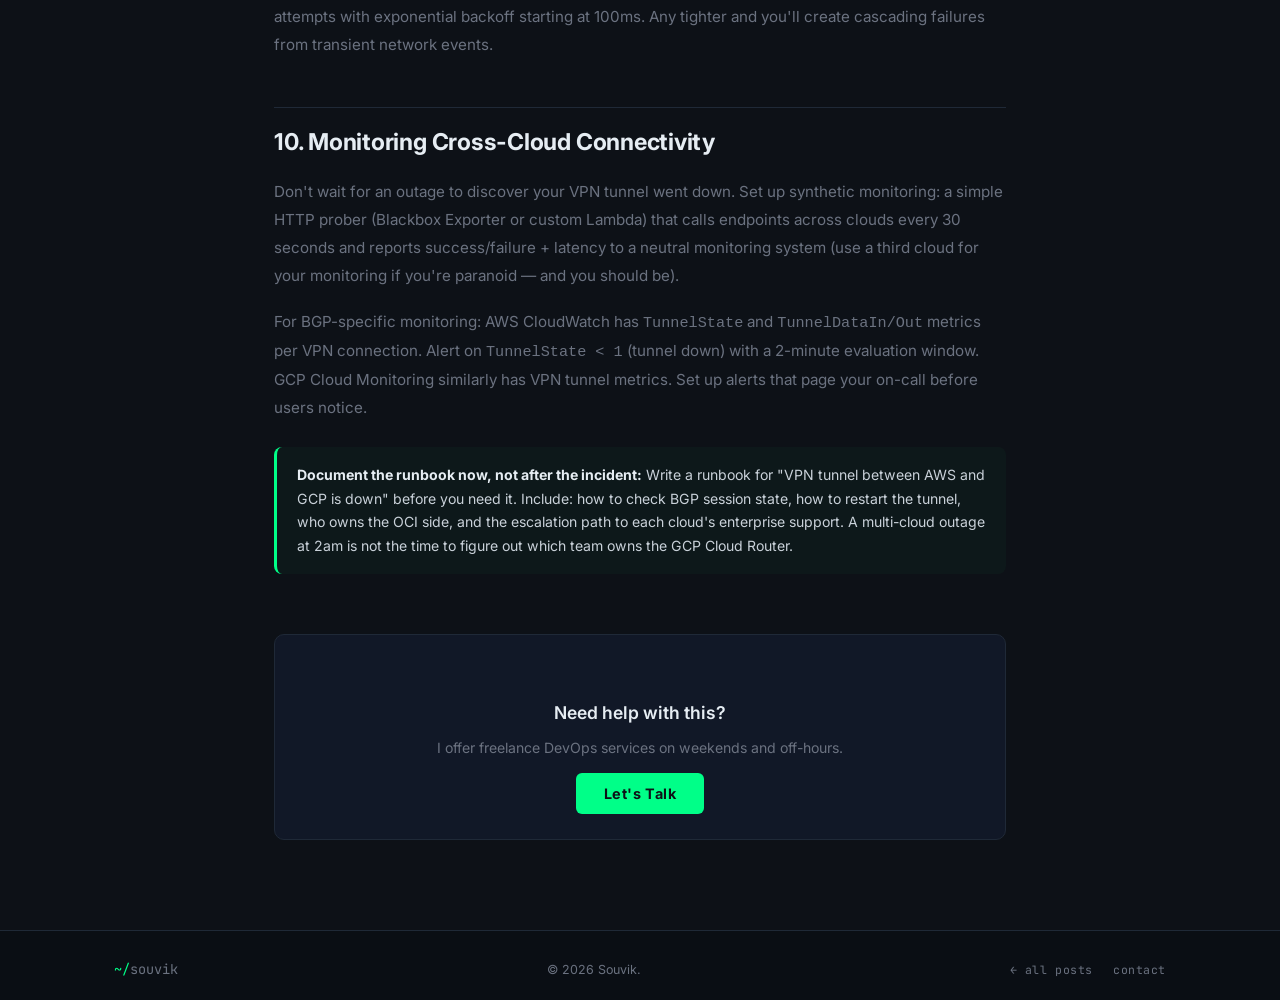
<file: blog/multi-cloud-networking.html>
<!DOCTYPE html>
<html lang="en">
<head>
  <meta charset="UTF-8" />
  <meta name="viewport" content="width=device-width, initial-scale=1.0" />
  <title>Multi-Cloud Networking: Securely Connecting AWS, GCP & OCI | Souvik</title>
  <link rel="stylesheet" href="../css/style.css" />
  <link rel="stylesheet" href="../css/blog.css" />
  <link href="https://fonts.googleapis.com/css2?family=JetBrains+Mono:wght@300;400;500;700&family=Inter:wght@300;400;500;600;700&display=swap" rel="stylesheet" />
</head>
<body>
  <nav class="navbar scrolled">
    <div class="nav-inner">
      <div class="nav-logo"><a href="../"><span class="prompt">~/</span><span class="nav-name">souvik</span><span class="cursor-blink">_</span></a></div>
      <ul class="nav-links">
        <li><a href="../#services"><span class="prompt-sm">></span> services</a></li>
        <li><a href="./" class="nav-active"><span class="prompt-sm">></span> blog</a></li>
        <li><a href="../#contact" class="nav-cta">hire_me.sh</a></li>
      </ul>
    </div>
  </nav>

  <section class="post-hero">
    <div class="container">
      <a href="./" class="post-back">&larr; back to blog</a>
      <div class="post-tags">
        <span class="blog-tag">Multi-Cloud</span>
        <span class="blog-tag">Networking</span>
        <span class="blog-tag">AWS</span>
        <span class="blog-tag">GCP</span>
        <span class="blog-tag">OCI</span>
      </div>
      <h1>Multi-Cloud Networking: Securely Connecting AWS, GCP &amp; OCI</h1>
      <div class="post-meta">
        <span>Souvik</span><span class="dot-sep">&middot;</span>
        <span>March 2026</span><span class="dot-sep">&middot;</span>
        <span>12 min read</span>
      </div>
    </div>
  </section>

  <section class="post-body">
    <div class="container">

      <p>Multi-cloud networking is one of those things that looks straightforward on a whiteboard and becomes a nightmare in production. You've got three different control planes, three different concepts of "VPC", three different BGP implementations, and the moment you start connecting them, you discover that everyone assigned <code>10.0.0.0/8</code> to their internal workloads. This post is the guide I wish existed when I first had to connect AWS, GCP, and OCI for a financial services client running regulated workloads across all three clouds.</p>

      <p>We'll cover the networking primitives each cloud offers, how to establish encrypted cross-cloud connectivity via IPSec BGP tunnels, DNS resolution across clouds, Private Link architectures, and a real CIDR planning strategy that won't bite you six months later. I'll include Terraform snippets throughout because clicking through three consoles to do this manually is a path to madness.</p>

      <h2>1. Why Multi-Cloud Networking Is Actually Hard</h2>

      <p>Let's be direct about the problems before solving them. Most blog posts gloss over these.</p>

      <h3>Overlapping CIDRs</h3>
      <p>AWS, GCP, and OCI each have defaults that overlap. AWS default VPC is <code>172.31.0.0/16</code>. GCP auto-mode networks use <code>10.128.0.0/9</code>. OCI defaults to <code>10.0.0.0/16</code>. The moment you try to peer or route between these, you get blackholes. VPC peering is non-transitive and doesn't support overlapping CIDRs at all — period. You must plan your CIDR allocations before you deploy a single resource.</p>

      <h3>BGP Is Not Optional</h3>
      <p>Static routes don't scale across three cloud providers with multiple regions and hundreds of subnets. You need BGP — specifically eBGP — to dynamically advertise routes between your transit infrastructure. AWS Transit Gateway supports BGP with custom ASNs. GCP Cloud Router uses BGP for all dynamic routing. OCI FastConnect terminates BGP sessions at DRGs (Dynamic Routing Gateways). If your team doesn't have BGP experience, this is the skill to acquire first.</p>

      <h3>Latency Reality Check</h3>
      <p>Cross-cloud traffic over the public internet (even with encryption) adds latency and jitter. Empirically, US-East AWS to US-East GCP over the public internet averages 8–15ms with spikes to 50ms+. Dedicated interconnects (AWS Direct Connect + GCP Dedicated Interconnect co-located at an Equinix facility) bring this down to 3–6ms consistently. OCI FastConnect from Ashburn to the same Equinix facility: 2–4ms. Plan your architecture knowing that synchronous cross-cloud RPC calls will be expensive.</p>

      <div class="callout warn"><strong>The latency trap:</strong> Do not design synchronous microservice calls across cloud boundaries. Any service that calls a dependency in another cloud on the critical path will see tail latencies that will destroy your p99 SLO. Use async messaging (Kafka, Pub/Sub) across cloud boundaries and keep synchronous calls within a single cloud.</div>

      <h2>2. CIDR Planning Strategy That Scales</h2>

      <p>Before touching any Terraform, you need a CIDR allocation plan. Here's the scheme I use in production. Assign each cloud a non-overlapping /8 supernet from RFC 1918 space, then carve regions from that.</p>

      <div class="code-block">
        <span class="code-lang">text — cidr-allocation-plan.txt</span>
        <pre><span class="cc"># Global CIDR Allocation</span>
<span class="cc"># DO NOT deviate. All new VPCs must use these ranges.</span>

<span class="cn">AWS</span>:     <span class="cv">10.0.0.0/8</span>
  <span class="cn">us-east-1</span>:    <span class="cv">10.0.0.0/12</span>    <span class="cc"># 10.0.0.0 – 10.15.255.255</span>
  <span class="cn">us-west-2</span>:    <span class="cv">10.16.0.0/12</span>   <span class="cc"># 10.16.0.0 – 10.31.255.255</span>
  <span class="cn">eu-west-1</span>:    <span class="cv">10.32.0.0/12</span>
  <span class="cn">ap-south-1</span>:   <span class="cv">10.48.0.0/12</span>

<span class="cn">GCP</span>:     <span class="cv">172.16.0.0/12</span>
  <span class="cn">us-central1</span>:  <span class="cv">172.16.0.0/14</span>
  <span class="cn">us-east1</span>:     <span class="cv">172.20.0.0/14</span>
  <span class="cn">europe-west1</span>: <span class="cv">172.24.0.0/14</span>

<span class="cn">OCI</span>:     <span class="cv">192.168.0.0/16</span>
  <span class="cn">us-ashburn-1</span>: <span class="cv">192.168.0.0/18</span>
  <span class="cn">us-phoenix-1</span>: <span class="cv">192.168.64.0/18</span>
  <span class="cn">eu-frankfurt</span>: <span class="cv">192.168.128.0/18</span>

<span class="cc"># Transit / DMZ networks (shared services)</span>
<span class="cn">Transit</span>: <span class="cv">100.64.0.0/10</span>   <span class="cc"># RFC 6598 carrier-grade NAT space — perfect for transit</span></pre>
      </div>

      <p>Within each cloud region's /12, carve /16 VPCs. Within each VPC, use /24 subnets per AZ per tier (app, data, mgmt). This gives you 16 VPCs per region, 256 subnets per VPC — more than you'll ever need. More importantly, every route table entry across all three clouds will be unambiguous.</p>

      <h2>3. AWS Transit Gateway — The Hub-and-Spoke Core</h2>

      <p>AWS Transit Gateway (TGW) is the cornerstone of your AWS networking. It's a regional hub that all VPCs attach to, eliminating the N*(N-1)/2 peering complexity. TGW also supports VPN attachments — this is how you'll connect to GCP and OCI.</p>

      <div class="code-block">
        <span class="code-lang">hcl — aws-tgw.tf</span>
        <pre><span class="ck">resource</span> <span class="cs">"aws_ec2_transit_gateway"</span> <span class="cs">"main"</span> {
  <span class="cn">description</span>                     = <span class="cs">"Main TGW — us-east-1"</span>
  <span class="cn">amazon_side_asn</span>                 = <span class="cv">64512</span>
  <span class="cn">auto_accept_shared_attachments</span>  = <span class="cs">"disable"</span>
  <span class="cn">default_route_table_association</span> = <span class="cs">"disable"</span>  <span class="cc"># we manage route tables manually</span>
  <span class="cn">default_route_table_propagation</span> = <span class="cs">"disable"</span>
  <span class="cn">vpn_ecmp_support</span>                = <span class="cs">"enable"</span>   <span class="cc"># ECMP across VPN tunnels for HA</span>
  <span class="cn">dns_support</span>                     = <span class="cs">"enable"</span>

  <span class="cn">tags</span> = {
    <span class="cn">Name</span> = <span class="cs">"tgw-use1-prod"</span>
    <span class="cn">Env</span>  = <span class="cs">"prod"</span>
  }
}

<span class="cc"># Separate route tables per segment — security isolation</span>
<span class="ck">resource</span> <span class="cs">"aws_ec2_transit_gateway_route_table"</span> <span class="cs">"prod"</span> {
  <span class="cn">transit_gateway_id</span> = <span class="cs">aws_ec2_transit_gateway.main.id</span>
}

<span class="ck">resource</span> <span class="cs">"aws_ec2_transit_gateway_route_table"</span> <span class="cs">"shared_services"</span> {
  <span class="cn">transit_gateway_id</span> = <span class="cs">aws_ec2_transit_gateway.main.id</span>
}

<span class="cc"># VPC attachment — production app VPC</span>
<span class="ck">resource</span> <span class="cs">"aws_ec2_transit_gateway_vpc_attachment"</span> <span class="cs">"app_vpc"</span> {
  <span class="cn">subnet_ids</span>         = <span class="cs">var.app_vpc_transit_subnet_ids</span>
  <span class="cn">transit_gateway_id</span> = <span class="cs">aws_ec2_transit_gateway.main.id</span>
  <span class="cn">vpc_id</span>             = <span class="cs">var.app_vpc_id</span>

  <span class="cn">transit_gateway_default_route_table_association</span> = <span class="cs">false</span>
  <span class="cn">transit_gateway_default_route_table_propagation</span> = <span class="cs">false</span>

  <span class="cn">tags</span> = { <span class="cn">Name</span> = <span class="cs">"attach-app-vpc"</span> }
}

<span class="cc"># Customer Gateway representing GCP VPN endpoint</span>
<span class="ck">resource</span> <span class="cs">"aws_customer_gateway"</span> <span class="cs">"gcp"</span> {
  <span class="cn">bgp_asn</span>    = <span class="cv">65000</span>   <span class="cc"># GCP Cloud Router ASN</span>
  <span class="cn">ip_address</span> = <span class="cs">var.gcp_vpn_gateway_ip</span>
  <span class="cn">type</span>       = <span class="cs">"ipsec.1"</span>

  <span class="cn">tags</span> = { <span class="cn">Name</span> = <span class="cs">"cgw-gcp-use1"</span> }
}

<span class="cc"># VPN to GCP attached directly to Transit Gateway</span>
<span class="ck">resource</span> <span class="cs">"aws_vpn_connection"</span> <span class="cs">"to_gcp"</span> {
  <span class="cn">transit_gateway_id</span>  = <span class="cs">aws_ec2_transit_gateway.main.id</span>
  <span class="cn">customer_gateway_id</span> = <span class="cs">aws_customer_gateway.gcp.id</span>
  <span class="cn">type</span>                = <span class="cs">"ipsec.1"</span>
  <span class="cn">static_routes_only</span>  = <span class="cs">false</span>  <span class="cc"># BGP — not static routes</span>

  <span class="cn">tunnel1_ike_versions</span>              = <span class="cs">["ikev2"]</span>
  <span class="cn">tunnel1_phase1_encryption_algorithms</span> = <span class="cs">["AES256"]</span>
  <span class="cn">tunnel1_phase1_integrity_algorithms</span>  = <span class="cs">["SHA2-256"]</span>
  <span class="cn">tunnel1_phase1_dh_group_numbers</span>      = <span class="cs">[14]</span>
  <span class="cn">tunnel1_phase2_encryption_algorithms</span> = <span class="cs">["AES256"]</span>
  <span class="cn">tunnel1_phase2_integrity_algorithms</span>  = <span class="cs">["SHA2-256"]</span>
  <span class="cn">tunnel1_phase2_dh_group_numbers</span>      = <span class="cs">[14]</span>
  <span class="cn">tunnel1_preshared_key</span>                = <span class="cs">var.vpn_psk_tunnel1</span>
  <span class="cc"># tunnel2 mirrors tunnel1 — AWS VPN always creates two tunnels for HA</span>

  <span class="cn">tags</span> = { <span class="cn">Name</span> = <span class="cs">"vpn-aws-gcp-use1"</span> }
}

<span class="cc"># Propagate GCP routes into the prod route table</span>
<span class="ck">resource</span> <span class="cs">"aws_ec2_transit_gateway_route_table_propagation"</span> <span class="cs">"gcp_vpn"</span> {
  <span class="cn">transit_gateway_attachment_id</span>  = <span class="cs">aws_vpn_connection.to_gcp.transit_gateway_attachment_id</span>
  <span class="cn">transit_gateway_route_table_id</span> = <span class="cs">aws_ec2_transit_gateway_route_table.prod.id</span>
}</pre>
      </div>

      <h2>4. GCP Side: HA VPN + Cloud Router</h2>

      <p>GCP's HA VPN is the correct product here — not Classic VPN. HA VPN provides two public IPs and two tunnels, giving you 99.99% SLA. It requires BGP (via Cloud Router) — you cannot use static routes with HA VPN. This is actually a feature: it forces the correct architecture.</p>

      <div class="code-block">
        <span class="code-lang">hcl — gcp-vpn.tf</span>
        <pre><span class="ck">resource</span> <span class="cs">"google_compute_ha_vpn_gateway"</span> <span class="cs">"to_aws"</span> {
  <span class="cn">name</span>    = <span class="cs">"ha-vpn-to-aws"</span>
  <span class="cn">network</span> = <span class="cs">google_compute_network.prod.id</span>
  <span class="cn">region</span>  = <span class="cs">"us-east1"</span>
  <span class="cc"># GCP automatically assigns 2 external IPs for HA</span>
}

<span class="ck">resource</span> <span class="cs">"google_compute_external_vpn_gateway"</span> <span class="cs">"aws_tgw"</span> {
  <span class="cn">name</span>            = <span class="cs">"aws-tgw-endpoint"</span>
  <span class="cn">redundancy_type</span> = <span class="cs">"FOUR_IPS_REDUNDANCY"</span>  <span class="cc"># 2 AWS TGW tunnels x 2 HA VPN interfaces</span>

  <span class="cc"># AWS gives you 2 tunnel endpoints per VPN connection</span>
  <span class="cn">interface</span> {
    <span class="cn">id</span>         = <span class="cv">0</span>
    <span class="cn">ip_address</span> = <span class="cs">var.aws_vpn_tunnel1_ip</span>
  }
  <span class="cn">interface</span> {
    <span class="cn">id</span>         = <span class="cv">1</span>
    <span class="cn">ip_address</span> = <span class="cs">var.aws_vpn_tunnel2_ip</span>
  }
}

<span class="ck">resource</span> <span class="cs">"google_compute_router"</span> <span class="cs">"cloud_router"</span> {
  <span class="cn">name</span>    = <span class="cs">"cr-use1-prod"</span>
  <span class="cn">network</span> = <span class="cs">google_compute_network.prod.id</span>
  <span class="cn">region</span>  = <span class="cs">"us-east1"</span>

  <span class="cn">bgp</span> {
    <span class="cn">asn</span>               = <span class="cv">65000</span>
    <span class="cn">advertise_mode</span>    = <span class="cs">"CUSTOM"</span>
    <span class="cn">advertised_groups</span> = <span class="cs">["ALL_SUBNETS"]</span>
    <span class="cc"># Advertise GCP subnet routes to AWS via BGP</span>
  }
}

<span class="ck">resource</span> <span class="cs">"google_compute_vpn_tunnel"</span> <span class="cs">"tunnel1"</span> {
  <span class="cn">name</span>                            = <span class="cs">"vpn-to-aws-t1"</span>
  <span class="cn">region</span>                          = <span class="cs">"us-east1"</span>
  <span class="cn">vpn_gateway</span>                     = <span class="cs">google_compute_ha_vpn_gateway.to_aws.id</span>
  <span class="cn">vpn_gateway_interface</span>           = <span class="cv">0</span>
  <span class="cn">peer_external_gateway</span>           = <span class="cs">google_compute_external_vpn_gateway.aws_tgw.id</span>
  <span class="cn">peer_external_gateway_interface</span> = <span class="cv">0</span>
  <span class="cn">router</span>                          = <span class="cs">google_compute_router.cloud_router.id</span>
  <span class="cn">shared_secret</span>                   = <span class="cs">var.vpn_psk_tunnel1</span>
  <span class="cn">ike_version</span>                     = <span class="cv">2</span>
}</pre>
      </div>

      <p>Once tunnels are up, verify BGP sessions on GCP side with <code>gcloud compute routers get-status cr-use1-prod --region us-east1</code>. You should see the AWS TGW's BGP peer in ESTABLISHED state and the AWS routes (10.0.0.0/12) appearing in the routing table.</p>

      <div class="callout info"><strong>BGP ASN planning:</strong> Use private ASNs (64512–65534 per RFC 6996). AWS TGW default is 64512. Set GCP Cloud Router to 65000. Set OCI DRG to 65100. Never reuse the same ASN across clouds — BGP loop prevention will drop the routes silently and you'll spend hours debugging.</div>

      <h2>5. OCI FastConnect — The Underrated Option</h2>

      <p>OCI FastConnect is Oracle's dedicated interconnect product. At co-location facilities like Equinix DC6 (Ashburn), you can get a cross-connect to OCI at 1Gbps or 10Gbps. For AWS-to-OCI, the OCI-AWS interconnect (announced 2019, quietly excellent) gives you a private network path via a shared Equinix facility with sub-5ms latency between us-east-1 and us-ashburn-1.</p>

      <p>For OCI-to-GCP connections that don't go through the dedicated interconnect, you'll use IPSec VPN from OCI's IPSec VPN service to GCP HA VPN. OCI uses a concept called CPE (Customer Premises Equipment) to represent the remote VPN endpoint — analogous to AWS's Customer Gateway.</p>

      <h2>6. DNS Resolution Across Clouds</h2>

      <p>Once you have network connectivity, the next headache is DNS. Each cloud has its own private DNS system:</p>
      <ul>
        <li><strong>AWS:</strong> Route 53 private hosted zones, resolver endpoints</li>
        <li><strong>GCP:</strong> Cloud DNS private zones, DNS peering, DNS server policies</li>
        <li><strong>OCI:</strong> Private DNS Views attached to VCNs</li>
      </ul>

      <p>The strategy that works in production: designate one cloud as the authoritative DNS hub (I use AWS Route 53), create forwarding rules in GCP and OCI to forward internal domain queries to Route 53 resolver endpoints in AWS. Each cloud's resolver forwards to AWS and gets back the correct RFC 1918 answer.</p>

      <div class="code-block">
        <span class="code-lang">hcl — route53-resolver.tf</span>
        <pre><span class="cc"># Route 53 Resolver inbound endpoint — accepts DNS queries from GCP/OCI</span>
<span class="ck">resource</span> <span class="cs">"aws_route53_resolver_endpoint"</span> <span class="cs">"inbound"</span> {
  <span class="cn">name</span>      = <span class="cs">"r53-inbound-use1"</span>
  <span class="cn">direction</span> = <span class="cs">"INBOUND"</span>

  <span class="cn">security_group_ids</span> = [<span class="cs">aws_security_group.resolver.id</span>]

  <span class="cn">ip_address</span> {
    <span class="cn">subnet_id</span> = <span class="cs">var.resolver_subnet_az1</span>
    <span class="cn">ip</span>        = <span class="cs">"10.0.1.10"</span>   <span class="cc"># static IP for easy GCP/OCI forwarding rules</span>
  }
  <span class="cn">ip_address</span> {
    <span class="cn">subnet_id</span> = <span class="cs">var.resolver_subnet_az2</span>
    <span class="cn">ip</span>        = <span class="cs">"10.0.2.10"</span>
  }
}

<span class="cc"># GCP DNS Policy — forward internal.example.com queries to AWS resolver</span>
<span class="cc"># (in google provider)</span>
<span class="ck">resource</span> <span class="cs">"google_dns_policy"</span> <span class="cs">"to_aws"</span> {
  <span class="cn">name</span>                      = <span class="cs">"forward-to-aws"</span>
  <span class="cn">enable_inbound_forwarding</span> = <span class="cs">false</span>

  <span class="cn">alternative_name_server_config</span> {
    <span class="cn">target_name_servers</span> {
      <span class="cn">ipv4_address</span> = <span class="cs">"10.0.1.10"</span>   <span class="cc"># AWS Route 53 inbound resolver</span>
    }
    <span class="cn">target_name_servers</span> {
      <span class="cn">ipv4_address</span> = <span class="cs">"10.0.2.10"</span>
    }
  }

  <span class="cn">networks</span> {
    <span class="cn">network_url</span> = <span class="cs">google_compute_network.prod.id</span>
  }
}

<span class="cc"># Private hosted zone visible across all VPCs via TGW</span>
<span class="ck">resource</span> <span class="cs">"aws_route53_zone"</span> <span class="cs">"internal"</span> {
  <span class="cn">name</span> = <span class="cs">"internal.example.com"</span>

  <span class="cn">vpc</span> {
    <span class="cn">vpc_id</span> = <span class="cs">var.app_vpc_id</span>
  }
}

<span class="cc"># Security group allowing UDP/TCP 53 from cross-cloud CIDRs</span>
<span class="ck">resource</span> <span class="cs">"aws_security_group"</span> <span class="cs">"resolver"</span> {
  <span class="cn">name</span>   = <span class="cs">"r53-resolver-inbound"</span>
  <span class="cn">vpc_id</span> = <span class="cs">var.resolver_vpc_id</span>

  <span class="cn">ingress</span> {
    <span class="cn">from_port</span>   = <span class="cv">53</span>
    <span class="cn">to_port</span>     = <span class="cv">53</span>
    <span class="cn">protocol</span>    = <span class="cs">"udp"</span>
    <span class="cn">cidr_blocks</span> = [<span class="cs">"172.16.0.0/12"</span>, <span class="cs">"192.168.0.0/16"</span>]  <span class="cc"># GCP + OCI ranges</span>
  }
  <span class="cn">ingress</span> {
    <span class="cn">from_port</span>   = <span class="cv">53</span>
    <span class="cn">to_port</span>     = <span class="cv">53</span>
    <span class="cn">protocol</span>    = <span class="cs">"tcp"</span>
    <span class="cn">cidr_blocks</span> = [<span class="cs">"172.16.0.0/12"</span>, <span class="cs">"192.168.0.0/16"</span>]
  }
}</pre>
      </div>

      <h2>7. PrivateLink vs VPC Peering for Service Exposure</h2>

      <p>Once you have network connectivity between clouds, you'll want to expose services selectively — not open the entire network. This is where the PrivateLink pattern shines over full VPC peering.</p>

      <p><strong>VPC Peering problems at scale:</strong> It's transitive — a peered VPC can reach all subnets. You need careful NACLs and security groups to compensate. It also doesn't work with overlapping CIDRs (which you've hopefully solved with planning, but accidents happen). And it doesn't work across clouds — it's AWS-only.</p>

      <p><strong>PrivateLink (AWS) / Private Service Connect (GCP) pattern:</strong> The service owner creates an NLB-backed endpoint service. Consumers create a VPC endpoint pointed at that service. Traffic flows through AWS's backbone, never touches the internet, and the consumer cannot reach anything except the specific service port. This is the right model for cross-account and cross-cloud service exposure.</p>

      <p>For cross-cloud PrivateLink, the pattern is: expose an NLB in AWS via PrivateLink → consumers in GCP create a Private Service Connect endpoint via a PSC endpoint → traffic enters GCP's backbone to the Interconnect to AWS's backbone to the NLB. This gives you service-level granularity rather than network-level, which is exactly what a zero-trust architecture requires.</p>

      <h2>8. Security Group / Firewall Rule Alignment</h2>

      <p>Each cloud has its own firewall model. AWS uses Security Groups (stateful, instance-level) + NACLs (stateless, subnet-level). GCP uses VPC firewall rules (stateful, tag-based or service-account-based). OCI uses Security Lists (stateless) and NSGs (stateful). The mental model mismatch causes misconfigurations.</p>

      <p>My recommendation: treat the inter-cloud traffic as you would internet traffic — restrict it tightly. Define a "transit security policy" document before writing a single firewall rule. The policy should specify: which services in Cloud A can reach which port/protocol in Cloud B. Implement that policy in each cloud's native firewall primitives. Never open <code>0.0.0.0/0</code> between clouds, even temporarily.</p>

      <div class="callout warn"><strong>The "temporary" rule that stays forever:</strong> I have seen <code>allow all from 10.0.0.0/8</code> rules in production environments that were added "just for testing" three years prior. Cross-cloud firewall rules require the same change management process as production application deployments. Use Terraform with policy-as-code (OPA/Conftest) to enforce this automatically in CI.</div>

      <h2>9. Realistic Latency Expectations</h2>

      <p>To set expectations with your team and design correct timeout/retry policies:</p>
      <ul>
        <li><strong>AWS us-east-1 ↔ GCP us-east1 (same metro, internet):</strong> 8–20ms avg, p99 can spike to 80ms</li>
        <li><strong>AWS us-east-1 ↔ GCP us-east1 (Equinix Interconnect):</strong> 3–6ms avg, p99 ~12ms</li>
        <li><strong>AWS us-east-1 ↔ OCI us-ashburn-1 (OCI-AWS Interconnect):</strong> 2–4ms avg, p99 ~8ms</li>
        <li><strong>GCP us-east1 ↔ OCI us-ashburn-1 (VPN over internet):</strong> 10–25ms avg</li>
        <li><strong>Cross-region (any cloud):</strong> Add 50–80ms minimum for US-to-EU</li>
      </ul>

      <p>Design your HTTP clients with connection timeouts of 5s, read timeouts of 30s, and retry budgets of 3 attempts with exponential backoff starting at 100ms. Any tighter and you'll create cascading failures from transient network events.</p>

      <h2>10. Monitoring Cross-Cloud Connectivity</h2>

      <p>Don't wait for an outage to discover your VPN tunnel went down. Set up synthetic monitoring: a simple HTTP prober (Blackbox Exporter or custom Lambda) that calls endpoints across clouds every 30 seconds and reports success/failure + latency to a neutral monitoring system (use a third cloud for your monitoring if you're paranoid — and you should be).</p>

      <p>For BGP-specific monitoring: AWS CloudWatch has <code>TunnelState</code> and <code>TunnelDataIn/Out</code> metrics per VPN connection. Alert on <code>TunnelState &lt; 1</code> (tunnel down) with a 2-minute evaluation window. GCP Cloud Monitoring similarly has VPN tunnel metrics. Set up alerts that page your on-call before users notice.</p>

      <div class="callout tip"><strong>Document the runbook now, not after the incident:</strong> Write a runbook for "VPN tunnel between AWS and GCP is down" before you need it. Include: how to check BGP session state, how to restart the tunnel, who owns the OCI side, and the escalation path to each cloud's enterprise support. A multi-cloud outage at 2am is not the time to figure out which team owns the GCP Cloud Router.</div>

      <div class="post-cta">
        <h3>Need help with this?</h3>
        <p>I offer freelance DevOps services on weekends and off-hours.</p>
        <a href="../#contact" class="btn-primary">Let's Talk</a>
      </div>

    </div>
  </section>

  <footer class="footer">
    <div class="container footer-inner">
      <div class="footer-logo"><a href="../"><span class="prompt">~/</span><span>souvik</span></a></div>
      <p class="footer-copy">&copy; 2026 Souvik.</p>
      <div class="footer-links"><a href="./">&larr; all posts</a><a href="../#contact">contact</a></div>
    </div>
  </footer>
</body>
</html>
</file>
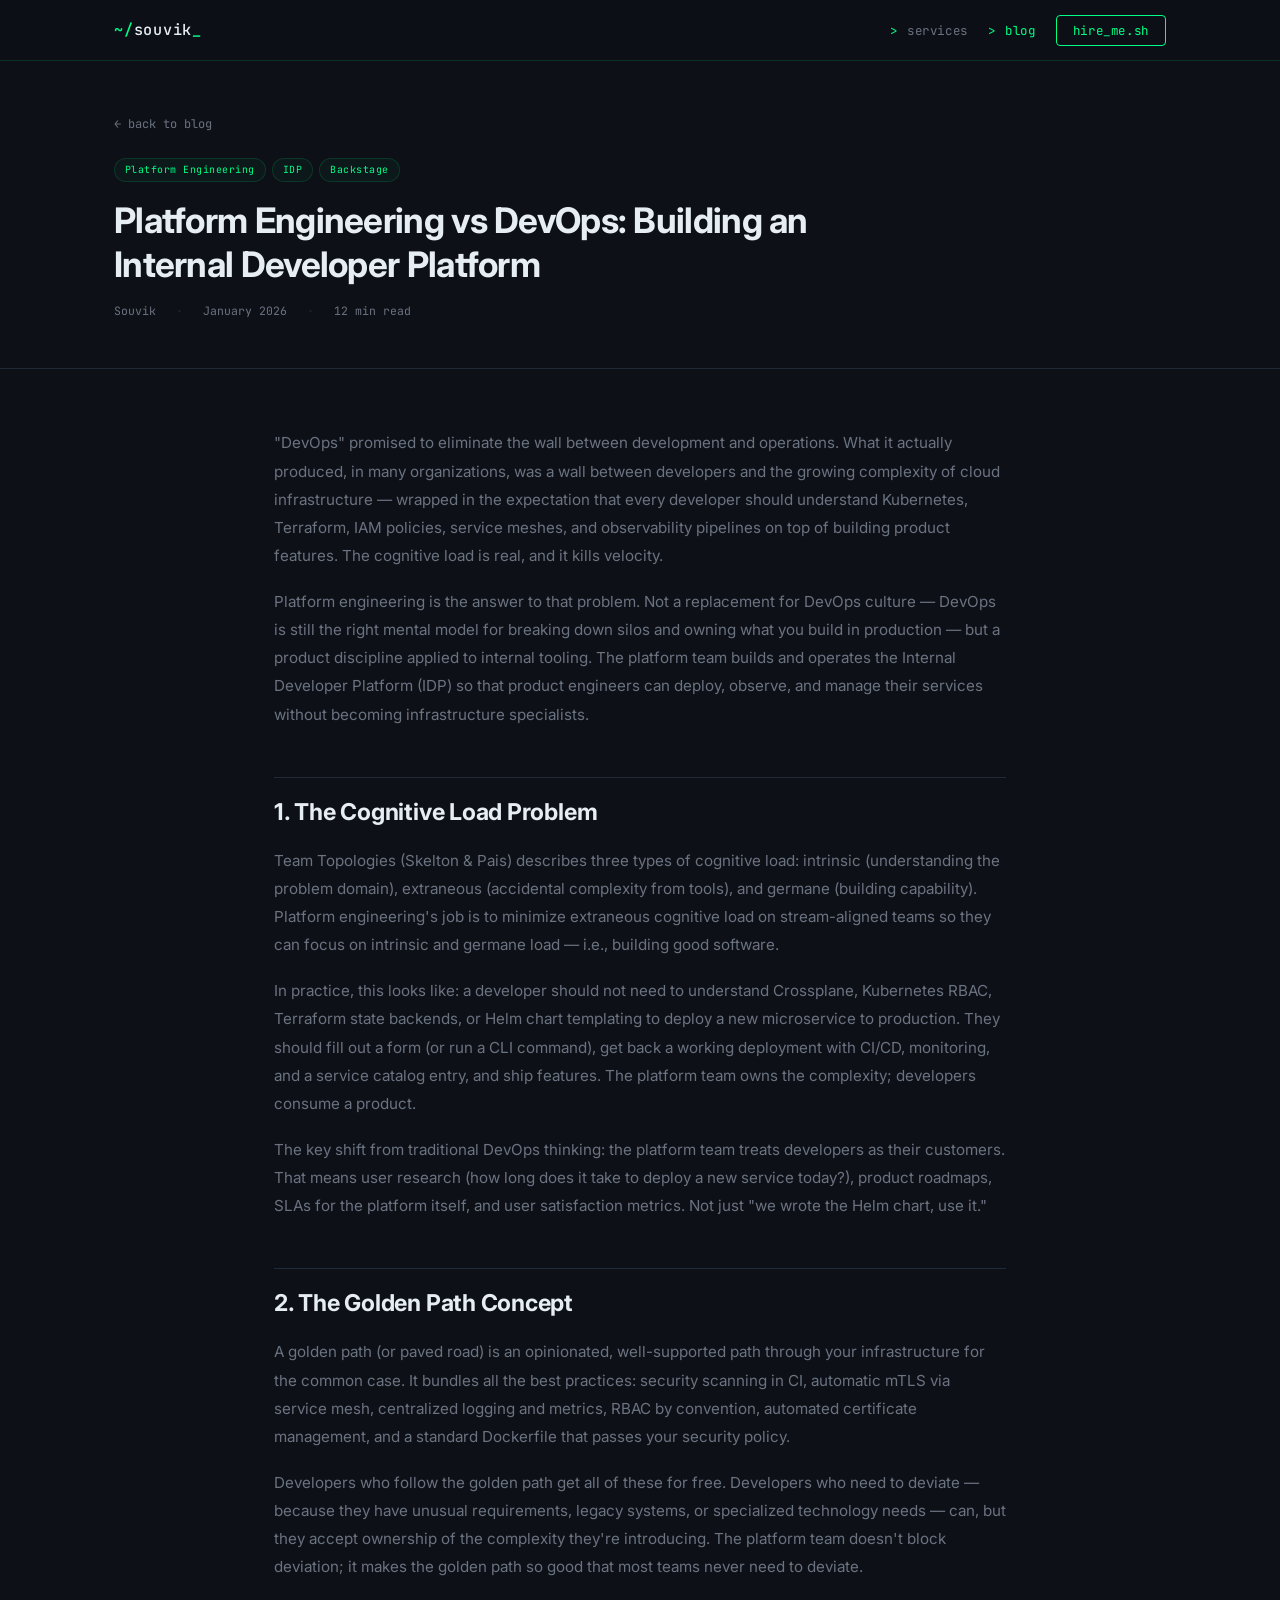
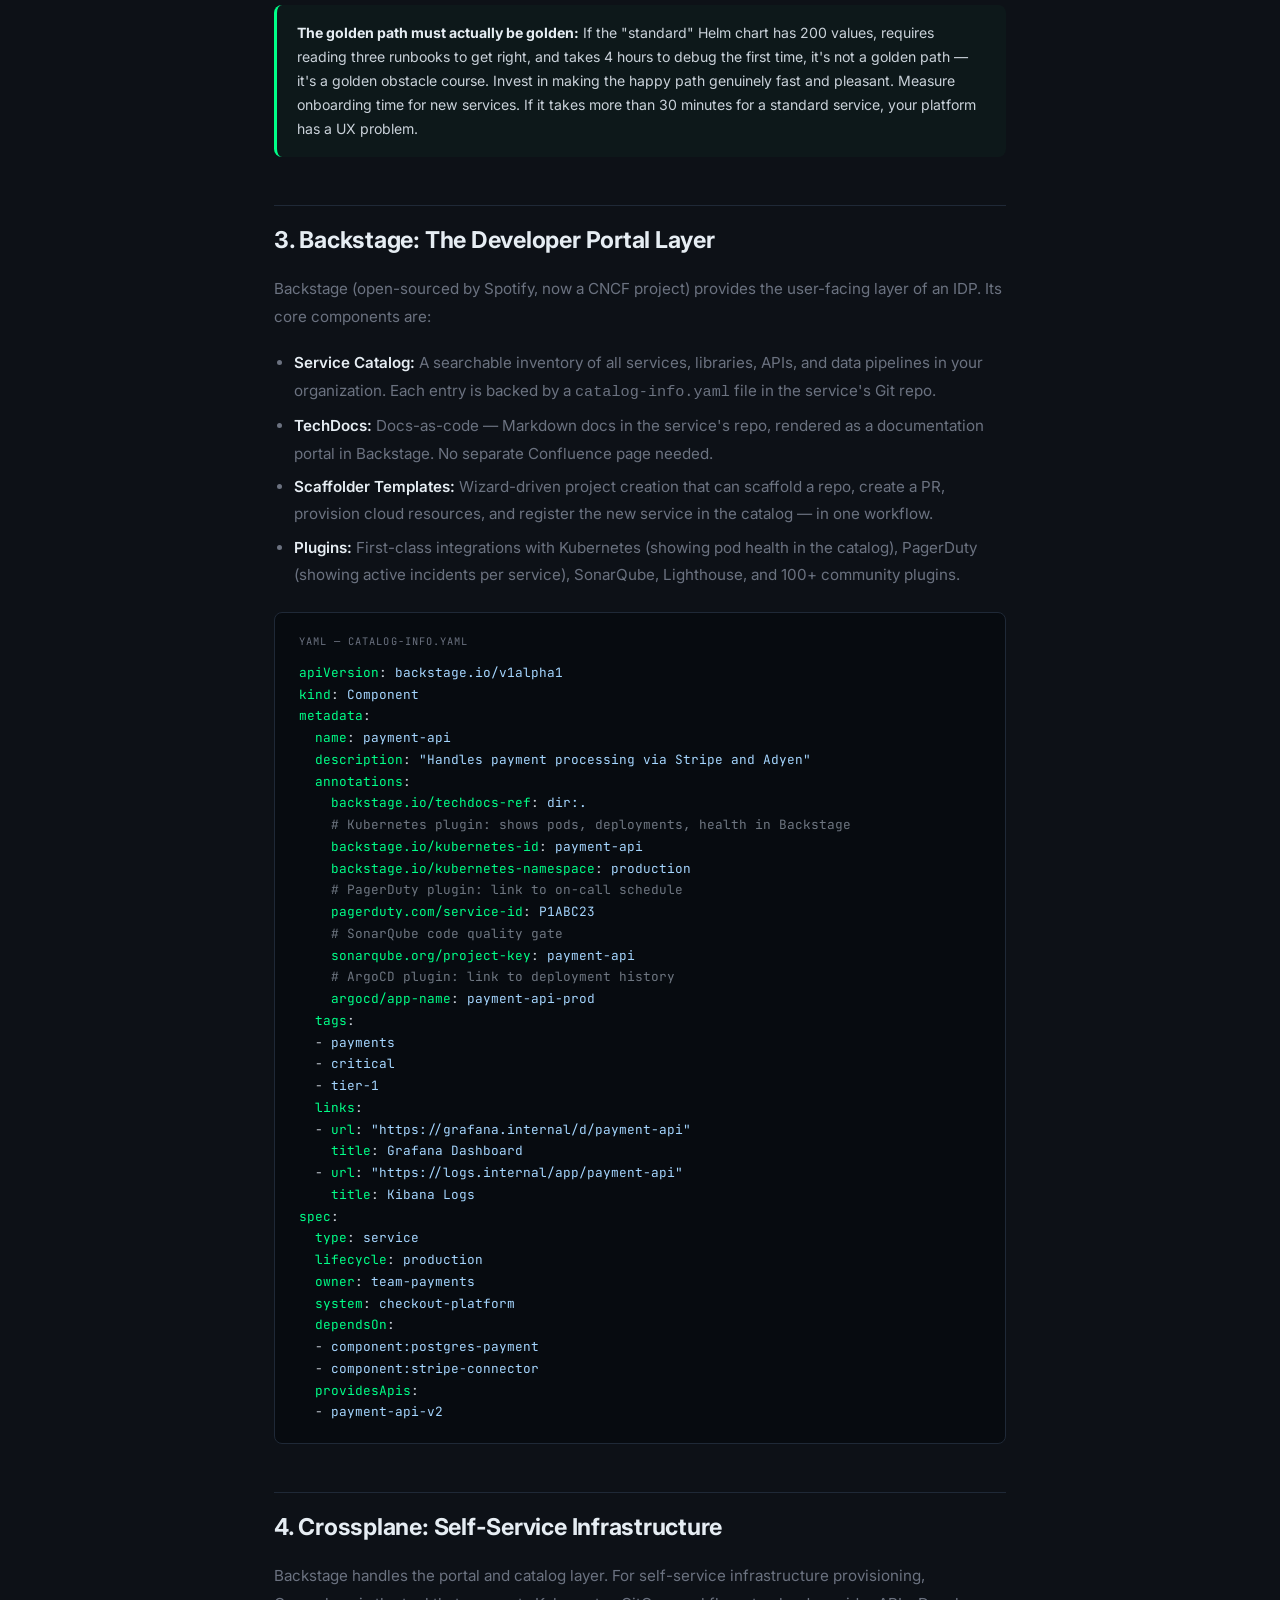
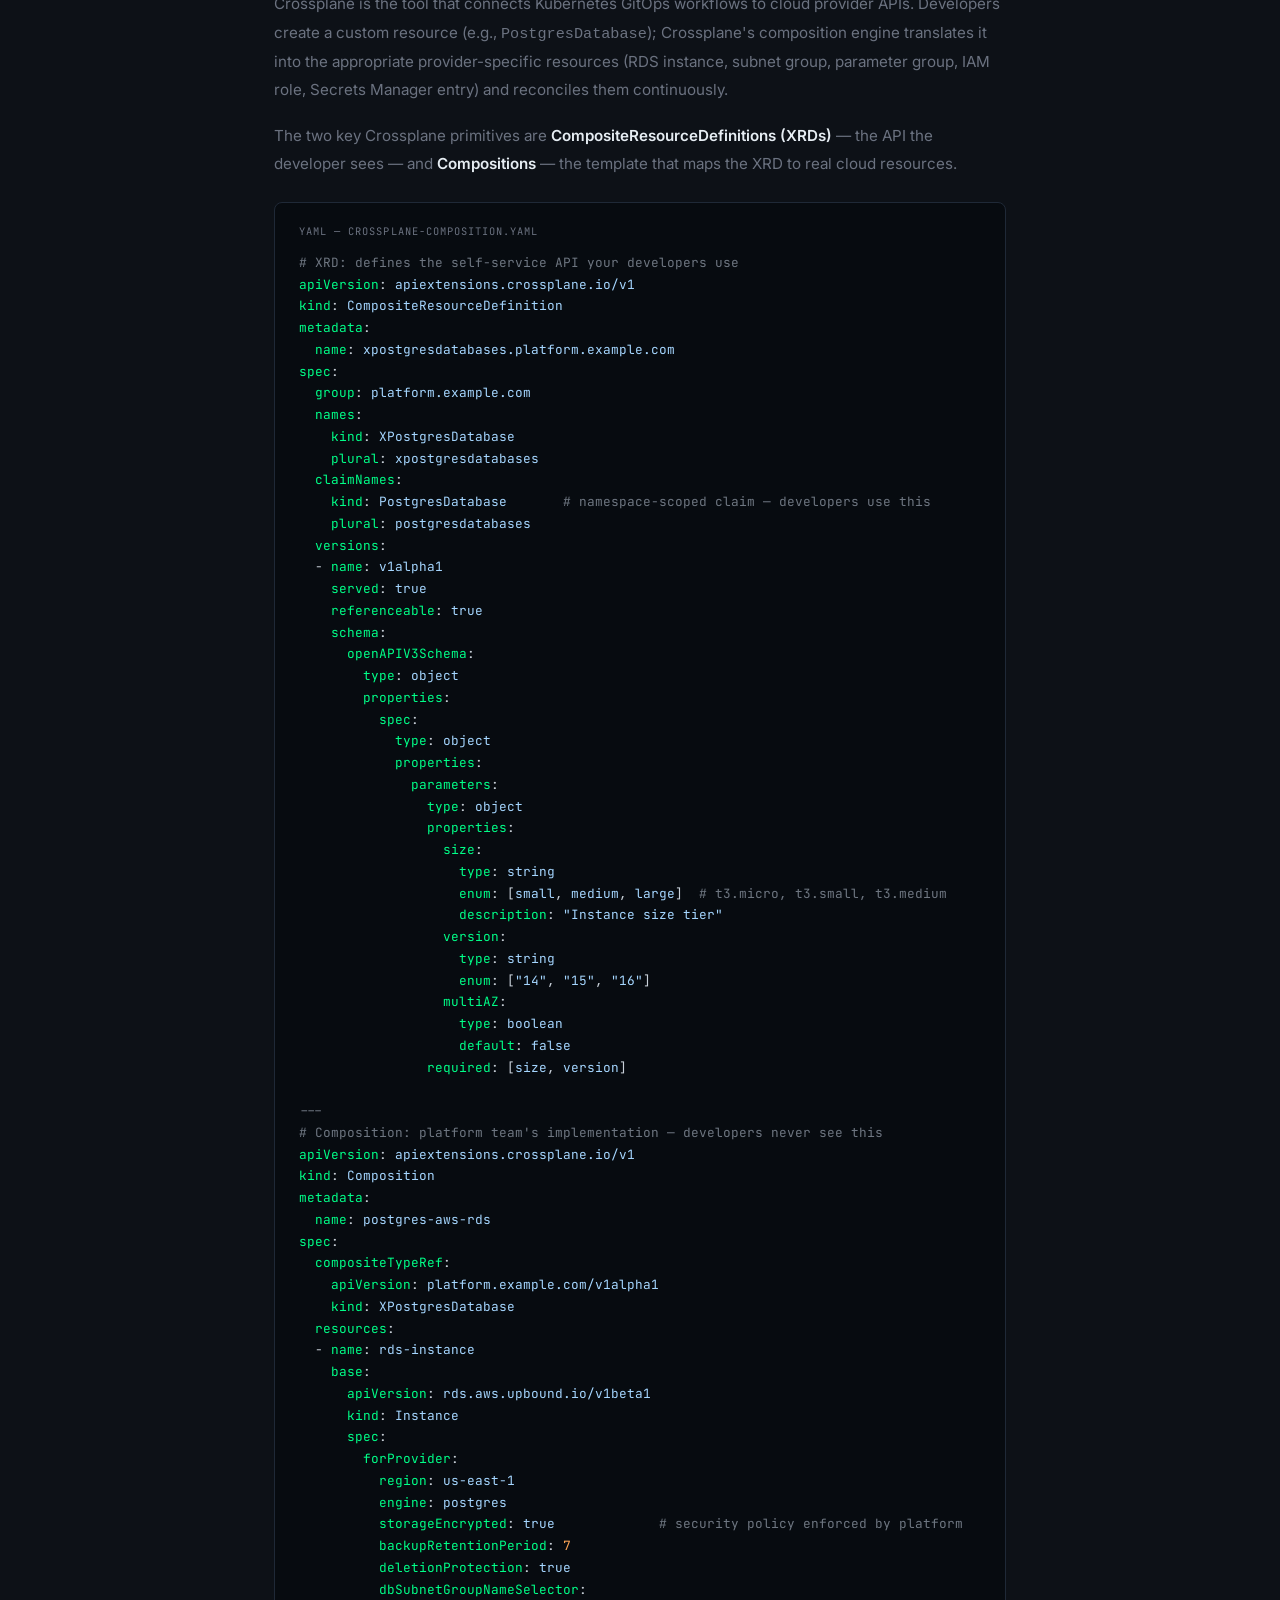
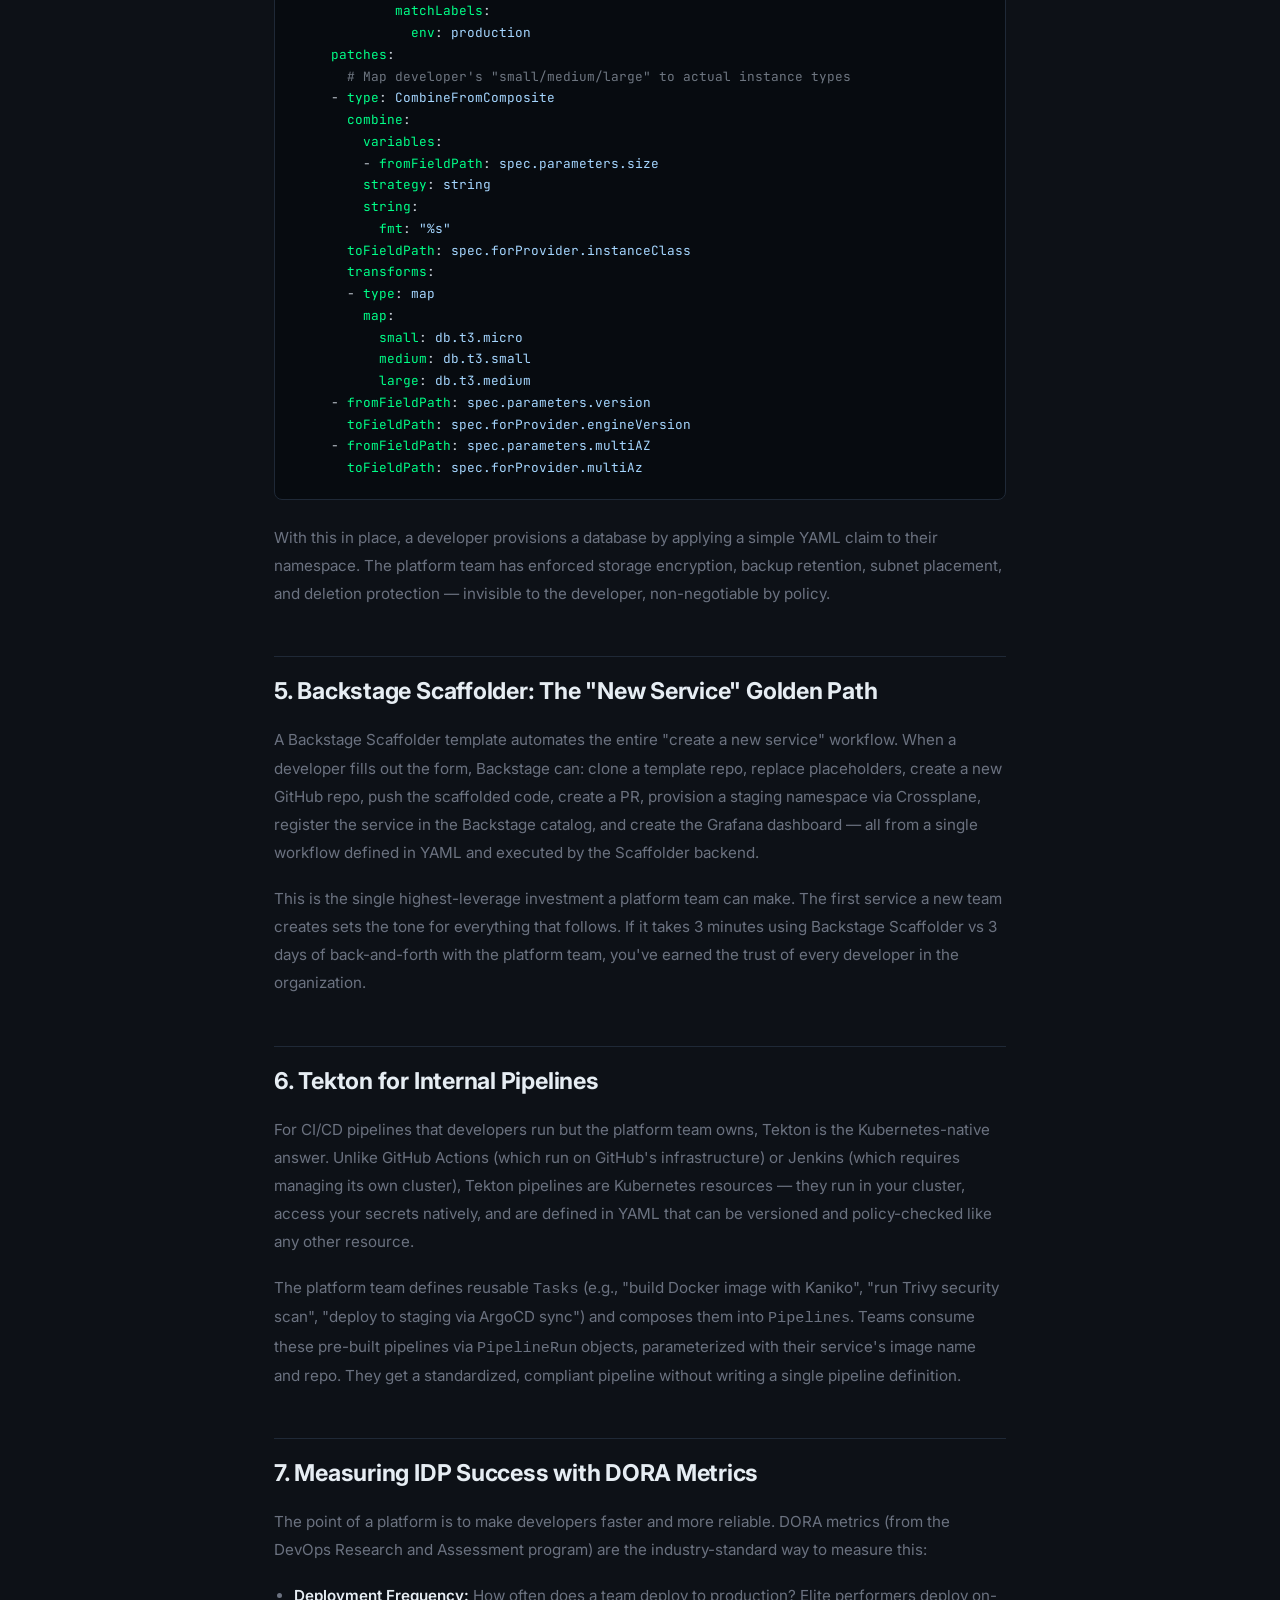
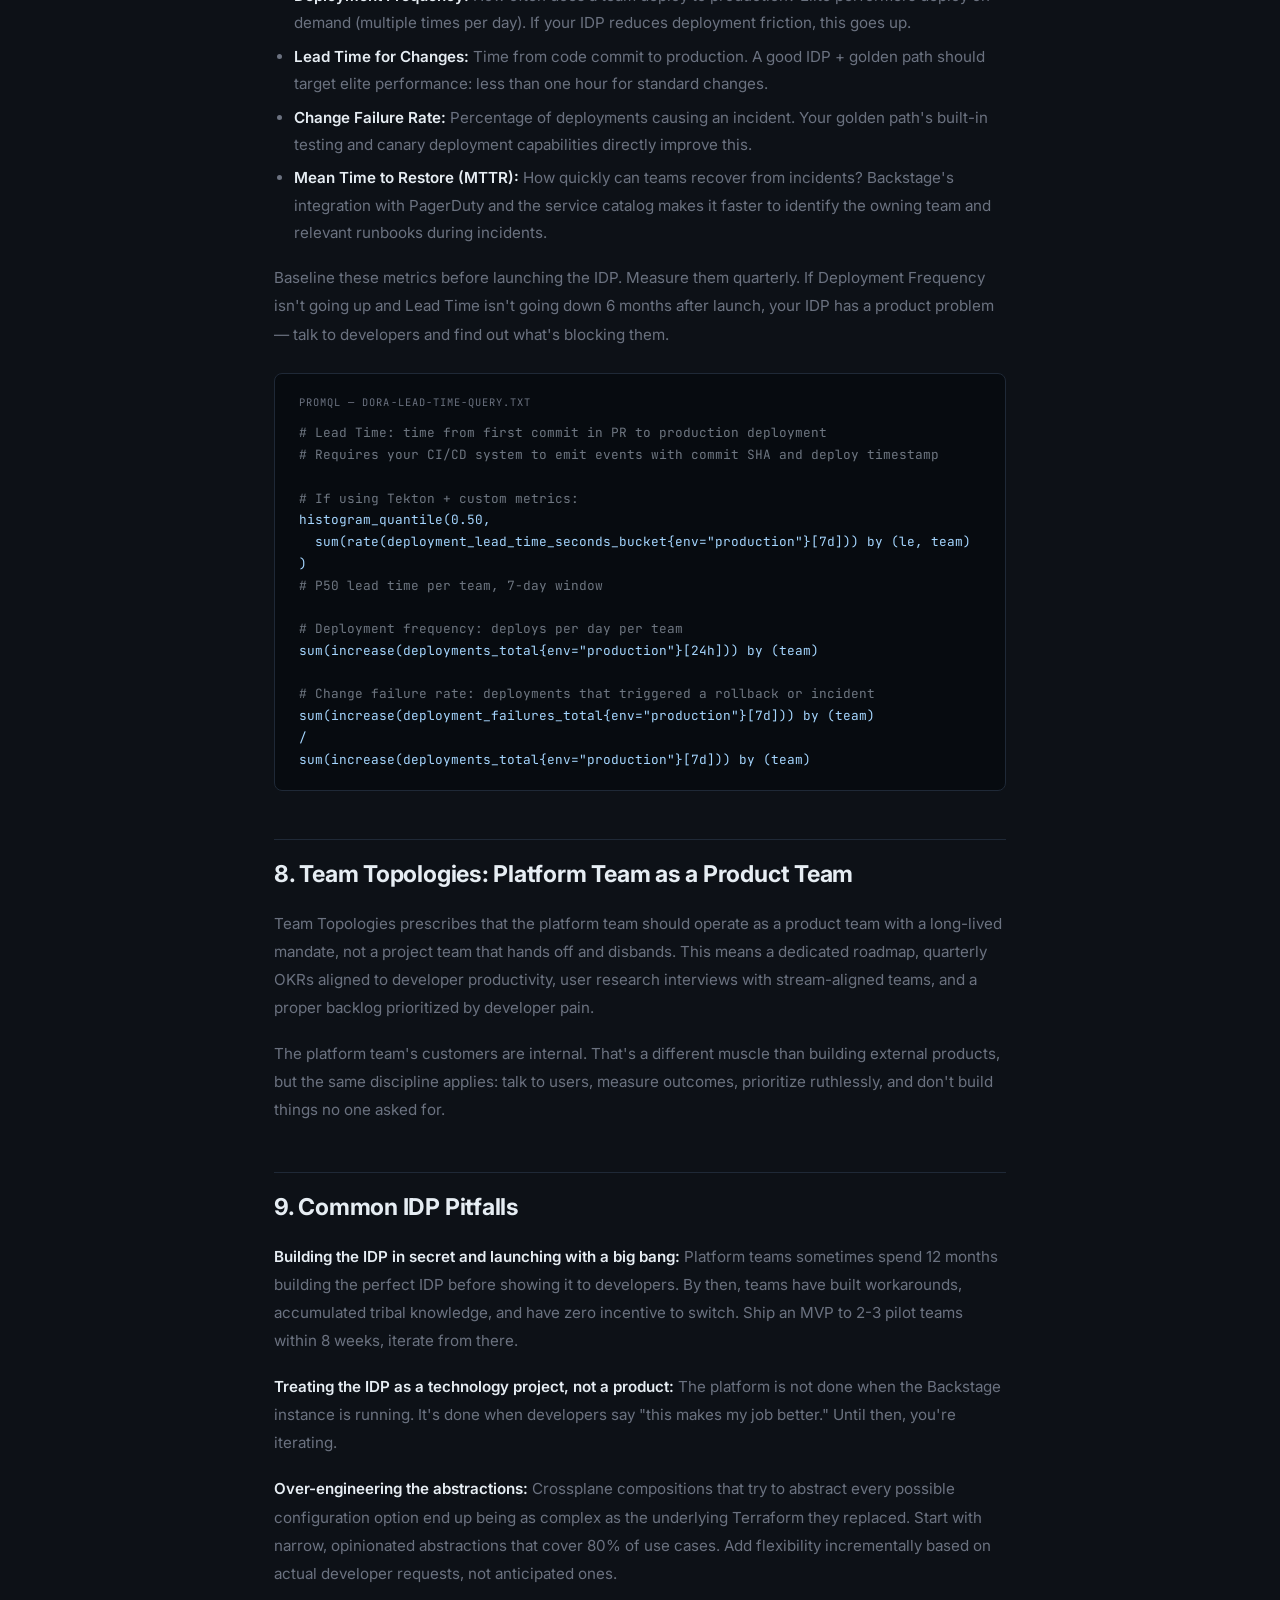
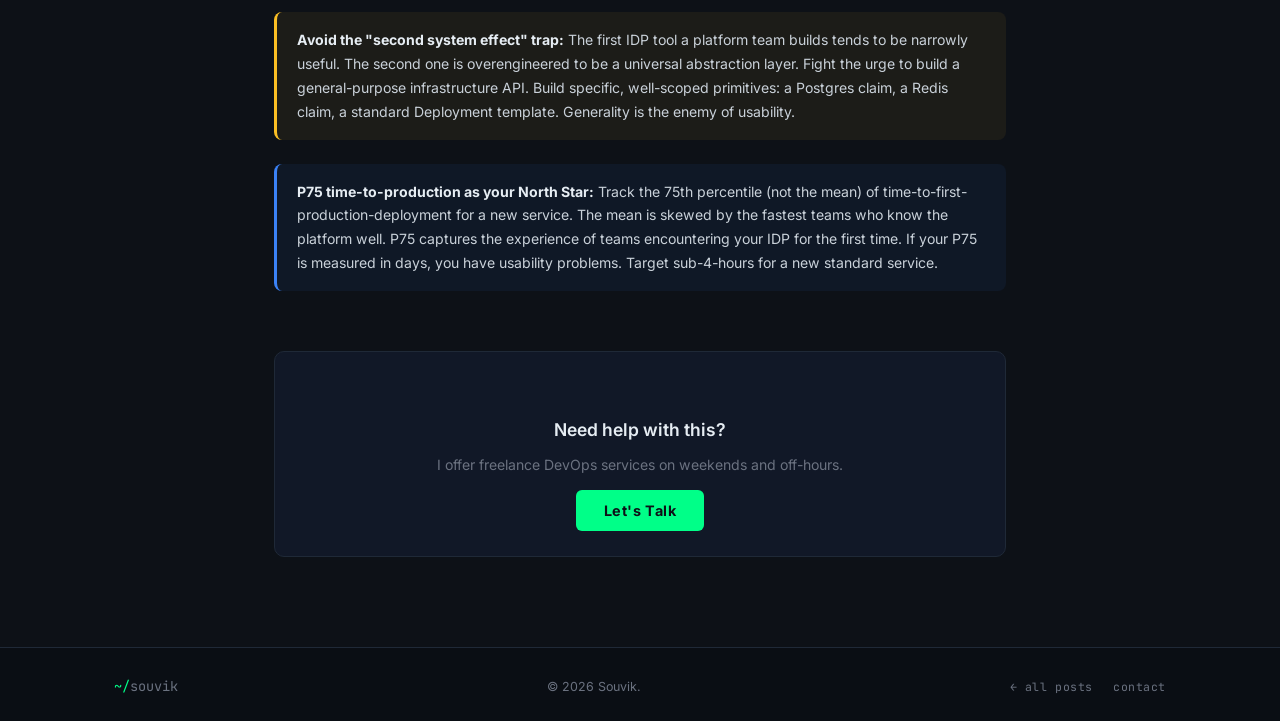
<file: blog/platform-engineering.html>
<!DOCTYPE html>
<html lang="en">
<head>
  <meta charset="UTF-8" />
  <meta name="viewport" content="width=device-width, initial-scale=1.0" />
  <title>Platform Engineering vs DevOps: Building an Internal Developer Platform | Souvik</title>
  <link rel="stylesheet" href="../css/style.css" />
  <link rel="stylesheet" href="../css/blog.css" />
  <link href="https://fonts.googleapis.com/css2?family=JetBrains+Mono:wght@300;400;500;700&family=Inter:wght@300;400;500;600;700&display=swap" rel="stylesheet" />
</head>
<body>
  <nav class="navbar scrolled">
    <div class="nav-inner">
      <div class="nav-logo"><a href="../"><span class="prompt">~/</span><span class="nav-name">souvik</span><span class="cursor-blink">_</span></a></div>
      <ul class="nav-links">
        <li><a href="../#services"><span class="prompt-sm">></span> services</a></li>
        <li><a href="./" class="nav-active"><span class="prompt-sm">></span> blog</a></li>
        <li><a href="../#contact" class="nav-cta">hire_me.sh</a></li>
      </ul>
    </div>
  </nav>

  <section class="post-hero">
    <div class="container">
      <a href="./" class="post-back">&larr; back to blog</a>
      <div class="post-tags">
        <span class="blog-tag">Platform Engineering</span>
        <span class="blog-tag">IDP</span>
        <span class="blog-tag">Backstage</span>
      </div>
      <h1>Platform Engineering vs DevOps: Building an Internal Developer Platform</h1>
      <div class="post-meta">
        <span>Souvik</span><span class="dot-sep">&middot;</span>
        <span>January 2026</span><span class="dot-sep">&middot;</span>
        <span>12 min read</span>
      </div>
    </div>
  </section>

  <section class="post-body">
    <div class="container">

      <p>"DevOps" promised to eliminate the wall between development and operations. What it actually produced, in many organizations, was a wall between developers and the growing complexity of cloud infrastructure — wrapped in the expectation that every developer should understand Kubernetes, Terraform, IAM policies, service meshes, and observability pipelines on top of building product features. The cognitive load is real, and it kills velocity.</p>

      <p>Platform engineering is the answer to that problem. Not a replacement for DevOps culture — DevOps is still the right mental model for breaking down silos and owning what you build in production — but a product discipline applied to internal tooling. The platform team builds and operates the Internal Developer Platform (IDP) so that product engineers can deploy, observe, and manage their services without becoming infrastructure specialists.</p>

      <h2>1. The Cognitive Load Problem</h2>

      <p>Team Topologies (Skelton &amp; Pais) describes three types of cognitive load: intrinsic (understanding the problem domain), extraneous (accidental complexity from tools), and germane (building capability). Platform engineering's job is to minimize extraneous cognitive load on stream-aligned teams so they can focus on intrinsic and germane load — i.e., building good software.</p>

      <p>In practice, this looks like: a developer should not need to understand Crossplane, Kubernetes RBAC, Terraform state backends, or Helm chart templating to deploy a new microservice to production. They should fill out a form (or run a CLI command), get back a working deployment with CI/CD, monitoring, and a service catalog entry, and ship features. The platform team owns the complexity; developers consume a product.</p>

      <p>The key shift from traditional DevOps thinking: the platform team treats developers as their customers. That means user research (how long does it take to deploy a new service today?), product roadmaps, SLAs for the platform itself, and user satisfaction metrics. Not just "we wrote the Helm chart, use it."</p>

      <h2>2. The Golden Path Concept</h2>

      <p>A golden path (or paved road) is an opinionated, well-supported path through your infrastructure for the common case. It bundles all the best practices: security scanning in CI, automatic mTLS via service mesh, centralized logging and metrics, RBAC by convention, automated certificate management, and a standard Dockerfile that passes your security policy.</p>

      <p>Developers who follow the golden path get all of these for free. Developers who need to deviate — because they have unusual requirements, legacy systems, or specialized technology needs — can, but they accept ownership of the complexity they're introducing. The platform team doesn't block deviation; it makes the golden path so good that most teams never need to deviate.</p>

      <div class="callout tip"><strong>The golden path must actually be golden:</strong> If the "standard" Helm chart has 200 values, requires reading three runbooks to get right, and takes 4 hours to debug the first time, it's not a golden path — it's a golden obstacle course. Invest in making the happy path genuinely fast and pleasant. Measure onboarding time for new services. If it takes more than 30 minutes for a standard service, your platform has a UX problem.</div>

      <h2>3. Backstage: The Developer Portal Layer</h2>

      <p>Backstage (open-sourced by Spotify, now a CNCF project) provides the user-facing layer of an IDP. Its core components are:</p>

      <ul>
        <li><strong>Service Catalog:</strong> A searchable inventory of all services, libraries, APIs, and data pipelines in your organization. Each entry is backed by a <code>catalog-info.yaml</code> file in the service's Git repo.</li>
        <li><strong>TechDocs:</strong> Docs-as-code — Markdown docs in the service's repo, rendered as a documentation portal in Backstage. No separate Confluence page needed.</li>
        <li><strong>Scaffolder Templates:</strong> Wizard-driven project creation that can scaffold a repo, create a PR, provision cloud resources, and register the new service in the catalog — in one workflow.</li>
        <li><strong>Plugins:</strong> First-class integrations with Kubernetes (showing pod health in the catalog), PagerDuty (showing active incidents per service), SonarQube, Lighthouse, and 100+ community plugins.</li>
      </ul>

      <div class="code-block">
        <span class="code-lang">yaml — catalog-info.yaml</span>
        <pre><span class="cn">apiVersion</span>: <span class="cs">backstage.io/v1alpha1</span>
<span class="cn">kind</span>: <span class="cs">Component</span>
<span class="cn">metadata</span>:
  <span class="cn">name</span>: <span class="cs">payment-api</span>
  <span class="cn">description</span>: <span class="cs">"Handles payment processing via Stripe and Adyen"</span>
  <span class="cn">annotations</span>:
    <span class="cn">backstage.io/techdocs-ref</span>: <span class="cs">dir:.</span>
    <span class="cc"># Kubernetes plugin: shows pods, deployments, health in Backstage</span>
    <span class="cn">backstage.io/kubernetes-id</span>: <span class="cs">payment-api</span>
    <span class="cn">backstage.io/kubernetes-namespace</span>: <span class="cs">production</span>
    <span class="cc"># PagerDuty plugin: link to on-call schedule</span>
    <span class="cn">pagerduty.com/service-id</span>: <span class="cs">P1ABC23</span>
    <span class="cc"># SonarQube code quality gate</span>
    <span class="cn">sonarqube.org/project-key</span>: <span class="cs">payment-api</span>
    <span class="cc"># ArgoCD plugin: link to deployment history</span>
    <span class="cn">argocd/app-name</span>: <span class="cs">payment-api-prod</span>
  <span class="cn">tags</span>:
  - <span class="cs">payments</span>
  - <span class="cs">critical</span>
  - <span class="cs">tier-1</span>
  <span class="cn">links</span>:
  - <span class="cn">url</span>: <span class="cs">"https://grafana.internal/d/payment-api"</span>
    <span class="cn">title</span>: <span class="cs">Grafana Dashboard</span>
  - <span class="cn">url</span>: <span class="cs">"https://logs.internal/app/payment-api"</span>
    <span class="cn">title</span>: <span class="cs">Kibana Logs</span>
<span class="cn">spec</span>:
  <span class="cn">type</span>: <span class="cs">service</span>
  <span class="cn">lifecycle</span>: <span class="cs">production</span>
  <span class="cn">owner</span>: <span class="cs">team-payments</span>
  <span class="cn">system</span>: <span class="cs">checkout-platform</span>
  <span class="cn">dependsOn</span>:
  - <span class="cs">component:postgres-payment</span>
  - <span class="cs">component:stripe-connector</span>
  <span class="cn">providesApis</span>:
  - <span class="cs">payment-api-v2</span></pre>
      </div>

      <h2>4. Crossplane: Self-Service Infrastructure</h2>

      <p>Backstage handles the portal and catalog layer. For self-service infrastructure provisioning, Crossplane is the tool that connects Kubernetes GitOps workflows to cloud provider APIs. Developers create a custom resource (e.g., <code>PostgresDatabase</code>); Crossplane's composition engine translates it into the appropriate provider-specific resources (RDS instance, subnet group, parameter group, IAM role, Secrets Manager entry) and reconciles them continuously.</p>

      <p>The two key Crossplane primitives are <strong>CompositeResourceDefinitions (XRDs)</strong> — the API the developer sees — and <strong>Compositions</strong> — the template that maps the XRD to real cloud resources.</p>

      <div class="code-block">
        <span class="code-lang">yaml — crossplane-composition.yaml</span>
        <pre><span class="cc"># XRD: defines the self-service API your developers use</span>
<span class="cn">apiVersion</span>: <span class="cs">apiextensions.crossplane.io/v1</span>
<span class="cn">kind</span>: <span class="cs">CompositeResourceDefinition</span>
<span class="cn">metadata</span>:
  <span class="cn">name</span>: <span class="cs">xpostgresdatabases.platform.example.com</span>
<span class="cn">spec</span>:
  <span class="cn">group</span>: <span class="cs">platform.example.com</span>
  <span class="cn">names</span>:
    <span class="cn">kind</span>: <span class="cs">XPostgresDatabase</span>
    <span class="cn">plural</span>: <span class="cs">xpostgresdatabases</span>
  <span class="cn">claimNames</span>:
    <span class="cn">kind</span>: <span class="cs">PostgresDatabase</span>       <span class="cc"># namespace-scoped claim — developers use this</span>
    <span class="cn">plural</span>: <span class="cs">postgresdatabases</span>
  <span class="cn">versions</span>:
  - <span class="cn">name</span>: <span class="cs">v1alpha1</span>
    <span class="cn">served</span>: <span class="cs">true</span>
    <span class="cn">referenceable</span>: <span class="cs">true</span>
    <span class="cn">schema</span>:
      <span class="cn">openAPIV3Schema</span>:
        <span class="cn">type</span>: <span class="cs">object</span>
        <span class="cn">properties</span>:
          <span class="cn">spec</span>:
            <span class="cn">type</span>: <span class="cs">object</span>
            <span class="cn">properties</span>:
              <span class="cn">parameters</span>:
                <span class="cn">type</span>: <span class="cs">object</span>
                <span class="cn">properties</span>:
                  <span class="cn">size</span>:
                    <span class="cn">type</span>: <span class="cs">string</span>
                    <span class="cn">enum</span>: [<span class="cs">small</span>, <span class="cs">medium</span>, <span class="cs">large</span>]  <span class="cc"># t3.micro, t3.small, t3.medium</span>
                    <span class="cn">description</span>: <span class="cs">"Instance size tier"</span>
                  <span class="cn">version</span>:
                    <span class="cn">type</span>: <span class="cs">string</span>
                    <span class="cn">enum</span>: [<span class="cs">"14"</span>, <span class="cs">"15"</span>, <span class="cs">"16"</span>]
                  <span class="cn">multiAZ</span>:
                    <span class="cn">type</span>: <span class="cs">boolean</span>
                    <span class="cn">default</span>: <span class="cs">false</span>
                <span class="cn">required</span>: [<span class="cs">size</span>, <span class="cs">version</span>]

<span class="cc">---</span>
<span class="cc"># Composition: platform team's implementation — developers never see this</span>
<span class="cn">apiVersion</span>: <span class="cs">apiextensions.crossplane.io/v1</span>
<span class="cn">kind</span>: <span class="cs">Composition</span>
<span class="cn">metadata</span>:
  <span class="cn">name</span>: <span class="cs">postgres-aws-rds</span>
<span class="cn">spec</span>:
  <span class="cn">compositeTypeRef</span>:
    <span class="cn">apiVersion</span>: <span class="cs">platform.example.com/v1alpha1</span>
    <span class="cn">kind</span>: <span class="cs">XPostgresDatabase</span>
  <span class="cn">resources</span>:
  - <span class="cn">name</span>: <span class="cs">rds-instance</span>
    <span class="cn">base</span>:
      <span class="cn">apiVersion</span>: <span class="cs">rds.aws.upbound.io/v1beta1</span>
      <span class="cn">kind</span>: <span class="cs">Instance</span>
      <span class="cn">spec</span>:
        <span class="cn">forProvider</span>:
          <span class="cn">region</span>: <span class="cs">us-east-1</span>
          <span class="cn">engine</span>: <span class="cs">postgres</span>
          <span class="cn">storageEncrypted</span>: <span class="cs">true</span>             <span class="cc"># security policy enforced by platform</span>
          <span class="cn">backupRetentionPeriod</span>: <span class="cv">7</span>
          <span class="cn">deletionProtection</span>: <span class="cs">true</span>
          <span class="cn">dbSubnetGroupNameSelector</span>:
            <span class="cn">matchLabels</span>:
              <span class="cn">env</span>: <span class="cs">production</span>
    <span class="cn">patches</span>:
    <span class="cc">  # Map developer's "small/medium/large" to actual instance types</span>
    - <span class="cn">type</span>: <span class="cs">CombineFromComposite</span>
      <span class="cn">combine</span>:
        <span class="cn">variables</span>:
        - <span class="cn">fromFieldPath</span>: <span class="cs">spec.parameters.size</span>
        <span class="cn">strategy</span>: <span class="cs">string</span>
        <span class="cn">string</span>:
          <span class="cn">fmt</span>: <span class="cs">"%s"</span>
      <span class="cn">toFieldPath</span>: <span class="cs">spec.forProvider.instanceClass</span>
      <span class="cn">transforms</span>:
      - <span class="cn">type</span>: <span class="cs">map</span>
        <span class="cn">map</span>:
          <span class="cn">small</span>: <span class="cs">db.t3.micro</span>
          <span class="cn">medium</span>: <span class="cs">db.t3.small</span>
          <span class="cn">large</span>: <span class="cs">db.t3.medium</span>
    - <span class="cn">fromFieldPath</span>: <span class="cs">spec.parameters.version</span>
      <span class="cn">toFieldPath</span>: <span class="cs">spec.forProvider.engineVersion</span>
    - <span class="cn">fromFieldPath</span>: <span class="cs">spec.parameters.multiAZ</span>
      <span class="cn">toFieldPath</span>: <span class="cs">spec.forProvider.multiAz</span></pre>
      </div>

      <p>With this in place, a developer provisions a database by applying a simple YAML claim to their namespace. The platform team has enforced storage encryption, backup retention, subnet placement, and deletion protection — invisible to the developer, non-negotiable by policy.</p>

      <h2>5. Backstage Scaffolder: The "New Service" Golden Path</h2>

      <p>A Backstage Scaffolder template automates the entire "create a new service" workflow. When a developer fills out the form, Backstage can: clone a template repo, replace placeholders, create a new GitHub repo, push the scaffolded code, create a PR, provision a staging namespace via Crossplane, register the service in the Backstage catalog, and create the Grafana dashboard — all from a single workflow defined in YAML and executed by the Scaffolder backend.</p>

      <p>This is the single highest-leverage investment a platform team can make. The first service a new team creates sets the tone for everything that follows. If it takes 3 minutes using Backstage Scaffolder vs 3 days of back-and-forth with the platform team, you've earned the trust of every developer in the organization.</p>

      <h2>6. Tekton for Internal Pipelines</h2>

      <p>For CI/CD pipelines that developers run but the platform team owns, Tekton is the Kubernetes-native answer. Unlike GitHub Actions (which run on GitHub's infrastructure) or Jenkins (which requires managing its own cluster), Tekton pipelines are Kubernetes resources — they run in your cluster, access your secrets natively, and are defined in YAML that can be versioned and policy-checked like any other resource.</p>

      <p>The platform team defines reusable <code>Tasks</code> (e.g., "build Docker image with Kaniko", "run Trivy security scan", "deploy to staging via ArgoCD sync") and composes them into <code>Pipelines</code>. Teams consume these pre-built pipelines via <code>PipelineRun</code> objects, parameterized with their service's image name and repo. They get a standardized, compliant pipeline without writing a single pipeline definition.</p>

      <h2>7. Measuring IDP Success with DORA Metrics</h2>

      <p>The point of a platform is to make developers faster and more reliable. DORA metrics (from the DevOps Research and Assessment program) are the industry-standard way to measure this:</p>

      <ul>
        <li><strong>Deployment Frequency:</strong> How often does a team deploy to production? Elite performers deploy on-demand (multiple times per day). If your IDP reduces deployment friction, this goes up.</li>
        <li><strong>Lead Time for Changes:</strong> Time from code commit to production. A good IDP + golden path should target elite performance: less than one hour for standard changes.</li>
        <li><strong>Change Failure Rate:</strong> Percentage of deployments causing an incident. Your golden path's built-in testing and canary deployment capabilities directly improve this.</li>
        <li><strong>Mean Time to Restore (MTTR):</strong> How quickly can teams recover from incidents? Backstage's integration with PagerDuty and the service catalog makes it faster to identify the owning team and relevant runbooks during incidents.</li>
      </ul>

      <p>Baseline these metrics before launching the IDP. Measure them quarterly. If Deployment Frequency isn't going up and Lead Time isn't going down 6 months after launch, your IDP has a product problem — talk to developers and find out what's blocking them.</p>

      <div class="code-block">
        <span class="code-lang">promql — dora-lead-time-query.txt</span>
        <pre><span class="cc"># Lead Time: time from first commit in PR to production deployment</span>
<span class="cc"># Requires your CI/CD system to emit events with commit SHA and deploy timestamp</span>

<span class="cc"># If using Tekton + custom metrics:</span>
<span class="cs">histogram_quantile(0.50,</span>
  <span class="cs">sum(rate(deployment_lead_time_seconds_bucket{env="production"}[7d])) by (le, team)</span>
<span class="cs">)</span>
<span class="cc"># P50 lead time per team, 7-day window</span>

<span class="cc"># Deployment frequency: deploys per day per team</span>
<span class="cs">sum(increase(deployments_total{env="production"}[24h])) by (team)</span>

<span class="cc"># Change failure rate: deployments that triggered a rollback or incident</span>
<span class="cs">sum(increase(deployment_failures_total{env="production"}[7d])) by (team)</span>
<span class="cs">/</span>
<span class="cs">sum(increase(deployments_total{env="production"}[7d])) by (team)</span></pre>
      </div>

      <h2>8. Team Topologies: Platform Team as a Product Team</h2>

      <p>Team Topologies prescribes that the platform team should operate as a product team with a long-lived mandate, not a project team that hands off and disbands. This means a dedicated roadmap, quarterly OKRs aligned to developer productivity, user research interviews with stream-aligned teams, and a proper backlog prioritized by developer pain.</p>

      <p>The platform team's customers are internal. That's a different muscle than building external products, but the same discipline applies: talk to users, measure outcomes, prioritize ruthlessly, and don't build things no one asked for.</p>

      <h2>9. Common IDP Pitfalls</h2>

      <p><strong>Building the IDP in secret and launching with a big bang:</strong> Platform teams sometimes spend 12 months building the perfect IDP before showing it to developers. By then, teams have built workarounds, accumulated tribal knowledge, and have zero incentive to switch. Ship an MVP to 2-3 pilot teams within 8 weeks, iterate from there.</p>

      <p><strong>Treating the IDP as a technology project, not a product:</strong> The platform is not done when the Backstage instance is running. It's done when developers say "this makes my job better." Until then, you're iterating.</p>

      <p><strong>Over-engineering the abstractions:</strong> Crossplane compositions that try to abstract every possible configuration option end up being as complex as the underlying Terraform they replaced. Start with narrow, opinionated abstractions that cover 80% of use cases. Add flexibility incrementally based on actual developer requests, not anticipated ones.</p>

      <div class="callout warn"><strong>Avoid the "second system effect" trap:</strong> The first IDP tool a platform team builds tends to be narrowly useful. The second one is overengineered to be a universal abstraction layer. Fight the urge to build a general-purpose infrastructure API. Build specific, well-scoped primitives: a Postgres claim, a Redis claim, a standard Deployment template. Generality is the enemy of usability.</div>

      <div class="callout info"><strong>P75 time-to-production as your North Star:</strong> Track the 75th percentile (not the mean) of time-to-first-production-deployment for a new service. The mean is skewed by the fastest teams who know the platform well. P75 captures the experience of teams encountering your IDP for the first time. If your P75 is measured in days, you have usability problems. Target sub-4-hours for a new standard service.</div>

      <div class="post-cta">
        <h3>Need help with this?</h3>
        <p>I offer freelance DevOps services on weekends and off-hours.</p>
        <a href="../#contact" class="btn-primary">Let's Talk</a>
      </div>

    </div>
  </section>

  <footer class="footer">
    <div class="container footer-inner">
      <div class="footer-logo"><a href="../"><span class="prompt">~/</span><span>souvik</span></a></div>
      <p class="footer-copy">&copy; 2026 Souvik.</p>
      <div class="footer-links"><a href="./">&larr; all posts</a><a href="../#contact">contact</a></div>
    </div>
  </footer>
</body>
</html>
</file>
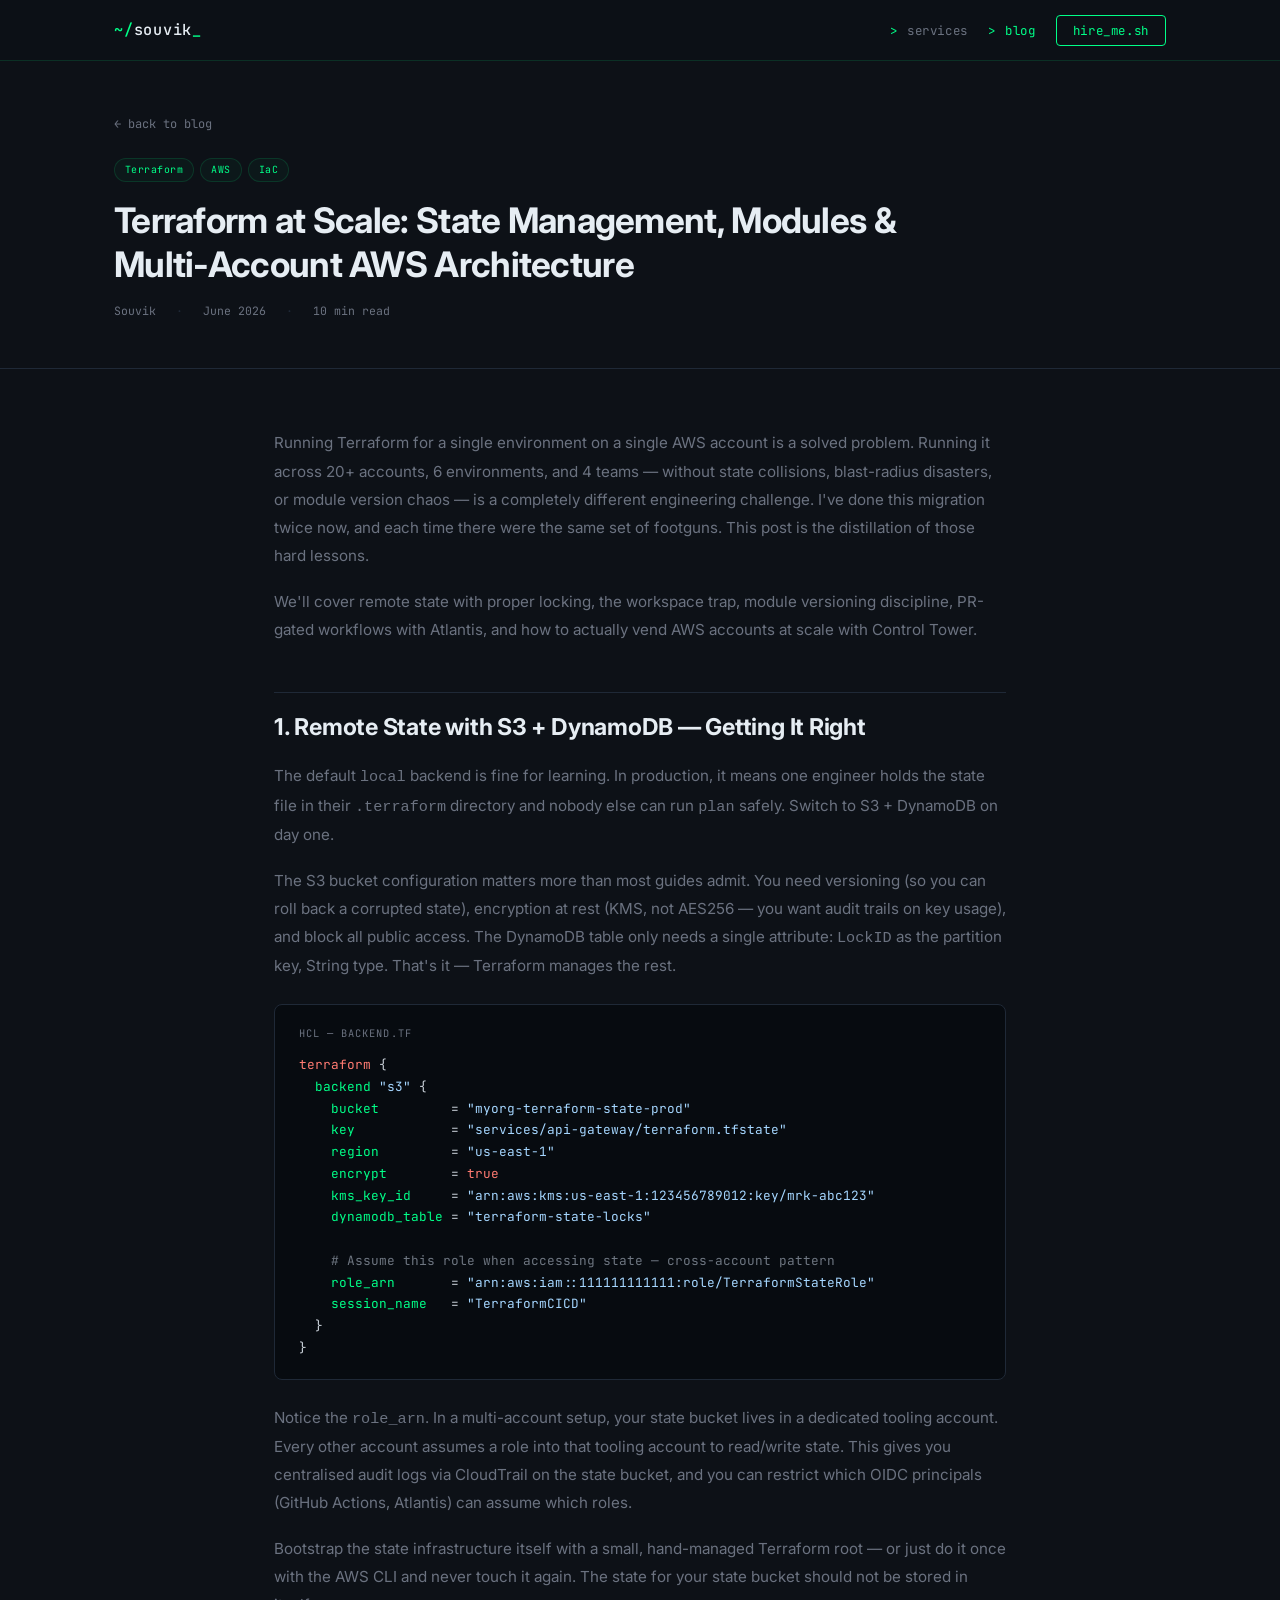
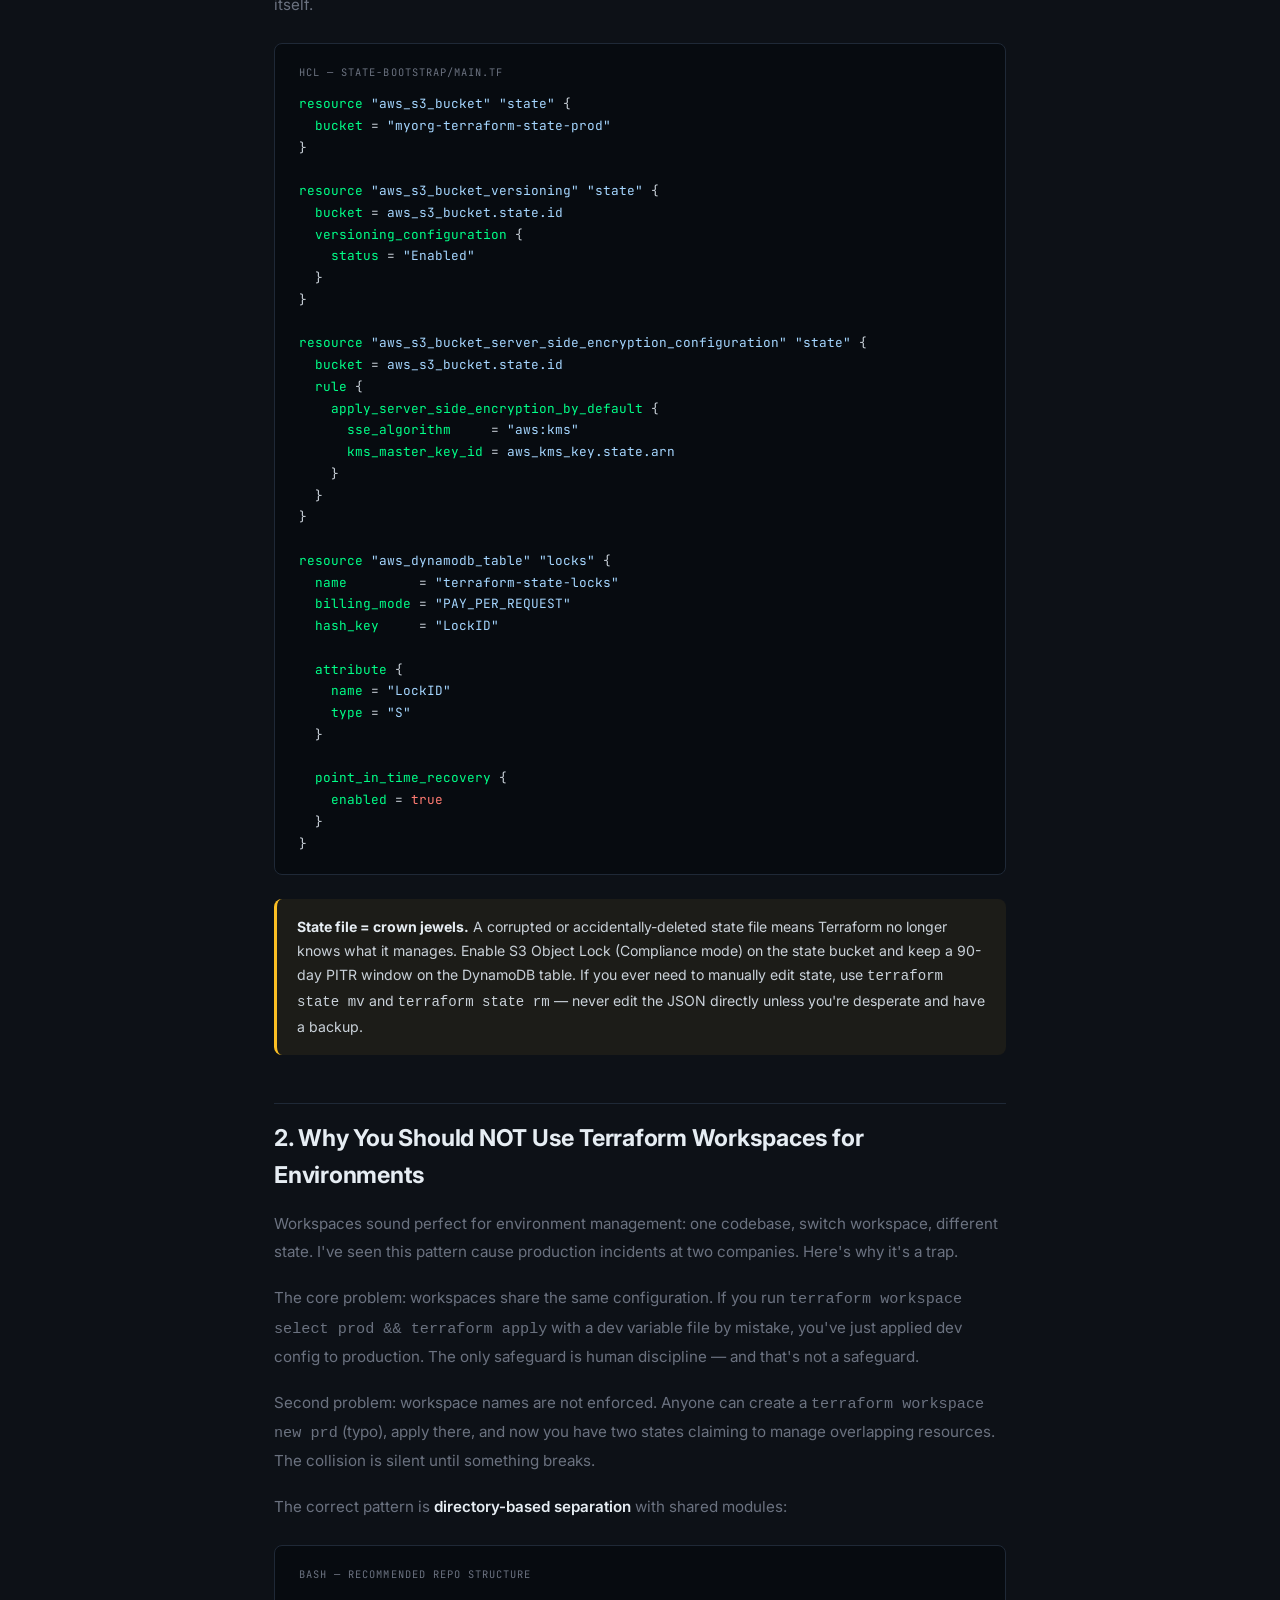
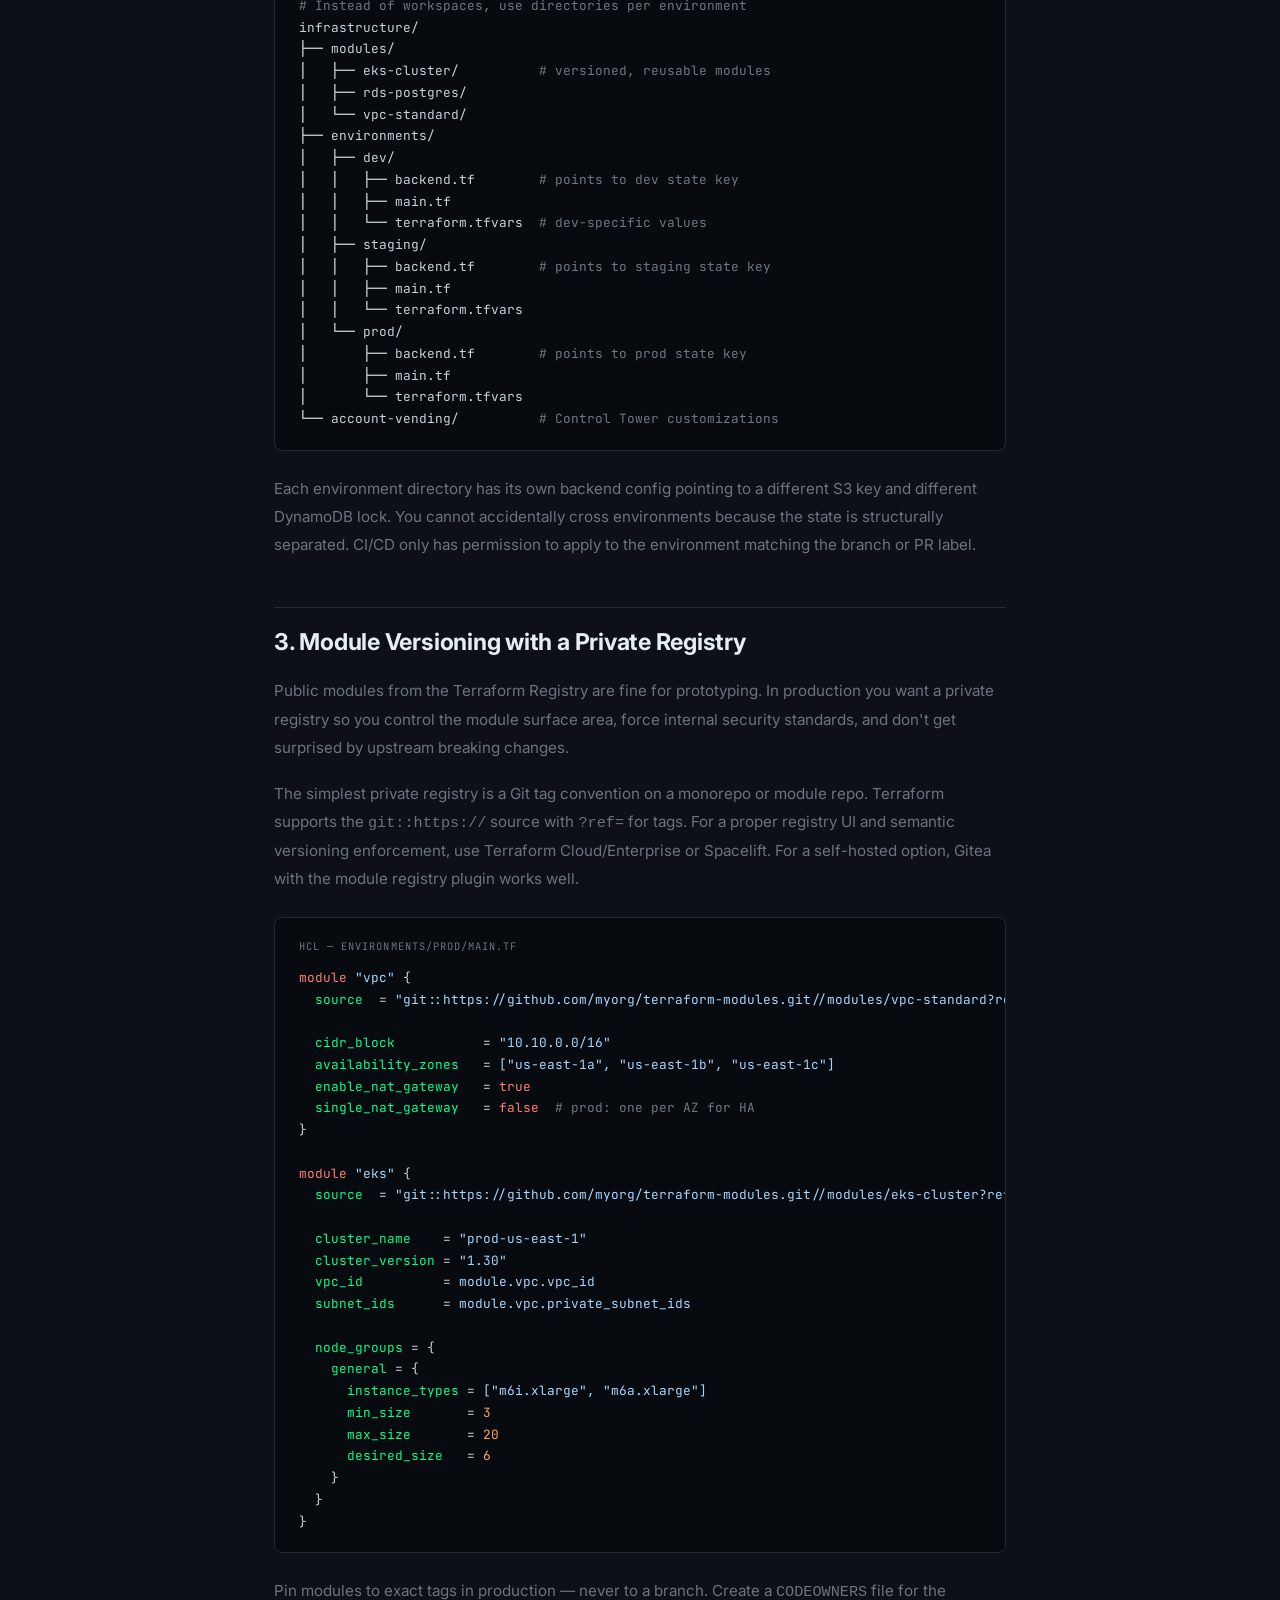
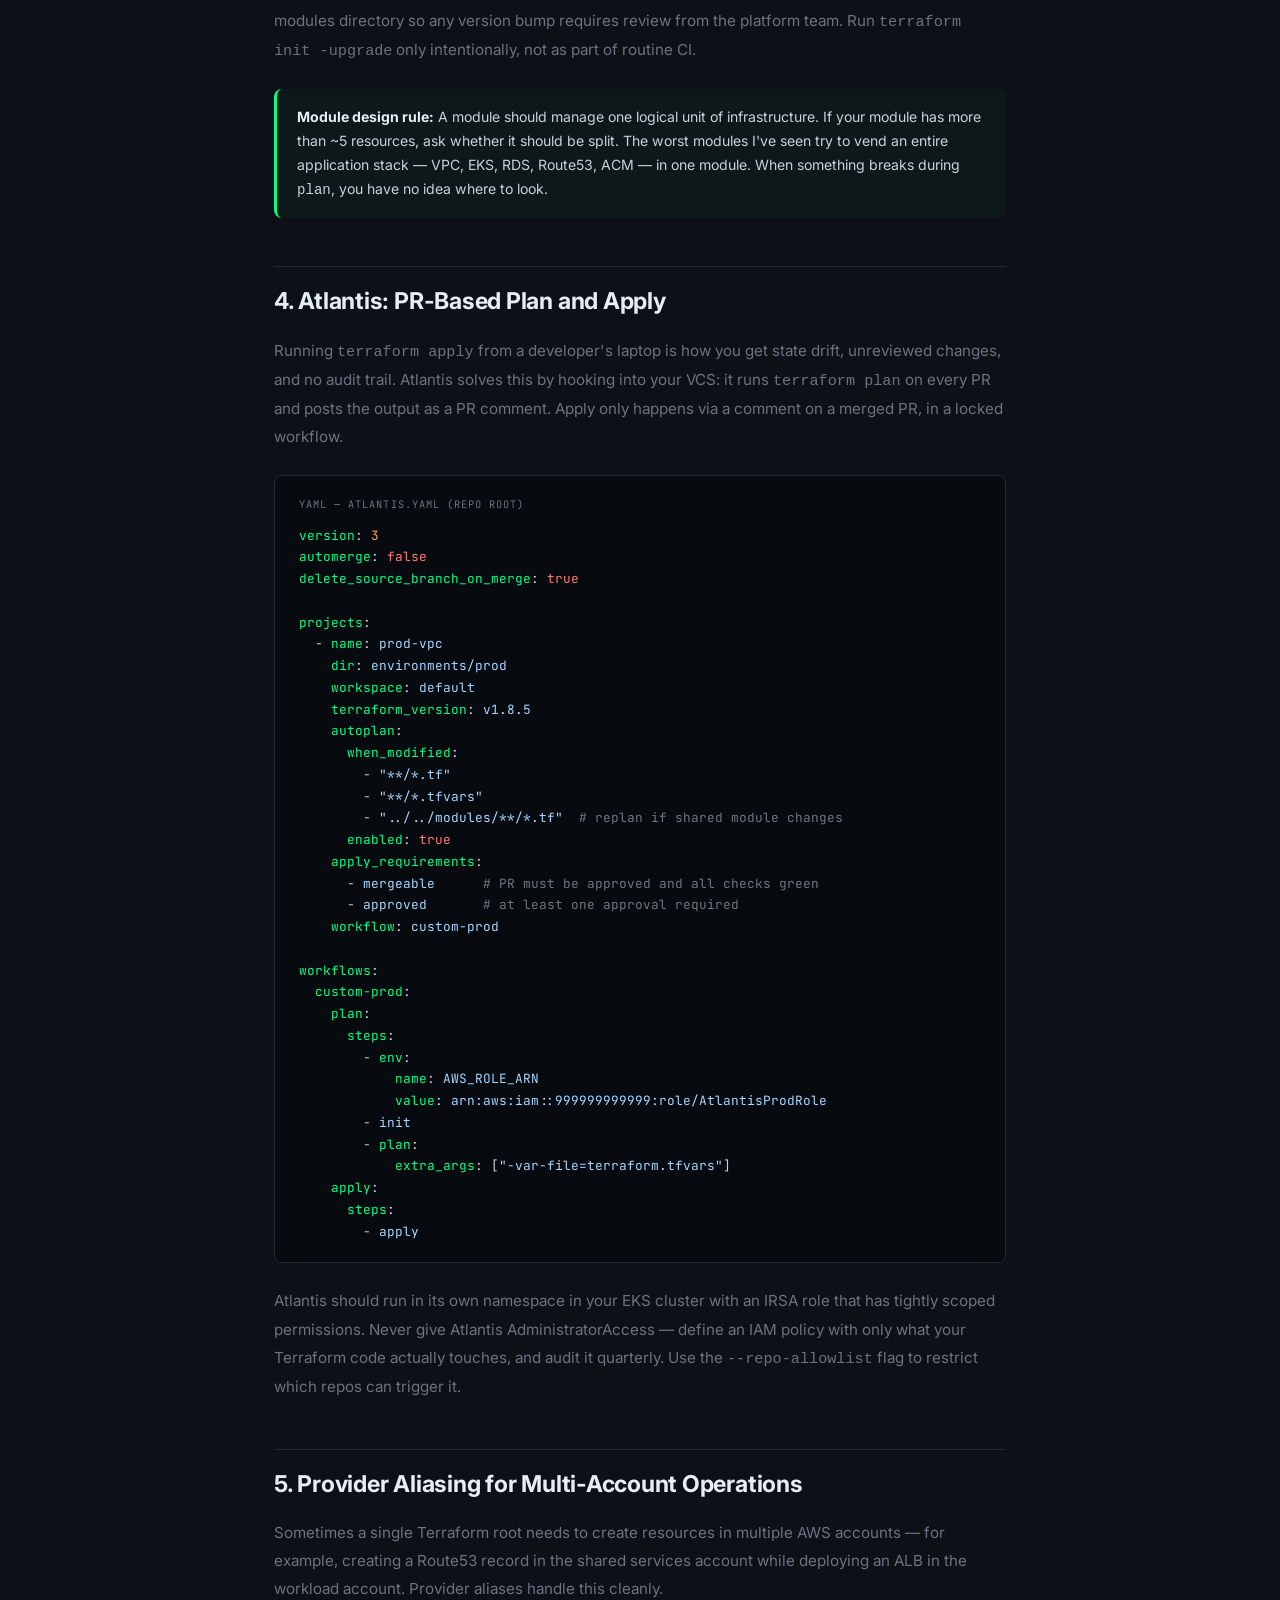
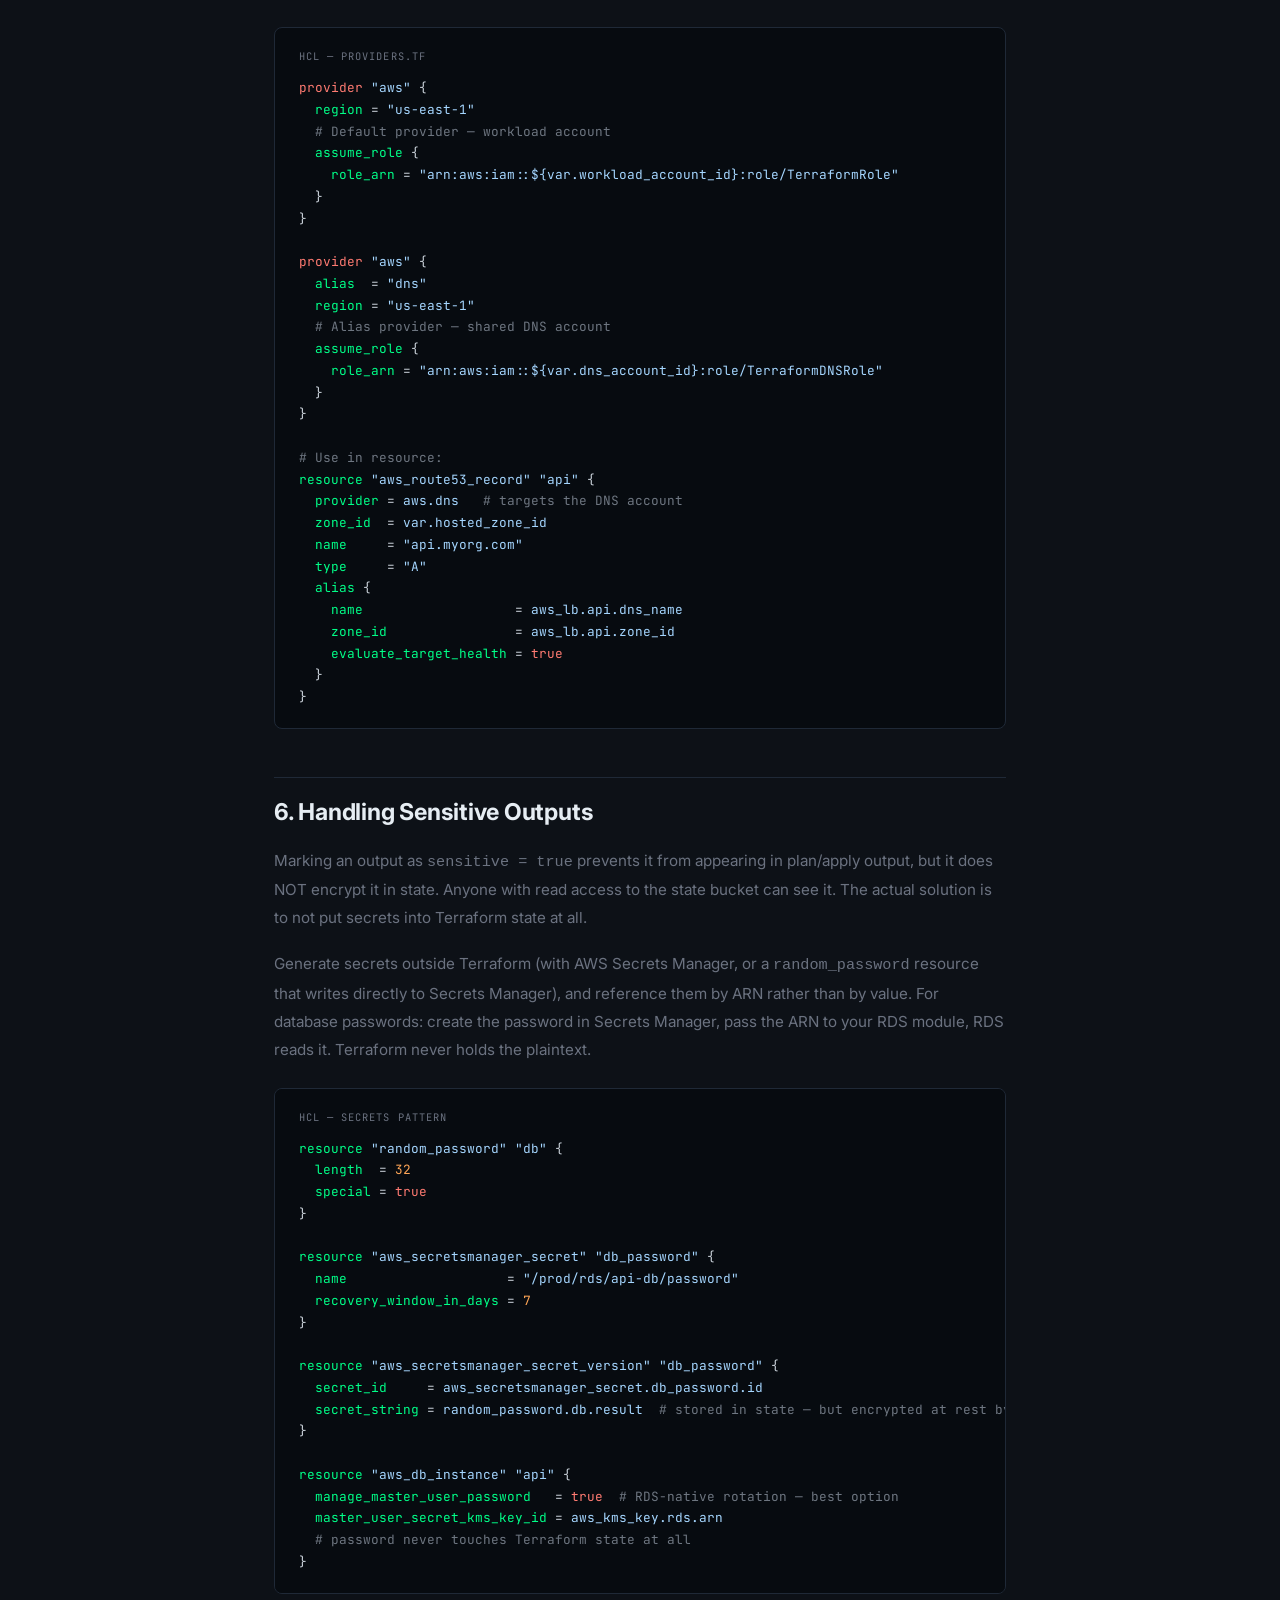
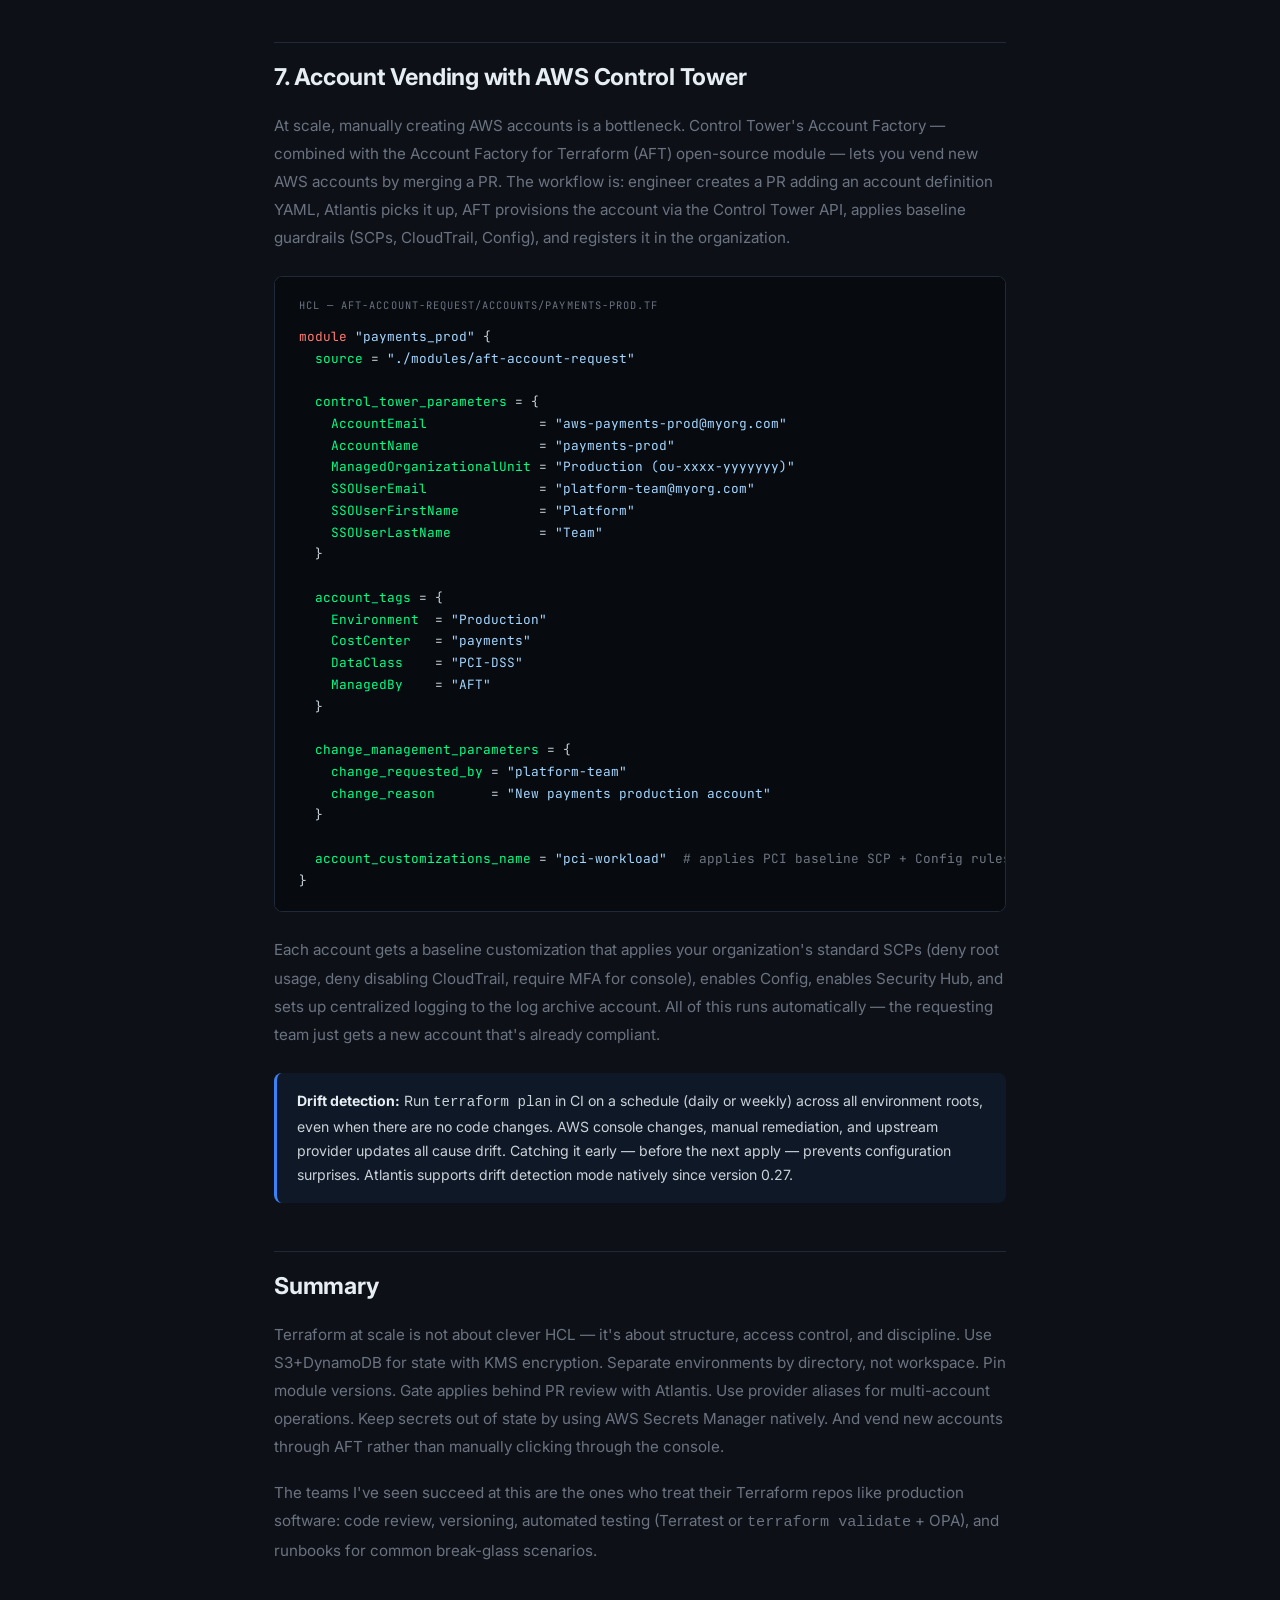
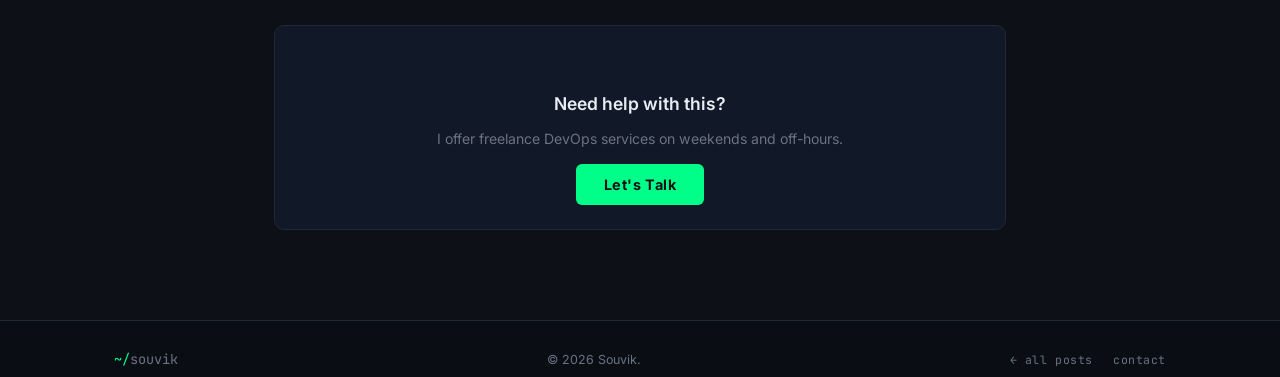
<file: blog/terraform-at-scale.html>
<!DOCTYPE html>
<html lang="en">
<head>
  <meta charset="UTF-8" />
  <meta name="viewport" content="width=device-width, initial-scale=1.0" />
  <title>Terraform at Scale: State Management, Modules & Multi-Account AWS Architecture | Souvik</title>
  <link rel="stylesheet" href="../css/style.css" />
  <link rel="stylesheet" href="../css/blog.css" />
  <link href="https://fonts.googleapis.com/css2?family=JetBrains+Mono:wght@300;400;500;700&family=Inter:wght@300;400;500;600;700&display=swap" rel="stylesheet" />
</head>
<body>
  <nav class="navbar scrolled">
    <div class="nav-inner">
      <div class="nav-logo"><a href="../"><span class="prompt">~/</span><span class="nav-name">souvik</span><span class="cursor-blink">_</span></a></div>
      <ul class="nav-links">
        <li><a href="../#services"><span class="prompt-sm">></span> services</a></li>
        <li><a href="./" class="nav-active"><span class="prompt-sm">></span> blog</a></li>
        <li><a href="../#contact" class="nav-cta">hire_me.sh</a></li>
      </ul>
    </div>
  </nav>

  <section class="post-hero">
    <div class="container">
      <a href="./" class="post-back">← back to blog</a>
      <div class="post-tags">
        <span class="blog-tag">Terraform</span>
        <span class="blog-tag">AWS</span>
        <span class="blog-tag">IaC</span>
      </div>
      <h1>Terraform at Scale: State Management, Modules &amp; Multi-Account AWS Architecture</h1>
      <div class="post-meta">
        <span>Souvik</span><span class="dot-sep">·</span>
        <span>June 2026</span><span class="dot-sep">·</span>
        <span>10 min read</span>
      </div>
    </div>
  </section>

  <section class="post-body">
    <div class="container">

      <p>Running Terraform for a single environment on a single AWS account is a solved problem. Running it across 20+ accounts, 6 environments, and 4 teams — without state collisions, blast-radius disasters, or module version chaos — is a completely different engineering challenge. I've done this migration twice now, and each time there were the same set of footguns. This post is the distillation of those hard lessons.</p>

      <p>We'll cover remote state with proper locking, the workspace trap, module versioning discipline, PR-gated workflows with Atlantis, and how to actually vend AWS accounts at scale with Control Tower.</p>

      <h2>1. Remote State with S3 + DynamoDB — Getting It Right</h2>

      <p>The default <code>local</code> backend is fine for learning. In production, it means one engineer holds the state file in their <code>.terraform</code> directory and nobody else can run <code>plan</code> safely. Switch to S3 + DynamoDB on day one.</p>

      <p>The S3 bucket configuration matters more than most guides admit. You need versioning (so you can roll back a corrupted state), encryption at rest (KMS, not AES256 — you want audit trails on key usage), and block all public access. The DynamoDB table only needs a single attribute: <code>LockID</code> as the partition key, String type. That's it — Terraform manages the rest.</p>

      <div class="code-block">
        <span class="code-lang">hcl — backend.tf</span>
        <pre><span class="ck">terraform</span> {
  <span class="cn">backend</span> <span class="cs">"s3"</span> {
    <span class="cn">bucket</span>         = <span class="cs">"myorg-terraform-state-prod"</span>
    <span class="cn">key</span>            = <span class="cs">"services/api-gateway/terraform.tfstate"</span>
    <span class="cn">region</span>         = <span class="cs">"us-east-1"</span>
    <span class="cn">encrypt</span>        = <span class="ck">true</span>
    <span class="cn">kms_key_id</span>     = <span class="cs">"arn:aws:kms:us-east-1:123456789012:key/mrk-abc123"</span>
    <span class="cn">dynamodb_table</span> = <span class="cs">"terraform-state-locks"</span>

    <span class="cc"># Assume this role when accessing state — cross-account pattern</span>
    <span class="cn">role_arn</span>       = <span class="cs">"arn:aws:iam::111111111111:role/TerraformStateRole"</span>
    <span class="cn">session_name</span>   = <span class="cs">"TerraformCICD"</span>
  }
}</pre>
      </div>

      <p>Notice the <code>role_arn</code>. In a multi-account setup, your state bucket lives in a dedicated tooling account. Every other account assumes a role into that tooling account to read/write state. This gives you centralised audit logs via CloudTrail on the state bucket, and you can restrict which OIDC principals (GitHub Actions, Atlantis) can assume which roles.</p>

      <p>Bootstrap the state infrastructure itself with a small, hand-managed Terraform root — or just do it once with the AWS CLI and never touch it again. The state for your state bucket should not be stored in itself.</p>

      <div class="code-block">
        <span class="code-lang">hcl — state-bootstrap/main.tf</span>
        <pre><span class="cn">resource</span> <span class="cs">"aws_s3_bucket"</span> <span class="cs">"state"</span> {
  <span class="cn">bucket</span> = <span class="cs">"myorg-terraform-state-prod"</span>
}

<span class="cn">resource</span> <span class="cs">"aws_s3_bucket_versioning"</span> <span class="cs">"state"</span> {
  <span class="cn">bucket</span> = <span class="cs">aws_s3_bucket.state.id</span>
  <span class="cn">versioning_configuration</span> {
    <span class="cn">status</span> = <span class="cs">"Enabled"</span>
  }
}

<span class="cn">resource</span> <span class="cs">"aws_s3_bucket_server_side_encryption_configuration"</span> <span class="cs">"state"</span> {
  <span class="cn">bucket</span> = <span class="cs">aws_s3_bucket.state.id</span>
  <span class="cn">rule</span> {
    <span class="cn">apply_server_side_encryption_by_default</span> {
      <span class="cn">sse_algorithm</span>     = <span class="cs">"aws:kms"</span>
      <span class="cn">kms_master_key_id</span> = <span class="cs">aws_kms_key.state.arn</span>
    }
  }
}

<span class="cn">resource</span> <span class="cs">"aws_dynamodb_table"</span> <span class="cs">"locks"</span> {
  <span class="cn">name</span>         = <span class="cs">"terraform-state-locks"</span>
  <span class="cn">billing_mode</span> = <span class="cs">"PAY_PER_REQUEST"</span>
  <span class="cn">hash_key</span>     = <span class="cs">"LockID"</span>

  <span class="cn">attribute</span> {
    <span class="cn">name</span> = <span class="cs">"LockID"</span>
    <span class="cn">type</span> = <span class="cs">"S"</span>
  }

  <span class="cn">point_in_time_recovery</span> {
    <span class="cn">enabled</span> = <span class="ck">true</span>
  }
}</pre>
      </div>

      <div class="callout warn"><strong>State file = crown jewels.</strong> A corrupted or accidentally-deleted state file means Terraform no longer knows what it manages. Enable S3 Object Lock (Compliance mode) on the state bucket and keep a 90-day PITR window on the DynamoDB table. If you ever need to manually edit state, use <code>terraform state mv</code> and <code>terraform state rm</code> — never edit the JSON directly unless you're desperate and have a backup.</div>

      <h2>2. Why You Should NOT Use Terraform Workspaces for Environments</h2>

      <p>Workspaces sound perfect for environment management: one codebase, switch workspace, different state. I've seen this pattern cause production incidents at two companies. Here's why it's a trap.</p>

      <p>The core problem: workspaces share the same configuration. If you run <code>terraform workspace select prod &amp;&amp; terraform apply</code> with a dev variable file by mistake, you've just applied dev config to production. The only safeguard is human discipline — and that's not a safeguard.</p>

      <p>Second problem: workspace names are not enforced. Anyone can create a <code>terraform workspace new prd</code> (typo), apply there, and now you have two states claiming to manage overlapping resources. The collision is silent until something breaks.</p>

      <p>The correct pattern is <strong>directory-based separation</strong> with shared modules:</p>

      <div class="code-block">
        <span class="code-lang">bash — recommended repo structure</span>
        <pre><span class="cc"># Instead of workspaces, use directories per environment</span>
infrastructure/
├── modules/
│   ├── eks-cluster/          <span class="cc"># versioned, reusable modules</span>
│   ├── rds-postgres/
│   └── vpc-standard/
├── environments/
│   ├── dev/
│   │   ├── backend.tf        <span class="cc"># points to dev state key</span>
│   │   ├── main.tf
│   │   └── terraform.tfvars  <span class="cc"># dev-specific values</span>
│   ├── staging/
│   │   ├── backend.tf        <span class="cc"># points to staging state key</span>
│   │   ├── main.tf
│   │   └── terraform.tfvars
│   └── prod/
│       ├── backend.tf        <span class="cc"># points to prod state key</span>
│       ├── main.tf
│       └── terraform.tfvars
└── account-vending/          <span class="cc"># Control Tower customizations</span></pre>
      </div>

      <p>Each environment directory has its own backend config pointing to a different S3 key and different DynamoDB lock. You cannot accidentally cross environments because the state is structurally separated. CI/CD only has permission to apply to the environment matching the branch or PR label.</p>

      <h2>3. Module Versioning with a Private Registry</h2>

      <p>Public modules from the Terraform Registry are fine for prototyping. In production you want a private registry so you control the module surface area, force internal security standards, and don't get surprised by upstream breaking changes.</p>

      <p>The simplest private registry is a Git tag convention on a monorepo or module repo. Terraform supports the <code>git::https://</code> source with <code>?ref=</code> for tags. For a proper registry UI and semantic versioning enforcement, use Terraform Cloud/Enterprise or Spacelift. For a self-hosted option, Gitea with the module registry plugin works well.</p>

      <div class="code-block">
        <span class="code-lang">hcl — environments/prod/main.tf</span>
        <pre><span class="ck">module</span> <span class="cs">"vpc"</span> {
  <span class="cn">source</span>  = <span class="cs">"git::https://github.com/myorg/terraform-modules.git//modules/vpc-standard?ref=v3.2.1"</span>

  <span class="cn">cidr_block</span>           = <span class="cs">"10.10.0.0/16"</span>
  <span class="cn">availability_zones</span>   = <span class="cs">["us-east-1a", "us-east-1b", "us-east-1c"]</span>
  <span class="cn">enable_nat_gateway</span>   = <span class="ck">true</span>
  <span class="cn">single_nat_gateway</span>   = <span class="ck">false</span>  <span class="cc"># prod: one per AZ for HA</span>
}

<span class="ck">module</span> <span class="cs">"eks"</span> {
  <span class="cn">source</span>  = <span class="cs">"git::https://github.com/myorg/terraform-modules.git//modules/eks-cluster?ref=v5.1.0"</span>

  <span class="cn">cluster_name</span>    = <span class="cs">"prod-us-east-1"</span>
  <span class="cn">cluster_version</span> = <span class="cs">"1.30"</span>
  <span class="cn">vpc_id</span>          = <span class="cs">module.vpc.vpc_id</span>
  <span class="cn">subnet_ids</span>      = <span class="cs">module.vpc.private_subnet_ids</span>

  <span class="cn">node_groups</span> = {
    <span class="cn">general</span> = {
      <span class="cn">instance_types</span> = <span class="cs">["m6i.xlarge", "m6a.xlarge"]</span>
      <span class="cn">min_size</span>       = <span class="cv">3</span>
      <span class="cn">max_size</span>       = <span class="cv">20</span>
      <span class="cn">desired_size</span>   = <span class="cv">6</span>
    }
  }
}</pre>
      </div>

      <p>Pin modules to exact tags in production — never to a branch. Create a <code>CODEOWNERS</code> file for the modules directory so any version bump requires review from the platform team. Run <code>terraform init -upgrade</code> only intentionally, not as part of routine CI.</p>

      <div class="callout tip"><strong>Module design rule:</strong> A module should manage one logical unit of infrastructure. If your module has more than ~5 resources, ask whether it should be split. The worst modules I've seen try to vend an entire application stack — VPC, EKS, RDS, Route53, ACM — in one module. When something breaks during <code>plan</code>, you have no idea where to look.</div>

      <h2>4. Atlantis: PR-Based Plan and Apply</h2>

      <p>Running <code>terraform apply</code> from a developer's laptop is how you get state drift, unreviewed changes, and no audit trail. Atlantis solves this by hooking into your VCS: it runs <code>terraform plan</code> on every PR and posts the output as a PR comment. Apply only happens via a comment on a merged PR, in a locked workflow.</p>

      <div class="code-block">
        <span class="code-lang">yaml — atlantis.yaml (repo root)</span>
        <pre><span class="cn">version</span>: <span class="cv">3</span>
<span class="cn">automerge</span>: <span class="ck">false</span>
<span class="cn">delete_source_branch_on_merge</span>: <span class="ck">true</span>

<span class="cn">projects</span>:
  - <span class="cn">name</span>: <span class="cs">prod-vpc</span>
    <span class="cn">dir</span>: <span class="cs">environments/prod</span>
    <span class="cn">workspace</span>: <span class="cs">default</span>
    <span class="cn">terraform_version</span>: <span class="cs">v1.8.5</span>
    <span class="cn">autoplan</span>:
      <span class="cn">when_modified</span>:
        - <span class="cs">"**/*.tf"</span>
        - <span class="cs">"**/*.tfvars"</span>
        - <span class="cs">"../../modules/**/*.tf"</span>  <span class="cc"># replan if shared module changes</span>
      <span class="cn">enabled</span>: <span class="ck">true</span>
    <span class="cn">apply_requirements</span>:
      - <span class="cs">mergeable</span>      <span class="cc"># PR must be approved and all checks green</span>
      - <span class="cs">approved</span>       <span class="cc"># at least one approval required</span>
    <span class="cn">workflow</span>: <span class="cs">custom-prod</span>

<span class="cn">workflows</span>:
  <span class="cn">custom-prod</span>:
    <span class="cn">plan</span>:
      <span class="cn">steps</span>:
        - <span class="cn">env</span>:
            <span class="cn">name</span>: <span class="cs">AWS_ROLE_ARN</span>
            <span class="cn">value</span>: <span class="cs">arn:aws:iam::999999999999:role/AtlantisProdRole</span>
        - <span class="cs">init</span>
        - <span class="cn">plan</span>:
            <span class="cn">extra_args</span>: [<span class="cs">"-var-file=terraform.tfvars"</span>]
    <span class="cn">apply</span>:
      <span class="cn">steps</span>:
        - <span class="cs">apply</span></pre>
      </div>

      <p>Atlantis should run in its own namespace in your EKS cluster with an IRSA role that has tightly scoped permissions. Never give Atlantis AdministratorAccess — define an IAM policy with only what your Terraform code actually touches, and audit it quarterly. Use the <code>--repo-allowlist</code> flag to restrict which repos can trigger it.</p>

      <h2>5. Provider Aliasing for Multi-Account Operations</h2>

      <p>Sometimes a single Terraform root needs to create resources in multiple AWS accounts — for example, creating a Route53 record in the shared services account while deploying an ALB in the workload account. Provider aliases handle this cleanly.</p>

      <div class="code-block">
        <span class="code-lang">hcl — providers.tf</span>
        <pre><span class="ck">provider</span> <span class="cs">"aws"</span> {
  <span class="cn">region</span> = <span class="cs">"us-east-1"</span>
  <span class="cc"># Default provider — workload account</span>
  <span class="cn">assume_role</span> {
    <span class="cn">role_arn</span> = <span class="cs">"arn:aws:iam::${var.workload_account_id}:role/TerraformRole"</span>
  }
}

<span class="ck">provider</span> <span class="cs">"aws"</span> {
  <span class="cn">alias</span>  = <span class="cs">"dns"</span>
  <span class="cn">region</span> = <span class="cs">"us-east-1"</span>
  <span class="cc"># Alias provider — shared DNS account</span>
  <span class="cn">assume_role</span> {
    <span class="cn">role_arn</span> = <span class="cs">"arn:aws:iam::${var.dns_account_id}:role/TerraformDNSRole"</span>
  }
}

<span class="cc"># Use in resource:</span>
<span class="cn">resource</span> <span class="cs">"aws_route53_record"</span> <span class="cs">"api"</span> {
  <span class="cn">provider</span> = <span class="cs">aws.dns</span>   <span class="cc"># targets the DNS account</span>
  <span class="cn">zone_id</span>  = <span class="cs">var.hosted_zone_id</span>
  <span class="cn">name</span>     = <span class="cs">"api.myorg.com"</span>
  <span class="cn">type</span>     = <span class="cs">"A"</span>
  <span class="cn">alias</span> {
    <span class="cn">name</span>                   = <span class="cs">aws_lb.api.dns_name</span>
    <span class="cn">zone_id</span>                = <span class="cs">aws_lb.api.zone_id</span>
    <span class="cn">evaluate_target_health</span> = <span class="ck">true</span>
  }
}</pre>
      </div>

      <h2>6. Handling Sensitive Outputs</h2>

      <p>Marking an output as <code>sensitive = true</code> prevents it from appearing in plan/apply output, but it does NOT encrypt it in state. Anyone with read access to the state bucket can see it. The actual solution is to not put secrets into Terraform state at all.</p>

      <p>Generate secrets outside Terraform (with AWS Secrets Manager, or a <code>random_password</code> resource that writes directly to Secrets Manager), and reference them by ARN rather than by value. For database passwords: create the password in Secrets Manager, pass the ARN to your RDS module, RDS reads it. Terraform never holds the plaintext.</p>

      <div class="code-block">
        <span class="code-lang">hcl — secrets pattern</span>
        <pre><span class="cn">resource</span> <span class="cs">"random_password"</span> <span class="cs">"db"</span> {
  <span class="cn">length</span>  = <span class="cv">32</span>
  <span class="cn">special</span> = <span class="ck">true</span>
}

<span class="cn">resource</span> <span class="cs">"aws_secretsmanager_secret"</span> <span class="cs">"db_password"</span> {
  <span class="cn">name</span>                    = <span class="cs">"/prod/rds/api-db/password"</span>
  <span class="cn">recovery_window_in_days</span> = <span class="cv">7</span>
}

<span class="cn">resource</span> <span class="cs">"aws_secretsmanager_secret_version"</span> <span class="cs">"db_password"</span> {
  <span class="cn">secret_id</span>     = <span class="cs">aws_secretsmanager_secret.db_password.id</span>
  <span class="cn">secret_string</span> = <span class="cs">random_password.db.result</span>  <span class="cc"># stored in state — but encrypted at rest by KMS</span>
}

<span class="cn">resource</span> <span class="cs">"aws_db_instance"</span> <span class="cs">"api"</span> {
  <span class="cn">manage_master_user_password</span>   = <span class="ck">true</span>  <span class="cc"># RDS-native rotation — best option</span>
  <span class="cn">master_user_secret_kms_key_id</span> = <span class="cs">aws_kms_key.rds.arn</span>
  <span class="cc"># password never touches Terraform state at all</span>
}</pre>
      </div>

      <h2>7. Account Vending with AWS Control Tower</h2>

      <p>At scale, manually creating AWS accounts is a bottleneck. Control Tower's Account Factory — combined with the Account Factory for Terraform (AFT) open-source module — lets you vend new AWS accounts by merging a PR. The workflow is: engineer creates a PR adding an account definition YAML, Atlantis picks it up, AFT provisions the account via the Control Tower API, applies baseline guardrails (SCPs, CloudTrail, Config), and registers it in the organization.</p>

      <div class="code-block">
        <span class="code-lang">hcl — aft-account-request/accounts/payments-prod.tf</span>
        <pre><span class="ck">module</span> <span class="cs">"payments_prod"</span> {
  <span class="cn">source</span> = <span class="cs">"./modules/aft-account-request"</span>

  <span class="cn">control_tower_parameters</span> = {
    <span class="cn">AccountEmail</span>              = <span class="cs">"aws-payments-prod@myorg.com"</span>
    <span class="cn">AccountName</span>               = <span class="cs">"payments-prod"</span>
    <span class="cn">ManagedOrganizationalUnit</span> = <span class="cs">"Production (ou-xxxx-yyyyyyy)"</span>
    <span class="cn">SSOUserEmail</span>              = <span class="cs">"platform-team@myorg.com"</span>
    <span class="cn">SSOUserFirstName</span>          = <span class="cs">"Platform"</span>
    <span class="cn">SSOUserLastName</span>           = <span class="cs">"Team"</span>
  }

  <span class="cn">account_tags</span> = {
    <span class="cn">Environment</span>  = <span class="cs">"Production"</span>
    <span class="cn">CostCenter</span>   = <span class="cs">"payments"</span>
    <span class="cn">DataClass</span>    = <span class="cs">"PCI-DSS"</span>
    <span class="cn">ManagedBy</span>    = <span class="cs">"AFT"</span>
  }

  <span class="cn">change_management_parameters</span> = {
    <span class="cn">change_requested_by</span> = <span class="cs">"platform-team"</span>
    <span class="cn">change_reason</span>       = <span class="cs">"New payments production account"</span>
  }

  <span class="cn">account_customizations_name</span> = <span class="cs">"pci-workload"</span>  <span class="cc"># applies PCI baseline SCP + Config rules</span>
}</pre>
      </div>

      <p>Each account gets a baseline customization that applies your organization's standard SCPs (deny root usage, deny disabling CloudTrail, require MFA for console), enables Config, enables Security Hub, and sets up centralized logging to the log archive account. All of this runs automatically — the requesting team just gets a new account that's already compliant.</p>

      <div class="callout info"><strong>Drift detection:</strong> Run <code>terraform plan</code> in CI on a schedule (daily or weekly) across all environment roots, even when there are no code changes. AWS console changes, manual remediation, and upstream provider updates all cause drift. Catching it early — before the next apply — prevents configuration surprises. Atlantis supports drift detection mode natively since version 0.27.</div>

      <h2>Summary</h2>

      <p>Terraform at scale is not about clever HCL — it's about structure, access control, and discipline. Use S3+DynamoDB for state with KMS encryption. Separate environments by directory, not workspace. Pin module versions. Gate applies behind PR review with Atlantis. Use provider aliases for multi-account operations. Keep secrets out of state by using AWS Secrets Manager natively. And vend new accounts through AFT rather than manually clicking through the console.</p>

      <p>The teams I've seen succeed at this are the ones who treat their Terraform repos like production software: code review, versioning, automated testing (Terratest or <code>terraform validate</code> + OPA), and runbooks for common break-glass scenarios.</p>

      <div class="post-cta">
        <h3>Need help with this?</h3>
        <p>I offer freelance DevOps services on weekends and off-hours.</p>
        <a href="../#contact" class="btn-primary">Let's Talk</a>
      </div>

    </div>
  </section>

  <footer class="footer">
    <div class="container footer-inner">
      <div class="footer-logo"><a href="../"><span class="prompt">~/</span><span>souvik</span></a></div>
      <p class="footer-copy">© 2026 Souvik.</p>
      <div class="footer-links"><a href="./">← all posts</a><a href="../#contact">contact</a></div>
    </div>
  </footer>
</body>
</html>
</file>
<file: css/style.css>
/* ── Reset & Base ── */
*, *::before, *::after { box-sizing: border-box; margin: 0; padding: 0; }

:root {
  --green: #00ff88;
  --green-dim: #00ff8866;
  --green-dark: #00cc6a;
  --bg: #0d1117;
  --bg-alt: #0a0e14;
  --bg-card: #111827;
  --bg-card2: #161b26;
  --border: #1f2937;
  --border-green: #00ff8822;
  --text: #c9d1d9;
  --text-dim: #6b7280;
  --text-bright: #e6edf3;
  --yellow: #fbbf24;
  --font-mono: 'JetBrains Mono', 'Courier New', monospace;
  --font-sans: 'Inter', system-ui, sans-serif;
  --radius: 10px;
  --transition: 0.2s ease;
}

html { scroll-behavior: smooth; overflow-x: hidden; }

body {
  font-family: var(--font-sans);
  background: var(--bg);
  color: var(--text);
  line-height: 1.6;
  overflow-x: hidden;
}

a { text-decoration: none; color: inherit; }

/* ── Scrollbar ── */
::-webkit-scrollbar { width: 6px; }
::-webkit-scrollbar-track { background: var(--bg-alt); }
::-webkit-scrollbar-thumb { background: #2a3a2a; border-radius: 3px; }
::-webkit-scrollbar-thumb:hover { background: var(--green-dim); }

/* ── Utilities ── */
.t-green { color: var(--green); }
.t-yellow { color: var(--yellow); }
.container { max-width: 1100px; margin: 0 auto; padding: 0 24px; }

/* ── Cursor Blink ── */
.cursor-blink {
  display: inline-block;
  animation: blink 1s step-end infinite;
  color: var(--green);
  font-family: var(--font-mono);
}
@keyframes blink { 0%,100%{ opacity:1 } 50%{ opacity:0 } }

/* ══════════════════════════════
   NAVBAR
══════════════════════════════ */
.navbar {
  position: fixed;
  top: 0; left: 0; right: 0;
  z-index: 100;
  background: rgba(13,17,23,0.85);
  backdrop-filter: blur(12px);
  border-bottom: 1px solid var(--border);
  transition: border-color var(--transition);
}
.navbar.scrolled { border-color: var(--border-green); }

.nav-inner {
  max-width: 1100px;
  margin: 0 auto;
  padding: 0 24px;
  height: 60px;
  display: flex;
  align-items: center;
  justify-content: space-between;
}

.nav-logo {
  font-family: var(--font-mono);
  font-size: .95rem;
  font-weight: 500;
  color: var(--text-bright);
  letter-spacing: .05em;
}
.nav-logo a { text-decoration: none; display: inline-flex; align-items: center; gap: 0; }
.nav-logo .prompt { color: var(--green); }
.nav-logo .nav-name { color: var(--text-bright); }

.nav-links {
  display: flex;
  list-style: none;
  gap: 20px;
  align-items: center;
}
.nav-links a {
  font-family: var(--font-mono);
  font-size: .78rem;
  color: var(--text-dim);
  transition: color var(--transition);
  letter-spacing: .05em;
}
.nav-links a:hover { color: var(--green); }
.nav-links a.active { color: var(--green); }
.nav-links .prompt-sm { color: var(--green); margin-right: 2px; }

.nav-cta {
  padding: 6px 16px !important;
  border: 1px solid var(--green) !important;
  border-radius: 4px !important;
  color: var(--green) !important;
  transition: background var(--transition), color var(--transition) !important;
}
.nav-cta:hover { background: var(--green) !important; color: var(--bg) !important; }

.hamburger {
  display: none;
  flex-direction: column;
  gap: 5px;
  background: none;
  border: none;
  cursor: pointer;
  padding: 4px;
  flex-shrink: 0;
}
.hamburger span {
  width: 22px;
  height: 2px;
  background: var(--text);
  border-radius: 2px;
  transition: all .25s ease;
  display: block;
}

/* ── Mobile Menu ── */
.mobile-menu {
  display: none;
  position: fixed;
  top: 60px; left: 0; right: 0;
  background: var(--bg-alt);
  border-bottom: 1px solid var(--border);
  z-index: 99;
  padding: 16px 24px;
}
.mobile-menu.open { display: block; }
.mobile-menu ul { list-style: none; display: flex; flex-direction: column; gap: 14px; }
.mobile-menu a {
  display: flex;
  align-items: center;
  gap: 6px;
  font-family: var(--font-mono);
  font-size: .85rem;
  color: var(--text-dim);
}
.mobile-menu a:hover { color: var(--green); }
.mobile-menu .prompt-sm { color: var(--green); line-height: 1; }

/* ══════════════════════════════
   HERO
══════════════════════════════ */
.hero {
  min-height: 100vh;
  padding: 100px 24px 60px;
  position: relative;
  display: flex;
  flex-direction: column;
  align-items: center;
  justify-content: center;
  overflow: hidden;
}

.hero-bg-grid {
  position: absolute;
  inset: 0;
  background-image:
    linear-gradient(var(--border) 1px, transparent 1px),
    linear-gradient(90deg, var(--border) 1px, transparent 1px);
  background-size: 50px 50px;
  opacity: .25;
  pointer-events: none;
}

.hero-glow {
  position: absolute;
  top: 20%;
  left: 50%;
  transform: translateX(-50%);
  width: 600px;
  height: 400px;
  background: radial-gradient(ellipse, #00ff8815 0%, transparent 65%);
  pointer-events: none;
}

.hero-inner {
  max-width: 1100px;
  width: 100%;
  display: grid;
  grid-template-columns: 1fr 1fr;
  gap: 60px;
  align-items: center;
  position: relative;
}

/* Terminal window */
.terminal-window {
  background: #0a0e14;
  border: 1px solid var(--border);
  border-radius: 12px;
  overflow: hidden;
  box-shadow: 0 24px 48px rgba(0,0,0,.5), 0 0 0 1px #00ff8811;
}
.terminal-header {
  display: flex;
  align-items: center;
  gap: 6px;
  padding: 10px 16px;
  background: #161b26;
  border-bottom: 1px solid var(--border);
}
.dot { width: 12px; height: 12px; border-radius: 50%; }
.dot.red { background: #ff5f57; }
.dot.yellow { background: #febc2e; }
.dot.green-dot { background: #28c840; }
.terminal-title {
  font-family: var(--font-mono);
  font-size: .7rem;
  color: var(--text-dim);
  margin-left: 8px;
}
.terminal-body { padding: 20px; }
.terminal-line {
  font-family: var(--font-mono);
  font-size: .82rem;
  margin-bottom: 4px;
  display: flex;
  align-items: center;
  gap: 6px;
}
.prompt-line { color: var(--green); user-select: none; }
.cmd-text { color: var(--text-bright); }
.terminal-output {
  font-family: var(--font-mono);
  font-size: .78rem;
  color: var(--text-dim);
  padding-left: 18px;
  margin-bottom: 14px;
  line-height: 1.7;
}

/* Hero right */
.hero-content { }
.hero-tag {
  display: inline-flex;
  align-items: center;
  gap: 8px;
  padding: 6px 14px;
  background: #00ff8811;
  border: 1px solid var(--border-green);
  border-radius: 99px;
  font-family: var(--font-mono);
  font-size: .7rem;
  color: var(--green);
  margin-bottom: 20px;
  letter-spacing: .06em;
}
.hero-tag::before { content: '●'; font-size: .5rem; animation: blink 1.5s ease-in-out infinite; }

.hero-content h1 {
  font-size: 2.8rem;
  font-weight: 700;
  color: var(--text-bright);
  line-height: 1.15;
  margin-bottom: 16px;
  letter-spacing: -.02em;
}

.hero-content p {
  font-size: 1rem;
  color: var(--text-dim);
  line-height: 1.7;
  margin-bottom: 28px;
  max-width: 420px;
}

.hero-btns { display: flex; gap: 14px; flex-wrap: wrap; }

.btn-primary {
  padding: 12px 28px;
  background: var(--green);
  color: var(--bg);
  border-radius: 6px;
  font-weight: 700;
  font-size: .9rem;
  letter-spacing: .04em;
  transition: opacity var(--transition), transform var(--transition);
}
.btn-primary:hover { opacity: .9; transform: translateY(-1px); }

.btn-secondary {
  padding: 12px 28px;
  background: transparent;
  border: 1px solid var(--border);
  color: var(--text);
  border-radius: 6px;
  font-size: .9rem;
  font-family: var(--font-mono);
  transition: border-color var(--transition), color var(--transition);
}
.btn-secondary:hover { border-color: var(--green); color: var(--green); }

/* Stats bar */
.hero-stats {
  max-width: 1100px;
  width: 100%;
  margin-top: 60px;
  padding: 24px 32px;
  background: var(--bg-card);
  border: 1px solid var(--border);
  border-radius: var(--radius);
  display: flex;
  justify-content: space-around;
  align-items: center;
  position: relative;
}
.stat { text-align: center; }
.stat-num {
  display: block;
  font-family: var(--font-mono);
  font-size: 1.8rem;
  font-weight: 700;
}
.stat-label {
  font-size: .72rem;
  color: var(--text-dim);
  text-transform: uppercase;
  letter-spacing: .1em;
  margin-top: 4px;
}
.stat-divider {
  width: 1px;
  height: 40px;
  background: var(--border);
}

/* ── Fade in animations ── */
.fade-in-1 { animation: fadeUp .5s ease .3s both; }
.fade-in-2 { animation: fadeUp .5s ease .6s both; }
.fade-in-3 { animation: fadeUp .5s ease .9s both; }
.fade-in-4 { animation: fadeUp .5s ease 1.2s both; }
.fade-in-5 { animation: fadeUp .5s ease 2.5s both; }
.fade-in-6 { animation: fadeUp .6s ease .5s both; }
@keyframes fadeUp {
  from { opacity: 0; transform: translateY(12px); }
  to   { opacity: 1; transform: translateY(0); }
}

/* ══════════════════════════════
   SECTIONS
══════════════════════════════ */
.section { padding: 90px 0; }
.section-alt { background: var(--bg-alt); }

.section-header { margin-bottom: 48px; }
.section-tag {
  font-family: var(--font-mono);
  font-size: .75rem;
  color: var(--green);
  display: block;
  margin-bottom: 10px;
  letter-spacing: .06em;
}
.section-header h2 {
  font-size: 2rem;
  font-weight: 700;
  color: var(--text-bright);
  letter-spacing: -.02em;
}

/* ══════════════════════════════
   ABOUT
══════════════════════════════ */
.about-grid {
  display: grid;
  grid-template-columns: 1fr 380px;
  gap: 48px;
  align-items: start;
}
.about-text p {
  color: var(--text-dim);
  line-height: 1.8;
  margin-bottom: 16px;
  font-size: .95rem;
}
.about-tags {
  display: flex;
  flex-wrap: wrap;
  gap: 8px;
  margin-top: 24px;
}
.about-tags span {
  padding: 5px 14px;
  background: #00ff8808;
  border: 1px solid var(--border-green);
  border-radius: 99px;
  font-size: .72rem;
  color: var(--green);
  font-family: var(--font-mono);
  letter-spacing: .05em;
}

.about-card {
  background: var(--bg-card);
  border: 1px solid var(--border);
  border-radius: var(--radius);
  overflow: hidden;
}

.about-photo-wrap {
  display: flex;
  flex-direction: column;
  align-items: center;
  padding: 28px 24px 20px;
  background: var(--bg-card2);
  border-bottom: 1px solid var(--border);
}
.about-photo {
  width: 110px;
  height: 110px;
  border-radius: 50%;
  object-fit: cover;
  object-position: center top;
  border: 2px solid var(--green);
  box-shadow: 0 0 20px #00ff8830, 0 0 40px #00ff8815;
  margin-bottom: 12px;
}
.about-photo-name {
  font-size: 1rem;
  font-weight: 700;
  color: var(--text-bright);
  letter-spacing: .02em;
}
.about-photo-role {
  font-family: var(--font-mono);
  font-size: .68rem;
  color: var(--green);
  margin-top: 4px;
  letter-spacing: .08em;
}

.about-card-inner { padding: 24px; }
.ac-line {
  display: flex;
  gap: 16px;
  font-family: var(--font-mono);
  font-size: .78rem;
  padding: 8px 0;
  border-bottom: 1px solid var(--border);
  align-items: center;
}
.ac-line:last-child { border-bottom: none; }
.t-dim { color: var(--text-dim); }
.avail-tag { color: var(--green); font-weight: 600; }
.ac-line span:first-child { min-width: 90px; flex-shrink: 0; }
.ac-line span:last-child { color: var(--text-dim); }

/* ══════════════════════════════
   SKILLS
══════════════════════════════ */
/* ── Per-category color tokens ── */
.sc-cloud      { --sc: #00ff88; --sc-dim: #00ff8810; --sc-border: #00ff8828; }
.sc-containers { --sc: #22d3ee; --sc-dim: #22d3ee10; --sc-border: #22d3ee28; }
.sc-iac        { --sc: #a3e635; --sc-dim: #a3e63510; --sc-border: #a3e63528; }
.sc-cicd       { --sc: #818cf8; --sc-dim: #818cf810; --sc-border: #818cf828; }
.sc-monitoring { --sc: #38bdf8; --sc-dim: #38bdf810; --sc-border: #38bdf828; }
.sc-os         { --sc: #fb923c; --sc-dim: #fb923c10; --sc-border: #fb923c28; }

/* ── Skills YAML Terminal ── */
.skills-terminal {
  background: #0d1117;
  border: 1px solid #21262d;
  border-radius: 10px;
  overflow: hidden;
}

.skills-term-bar {
  display: flex;
  align-items: center;
  gap: 6px;
  padding: 10px 16px;
  background: #161b22;
  border-bottom: 1px solid #21262d;
}
.skills-term-title {
  font-family: var(--font-mono);
  font-size: .62rem;
  color: #6e7681;
  margin-left: 8px;
}

/* Vertical timeline trunk */
.skills-yaml {
  position: relative;
  padding: 0;
}
.skills-yaml::before {
  content: '';
  position: absolute;
  left: 21px;
  top: 0; bottom: 0;
  width: 1px;
  background: linear-gradient(to bottom, transparent, #30363d 8%, #30363d 92%, transparent);
  pointer-events: none;
}

.skill-entry {
  display: flex;
  flex-direction: column;
  gap: 8px;
  padding: 18px 24px 18px 50px;
  border-bottom: 1px solid #21262d;
  position: relative;
  transition: background .2s;
}
.skill-entry:last-child { border-bottom: none; }
/* Glowing dot on timeline */
.skill-entry::before {
  content: '';
  position: absolute;
  left: 16px;
  top: 21px;
  width: 10px;
  height: 10px;
  border-radius: 50%;
  background: var(--sc);
  box-shadow: 0 0 8px var(--sc), 0 0 16px color-mix(in srgb, var(--sc) 30%, transparent);
  border: 2px solid #0d1117;
  z-index: 1;
  transition: box-shadow .25s;
}
.skill-entry:hover { background: #ffffff03; }
.skill-entry:hover::before {
  box-shadow: 0 0 14px var(--sc), 0 0 28px color-mix(in srgb, var(--sc) 40%, transparent);
}

.se-header {
  display: flex;
  align-items: center;
  gap: 8px;
  flex-wrap: wrap;
}
.se-key {
  font-family: var(--font-mono);
  font-size: .8rem;
  color: #58a6ff;
  font-weight: 500;
}
.se-colon { font-family: var(--font-mono); color: #6e7681; }
.se-comment {
  font-family: var(--font-mono);
  font-size: .6rem;
  color: #3d8a60;
  opacity: .85;
  margin-left: 4px;
}

.sc-level {
  font-family: var(--font-mono);
  font-size: .48rem;
  font-weight: 700;
  letter-spacing: .14em;
  text-transform: uppercase;
  padding: 2px 8px;
  border-radius: 99px;
  border: 1px solid var(--sc-border);
  color: var(--sc);
  background: var(--sc-dim);
  white-space: nowrap;
}

.se-tools {
  display: flex;
  align-items: center;
  flex-wrap: wrap;
  gap: 6px;
}
.se-prop {
  font-family: var(--font-mono);
  font-size: .68rem;
  color: #3d8a60;
  white-space: nowrap;
  flex-shrink: 0;
}
.se-tags { display: flex; flex-wrap: wrap; gap: 5px; }

.skill-tag {
  padding: 3px 10px;
  background: var(--sc-dim);
  border: 1px solid var(--sc-border);
  border-radius: 3px;
  font-family: var(--font-mono);
  font-size: .65rem;
  color: var(--sc);
  letter-spacing: .04em;
  transition: filter .2s;
  white-space: nowrap;
}
.skill-tag:hover { filter: brightness(1.3); }

/* ══════════════════════════════
   SERVICES — Interactive Split
══════════════════════════════ */
.services-interactive {
  display: grid;
  grid-template-columns: 300px 1fr;
  gap: 0;
  border: 1px solid var(--border);
  border-radius: 14px;
  overflow: hidden;
  min-height: 420px;
}

/* Left menu */
.svc-menu {
  background: var(--bg-alt);
  border-right: 1px solid var(--border);
  display: flex;
  flex-direction: column;
}

.svc-menu-item {
  display: flex;
  align-items: center;
  gap: 12px;
  padding: 18px 22px;
  cursor: pointer;
  border-bottom: 1px solid var(--border);
  transition: background var(--transition), border-color var(--transition);
  position: relative;
}
.svc-menu-item:last-child { border-bottom: none; }
.svc-menu-item:hover { background: #00ff8808; }
.svc-menu-item.active {
  background: #00ff8812;
  border-left: 3px solid var(--green);
}

.svc-num {
  font-family: var(--font-mono);
  font-size: .65rem;
  color: var(--text-dim);
  width: 22px;
  flex-shrink: 0;
}
.svc-menu-item.active .svc-num { color: var(--green); }

.svc-menu-name {
  font-size: .82rem;
  font-weight: 500;
  color: var(--text-dim);
  flex: 1;
  transition: color var(--transition);
}
.svc-menu-item.active .svc-menu-name,
.svc-menu-item:hover .svc-menu-name { color: var(--text-bright); }

.svc-arrow {
  font-size: 1rem;
  color: var(--text-dim);
  opacity: 0;
  transition: opacity var(--transition), color var(--transition);
}
.svc-menu-item.active .svc-arrow,
.svc-menu-item:hover .svc-arrow { opacity: 1; color: var(--green); }

/* Right detail panel */
.svc-panel {
  background: var(--bg-card);
  position: relative;
  overflow: hidden;
}

.svc-detail {
  padding: 40px;
  position: absolute;
  inset: 0;
  opacity: 0;
  transform: translateY(12px);
  transition: opacity .3s ease, transform .3s ease;
  pointer-events: none;
  overflow-y: auto;
}
.svc-detail.active {
  opacity: 1;
  transform: translateY(0);
  pointer-events: all;
  position: relative;
}

.svc-detail-icon { font-size: 2.2rem; margin-bottom: 16px; }

.svc-detail h3 {
  font-size: 1.4rem;
  font-weight: 700;
  color: var(--text-bright);
  margin-bottom: 12px;
  letter-spacing: -.01em;
}
.svc-detail p {
  font-size: .88rem;
  color: var(--text-dim);
  line-height: 1.8;
  margin-bottom: 20px;
  max-width: 540px;
}

.svc-bullets {
  list-style: none;
  margin-bottom: 20px;
  display: flex;
  flex-direction: column;
  gap: 8px;
}
.svc-bullets li {
  font-size: .84rem;
  color: var(--text-dim);
  padding-left: 16px;
  position: relative;
  line-height: 1.6;
}
.svc-bullets li::before {
  content: '▸';
  position: absolute;
  left: 0;
  color: var(--green);
  font-size: .72rem;
}

.svc-detail-tags {
  display: flex;
  flex-wrap: wrap;
  gap: 8px;
  margin-bottom: 24px;
}
.svc-detail-tags span {
  padding: 4px 12px;
  background: #00ff8808;
  border: 1px solid #00ff8825;
  border-radius: 99px;
  font-family: var(--font-mono);
  font-size: .68rem;
  color: var(--green);
}

.svc-terminal {
  background: #070b10;
  border: 1px solid var(--border);
  border-radius: 8px;
  padding: 14px 18px;
  font-family: var(--font-mono);
  font-size: .78rem;
  color: var(--text-dim);
  line-height: 1.8;
  display: inline-block;
  min-width: 320px;
}

@media (max-width: 900px) {
  .services-interactive { grid-template-columns: 1fr; }
  .svc-menu { flex-direction: row; flex-wrap: wrap; border-right: none; border-bottom: 1px solid var(--border); }
  .svc-menu-item { flex: 1 1 45%; border-bottom: 1px solid var(--border); padding: 12px 16px; }
  .svc-menu-item.active { border-left: none; border-bottom: 2px solid var(--green); }
  .svc-arrow { display: none; }
  .svc-detail { position: relative; padding: 28px 24px; }
  .svc-detail:not(.active) { display: none; }
}
@media (max-width: 600px) {
  .svc-menu-item { flex: 1 1 100%; }
}

/* ══════════════════════════════
   TOOLS ROW
══════════════════════════════ */
.tools-row-section {
  padding: 60px 0;
  background: #080c10;
  border-top: 1px solid #00ff8820;
  border-bottom: 1px solid #00ff8820;
  overflow: hidden;
  position: relative;
}
.tools-row-section::before {
  content: '';
  position: absolute;
  inset: 0;
  background: radial-gradient(ellipse at 50% 50%, #00ff8808 0%, transparent 65%);
  pointer-events: none;
}

.sphere-header {
  text-align: center;
  margin-bottom: 36px;
}
.sphere-header h3 {
  font-size: 1.4rem;
  font-weight: 700;
  color: var(--text-bright);
  margin: 8px 0 0;
  letter-spacing: -.01em;
}

.tools-row-wrap {
  overflow: hidden;
  mask-image: linear-gradient(90deg, transparent 0%, #000 7%, #000 93%, transparent 100%);
  -webkit-mask-image: linear-gradient(90deg, transparent 0%, #000 7%, #000 93%, transparent 100%);
}
.tools-row-track {
  display: flex;
  align-items: center;
  gap: 12px;
  width: max-content;
  animation: toolsScroll 60s linear infinite;
  padding: 4px 0;
}
.tools-row-wrap:hover .tools-row-track { animation-play-state: paused; }

@keyframes toolsScroll {
  from { transform: translateX(0); }
  to   { transform: translateX(-50%); }
}

.tool-chip {
  display: inline-flex;
  align-items: center;
  gap: 9px;
  padding: 8px 18px 8px 9px;
  background: #0d1117;
  border: 1px solid #21262d;
  border-radius: 99px;
  white-space: nowrap;
  cursor: default;
  flex-shrink: 0;
  transition: border-color .25s, box-shadow .25s;
}
.tool-chip:hover {
  border-color: #00ff8855;
  box-shadow: 0 0 14px #00ff8818;
}

.tool-icon-badge {
  width: 26px;
  height: 26px;
  border-radius: 7px;
  display: flex;
  align-items: center;
  justify-content: center;
  font-family: var(--font-mono);
  font-size: .46rem;
  font-weight: 800;
  color: #fff;
  flex-shrink: 0;
  letter-spacing: 0;
}

.tc-logo {
  width: 22px;
  height: 22px;
  display: block;
  flex-shrink: 0;
}

.tc-name {
  font-family: var(--font-mono);
  font-size: .72rem;
  color: #c9d1d9;
  letter-spacing: .03em;
}

/* ══════════════════════════════
   EXPERIENCE
══════════════════════════════ */
.timeline { position: relative; padding-left: 28px; }
.timeline::before {
  content: '';
  position: absolute;
  left: 0; top: 8px; bottom: 8px;
  width: 1px;
  background: linear-gradient(to bottom, var(--green), var(--border));
}

.timeline-item {
  position: relative;
  margin-bottom: 32px;
}
.timeline-item:last-child { margin-bottom: 0; }

.timeline-dot {
  position: absolute;
  left: -34px;
  top: 18px;
  width: 12px;
  height: 12px;
  border-radius: 50%;
  background: var(--green);
  box-shadow: 0 0 10px var(--green-dim);
  border: 2px solid var(--bg);
}

.timeline-card {
  background: var(--bg-card);
  border: 1px solid var(--border);
  border-radius: var(--radius);
  padding: 24px;
  transition: border-color var(--transition);
}
.timeline-card:hover { border-color: var(--border-green); }

.tc-header {
  display: flex;
  justify-content: space-between;
  align-items: flex-start;
  gap: 16px;
  margin-bottom: 14px;
  flex-wrap: wrap;
}
.tc-role {
  font-size: 1rem;
  font-weight: 700;
  color: var(--text-bright);
  margin-bottom: 4px;
}
.tc-company {
  font-family: var(--font-mono);
  font-size: .78rem;
  color: var(--text-dim);
  display: flex;
  align-items: center;
  gap: 8px;
}
.tc-badge {
  padding: 2px 8px;
  background: #00ff8811;
  border: 1px solid var(--border-green);
  border-radius: 99px;
  font-size: .62rem;
  color: var(--green);
  letter-spacing: .06em;
}
.tc-duration {
  font-family: var(--font-mono);
  font-size: .72rem;
  color: var(--text-dim);
  white-space: nowrap;
}

.tc-points {
  list-style: none;
  margin-bottom: 16px;
  display: flex;
  flex-direction: column;
  gap: 8px;
}
.tc-points li {
  font-size: .85rem;
  color: var(--text-dim);
  padding-left: 16px;
  position: relative;
  line-height: 1.6;
}
.tc-points li::before {
  content: '▸';
  position: absolute;
  left: 0;
  color: var(--green);
  font-size: .75rem;
}

.tc-tags { display: flex; flex-wrap: wrap; gap: 6px; }
.tc-tags span {
  padding: 3px 10px;
  background: #00ff8808;
  border: 1px solid #00ff8820;
  border-radius: 3px;
  font-family: var(--font-mono);
  font-size: .63rem;
  color: var(--green);
}

/* ══════════════════════════════
   PROJECTS
══════════════════════════════ */
.projects-grid {
  display: flex;
  flex-direction: column;
  gap: 24px;
}

.project-card {
  background: var(--bg-card);
  border: 1px solid var(--border);
  border-radius: var(--radius);
  padding: 28px;
  transition: border-color var(--transition), transform var(--transition);
}
.project-card:hover { border-color: var(--green-dim); transform: translateY(-2px); }

.featured-project { border-color: #00ff8830; }

.project-card-header {
  display: flex;
  justify-content: space-between;
  align-items: flex-start;
  gap: 16px;
  margin-bottom: 14px;
  flex-wrap: nowrap;
}
.project-card-header > div:first-child {
  flex: 1;
  min-width: 0;
}
.project-title {
  font-size: 1.05rem;
  font-weight: 700;
  color: var(--text-bright);
  margin-bottom: 4px;
}
.project-url a {
  font-family: var(--font-mono);
  font-size: .72rem;
  color: var(--green);
  transition: opacity var(--transition);
}
.project-url a:hover { opacity: .7; }

.project-badge {
  padding: 3px 12px;
  background: #00ff8811;
  border: 1px solid var(--border-green);
  border-radius: 99px;
  font-size: .65rem;
  font-weight: 600;
  color: var(--green);
  letter-spacing: .06em;
  white-space: nowrap;
}

.project-desc {
  font-size: .88rem;
  color: var(--text-dim);
  line-height: 1.7;
  margin-bottom: 16px;
}

.project-points {
  list-style: none;
  margin-bottom: 18px;
  display: flex;
  flex-direction: column;
  gap: 8px;
}
.project-points li {
  font-size: .84rem;
  color: var(--text-dim);
  padding-left: 16px;
  position: relative;
  line-height: 1.6;
}
.project-points li::before {
  content: '▸';
  position: absolute;
  left: 0;
  color: var(--green);
  font-size: .75rem;
}

.project-tags { display: flex; flex-wrap: wrap; gap: 6px; }
.projects-subheader {
  margin: 48px 0 24px;
  padding-top: 40px;
  border-top: 1px solid var(--border);
}
.projects-subheader h3 {
  font-size: 1.4rem;
  font-weight: 700;
  color: var(--text-bright);
  margin-top: 8px;
}

.project-tags span {
  padding: 3px 10px;
  background: #00ff8808;
  border: 1px solid #00ff8820;
  border-radius: 3px;
  font-family: var(--font-mono);
  font-size: .63rem;
  color: var(--green);
}

/* ══════════════════════════════
   CONTACT
══════════════════════════════ */
.contact-grid {
  display: grid;
  grid-template-columns: 1fr 1fr;
  gap: 48px;
  align-items: start;
}
.contact-text > p {
  color: var(--text-dim);
  line-height: 1.8;
  margin-bottom: 28px;
  font-size: .95rem;
}
.contact-links { display: flex; flex-direction: column; gap: 14px; }
.contact-link {
  display: flex;
  align-items: center;
  gap: 16px;
  padding: 16px 20px;
  background: var(--bg-card);
  border: 1px solid var(--border);
  border-radius: var(--radius);
  transition: border-color var(--transition), transform var(--transition);
}
.contact-link:hover { border-color: var(--green-dim); transform: translateX(4px); }
.cl-icon { font-size: 1.2rem; }
.cl-label {
  font-size: .7rem;
  color: var(--text-dim);
  text-transform: uppercase;
  letter-spacing: .1em;
  font-family: var(--font-mono);
}
.cl-val { font-size: .85rem; color: var(--text-bright); margin-top: 2px; font-weight: 500; }

.contact-card {
  background: var(--bg-card);
  border: 1px solid var(--border);
  border-radius: var(--radius);
  overflow: hidden;
}
.cc-header {
  padding: 14px 20px;
  background: var(--bg-card2);
  border-bottom: 1px solid var(--border);
  font-family: var(--font-mono);
  font-size: .75rem;
  color: var(--text-dim);
}
.cc-body { padding: 24px; }
.cc-field label {
  display: block;
  font-family: var(--font-mono);
  font-size: .72rem;
  color: var(--text-dim);
  margin-bottom: 12px;
  text-transform: uppercase;
  letter-spacing: .08em;
}
.cc-options { display: flex; flex-wrap: wrap; gap: 8px; margin-bottom: 20px; }
.cc-options span {
  padding: 6px 14px;
  background: #00ff8808;
  border: 1px solid #00ff8820;
  border-radius: 99px;
  font-size: .72rem;
  color: var(--green);
  font-family: var(--font-mono);
  cursor: default;
}
.cc-note {
  padding: 16px;
  background: var(--bg-alt);
  border-radius: 6px;
  font-family: var(--font-mono);
  font-size: .78rem;
  color: var(--text-dim);
  line-height: 1.8;
  border: 1px solid var(--border);
}

/* ══════════════════════════════
   ACCORDION
══════════════════════════════ */
.accordion-card { cursor: pointer; }

.accordion-trigger {
  cursor: pointer;
  user-select: none;
}

.tc-right {
  display: flex;
  flex-direction: column;
  align-items: flex-end;
  gap: 6px;
  flex-shrink: 0;
}

.acc-chevron {
  font-size: 1.2rem;
  color: var(--green);
  font-weight: 300;
  transition: transform .3s ease;
  line-height: 1;
  display: inline-block;
}
.accordion-card.open .acc-chevron { transform: rotate(90deg); }

.card-body {
  overflow: hidden;
  max-height: 0;
  opacity: 0;
  transition: max-height .4s ease, opacity .3s ease, padding .3s ease;
  padding-top: 0;
}
.accordion-card.open .card-body {
  max-height: 600px;
  opacity: 1;
  padding-top: 16px;
}

/* ══════════════════════════════
   ENDORSEMENTS
══════════════════════════════ */
.endorsement-slider {
  display: flex;
  align-items: center;
  gap: 16px;
}

.slider-track-wrap {
  flex: 1;
  overflow: hidden;
  border-radius: var(--radius);
}

.slider-track {
  display: flex;
  gap: 24px;
  transition: transform 0.45s cubic-bezier(0.4, 0, 0.2, 1);
  will-change: transform;
}

.endorse-card {
  min-width: 100%;
  background: var(--bg-card);
  border: 1px solid var(--border);
  border-radius: var(--radius);
  padding: 36px 32px 28px;
  position: relative;
  transition: border-color var(--transition);
  box-sizing: border-box;
}
.endorse-card:hover { border-color: var(--border-green); }

.endorse-quote {
  font-size: 5rem;
  color: var(--green);
  font-family: Georgia, serif;
  line-height: .6;
  margin-bottom: 16px;
  opacity: .4;
}

.endorse-text {
  font-size: 1rem;
  color: var(--text);
  line-height: 1.8;
  margin-bottom: 28px;
  font-style: italic;
  max-width: 700px;
}

.endorse-author {
  display: flex;
  align-items: center;
  gap: 14px;
}

.endorse-avatar {
  width: 44px;
  height: 44px;
  border-radius: 50%;
  background: #00ff8818;
  border: 1px solid var(--border-green);
  display: flex;
  align-items: center;
  justify-content: center;
  font-family: var(--font-mono);
  font-size: .75rem;
  font-weight: 700;
  color: var(--green);
  flex-shrink: 0;
}

.endorse-name {
  font-size: .9rem;
  font-weight: 600;
  color: var(--text-bright);
}
.endorse-role {
  font-family: var(--font-mono);
  font-size: .7rem;
  color: var(--text-dim);
  margin-top: 2px;
}
.endorse-stars {
  margin-left: auto;
  color: var(--green);
  font-size: .85rem;
  letter-spacing: 2px;
}

.slider-arrow {
  width: 44px;
  height: 44px;
  border-radius: 50%;
  background: var(--bg-card);
  border: 1px solid var(--border);
  color: var(--text);
  font-size: 1.1rem;
  cursor: pointer;
  flex-shrink: 0;
  display: flex;
  align-items: center;
  justify-content: center;
  transition: border-color var(--transition), color var(--transition), background var(--transition);
}
.slider-arrow:hover {
  border-color: var(--green);
  color: var(--green);
  background: #00ff8810;
}
.slider-arrow:disabled { opacity: .3; cursor: default; }

.slider-dots {
  display: flex;
  justify-content: center;
  gap: 8px;
  margin-top: 20px;
}
.slider-dot {
  width: 8px;
  height: 8px;
  border-radius: 50%;
  background: var(--border);
  border: none;
  cursor: pointer;
  padding: 0;
  transition: background var(--transition), transform var(--transition);
}
.slider-dot.active {
  background: var(--green);
  transform: scale(1.3);
}

@media (max-width: 600px) {
  .endorsement-slider { gap: 10px; }
  .slider-arrow { width: 36px; height: 36px; font-size: .9rem; }
  .endorse-card { padding: 24px 18px 20px; }
  .endorse-text { font-size: .88rem; }
}

/* ══════════════════════════════
   FOOTER
══════════════════════════════ */
.footer {
  padding: 28px 0;
  border-top: 1px solid var(--border);
  background: var(--bg-alt);
}
.footer-inner {
  display: flex;
  justify-content: space-between;
  align-items: center;
  flex-wrap: wrap;
  gap: 12px;
}
.footer-logo {
  font-family: var(--font-mono);
  font-size: .85rem;
  color: var(--text-dim);
}
.footer-logo .prompt { color: var(--green); }
.footer-copy { font-size: .78rem; color: var(--text-dim); }
.footer-links { display: flex; gap: 20px; }
.footer-links a {
  font-family: var(--font-mono);
  font-size: .72rem;
  color: var(--text-dim);
  letter-spacing: .05em;
  transition: color var(--transition);
}
.footer-links a:hover { color: var(--green); }

/* ══════════════════════════════
   RESPONSIVE
══════════════════════════════ */
@media (max-width: 900px) {
  .hero-inner { grid-template-columns: 1fr; gap: 36px; }
  .terminal-window { order: 2; }
  .hero-content { order: 1; }
  .hero-content h1 { font-size: 2.2rem; }
  .about-grid { grid-template-columns: 1fr; }
  .services-grid { grid-template-columns: repeat(2, 1fr); }
  .contact-grid { grid-template-columns: 1fr; }
}

@media (max-width: 900px) {
  .nav-links { display: none; }
  .hamburger { display: flex; }
}

@media (max-width: 600px) {
  .hero { padding: 90px 20px 48px; }
  .hero-content h1 { font-size: 1.8rem; }
  .hero-stats { flex-direction: column; gap: 20px; padding: 20px; }
  .stat-divider { width: 60px; height: 1px; }
  .services-grid { grid-template-columns: 1fr; }
  .section-header h2 { font-size: 1.5rem; }
  .footer-inner { flex-direction: column; text-align: center; }
}
</file>
<file: css/blog.css>
/* ══════════════════════════════
   BLOG LISTING
══════════════════════════════ */
.nav-active { color: var(--green) !important; }

.blog-hero {
  padding: 120px 0 60px;
  border-bottom: 1px solid var(--border);
}
.blog-hero h1 {
  font-size: 2.6rem;
  font-weight: 700;
  color: var(--text-bright);
  margin: 10px 0 14px;
  letter-spacing: -.02em;
}
.blog-hero p {
  color: var(--text-dim);
  font-size: 1rem;
  max-width: 560px;
  line-height: 1.7;
}

.blog-listing { padding: 60px 0 90px; }

/* Featured card */
.blog-card.featured {
  display: block;
  background: var(--bg-card);
  border: 1px solid var(--border);
  border-radius: var(--radius);
  padding: 36px;
  margin-bottom: 32px;
  text-decoration: none;
  transition: border-color var(--transition), transform var(--transition);
  position: relative;
}
.blog-card.featured:hover { border-color: var(--green-dim); transform: translateY(-2px); }
.blog-card.featured h2 {
  font-size: 1.5rem;
  font-weight: 700;
  color: var(--text-bright);
  margin: 12px 0 10px;
  line-height: 1.3;
  letter-spacing: -.01em;
}
.blog-card.featured p {
  color: var(--text-dim);
  font-size: .92rem;
  line-height: 1.7;
  max-width: 680px;
}

.blog-featured-badge {
  padding: 3px 10px;
  background: var(--green);
  color: var(--bg);
  border-radius: 99px;
  font-size: .65rem;
  font-weight: 700;
  letter-spacing: .08em;
  text-transform: uppercase;
}

/* Grid */
.blog-grid {
  display: grid;
  grid-template-columns: repeat(3, 1fr);
  gap: 24px;
}

.blog-card {
  display: block;
  background: var(--bg-card);
  border: 1px solid var(--border);
  border-radius: var(--radius);
  padding: 24px;
  text-decoration: none;
  transition: border-color var(--transition), transform var(--transition);
}
.blog-card:hover { border-color: var(--green-dim); transform: translateY(-3px); }

.blog-card h3 {
  font-size: .95rem;
  font-weight: 700;
  color: var(--text-bright);
  margin: 10px 0 8px;
  line-height: 1.4;
}
.blog-card p {
  font-size: .8rem;
  color: var(--text-dim);
  line-height: 1.7;
  margin-bottom: 16px;
}

.blog-card-meta {
  display: flex;
  flex-wrap: wrap;
  gap: 6px;
  margin-bottom: 8px;
}
.blog-tag {
  padding: 3px 10px;
  background: #00ff8808;
  border: 1px solid #00ff8822;
  border-radius: 99px;
  font-family: var(--font-mono);
  font-size: .62rem;
  color: var(--green);
  letter-spacing: .05em;
}

.blog-footer {
  display: flex;
  gap: 16px;
  align-items: center;
  margin-top: auto;
  padding-top: 14px;
  border-top: 1px solid var(--border);
}
.blog-date, .blog-read {
  font-family: var(--font-mono);
  font-size: .68rem;
  color: var(--text-dim);
}

/* ══════════════════════════════
   BLOG POST PAGE
══════════════════════════════ */
.post-hero {
  padding: 110px 0 48px;
  border-bottom: 1px solid var(--border);
}
.post-back {
  display: inline-flex;
  align-items: center;
  gap: 8px;
  font-family: var(--font-mono);
  font-size: .75rem;
  color: var(--text-dim);
  margin-bottom: 24px;
  transition: color var(--transition);
}
.post-back:hover { color: var(--green); }

.post-tags { display: flex; flex-wrap: wrap; gap: 6px; margin-bottom: 16px; }

.post-hero h1 {
  font-size: 2.2rem;
  font-weight: 700;
  color: var(--text-bright);
  line-height: 1.25;
  letter-spacing: -.02em;
  margin-bottom: 16px;
  max-width: 800px;
}
.post-meta {
  display: flex;
  gap: 20px;
  align-items: center;
  flex-wrap: wrap;
}
.post-meta span {
  font-family: var(--font-mono);
  font-size: .72rem;
  color: var(--text-dim);
}
.post-meta .dot-sep { color: var(--border); }

/* Article body */
.post-body {
  padding: 60px 0 90px;
}
.post-body .container {
  max-width: 780px;
}

.post-body h2 {
  font-size: 1.45rem;
  font-weight: 700;
  color: var(--text-bright);
  margin: 48px 0 16px;
  padding-top: 16px;
  border-top: 1px solid var(--border);
  letter-spacing: -.01em;
}
.post-body h3 {
  font-size: 1.1rem;
  font-weight: 600;
  color: var(--text-bright);
  margin: 32px 0 12px;
}
.post-body p {
  color: var(--text-dim);
  line-height: 1.85;
  margin-bottom: 18px;
  font-size: .95rem;
}
.post-body ul, .post-body ol {
  color: var(--text-dim);
  padding-left: 20px;
  margin-bottom: 18px;
}
.post-body li {
  font-size: .95rem;
  line-height: 1.8;
  margin-bottom: 6px;
}
.post-body strong { color: var(--text-bright); font-weight: 600; }
.post-body .t-green { color: var(--green); }

/* Code blocks */
.code-block {
  background: #070b10;
  border: 1px solid var(--border);
  border-radius: 8px;
  padding: 20px 24px;
  margin: 24px 0;
  overflow-x: auto;
  position: relative;
}
.code-block .code-lang {
  font-family: var(--font-mono);
  font-size: .65rem;
  color: var(--text-dim);
  text-transform: uppercase;
  letter-spacing: .1em;
  margin-bottom: 12px;
  display: block;
}
.code-block pre {
  font-family: var(--font-mono);
  font-size: .8rem;
  color: #c9d1d9;
  line-height: 1.7;
  margin: 0;
  white-space: pre;
}
.code-block .ck { color: #ff7b72; }   /* keyword */
.code-block .cs { color: #a5d6ff; }   /* string */
.code-block .cc { color: #6e7681; }   /* comment */
.code-block .cn { color: var(--green); } /* name/key */
.code-block .cv { color: #ffa657; }   /* value/number */

/* Callout boxes */
.callout {
  padding: 16px 20px;
  border-radius: 8px;
  margin: 24px 0;
  font-size: .88rem;
  line-height: 1.7;
  border-left: 3px solid;
}
.callout.tip { background: #00ff8808; border-color: var(--green); color: var(--text); }
.callout.warn { background: #fbbf2410; border-color: var(--yellow); color: var(--text); }
.callout.info { background: #3b82f610; border-color: #3b82f6; color: var(--text); }
.callout strong { font-weight: 700; }

/* Post footer CTA */
.post-cta {
  margin-top: 60px;
  padding: 32px;
  background: var(--bg-card);
  border: 1px solid var(--border);
  border-radius: var(--radius);
  text-align: center;
}
.post-cta h3 { color: var(--text-bright); font-size: 1.1rem; margin-bottom: 8px; }
.post-cta p { color: var(--text-dim); font-size: .88rem; margin-bottom: 20px; }

/* Responsive */
@media (max-width: 900px) {
  .blog-grid { grid-template-columns: repeat(2, 1fr); }
  .post-hero h1 { font-size: 1.7rem; }
}
@media (max-width: 600px) {
  .blog-grid { grid-template-columns: 1fr; }
  .blog-hero h1 { font-size: 1.8rem; }
  .blog-card.featured { padding: 22px; }
  .blog-card.featured h2 { font-size: 1.2rem; }
  .post-hero h1 { font-size: 1.4rem; }
  .post-body h2 { font-size: 1.2rem; }
}
</file>
